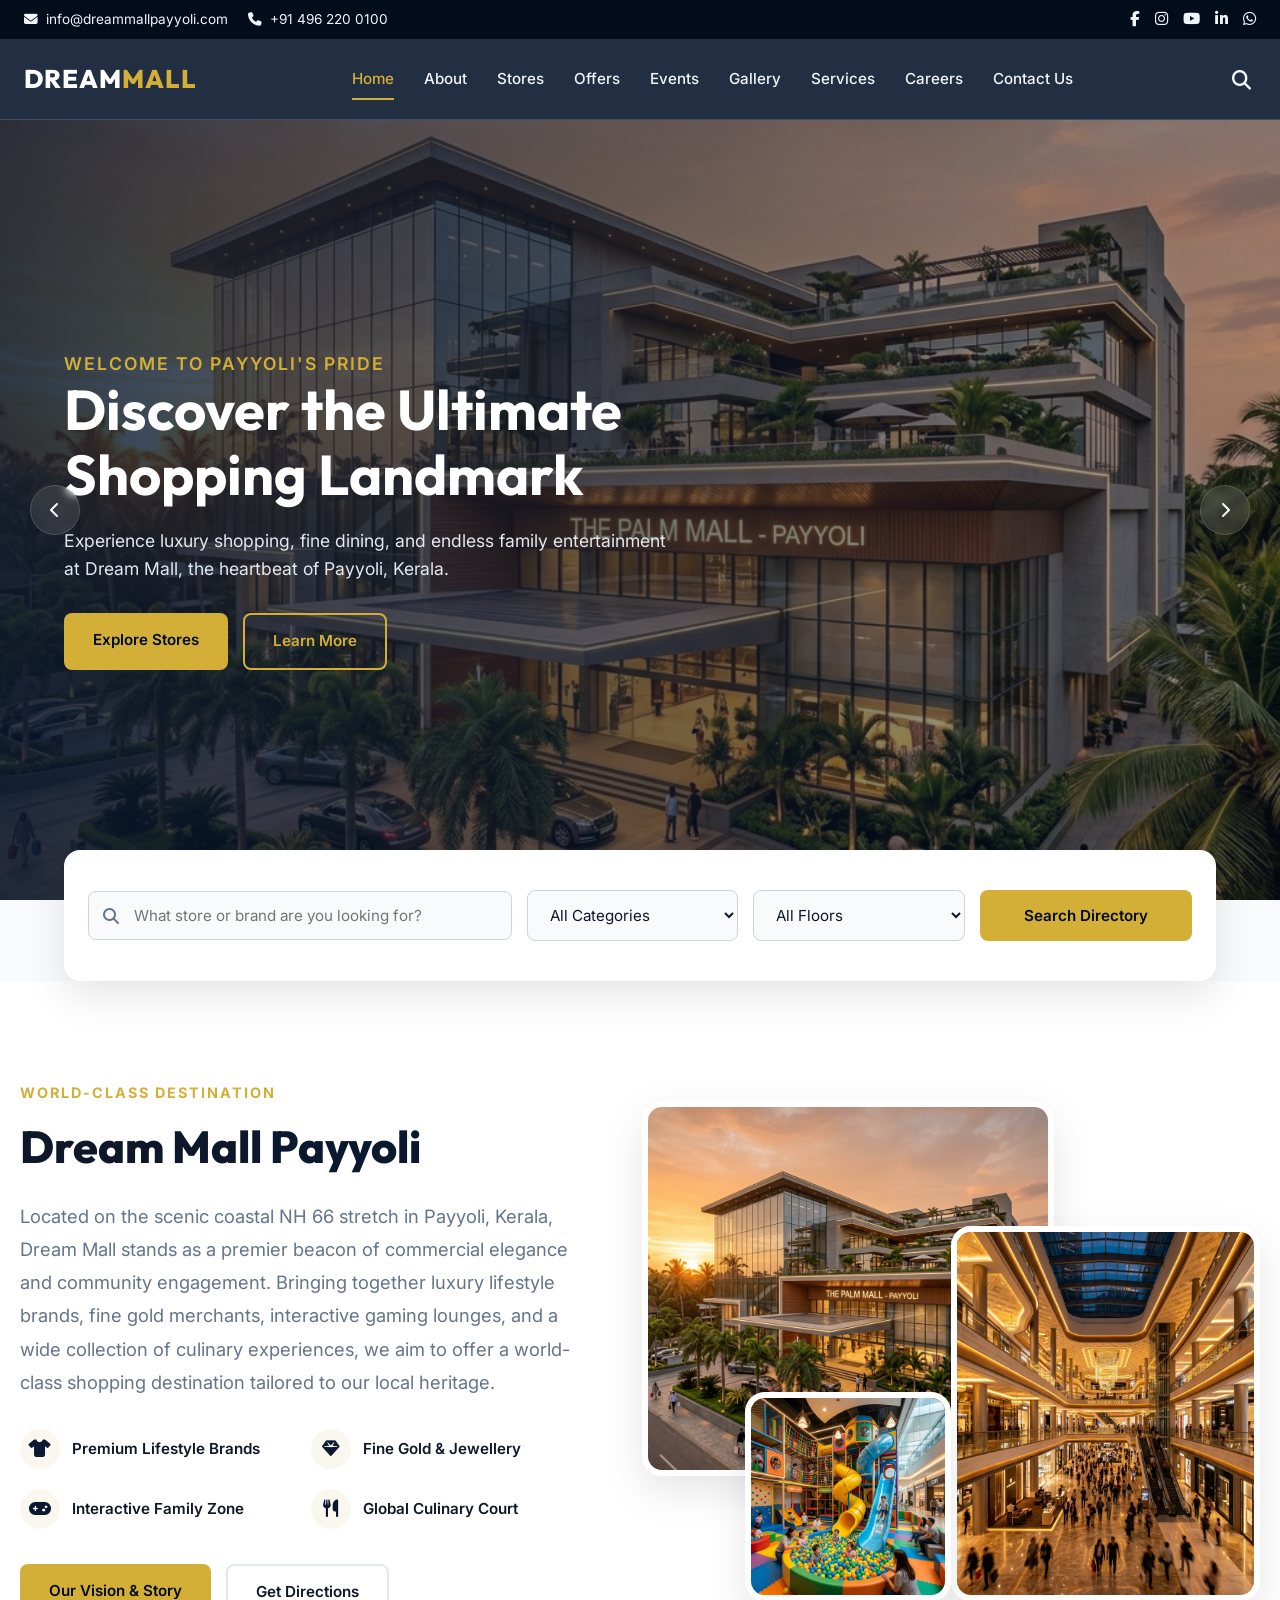
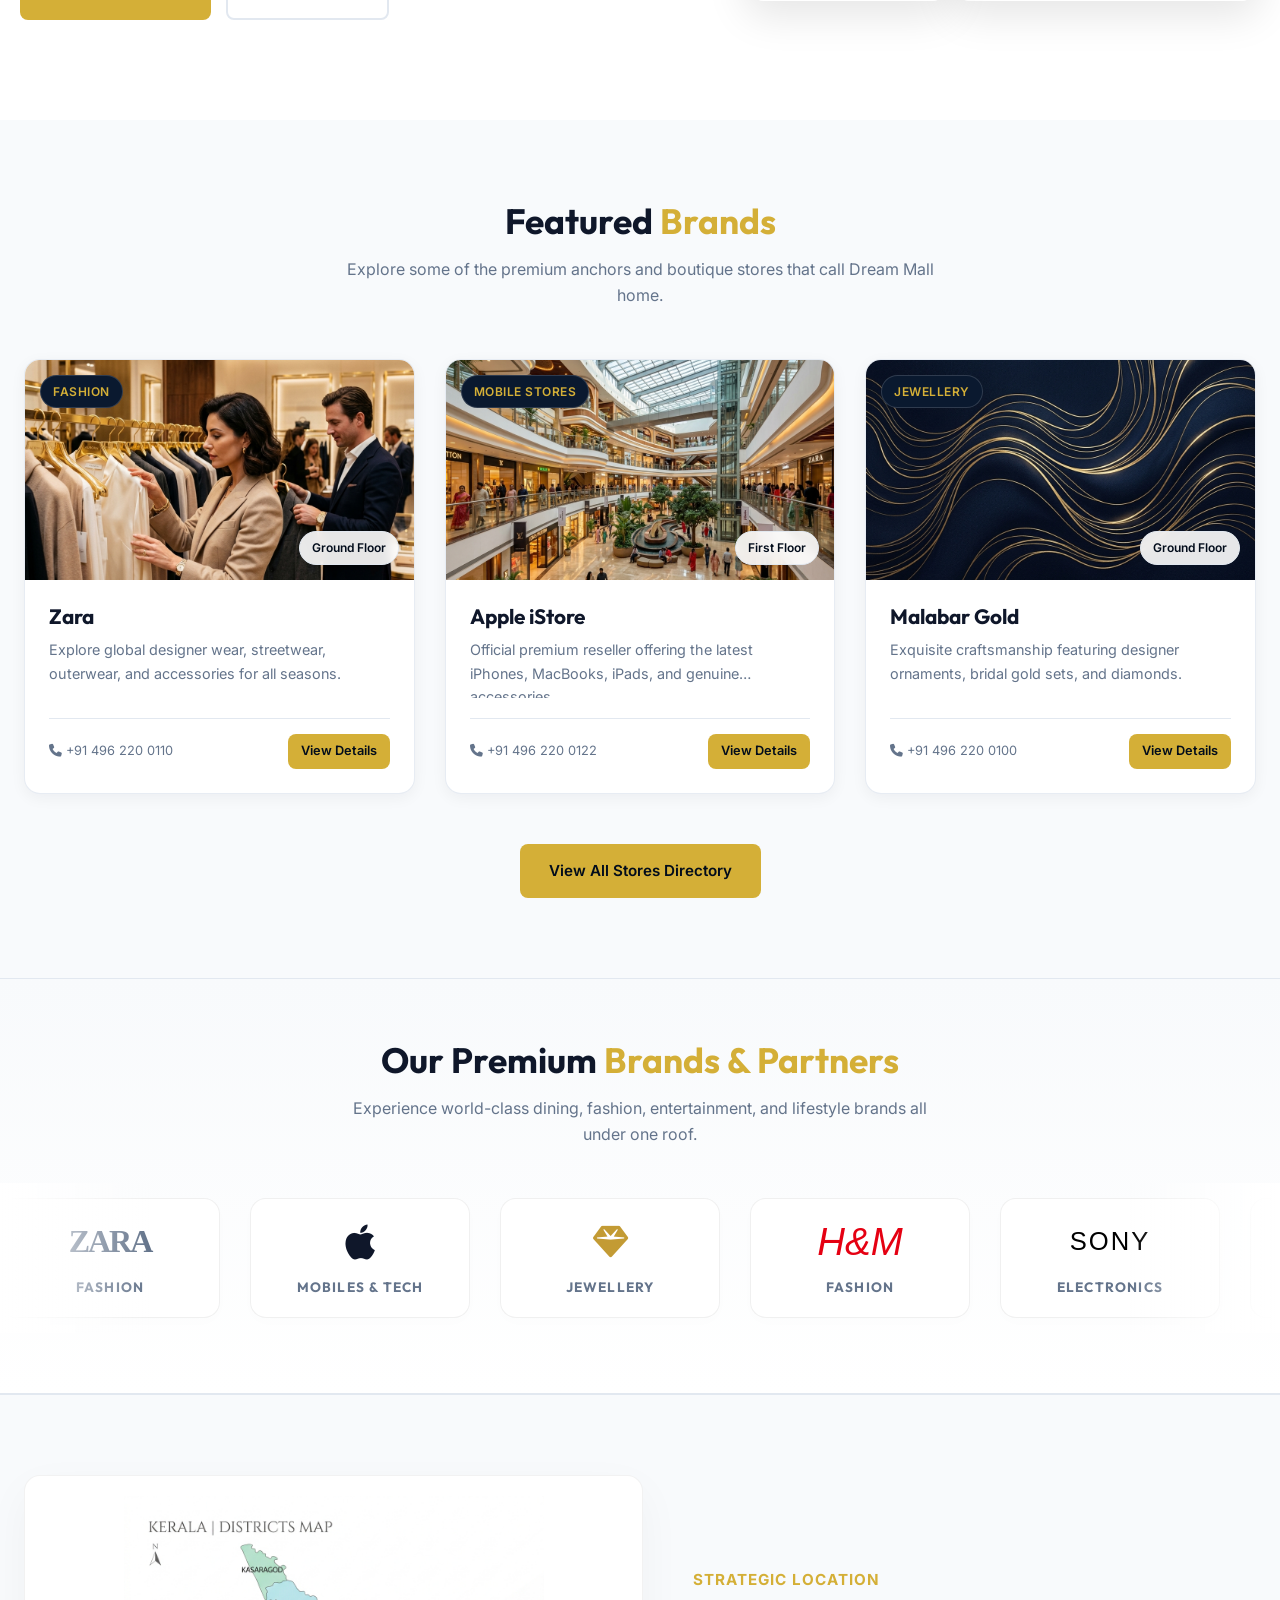
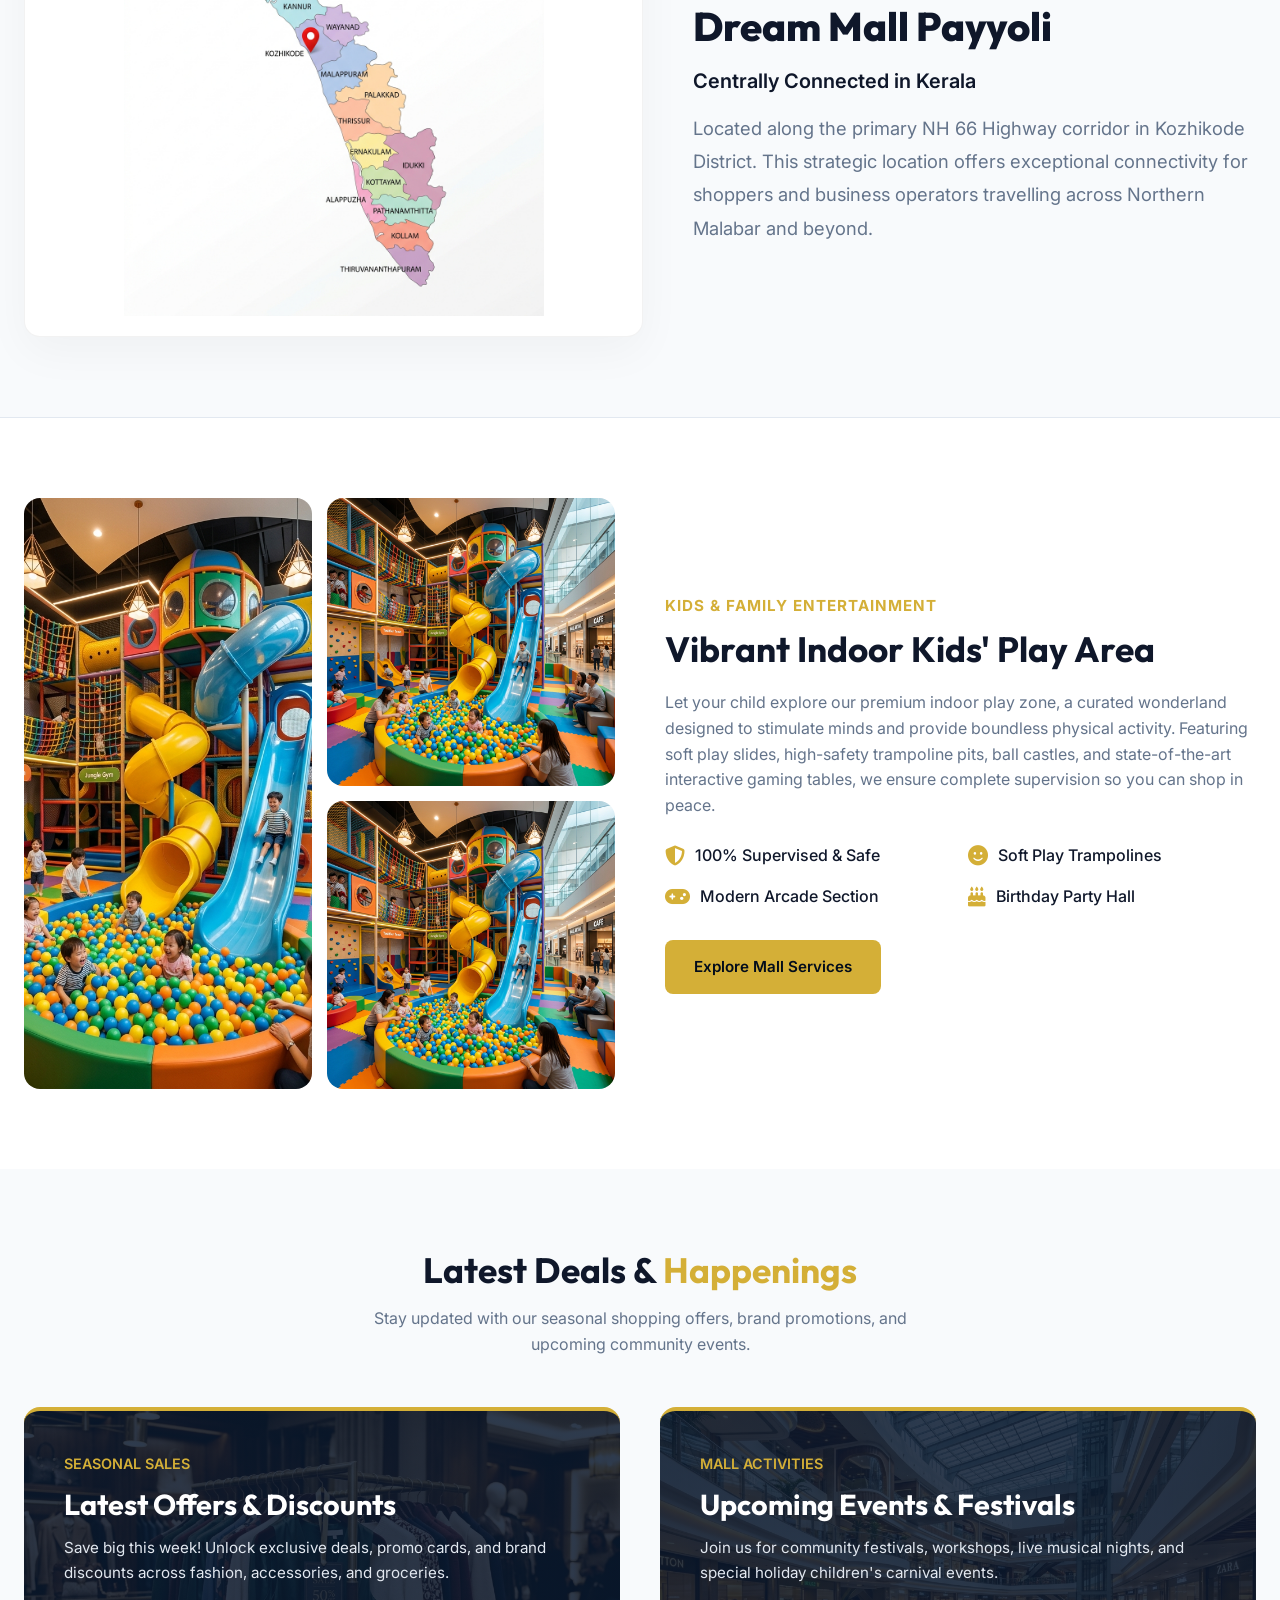
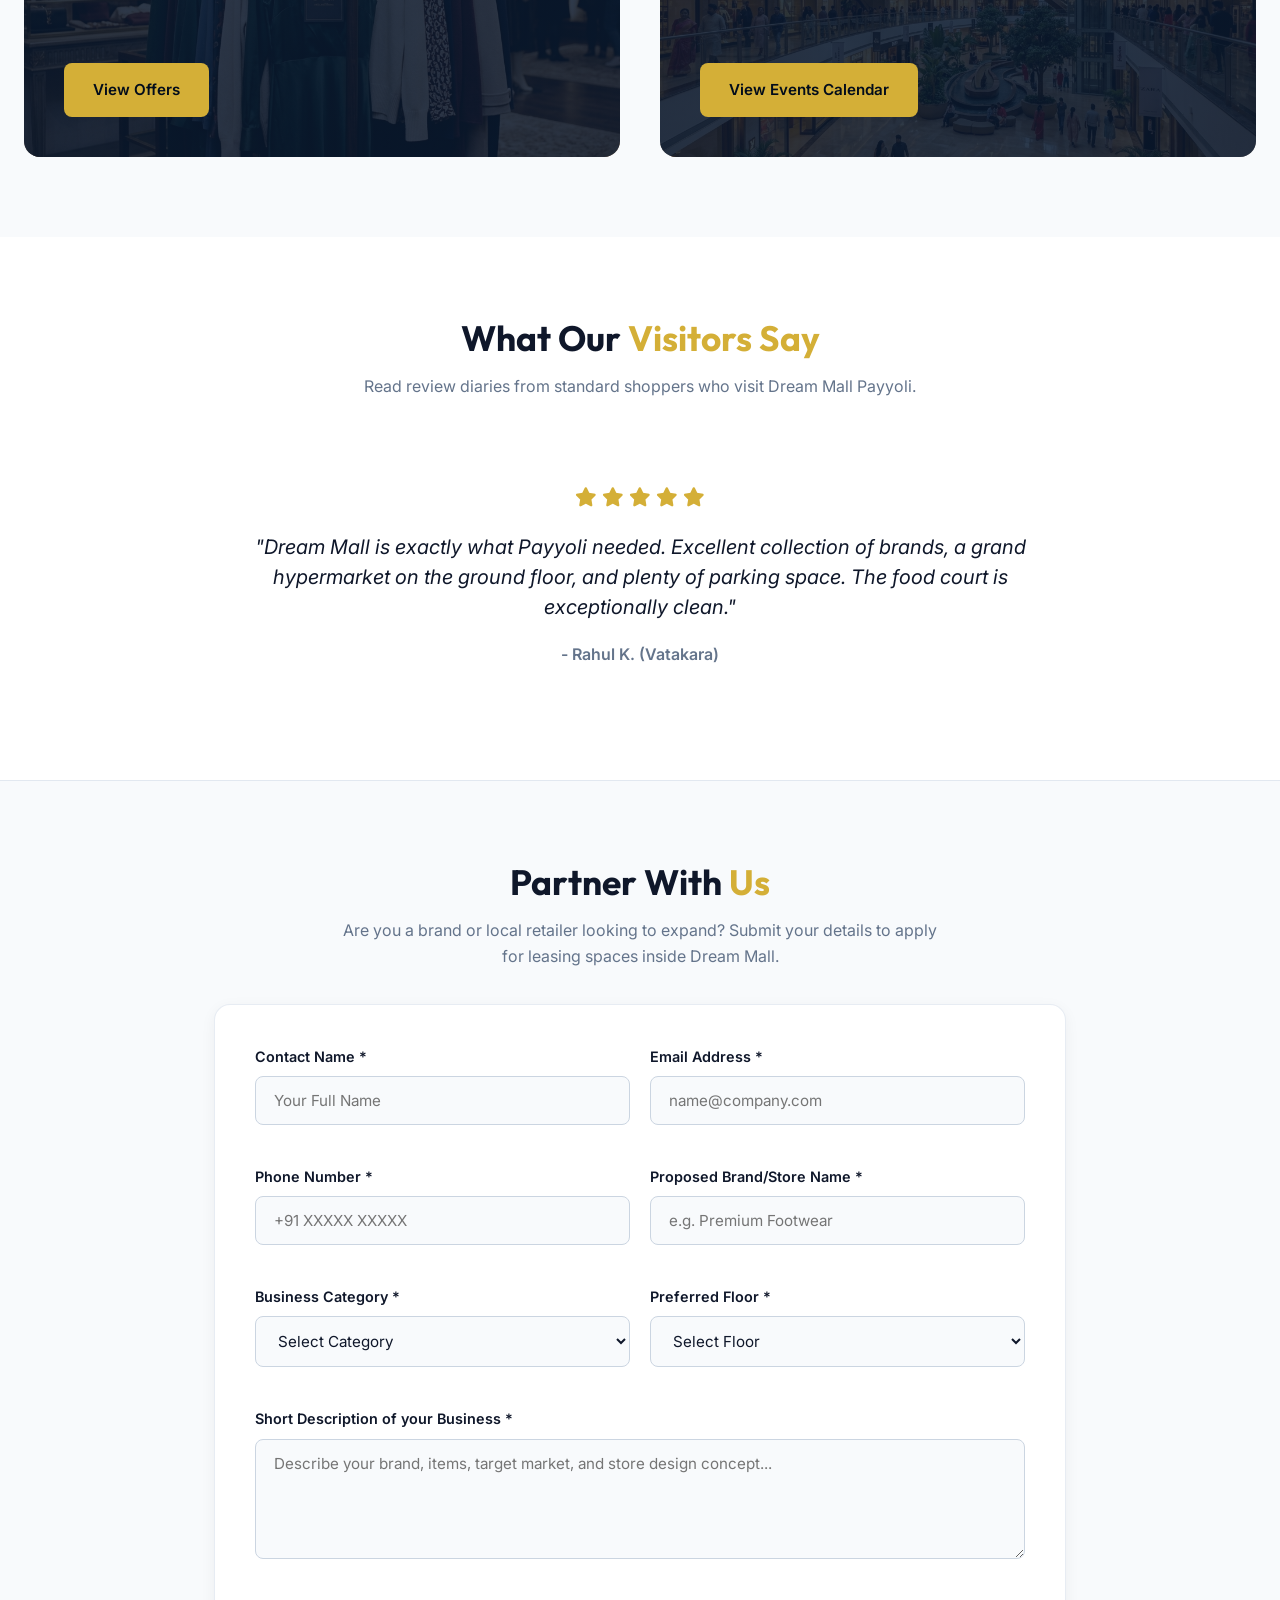
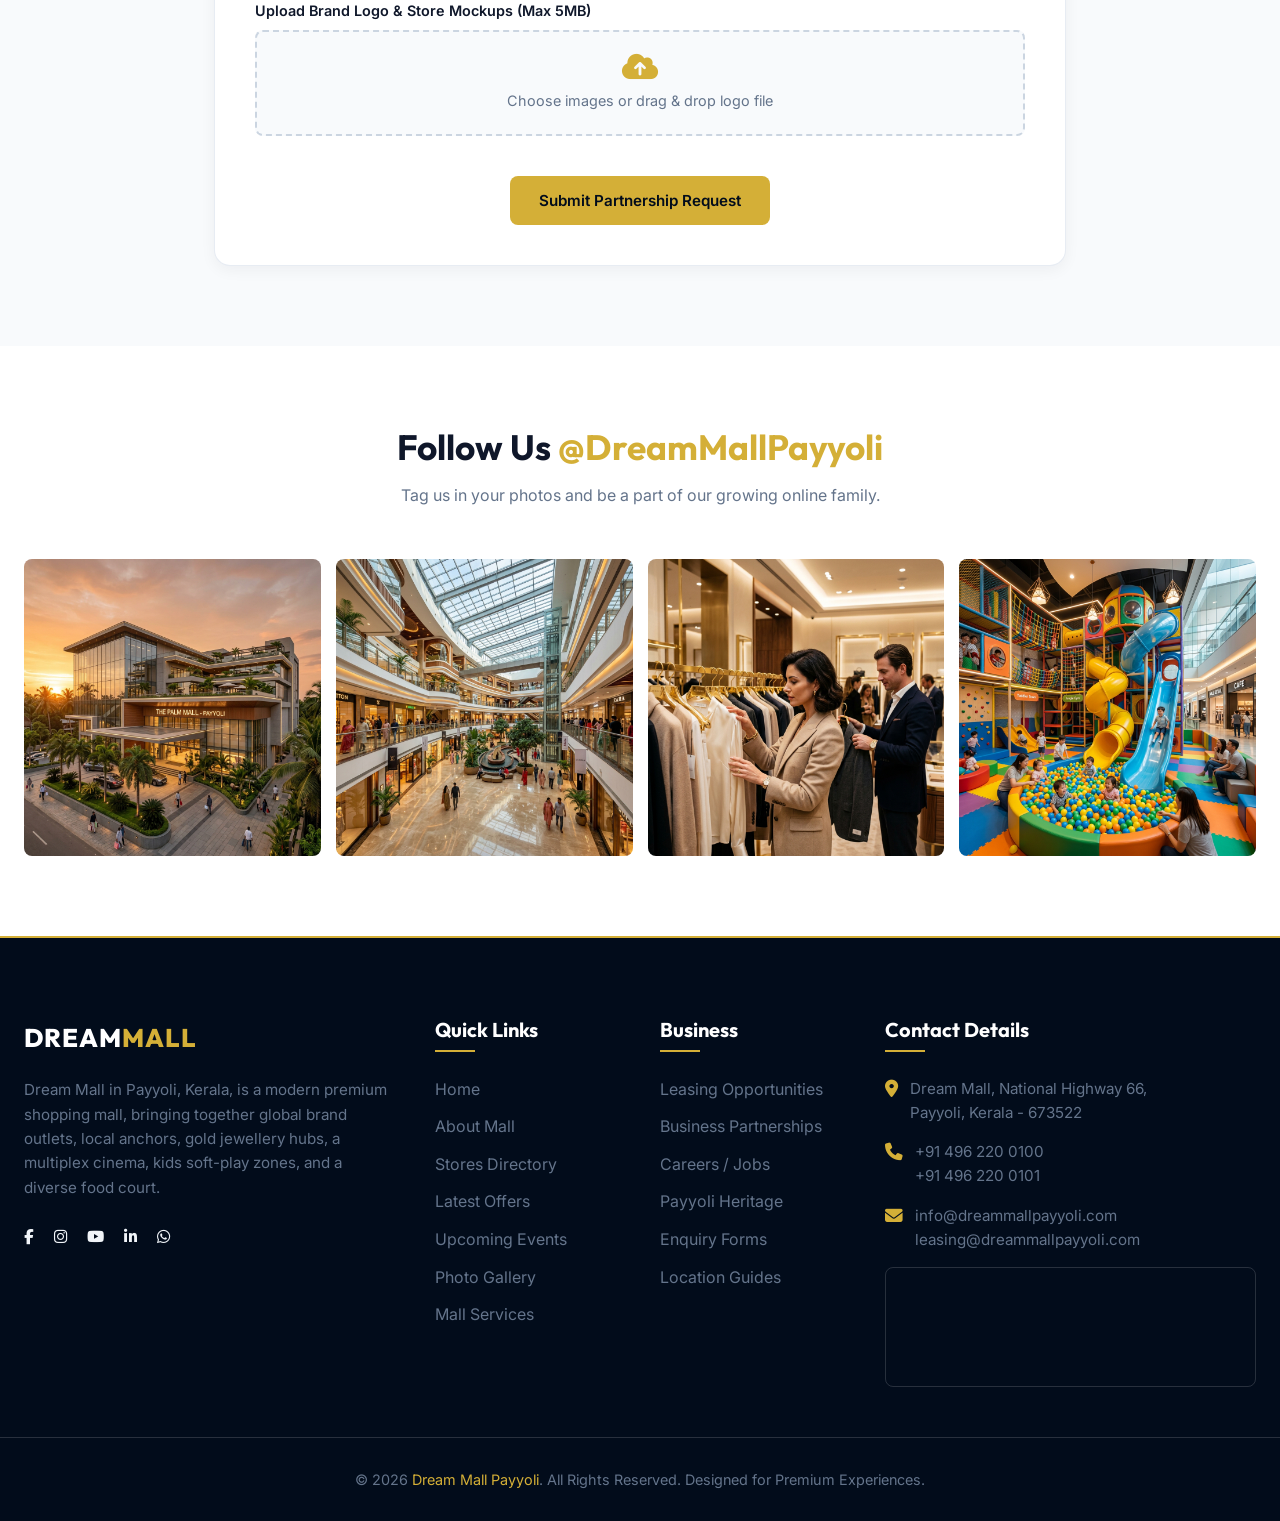
<file: index.html>
<!DOCTYPE html>
<html lang="en">
<head>
    <meta charset="UTF-8">
    <meta name="viewport" content="width=device-width, initial-scale=1.0">
    <title>Dream Mall Payyoli - Premium Shopping Mall in Kerala</title>
    <meta name="description" content="Welcome to Dream Mall in Payyoli, Kerala. Discover premium fashion stores, electronics, jewellery, fine dining, family entertainment, and children's play area.">
    <link rel="stylesheet" href="css/variables.css">
    <link rel="stylesheet" href="css/layout.css">
    <link rel="stylesheet" href="css/components.css">
    <link rel="stylesheet" href="css/pages.css">
    <!-- FontAwesome CDN for premium icons -->
    <link rel="stylesheet" href="https://cdnjs.cloudflare.com/ajax/libs/font-awesome/6.4.0/css/all.min.css">
</head>
<body>

    <!-- Top Contact and Social Bar -->
    <div class="topbar">
        <div class="container topbar-content">
            <div class="topbar-contact">
                <div class="topbar-item">
                    <i class="fa-solid fa-envelope"></i>
                    <a href="mailto:info@dreammallpayyoli.com">info@dreammallpayyoli.com</a>
                </div>
                <div class="topbar-item">
                    <i class="fa-solid fa-phone"></i>
                    <a href="tel:+914962200100">+91 496 220 0100</a>
                </div>
            </div>
            <div class="topbar-social">
                <a href="#" aria-label="Facebook"><i class="fa-brands fa-facebook-f"></i></a>
                <a href="#" aria-label="Instagram"><i class="fa-brands fa-instagram"></i></a>
                <a href="#" aria-label="YouTube"><i class="fa-brands fa-youtube"></i></a>
                <a href="#" aria-label="LinkedIn"><i class="fa-brands fa-linkedin-in"></i></a>
                <a href="#" aria-label="WhatsApp"><i class="fa-brands fa-whatsapp"></i></a>
            </div>
        </div>
    </div>

    <!-- Header Navigation -->
    <header class="header">
        <div class="container navbar">
            <a href="index.html" class="logo" data-router-link>
                <div class="logo-text">DREAM<span>MALL</span></div>
            </a>
            
            <nav class="nav-menu" id="nav-menu">
                <a href="index.html" class="nav-link active" data-router-link>Home</a>
                <a href="about.html" class="nav-link" data-router-link>About</a>
                <a href="stores.html" class="nav-link" data-router-link>Stores</a>
                <a href="offers.html" class="nav-link" data-router-link>Offers</a>
                <a href="events.html" class="nav-link" data-router-link>Events</a>
                <a href="gallery.html" class="nav-link" data-router-link>Gallery</a>
                <a href="services.html" class="nav-link" data-router-link>Services</a>
                <a href="careers.html" class="nav-link" data-router-link>Careers</a>
                <!-- <a href="corporate.html" class="nav-link" data-router-link>Leasing</a> -->
                <a href="contact.html" class="nav-link" data-router-link>Contact Us</a>
            </nav>

            <div class="header-actions">
                <button class="search-trigger" id="search-trigger-btn" aria-label="Open Search"><i class="fa-solid fa-magnifying-glass"></i></button>
                <button class="hamburger" id="hamburger-btn" aria-label="Toggle Menu">
                    <span></span>
                    <span></span>
                    <span></span>
                </button>
            </div>
        </div>
    </header>

    <!-- Shared Main Wrapper for router swaps -->
    <main id="main-content">
        <!-- Hero Crossfade Slider Section -->
        <section class="hero-slider" id="hero-slider-section">
            <!-- Slide 1: Exterior View -->
            <div class="slide active" style="background-image: url('assets/images/hero_1.png');">
                <div class="container">
                    <div class="slide-content">
                        <span class="slide-subtitle">Welcome to Payyoli's Pride</span>
                        <h1 class="slide-title" style="color: #ffffff;">Discover the Ultimate Shopping Landmark</h1>
                        <p class="slide-text">Experience luxury shopping, fine dining, and endless family entertainment at Dream Mall, the heartbeat of Payyoli, Kerala.</p>
                        <div class="slide-actions">
                            <a href="stores.html" class="btn btn-gold" data-router-link>Explore Stores</a>
                            <a href="about.html" class="btn btn-outline" data-router-link>Learn More</a>
                        </div>
                    </div>
                </div>
            </div>
            
            <!-- Slide 2: Interior View -->
            <div class="slide" style="background-image: url('assets/images/hero_2.png');">
                <div class="container">
                    <div class="slide-content">
                        <span class="slide-subtitle">Grand Architectural Wonder</span>
                        <h1 class="slide-title" style="color: #ffffff;">Elegant Interiors & Luxury Ambiance</h1>
                        <p class="slide-text">Walk through three floors of architectural luxury with glass skylights, spacious walkways, and a vibrant community vibe.</p>
                        <div class="slide-actions">
                            <a href="gallery.html" class="btn btn-gold" data-router-link>View Gallery</a>
                            <a href="services.html" class="btn btn-outline" data-router-link>Our Amenities</a>
                        </div>
                    </div>
                </div>
            </div>

            <!-- Slide 3: Shopping Experience -->
            <div class="slide" style="background-image: url('assets/images/hero_3.png');">
                <div class="container">
                    <div class="slide-content">
                        <span class="slide-subtitle">Unmatched Brand Selections</span>
                        <h1 class="slide-title" style="color: #ffffff;">World Class Fashion & Lifestyle Brands</h1>
                        <p class="slide-text">Browse international labels, bespoke designers, jewellery boutiques, and electronics showrooms tailored for your standards.</p>
                        <div class="slide-actions">
                            <a href="stores.html?cat=Fashion" class="btn btn-gold" data-router-link>Shop Fashion</a>
                            <a href="offers.html" class="btn btn-outline" data-router-link>Latest Deals</a>
                        </div>
                    </div>
                </div>
            </div>

            <!-- Slide 4: Kids Zone -->
            <div class="slide" style="background-image: url('assets/images/hero_4.png');">
                <div class="container">
                    <div class="slide-content">
                        <span class="slide-subtitle">Joy for the Little Ones</span>
                        <h1 class="slide-title" style="color: #ffffff;">Interactive Indoor Family Play Zone</h1>
                        <p class="slide-text">Create beautiful family memories in our safe, custom-designed indoor play zone filled with activities, soft play areas, and arcade games.</p>
                        <div class="slide-actions">
                            <a href="services.html" class="btn btn-gold" data-router-link>Explore Play Area</a>
                            <a href="events.html" class="btn btn-outline" data-router-link>Upcoming Activities</a>
                        </div>
                    </div>
                </div>
            </div>

            <!-- Slide 5: Fine Dining -->
            <div class="slide" style="background-image: url('assets/images/hero_5.png');">
                <div class="container">
                    <div class="slide-content">
                        <span class="slide-subtitle">Culinary Gastronomic Delights</span>
                        <h1 class="slide-title" style="color: #ffffff;">Vibrant Food Court & Specialty Cafes</h1>
                        <p class="slide-text">Relish local Keralite delicacies, quick snacks, or international gourmet meals in our grand hygiene-first dining space.</p>
                        <div class="slide-actions">
                            <a href="stores.html?cat=Food Court" class="btn btn-gold" data-router-link>View Restaurants</a>
                            <a href="contact.html" class="btn btn-outline" data-router-link>Contact Directory</a>
                        </div>
                    </div>
                </div>
            </div>

            <!-- Controls -->
            <button class="slider-arrow slider-arrow-prev" aria-label="Previous Slide"><i class="fa-solid fa-chevron-left"></i></button>
            <button class="slider-arrow slider-arrow-next" aria-label="Next Slide"><i class="fa-solid fa-chevron-right"></i></button>
            <div class="slider-dots"></div>
        </section>

        <!-- Quick Search Bar Section -->
        <section class="quick-search-section bg-white" style="padding: 40px 0; margin-top:-50px; position:relative; z-index:100; border-radius: var(--radius-lg); box-shadow: 0 15px 40px rgba(0,0,0,0.1); width: 90%; max-width: var(--max-width); margin-left: auto; margin-right: auto;">
            <div class="container">
                <form id="quick-search-form">
                    <div class="form-group" style="margin-bottom:0;">
                        <label for="quick-search-input" class="sr-only">Search Stores</label>
                        <div style="position:relative;">
                            <input type="text" id="quick-search-input" class="form-input" placeholder="What store or brand are you looking for?" style="padding-left:45px; width:100%;">
                            <i class="fa-solid fa-magnifying-glass" style="position:absolute; left:15px; top:50%; transform:translateY(-50%); color:var(--color-text-muted);"></i>
                        </div>
                    </div>
                    <div class="form-group" style="margin-bottom:0;">
                        <label for="quick-search-cat" class="sr-only">Category</label>
                        <select id="quick-search-cat" class="form-select">
                            <option value="">All Categories</option>
                            <option value="Fashion">Fashion</option>
                            <option value="Electronics">Electronics</option>
                            <option value="Jewellery">Jewellery</option>
                            <option value="Grocery">Grocery</option>
                            <option value="Food Court">Food Court</option>
                        </select>
                    </div>
                    <div class="form-group" style="margin-bottom:0;">
                        <label for="quick-search-floor" class="sr-only">Floor</label>
                        <select id="quick-search-floor" class="form-select">
                            <option value="">All Floors</option>
                            <option value="Ground">Ground Floor</option>
                            <option value="First">First Floor</option>
                            <option value="Second">Second Floor</option>
                            <option value="Third">Third Floor</option>
                        </select>
                    </div>
                    <button type="submit" class="btn btn-gold" style="height: 100%;">Search Directory</button>
                </form>
            </div>
        </section>

        <!-- Introduction Section -->
        <section class="section-padding bg-white" style="position: relative; overflow: hidden; padding: 100px 0;">
            <style>
                .intro-container {
                    display: grid;
                    grid-template-columns: 1fr 1.1fr;
                    gap: 60px;
                    align-items: center;
                    max-width: var(--max-width);
                    margin: 0 auto;
                    padding: 0 20px;
                }
                @media (max-width: 991px) {
                    .intro-container {
                        grid-template-columns: 1fr;
                        gap: 50px;
                    }
                }
                .intro-text-wrapper {
                    display: flex;
                    flex-direction: column;
                }
                .intro-tag-line {
                    color: var(--color-accent-gold, #c39b34);
                    font-weight: 700;
                    font-size: 0.9rem;
                    text-transform: uppercase;
                    letter-spacing: 2px;
                    margin-bottom: 15px;
                    display: inline-block;
                }
                .intro-heading {
                    font-size: 2.8rem;
                    font-weight: 800;
                    line-height: 1.25;
                    color: var(--color-text-dark, #1c1c1c);
                    margin-bottom: 25px;
                }
                .intro-heading span {
                    color: var(--color-primary, #c39b34);
                    position: relative;
                }
                .intro-desc {
                    font-size: 1.15rem;
                    line-height: 1.8;
                    color: var(--color-text-muted, #666);
                    margin-bottom: 30px;
                }
                .intro-highlights {
                    display: grid;
                    grid-template-columns: 1fr 1fr;
                    gap: 20px;
                    margin-bottom: 35px;
                }
                @media (max-width: 480px) {
                    .intro-highlights {
                        grid-template-columns: 1fr;
                    }
                }
                .intro-highlight-item {
                    display: flex;
                    align-items: center;
                    gap: 12px;
                }
                .intro-highlight-item i {
                    width: 40px;
                    height: 40px;
                    border-radius: 50%;
                    background: rgba(195, 155, 52, 0.08);
                    color: var(--color-primary, #c39b34);
                    display: flex;
                    align-items: center;
                    justify-content: center;
                    font-size: 1.1rem;
                    flex-shrink: 0;
                }
                .intro-highlight-text {
                    font-size: 0.95rem;
                    font-weight: 600;
                    color: var(--color-text-dark, #1c1c1c);
                }
                .intro-collage {
                    display: grid;
                    grid-template-columns: repeat(12, 1fr);
                    grid-template-rows: repeat(12, 1fr);
                    height: 500px;
                    position: relative;
                    width: 100%;
                }
                @media (max-width: 575px) {
                    .intro-collage {
                        height: 380px;
                    }
                }
                .intro-collage-item {
                    border-radius: 20px;
                    overflow: hidden;
                    box-shadow: 0 15px 40px rgba(0,0,0,0.1);
                    border: 6px solid #ffffff;
                    transition: all 0.5s cubic-bezier(0.165, 0.84, 0.44, 1);
                    position: relative;
                }
                .intro-collage-item img {
                    width: 100%;
                    height: 100%;
                    object-fit: cover;
                    display: block;
                    transition: transform 0.7s ease;
                }
                .intro-collage-item:hover {
                    transform: translateY(-10px) scale(1.03);
                    z-index: 10;
                    box-shadow: 0 25px 50px rgba(195, 155, 52, 0.18);
                    border-color: rgba(195, 155, 52, 0.1);
                }
                .intro-collage-item:hover img {
                    transform: scale(1.08);
                }
                /* Collage positioning */
                .collage-main {
                    grid-column: 1 / 9;
                    grid-row: 1 / 10;
                    z-index: 1;
                }
                .collage-sub1 {
                    grid-column: 7 / 13;
                    grid-row: 4 / 13;
                    z-index: 2;
                }
                .collage-sub2 {
                    grid-column: 3 / 7;
                    grid-row: 8 / 13;
                    z-index: 3;
                }

                /* Quick Search & Offers/Events Grid Responsiveness */
                #quick-search-form {
                    display: grid;
                    grid-template-columns: 2fr 1fr 1fr 1fr;
                    gap: 15px;
                    align-items: center;
                }
                .offers-events-grid {
                    display: grid;
                    grid-template-columns: 1fr 1fr;
                    gap: 40px;
                }

                @media (max-width: 991px) {
                    #quick-search-form {
                        grid-template-columns: 1fr 1fr;
                    }
                    .offers-events-grid {
                        gap: 20px;
                    }
                }

                @media (max-width: 768px) {
                    .quick-search-section {
                        padding: 30px 0 !important;
                        margin-top: -30px !important;
                    }
                    #quick-search-form {
                        grid-template-columns: 1fr;
                        gap: 12px;
                    }
                    #quick-search-form button[type="submit"] {
                        height: auto !important;
                        padding: 14px 28px;
                    }
                    .offers-events-grid {
                        grid-template-columns: 1fr;
                        gap: 30px;
                    }
                    .offers-events-grid > div {
                        padding: 30px !important;
                        height: auto !important;
                        min-height: 280px;
                    }
                }
                
                @media (max-width: 480px) {
                    .quick-search-section {
                        padding: 20px 0 !important;
                        margin-top: -20px !important;
                    }
                    .offers-events-grid > div {
                        padding: 20px !important;
                        min-height: 250px;
                    }
                    .offers-events-grid > div h3 {
                        font-size: 1.5rem !important;
                    }
                }
            </style>
            
            <div class="intro-container reveal">
                <div class="intro-text-wrapper">
                    <span class="intro-tag-line">World-Class Destination</span>
                    <h2 class="intro-heading">Dream Mall <span>Payyoli</span></h2>
                    <p class="intro-desc">Located on the scenic coastal NH 66 stretch in Payyoli, Kerala, Dream Mall stands as a premier beacon of commercial elegance and community engagement. Bringing together luxury lifestyle brands, fine gold merchants, interactive gaming lounges, and a wide collection of culinary experiences, we aim to offer a world-class shopping destination tailored to our local heritage.</p>
                    
                    <div class="intro-highlights">
                        <div class="intro-highlight-item">
                            <i class="fa-solid fa-shirt"></i>
                            <span class="intro-highlight-text">Premium Lifestyle Brands</span>
                        </div>
                        <div class="intro-highlight-item">
                            <i class="fa-solid fa-gem"></i>
                            <span class="intro-highlight-text">Fine Gold & Jewellery</span>
                        </div>
                        <div class="intro-highlight-item">
                            <i class="fa-solid fa-gamepad"></i>
                            <span class="intro-highlight-text">Interactive Family Zone</span>
                        </div>
                        <div class="intro-highlight-item">
                            <i class="fa-solid fa-utensils"></i>
                            <span class="intro-highlight-text">Global Culinary Court</span>
                        </div>
                    </div>

                    <div style="display:flex; gap:15px;">
                        <a href="about.html" class="btn btn-gold" data-router-link>Our Vision & Story</a>
                        <a href="location.html" class="btn btn-silver" data-router-link>Get Directions</a>
                    </div>
                </div>

                <div class="intro-collage">
                    <!-- Main Big Image (Mall Exterior) -->
                    <div class="intro-collage-item collage-main">
                        <img src="assets/images/about_building.webp" alt="Dream Mall Exterior Frontage" loading="lazy">
                    </div>
                    <!-- Overlapping Image 1 (Premium Mall Interior) -->
                    <div class="intro-collage-item collage-sub1">
                        <img src="assets/images/about_banner.webp" alt="Premium Mall Interior" loading="lazy">
                    </div>
                    <!-- Overlapping Image 2 (Kids Play / Entertainment) -->
                    <div class="intro-collage-item collage-sub2">
                        <img src="assets/images/play_1.webp" alt="Entertainment Play Area" loading="lazy">
                    </div>
                </div>
            </div>
        </section>

        <!-- Featured Stores Section -->
        <section class="section-padding" style="background-color: var(--color-bg-light);">
            <div class="container">
                <div class="section-header reveal">
                    <h2>Featured <span>Brands</span></h2>
                    <p>Explore some of the premium anchors and boutique stores that call Dream Mall home.</p>
                </div>
                <div class="stores-grid-home">
                    <!-- Store 1: Zara -->
                    <article class="store-card card reveal">
                        <div class="card-img">
                            <img src="assets/images/store_zara.webp" alt="Zara Store Cover" loading="lazy">
                            <span class="card-tag">Fashion</span>
                            <span class="card-floor">Ground Floor</span>
                        </div>
                        <div class="card-body">
                            <h3 class="card-title">Zara</h3>
                            <p class="card-text">Explore global designer wear, streetwear, outerwear, and accessories for all seasons.</p>
                            <div class="card-footer">
                                <span class="store-contact"><i class="fa-solid fa-phone"></i> +91 496 220 0110</span>
                                <a href="store-details.html?id=zara" class="btn btn-gold btn-sm" data-router-link>View Details</a>
                            </div>
                        </div>
                    </article>

                    <!-- Store 2: Apple iStore -->
                    <article class="store-card card reveal">
                        <div class="card-img">
                            <img src="assets/images/store_apple.webp" alt="Apple iStore Cover" loading="lazy">
                            <span class="card-tag">Mobile Stores</span>
                            <span class="card-floor">First Floor</span>
                        </div>
                        <div class="card-body">
                            <h3 class="card-title">Apple iStore</h3>
                            <p class="card-text">Official premium reseller offering the latest iPhones, MacBooks, iPads, and genuine accessories.</p>
                            <div class="card-footer">
                                <span class="store-contact"><i class="fa-solid fa-phone"></i> +91 496 220 0122</span>
                                <a href="store-details.html?id=apple" class="btn btn-gold btn-sm" data-router-link>View Details</a>
                            </div>
                        </div>
                    </article>

                    <!-- Store 3: Malabar Gold -->
                    <article class="store-card card reveal">
                        <div class="card-img">
                            <img src="assets/images/store_jewellery.webp" alt="Malabar Gold Cover" loading="lazy">
                            <span class="card-tag">Jewellery</span>
                            <span class="card-floor">Ground Floor</span>
                        </div>
                        <div class="card-body">
                            <h3 class="card-title">Malabar Gold</h3>
                            <p class="card-text">Exquisite craftsmanship featuring designer ornaments, bridal gold sets, and diamonds.</p>
                            <div class="card-footer">
                                <span class="store-contact"><i class="fa-solid fa-phone"></i> +91 496 220 0100</span>
                                <a href="store-details.html?id=malabar" class="btn btn-gold btn-sm" data-router-link>View Details</a>
                            </div>
                        </div>
                    </article>
                </div>
                <div style="text-align:center; margin-top:50px;" class="reveal">
                    <a href="stores.html" class="btn btn-gold" data-router-link>View All Stores Directory</a>
                </div>
            </div>
        </section>

        <!-- Brand Partners / Logos Section -->
        <section class="section-padding brand-partners-section" style="background: linear-gradient(180deg, var(--color-bg-light) 0%, #ffffff 100%); border-top: 1px solid var(--color-accent-silver); border-bottom: 1px solid var(--color-accent-silver); padding: 60px 0; overflow: hidden; position: relative;">
            <style>
                .brands-title {
                    text-align: center;
                    margin-bottom: 35px;
                }
                .brands-marquee-container {
                    position: relative;
                    width: 100%;
                    overflow: hidden;
                    padding: 15px 0;
                }
                /* Fade edges for premium look */
                .brands-marquee-container::before,
                .brands-marquee-container::after {
                    content: '';
                    position: absolute;
                    top: 0;
                    width: 150px;
                    height: 100%;
                    z-index: 5;
                    pointer-events: none;
                }
                .brands-marquee-container::before {
                    left: 0;
                    background: linear-gradient(90deg, #ffffff 0%, transparent 100%);
                }
                .brands-marquee-container::after {
                    right: 0;
                    background: linear-gradient(-90deg, #ffffff 0%, transparent 100%);
                }
                .brands-marquee-track {
                    display: flex;
                    gap: 30px;
                    width: max-content;
                    animation: marqueeScroll 35s linear infinite;
                }
                .brands-marquee-track:hover {
                    animation-play-state: paused;
                }
                .brand-logo-card {
                    flex-shrink: 0;
                    width: 220px;
                    height: 120px;
                    background: rgba(255, 255, 255, 0.85);
                    backdrop-filter: blur(8px);
                    border: 1px solid rgba(0, 0, 0, 0.06);
                    border-radius: 16px;
                    display: flex;
                    flex-direction: column;
                    align-items: center;
                    justify-content: center;
                    transition: all 0.4s cubic-bezier(0.165, 0.84, 0.44, 1);
                    cursor: pointer;
                    box-shadow: 0 4px 15px rgba(0,0,0,0.01);
                }
                .brand-logo-card:hover {
                    transform: translateY(-6px) scale(1.02);
                    border-color: var(--color-primary);
                    box-shadow: 0 12px 25px rgba(195, 155, 52, 0.12);
                    background: #ffffff;
                }
                .brand-logo-card svg, .brand-logo-card i {
                    font-size: 2.2rem;
                    color: var(--color-text-dark, #1c1c1c);
                    transition: transform 0.3s ease;
                }
                .brand-logo-card:hover svg, .brand-logo-card:hover i {
                    transform: scale(1.08);
                }
                .brand-logo-text {
                    font-family: 'Montserrat', 'Outfit', sans-serif;
                    font-size: 0.85rem;
                    font-weight: 700;
                    letter-spacing: 1.2px;
                    text-transform: uppercase;
                    margin-top: 10px;
                    color: var(--color-text-muted, #777);
                    transition: color 0.3s ease;
                }
                .brand-logo-card:hover .brand-logo-text {
                    color: var(--color-primary, #c39b34);
                }
                .logo-icon-wrap {
                    display: flex;
                    align-items: center;
                    justify-content: center;
                    height: 50px;
                }
                @keyframes marqueeScroll {
                    0% {
                        transform: translateX(0);
                    }
                    100% {
                        transform: translateX(calc(-250px * 15));
                    }
                }
            </style>
            <div class="container">
                <div class="section-header brands-title">
                    <h2>Our Premium <span>Brands & Partners</span></h2>
                    <p>Experience world-class dining, fashion, entertainment, and lifestyle brands all under one roof.</p>
                </div>
            </div>
            
            <div class="brands-marquee-container">
                <div class="brands-marquee-track">
                    <!-- ORIGINAL 15 CARDS -->
                    <!-- Brand 1: Zara -->
                    <div class="brand-logo-card" onclick="window.location.href='store-details.html?id=zara'">
                        <div class="logo-icon-wrap">
                            <span style="font-family: 'Times New Roman', serif; font-size: 2rem; font-weight: bold; letter-spacing: -2px;">ZARA</span>
                        </div>
                        <div class="brand-logo-text">Fashion</div>
                    </div>

                    <!-- Brand 2: Apple -->
                    <div class="brand-logo-card" onclick="window.location.href='store-details.html?id=apple'">
                        <div class="logo-icon-wrap">
                            <i class="fa-brands fa-apple" style="font-size: 2.5rem;"></i>
                        </div>
                        <div class="brand-logo-text">Mobiles & Tech</div>
                    </div>

                    <!-- Brand 3: Malabar Gold -->
                    <div class="brand-logo-card" onclick="window.location.href='store-details.html?id=malabar'">
                        <div class="logo-icon-wrap">
                            <i class="fa-solid fa-gem" style="color: #c39b34;"></i>
                        </div>
                        <div class="brand-logo-text">Jewellery</div>
                    </div>

                    <!-- Brand 4: H&M -->
                    <div class="brand-logo-card" onclick="window.location.href='stores.html?category=Fashion'">
                        <div class="logo-icon-wrap">
                            <span style="font-family: 'Impact', sans-serif; font-size: 2.4rem; color: #e50012; font-style: italic;">H&M</span>
                        </div>
                        <div class="brand-logo-text">Fashion</div>
                    </div>

                    <!-- Brand 5: Sony -->
                    <div class="brand-logo-card" onclick="window.location.href='stores.html?category=Electronics'">
                        <div class="logo-icon-wrap">
                            <span style="font-family: 'Arial Black', sans-serif; font-size: 1.6rem; letter-spacing: 2px; color: #000;">SONY</span>
                        </div>
                        <div class="brand-logo-text">Electronics</div>
                    </div>

                    <!-- Brand 6: KFC -->
                    <div class="brand-logo-card" onclick="window.location.href='stores.html?category=Food%20Court'">
                        <div class="logo-icon-wrap">
                            <span style="font-family: 'Franklin Gothic Bold', sans-serif; font-size: 2.2rem; color: #c41230; font-weight: 900; letter-spacing: -1px;">KFC</span>
                        </div>
                        <div class="brand-logo-text">Food Court</div>
                    </div>

                    <!-- Brand 7: Lulu Hypermarket -->
                    <div class="brand-logo-card" onclick="window.location.href='stores.html?category=Grocery'">
                        <div class="logo-icon-wrap">
                            <span style="font-family: 'Montserrat', sans-serif; font-size: 1.8rem; font-weight: 800; color: #008f4c;">Lulu</span>
                        </div>
                        <div class="brand-logo-text">Hypermarket</div>
                    </div>

                    <!-- Brand 8: Toy Palace -->
                    <div class="brand-logo-card" onclick="window.location.href='stores.html?category=Kids'">
                        <div class="logo-icon-wrap">
                            <i class="fa-solid fa-gamepad" style="color: #ff4081;"></i>
                        </div>
                        <div class="brand-logo-text">Kids & Toys</div>
                    </div>

                    <!-- Brand 9: Bata -->
                    <div class="brand-logo-card" onclick="window.location.href='stores.html?category=Footwear'">
                        <div class="logo-icon-wrap">
                            <span style="font-family: 'Futura', 'Trebuchet MS', sans-serif; font-size: 2rem; font-weight: bold; color: #d32f2f; font-style: italic;">Bata</span>
                        </div>
                        <div class="brand-logo-text">Footwear</div>
                    </div>

                    <!-- Brand 10: Lakme Salon -->
                    <div class="brand-logo-card" onclick="window.location.href='stores.html?category=Beauty'">
                        <div class="logo-icon-wrap">
                            <span style="font-family: 'Didot', serif; font-size: 1.5rem; letter-spacing: 2px; text-transform: uppercase;">LAKMÉ</span>
                        </div>
                        <div class="brand-logo-text">Beauty & Salon</div>
                    </div>

                    <!-- Brand 11: Starbucks -->
                    <div class="brand-logo-card" onclick="window.location.href='stores.html?category=Food%20Court'">
                        <div class="logo-icon-wrap">
                            <i class="fa-solid fa-mug-hot" style="color: #00704a; font-size: 2.2rem;"></i>
                        </div>
                        <div class="brand-logo-text">Cafe & Dining</div>
                    </div>

                    <!-- Brand 12: PVR Cinemas -->
                    <div class="brand-logo-card" onclick="window.location.href='services.html'">
                        <div class="logo-icon-wrap">
                            <span style="font-family: 'Montserrat', sans-serif; font-size: 1.8rem; font-weight: 900; color: #c39b34; letter-spacing: 2px;">PVR</span>
                        </div>
                        <div class="brand-logo-text">Multiplex</div>
                    </div>

                    <!-- Brand 13: Nike -->
                    <div class="brand-logo-card" onclick="window.location.href='stores.html?category=Fashion'">
                        <div class="logo-icon-wrap">
                            <svg viewBox="0 0 24 24" width="48" height="48" fill="currentColor" style="color: #000;">
                                <path d="M21 6.5c-3.1 1.7-6.9 4.3-9.5 7.1-2.1 2.2-3.8 4.6-4.6 6.1-.2.4-.6.6-1 .3-.3-.2-.4-.6-.2-.9.9-1.9 2.9-4.8 5.4-7.5 2.8-3 6.9-5.9 10.3-7.5.5-.2 1 0 .9.5-.1.5-.6 1.1-1.3 1.9z"/>
                            </svg>
                        </div>
                        <div class="brand-logo-text">Sportswear</div>
                    </div>

                    <!-- Brand 14: Adidas -->
                    <div class="brand-logo-card" onclick="window.location.href='stores.html?category=Fashion'">
                        <div class="logo-icon-wrap">
                            <svg viewBox="0 0 24 24" width="40" height="40" fill="currentColor" style="color: #000;">
                                <path d="M1 20h3.5l4-11h-3.5L1 20zm5.5 0h3.5l6-16.5h-3.5L6.5 20zm5.5 0h3.5l8-22H17.5l-5.5 22z" />
                            </svg>
                        </div>
                        <div class="brand-logo-text">Sportswear</div>
                    </div>

                    <!-- Brand 15: Rolex -->
                    <div class="brand-logo-card" onclick="window.location.href='stores.html?category=Jewellery'">
                        <div class="logo-icon-wrap" style="flex-direction: column; gap: 4px;">
                            <i class="fa-solid fa-crown" style="color: #006039; font-size: 1.5rem;"></i>
                            <span style="font-family: 'Times New Roman', serif; font-size: 0.95rem; font-weight: bold; letter-spacing: 1px; color: #006039;">ROLEX</span>
                        </div>
                        <div class="brand-logo-text">Luxury Watches</div>
                    </div>

                    <!-- DUPLICATE 15 CARDS FOR SEAMLESS INFINITE LOOP -->
                    <!-- Brand 1 (Dup) -->
                    <div class="brand-logo-card" onclick="window.location.href='store-details.html?id=zara'">
                        <div class="logo-icon-wrap">
                            <span style="font-family: 'Times New Roman', serif; font-size: 2rem; font-weight: bold; letter-spacing: -2px;">ZARA</span>
                        </div>
                        <div class="brand-logo-text">Fashion</div>
                    </div>

                    <!-- Brand 2 (Dup) -->
                    <div class="brand-logo-card" onclick="window.location.href='store-details.html?id=apple'">
                        <div class="logo-icon-wrap">
                            <i class="fa-brands fa-apple" style="font-size: 2.5rem;"></i>
                        </div>
                        <div class="brand-logo-text">Mobiles & Tech</div>
                    </div>

                    <!-- Brand 3 (Dup) -->
                    <div class="brand-logo-card" onclick="window.location.href='store-details.html?id=malabar'">
                        <div class="logo-icon-wrap">
                            <i class="fa-solid fa-gem" style="color: #c39b34;"></i>
                        </div>
                        <div class="brand-logo-text">Jewellery</div>
                    </div>

                    <!-- Brand 4 (Dup) -->
                    <div class="brand-logo-card" onclick="window.location.href='stores.html?category=Fashion'">
                        <div class="logo-icon-wrap">
                            <span style="font-family: 'Impact', sans-serif; font-size: 2.4rem; color: #e50012; font-style: italic;">H&M</span>
                        </div>
                        <div class="brand-logo-text">Fashion</div>
                    </div>

                    <!-- Brand 5 (Dup) -->
                    <div class="brand-logo-card" onclick="window.location.href='stores.html?category=Electronics'">
                        <div class="logo-icon-wrap">
                            <span style="font-family: 'Arial Black', sans-serif; font-size: 1.6rem; letter-spacing: 2px; color: #000;">SONY</span>
                        </div>
                        <div class="brand-logo-text">Electronics</div>
                    </div>

                    <!-- Brand 6 (Dup) -->
                    <div class="brand-logo-card" onclick="window.location.href='stores.html?category=Food%20Court'">
                        <div class="logo-icon-wrap">
                            <span style="font-family: 'Franklin Gothic Bold', sans-serif; font-size: 2.2rem; color: #c41230; font-weight: 900; letter-spacing: -1px;">KFC</span>
                        </div>
                        <div class="brand-logo-text">Food Court</div>
                    </div>

                    <!-- Brand 7 (Dup) -->
                    <div class="brand-logo-card" onclick="window.location.href='stores.html?category=Grocery'">
                        <div class="logo-icon-wrap">
                            <span style="font-family: 'Montserrat', sans-serif; font-size: 1.8rem; font-weight: 800; color: #008f4c;">Lulu</span>
                        </div>
                        <div class="brand-logo-text">Hypermarket</div>
                    </div>

                    <!-- Brand 8 (Dup) -->
                    <div class="brand-logo-card" onclick="window.location.href='stores.html?category=Kids'">
                        <div class="logo-icon-wrap">
                            <i class="fa-solid fa-gamepad" style="color: #ff4081;"></i>
                        </div>
                        <div class="brand-logo-text">Kids & Toys</div>
                    </div>

                    <!-- Brand 9 (Dup) -->
                    <div class="brand-logo-card" onclick="window.location.href='stores.html?category=Footwear'">
                        <div class="logo-icon-wrap">
                            <span style="font-family: 'Futura', 'Trebuchet MS', sans-serif; font-size: 2rem; font-weight: bold; color: #d32f2f; font-style: italic;">Bata</span>
                        </div>
                        <div class="brand-logo-text">Footwear</div>
                    </div>

                    <!-- Brand 10 (Dup) -->
                    <div class="brand-logo-card" onclick="window.location.href='stores.html?category=Beauty'">
                        <div class="logo-icon-wrap">
                            <span style="font-family: 'Didot', serif; font-size: 1.5rem; letter-spacing: 2px; text-transform: uppercase;">LAKMÉ</span>
                        </div>
                        <div class="brand-logo-text">Beauty & Salon</div>
                    </div>

                    <!-- Brand 11 (Dup) -->
                    <div class="brand-logo-card" onclick="window.location.href='stores.html?category=Food%20Court'">
                        <div class="logo-icon-wrap">
                            <i class="fa-solid fa-mug-hot" style="color: #00704a; font-size: 2.2rem;"></i>
                        </div>
                        <div class="brand-logo-text">Cafe & Dining</div>
                    </div>

                    <!-- Brand 12 (Dup) -->
                    <div class="brand-logo-card" onclick="window.location.href='services.html'">
                        <div class="logo-icon-wrap">
                            <span style="font-family: 'Montserrat', sans-serif; font-size: 1.8rem; font-weight: 900; color: #c39b34; letter-spacing: 2px;">PVR</span>
                        </div>
                        <div class="brand-logo-text">Multiplex</div>
                    </div>

                    <!-- Brand 13 (Dup) -->
                    <div class="brand-logo-card" onclick="window.location.href='stores.html?category=Fashion'">
                        <div class="logo-icon-wrap">
                            <svg viewBox="0 0 24 24" width="48" height="48" fill="currentColor" style="color: #000;">
                                <path d="M21 6.5c-3.1 1.7-6.9 4.3-9.5 7.1-2.1 2.2-3.8 4.6-4.6 6.1-.2.4-.6.6-1 .3-.3-.2-.4-.6-.2-.9.9-1.9 2.9-4.8 5.4-7.5 2.8-3 6.9-5.9 10.3-7.5.5-.2 1 0 .9.5-.1.5-.6 1.1-1.3 1.9z"/>
                            </svg>
                        </div>
                        <div class="brand-logo-text">Sportswear</div>
                    </div>

                    <!-- Brand 14 (Dup) -->
                    <div class="brand-logo-card" onclick="window.location.href='stores.html?category=Fashion'">
                        <div class="logo-icon-wrap">
                            <svg viewBox="0 0 24 24" width="40" height="40" fill="currentColor" style="color: #000;">
                                <path d="M1 20h3.5l4-11h-3.5L1 20zm5.5 0h3.5l6-16.5h-3.5L6.5 20zm5.5 0h3.5l8-22H17.5l-5.5 22z" />
                            </svg>
                        </div>
                        <div class="brand-logo-text">Sportswear</div>
                    </div>

                    <!-- Brand 15 (Dup) -->
                    <div class="brand-logo-card" onclick="window.location.href='stores.html?category=Jewellery'">
                        <div class="logo-icon-wrap" style="flex-direction: column; gap: 4px;">
                            <i class="fa-solid fa-crown" style="color: #006039; font-size: 1.5rem;"></i>
                            <span style="font-family: 'Times New Roman', serif; font-size: 0.95rem; font-weight: bold; letter-spacing: 1px; color: #006039;">ROLEX</span>
                        </div>
                        <div class="brand-logo-text">Luxury Watches</div>
                    </div>
                </div>
            </div>
        </section>

        <!-- Kerala Districts Map Section -->
        <section class="section-padding" style="background-color: var(--color-bg-light); border-top: 1px solid var(--color-accent-silver); border-bottom: 1px solid var(--color-accent-silver);">
            <style>
                .map-grid {
                    display: grid;
                    grid-template-columns: 1.1fr 1fr;
                    gap: 50px;
                    align-items: center;
                }
                .map-visual-container {
                    background: #ffffff;
                    padding: 20px;
                    border-radius: var(--radius-lg);
                    box-shadow: 0 15px 45px rgba(0,0,0,0.04);
                    display: flex;
                    justify-content: center;
                    align-items: center;
                    position: relative;
                    border: 1px solid rgba(0, 0, 0, 0.05);
                    overflow: hidden;
                }
                .kerala-map-image {
                    width: 100%;
                    max-width: 420px;
                    height: auto;
                    display: block;
                }
                .map-marker {
                    position: absolute;
                    top: 28.5%;
                    left: 32%;
                    transform: translate(-50%, -50%);
                    z-index: 10;
                }
                .pulse-ring-html {
                    position: absolute;
                    width: 10px;
                    height: 10px;
                    border: 2px solid #d9351f;
                    border-radius: 50%;
                    left: 50%;
                    top: 50%;
                    transform: translate(-50%, -50%) scale(1);
                    animation: mapPulse 2s infinite ease-out;
                    pointer-events: none;
                    box-sizing: border-box;
                }
                .pulse-point-html {
                    position: absolute;
                    width: 10px;
                    height: 10px;
                    background: #d9351f;
                    border: 2px solid #ffffff;
                    border-radius: 50%;
                    left: 50%;
                    top: 50%;
                    transform: translate(-50%, -50%);
                    box-shadow: 0 0 8px rgba(217, 53, 31, 0.6);
                }
                .marker-label-html {
                    position: absolute;
                    left: 15px;
                    top: 50%;
                    transform: translateY(-50%);
                    background: #141416;
                    border: 1px solid #d4af37;
                    padding: 6px 12px;
                    border-radius: 4px;
                    white-space: nowrap;
                    box-shadow: 0 4px 15px rgba(0,0,0,0.15);
                    pointer-events: none;
                }
                .marker-label-text {
                    font-family: 'DM Sans', sans-serif;
                    font-size: 10px;
                    font-weight: 700;
                    color: #ffffff;
                    letter-spacing: 0.5px;
                }
                @keyframes mapPulse {
                    0% {
                        transform: translate(-50%, -50%) scale(1);
                        opacity: 1;
                    }
                    100% {
                        transform: translate(-50%, -50%) scale(4);
                        opacity: 0;
                    }
                }
                @media (max-width: 900px) {
                    .map-grid {
                        grid-template-columns: 1fr;
                        gap: 40px;
                    }
                    .map-visual-container {
                        padding: 20px;
                    }
                }
            </style>
            <div class="container">
                <div class="map-grid reveal">
                    <div class="map-visual-container">
                        <img src="assets/images/kerala_map_realistic.png" alt="Kerala Map" class="kerala-map-image">
                    </div>
                    <div class="map-details">
                        <span style="color:var(--color-accent-gold); font-weight:700; font-size:0.95rem; text-transform:uppercase; letter-spacing:1px;">Strategic Location</span>
                        <h2 style="font-size:2.5rem; margin:10px 0 15px; font-weight: 800; line-height: 1.2;">Dream Mall <span>Payyoli</span></h2>
                        <p style="font-size:1.25rem; font-weight: 600; color: var(--color-text-dark); margin-bottom: 15px;">Centrally Connected in Kerala</p>
                        <p style="font-size:1.15rem; line-height:1.8; color:var(--color-text-muted); margin:0;">Located along the primary NH 66 Highway corridor in Kozhikode District. This strategic location offers exceptional connectivity for shoppers and business operators travelling across Northern Malabar and beyond.</p>
                    </div>
                </div>
            </div>
        </section>

        <!-- Play Area Highlights Section -->
        <section class="section-padding bg-white">
            <div class="container play-area-grid reveal">
                <div class="play-area-images">
                    <div class="play-img-large">
                        <img src="assets/images/play_1.webp" alt="Indoor Play Zone Slide Area" loading="lazy">
                    </div>
                    <div class="play-img-small">
                        <img src="assets/images/play_2.webp" alt="Kids Fun Toys" loading="lazy">
                    </div>
                    <div class="play-img-small">
                        <img src="assets/images/play_3.webp" alt="Family Games Zone" loading="lazy">
                    </div>
                </div>
                <div class="play-area-details">
                    <span style="color:var(--color-accent-gold); font-weight:700; font-size:0.95rem; text-transform:uppercase; letter-spacing:1px;">Kids & Family Entertainment</span>
                    <h2 style="font-size:2.2rem; margin:10px 0 20px;">Vibrant Indoor Kids' Play Area</h2>
                    <p>Let your child explore our premium indoor play zone, a curated wonderland designed to stimulate minds and provide boundless physical activity. Featuring soft play slides, high-safety trampoline pits, ball castles, and state-of-the-art interactive gaming tables, we ensure complete supervision so you can shop in peace.</p>
                    <div class="play-features">
                        <div class="play-feature-item"><i class="fa-solid fa-shield-halved"></i> 100% Supervised & Safe</div>
                        <div class="play-feature-item"><i class="fa-solid fa-face-smile"></i> Soft Play Trampolines</div>
                        <div class="play-feature-item"><i class="fa-solid fa-gamepad"></i> Modern Arcade Section</div>
                        <div class="play-feature-item"><i class="fa-solid fa-cake-candles"></i> Birthday Party Hall</div>
                    </div>
                    <a href="services.html" class="btn btn-gold" style="margin-top:30px;" data-router-link>Explore Mall Services</a>
                </div>
            </div>
        </section>

        <!-- Offers & Events Banner Grid -->
        <section class="section-padding" style="background-color: var(--color-bg-light);">
            <div class="container">
                <div class="section-header reveal" style="text-align: center; margin-bottom: 50px;">
                    <h2>Latest Deals & <span>Happenings</span></h2>
                    <p>Stay updated with our seasonal shopping offers, brand promotions, and upcoming community events.</p>
                </div>
                <div class="offers-events-grid">
                    <!-- Offers Highlights -->
                    <div class="reveal" style="background-color:var(--color-primary-light); color:#fff; border-radius:var(--radius-lg); padding:40px; border-top: 4px solid var(--color-accent-gold); display:flex; flex-direction:column; justify-content:space-between; height: 350px; background-image: linear-gradient(rgba(10,25,47,0.85), rgba(10,25,47,0.85)), url('assets/images/offer_1.webp'); background-size:cover; background-position:center;">
                        <div>
                            <span style="color:var(--color-accent-gold); font-weight:600; font-size:0.9rem; text-transform:uppercase;">Seasonal Sales</span>
                            <h3 style="color:#fff; font-size:1.8rem; margin:10px 0 15px;">Latest Offers & Discounts</h3>
                            <p style="color:var(--color-accent-silver); font-size:0.95rem;">Save big this week! Unlock exclusive deals, promo cards, and brand discounts across fashion, accessories, and groceries.</p>
                        </div>
                        <a href="offers.html" class="btn btn-gold" style="align-self:flex-start;" data-router-link>View Offers</a>
                    </div>

                    <!-- Events Highlights -->
                    <div class="reveal" style="background-color:var(--color-primary-light); color:#fff; border-radius:var(--radius-lg); padding:40px; border-top: 4px solid var(--color-accent-gold); display:flex; flex-direction:column; justify-content:space-between; height: 350px; background-image: linear-gradient(rgba(10,25,47,0.85), rgba(10,25,47,0.85)), url('assets/images/event_1.webp'); background-size:cover; background-position:center;">
                        <div>
                            <span style="color:var(--color-accent-gold); font-weight:600; font-size:0.9rem; text-transform:uppercase;">Mall Activities</span>
                            <h3 style="color:#fff; font-size:1.8rem; margin:10px 0 15px;">Upcoming Events & Festivals</h3>
                            <p style="color:var(--color-accent-silver); font-size:0.95rem;">Join us for community festivals, workshops, live musical nights, and special holiday children's carnival events.</p>
                        </div>
                        <a href="events.html" class="btn btn-gold" style="align-self:flex-start;" data-router-link>View Events Calendar</a>
                    </div>
                </div>
            </div>
        </section>

        <!-- Testimonials Section -->
        <section class="section-padding bg-white" style="border-bottom:1px solid var(--color-accent-silver);">
            <div class="container">
                <div class="section-header reveal">
                    <h2>What Our <span>Visitors Say</span></h2>
                    <p>Read review diaries from standard shoppers who visit Dream Mall Payyoli.</p>
                </div>
                <div class="testimonial-slider reveal">
                    <div class="testimonial-slide active">
                        <div class="testimonial-stars">
                            <i class="fa-solid fa-star"></i>
                            <i class="fa-solid fa-star"></i>
                            <i class="fa-solid fa-star"></i>
                            <i class="fa-solid fa-star"></i>
                            <i class="fa-solid fa-star"></i>
                        </div>
                        <p class="testimonial-quote">"Dream Mall is exactly what Payyoli needed. Excellent collection of brands, a grand hypermarket on the ground floor, and plenty of parking space. The food court is exceptionally clean."</p>
                        <span class="testimonial-author">- Rahul K. (Vatakara)</span>
                    </div>
                    <div class="testimonial-slide">
                        <div class="testimonial-stars">
                            <i class="fa-solid fa-star"></i>
                            <i class="fa-solid fa-star"></i>
                            <i class="fa-solid fa-star"></i>
                            <i class="fa-solid fa-star"></i>
                            <i class="fa-solid fa-star-half-stroke"></i>
                        </div>
                        <p class="testimonial-quote">"My kids absolutely love the indoor play area! It's safe, and the caretakers are friendly. The mobile showrooms on the first floor are great with competitive pricing."</p>
                        <span class="testimonial-author">- Shabnam M. (Payyoli)</span>
                    </div>
                    <div class="testimonial-slide">
                        <div class="testimonial-stars">
                            <i class="fa-solid fa-star"></i>
                            <i class="fa-solid fa-star"></i>
                            <i class="fa-solid fa-star"></i>
                            <i class="fa-solid fa-star"></i>
                            <i class="fa-solid fa-star"></i>
                        </div>
                        <p class="testimonial-quote">"Leasing a retail slot at Dream Mall was the best expansion choice for our jewellery store. The footfall is consistent, especially on weekends and festival times."</p>
                        <span class="testimonial-author">- Vinod G. (Kozhikode)</span>
                    </div>
                </div>
            </div>
        </section>

        <!-- Store Owner Onboarding Form (Add Your Store) -->
        <section class="section-padding" style="background-color: var(--color-bg-light);">
            <div class="container reveal" style="max-width: 900px;">
                <div class="section-header" style="margin-bottom: 35px;">
                    <h2>Partner With <span>Us</span></h2>
                    <p>Are you a brand or local retailer looking to expand? Submit your details to apply for leasing spaces inside Dream Mall.</p>
                </div>
                <div class="card" style="padding: 40px; background-color:#fff;">
                    <form id="add-store-form">
                        <div class="form-grid">
                            <div class="form-group">
                                <label for="store-owner-name" class="form-label">Contact Name *</label>
                                <input type="text" id="store-owner-name" class="form-input" required placeholder="Your Full Name">
                            </div>
                            <div class="form-group">
                                <label for="store-owner-email" class="form-label">Email Address *</label>
                                <input type="email" id="store-owner-email" class="form-input" required placeholder="name@company.com">
                            </div>
                            <div class="form-group">
                                <label for="store-owner-phone" class="form-label">Phone Number *</label>
                                <input type="tel" id="store-owner-phone" class="form-input" required placeholder="+91 XXXXX XXXXX">
                            </div>
                            <div class="form-group">
                                <label for="store-name-req" class="form-label">Proposed Brand/Store Name *</label>
                                <input type="text" id="store-name-req" class="form-input" required placeholder="e.g. Premium Footwear">
                            </div>
                            <div class="form-group">
                                <label for="store-cat-req" class="form-label">Business Category *</label>
                                <select id="store-cat-req" class="form-select" required>
                                    <option value="">Select Category</option>
                                    <option value="Fashion">Fashion & Apparel</option>
                                    <option value="Footwear">Footwear</option>
                                    <option value="Electronics">Electronics & Appliances</option>
                                    <option value="Jewellery">Jewellery & Watches</option>
                                    <option value="Food Court">Food & Restaurant</option>
                                    <option value="Beauty">Beauty & Wellness</option>
                                    <option value="Other">Other Retail</option>
                                </select>
                            </div>
                            <div class="form-group">
                                <label for="store-floor-req" class="form-label">Preferred Floor *</label>
                                <select id="store-floor-req" class="form-select" required>
                                    <option value="">Select Floor</option>
                                    <option value="Ground">Ground Floor (Premium Anchors)</option>
                                    <option value="First">First Floor (Lifestyle & Mobiles)</option>
                                    <option value="Second">Second Floor (Food Court & Kids)</option>
                                    <option value="Third">Third Floor (Cinema & Corporate)</option>
                                </select>
                            </div>
                            <div class="form-group form-group-full">
                                <label for="store-desc-req" class="form-label">Short Description of your Business *</label>
                                <textarea id="store-desc-req" class="form-textarea" required placeholder="Describe your brand, items, target market, and store design concept..."></textarea>
                            </div>
                            <div class="form-group form-group-full">
                                <span class="form-label">Upload Brand Logo & Store Mockups (Max 5MB)</span>
                                <div class="file-upload-wrapper">
                                    <input type="file" id="store-logo-file" class="file-upload-input" accept="image/*">
                                    <span class="file-upload-text" id="file-upload-label"><i class="fa-solid fa-cloud-arrow-up"></i> Choose images or drag & drop logo file</span>
                                </div>
                            </div>
                        </div>
                        <div style="text-align:center; margin-top:20px;">
                            <button type="submit" class="btn btn-gold">Submit Partnership Request</button>
                        </div>
                    </form>
                </div>
            </div>
        </section>

        <!-- Social Media Feed Mockup -->
        <section class="section-padding bg-white">
            <div class="container">
                <div class="section-header reveal">
                    <h2>Follow Us <span>@DreamMallPayyoli</span></h2>
                    <p>Tag us in your photos and be a part of our growing online family.</p>
                </div>
                <div class="social-feed-grid reveal">
                    <div class="social-feed-item">
                        <img src="assets/images/gallery_1.webp" alt="Social Post 1" loading="lazy">
                        <div class="social-feed-overlay"><i class="fa-brands fa-instagram"></i></div>
                    </div>
                    <div class="social-feed-item">
                        <img src="assets/images/gallery_2.webp" alt="Social Post 2" loading="lazy">
                        <div class="social-feed-overlay"><i class="fa-brands fa-instagram"></i></div>
                    </div>
                    <div class="social-feed-item">
                        <img src="assets/images/gallery_3.webp" alt="Social Post 3" loading="lazy">
                        <div class="social-feed-overlay"><i class="fa-brands fa-instagram"></i></div>
                    </div>
                    <div class="social-feed-item">
                        <img src="assets/images/gallery_4.webp" alt="Social Post 4" loading="lazy">
                        <div class="social-feed-overlay"><i class="fa-brands fa-instagram"></i></div>
                    </div>
                </div>
            </div>
        </section>
    </main>

    <!-- Footer Section -->
    <footer class="footer">
        <div class="container footer-grid">
            <div class="footer-col footer-about">
                <div class="logo-text" style="margin-bottom: 20px;">DREAM<span>MALL</span></div>
                <p>Dream Mall in Payyoli, Kerala, is a modern premium shopping mall, bringing together global brand outlets, local anchors, gold jewellery hubs, a multiplex cinema, kids soft-play zones, and a diverse food court.</p>
                <div class="topbar-social" style="justify-content: flex-start; gap: 20px;">
                    <a href="#" aria-label="Facebook"><i class="fa-brands fa-facebook-f"></i></a>
                    <a href="#" aria-label="Instagram"><i class="fa-brands fa-instagram"></i></a>
                    <a href="#" aria-label="YouTube"><i class="fa-brands fa-youtube"></i></a>
                    <a href="#" aria-label="LinkedIn"><i class="fa-brands fa-linkedin-in"></i></a>
                    <a href="#" aria-label="WhatsApp"><i class="fa-brands fa-whatsapp"></i></a>
                </div>
            </div>
            
            <div class="footer-col">
                <h4>Quick Links</h4>
                <ul class="footer-links">
                    <li><a href="index.html" data-router-link>Home</a></li>
                    <li><a href="about.html" data-router-link>About Mall</a></li>
                    <li><a href="stores.html" data-router-link>Stores Directory</a></li>
                    <li><a href="offers.html" data-router-link>Latest Offers</a></li>
                    <li><a href="events.html" data-router-link>Upcoming Events</a></li>
                    <li><a href="gallery.html" data-router-link>Photo Gallery</a></li>
                    <li><a href="services.html" data-router-link>Mall Services</a></li>
                </ul>
            </div>

            <div class="footer-col">
                <h4>Business</h4>
                <ul class="footer-links">
                    <li><a href="corporate.html" data-router-link>Leasing Opportunities</a></li>
                    <li><a href="corporate.html" data-router-link>Business Partnerships</a></li>
                    <li><a href="careers.html" data-router-link>Careers / Jobs</a></li>
                    <li><a href="about.html#payyoli-history" data-router-link>Payyoli Heritage</a></li>
                    <li><a href="contact.html" data-router-link>Enquiry Forms</a></li>
                    <li><a href="location.html" data-router-link>Location Guides</a></li>
                </ul>
            </div>

            <div class="footer-col">
                <h4>Contact Details</h4>
                <ul class="footer-contact">
                    <li>
                        <i class="fa-solid fa-location-dot"></i>
                        <span>Dream Mall, National Highway 66,<br>Payyoli, Kerala - 673522</span>
                    </li>
                    <li>
                        <i class="fa-solid fa-phone"></i>
                        <span>+91 496 220 0100<br>+91 496 220 0101</span>
                    </li>
                    <li>
                        <i class="fa-solid fa-envelope"></i>
                        <span>info@dreammallpayyoli.com<br>leasing@dreammallpayyoli.com</span>
                    </li>
                </ul>
                <div class="footer-map-container">
                    <iframe src="https://www.google.com/maps/embed?pb=!1m18!1m12!1m3!1d3910.3703901968875!2d75.6425982!3d11.5252876!2m3!1f0!2f0!3f0!3m2!1i1024!2i768!4f13.1!3m3!1m2!1s0x3ba68fac87c10b4f%3A0xad0e77d01869e578!2sPayyoli%2C%20Kerala!5e0!3m2!1sen!2sin!4v1717800000000!5m2!1sen!2sin" allowfullscreen="" loading="lazy"></iframe>
                </div>
            </div>
        </div>
        


        <div class="footer-bottom">
            <p>&copy; 2026 <span>Dream Mall Payyoli</span>. All Rights Reserved. Designed for Premium Experiences.</p>
        </div>
    </footer>

    <!-- Global Search Modal Overlay -->
    <div class="search-modal" id="global-search-modal">
        <div class="search-modal-container">
            <button class="search-modal-close" aria-label="Close Search"><i class="fa-solid fa-xmark"></i></button>
            <div class="search-input-wrapper">
                <input type="text" class="search-modal-input" placeholder="Type store name or category..." id="search-input-field">
                <button class="search-modal-btn" aria-label="Search"><i class="fa-solid fa-magnifying-glass"></i></button>
            </div>
            <div class="search-results-preview" id="search-results-preview-container"></div>
        </div>
    </div>

    <!-- Scripts -->
    <script src="js/main.js"></script>
    <script src="js/page-logic.js"></script>
</body>
</html>
</file>
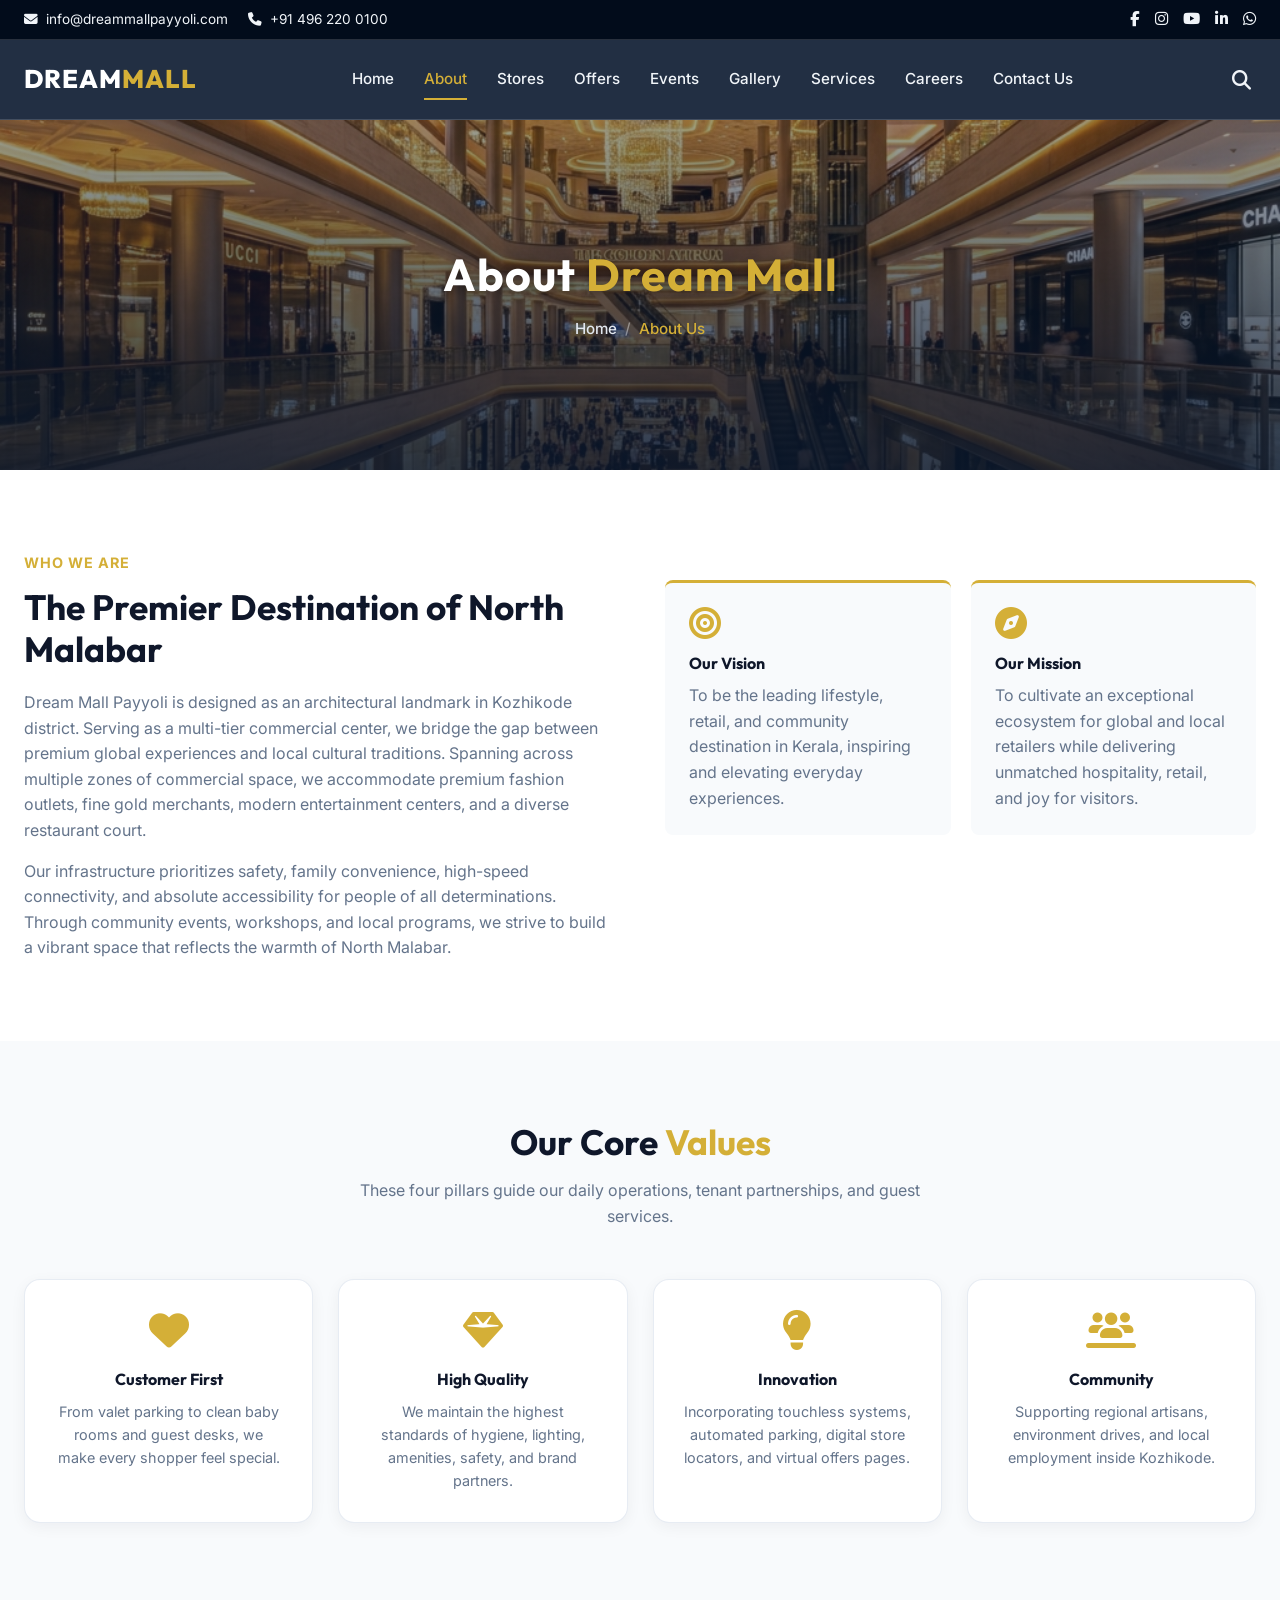
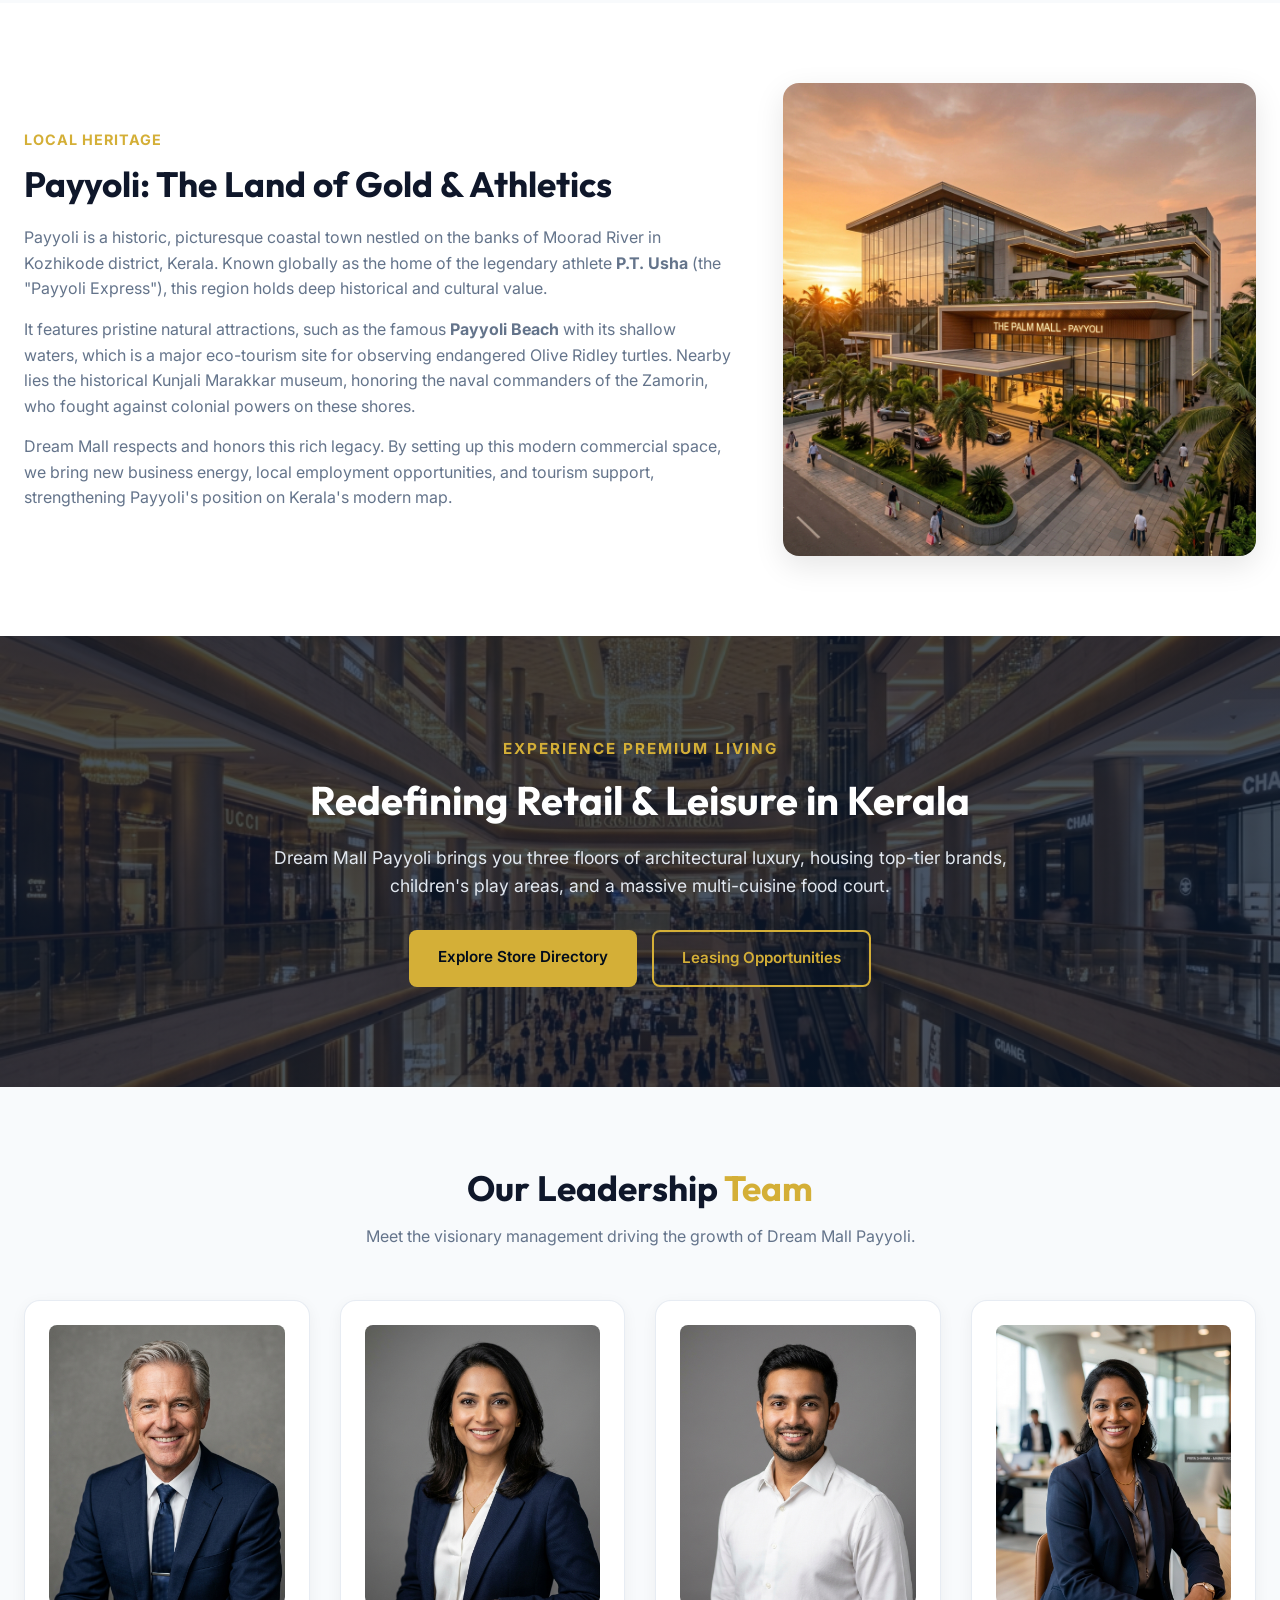
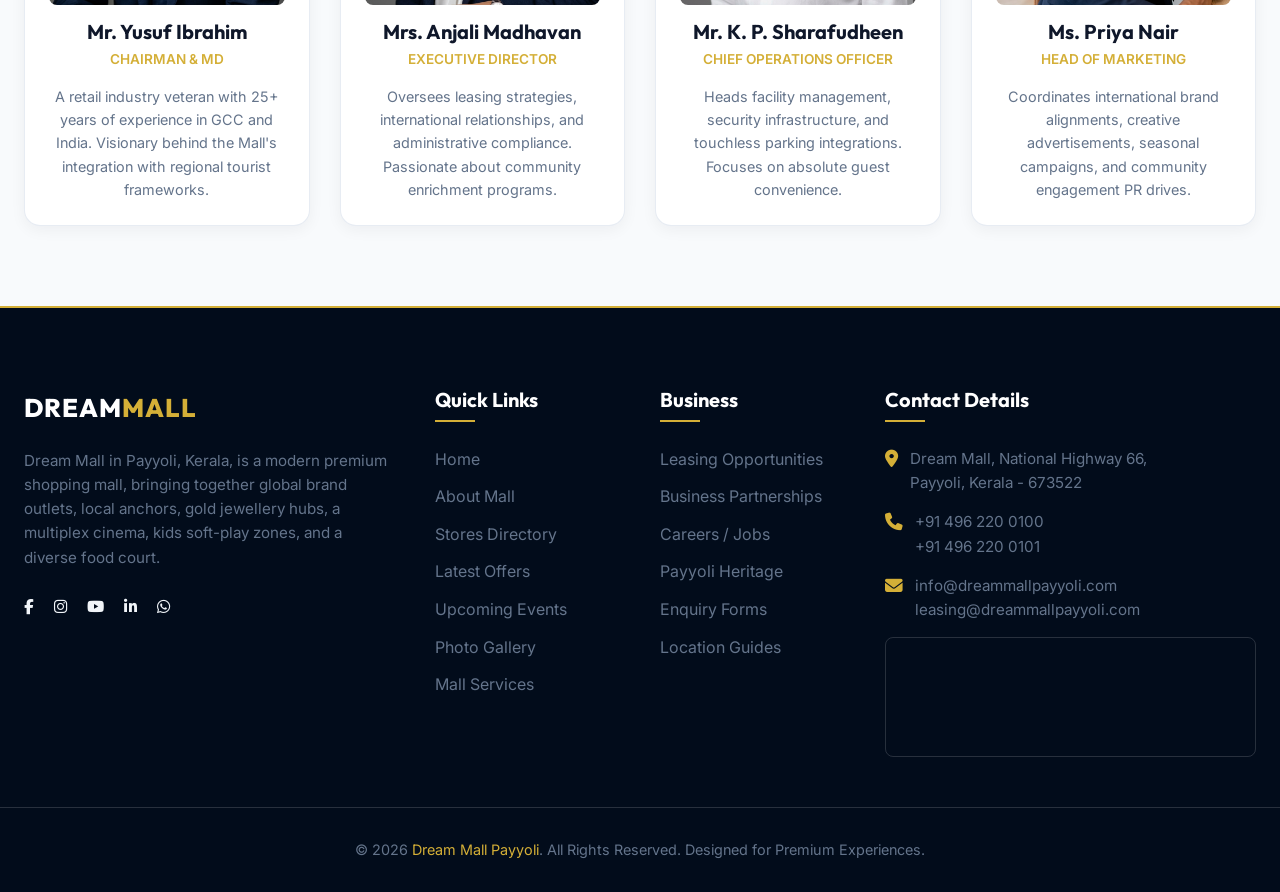
<file: about.html>
<!DOCTYPE html>
<html lang="en">

<head>
    <meta charset="UTF-8">
    <meta name="viewport" content="width=device-width, initial-scale=1.0">
    <title>About Dream Mall - Payyoli, Kerala</title>
    <meta name="description"
        content="Read about the vision, mission, and background of Dream Mall in Payyoli, Kerala. Learn about Payyoli's local history and our corporate leadership.">
    <link rel="stylesheet" href="css/variables.css">
    <link rel="stylesheet" href="css/layout.css">
    <link rel="stylesheet" href="css/components.css">
    <link rel="stylesheet" href="css/pages.css">
    <link rel="stylesheet" href="https://cdnjs.cloudflare.com/ajax/libs/font-awesome/6.4.0/css/all.min.css">
</head>

<body>

    <!-- Top Contact and Social Bar -->
    <div class="topbar">
        <div class="container topbar-content">
            <div class="topbar-contact">
                <div class="topbar-item">
                    <i class="fa-solid fa-envelope"></i>
                    <a href="mailto:info@dreammallpayyoli.com">info@dreammallpayyoli.com</a>
                </div>
                <div class="topbar-item">
                    <i class="fa-solid fa-phone"></i>
                    <a href="tel:+914962200100">+91 496 220 0100</a>
                </div>
            </div>
            <div class="topbar-social">
                <a href="#" aria-label="Facebook"><i class="fa-brands fa-facebook-f"></i></a>
                <a href="#" aria-label="Instagram"><i class="fa-brands fa-instagram"></i></a>
                <a href="#" aria-label="YouTube"><i class="fa-brands fa-youtube"></i></a>
                <a href="#" aria-label="LinkedIn"><i class="fa-brands fa-linkedin-in"></i></a>
                <a href="#" aria-label="WhatsApp"><i class="fa-brands fa-whatsapp"></i></a>
            </div>
        </div>
    </div>

    <!-- Header Navigation -->
    <header class="header">
        <div class="container navbar">
            <a href="index.html" class="logo" data-router-link>
                <div class="logo-text">DREAM<span>MALL</span></div>
            </a>

            <nav class="nav-menu" id="nav-menu">
                <a href="index.html" class="nav-link" data-router-link>Home</a>
                <a href="about.html" class="nav-link active" data-router-link>About</a>
                <a href="stores.html" class="nav-link" data-router-link>Stores</a>
                <a href="offers.html" class="nav-link" data-router-link>Offers</a>
                <a href="events.html" class="nav-link" data-router-link>Events</a>
                <a href="gallery.html" class="nav-link" data-router-link>Gallery</a>
                <a href="services.html" class="nav-link" data-router-link>Services</a>
                <a href="careers.html" class="nav-link" data-router-link>Careers</a>
                <!-- <a href="corporate.html" class="nav-link" data-router-link>Leasing</a> -->
                <a href="contact.html" class="nav-link" data-router-link>Contact Us</a>
            </nav>

            <div class="header-actions">
                <button class="search-trigger" id="search-trigger-btn" aria-label="Open Search"><i
                        class="fa-solid fa-magnifying-glass"></i></button>
                <button class="hamburger" id="hamburger-btn" aria-label="Toggle Menu">
                    <span></span>
                    <span></span>
                    <span></span>
                </button>
            </div>
        </div>
    </header>

    <!-- Shared Main Wrapper for router swaps -->
    <main id="main-content">
        <!-- Global Banner Section -->
        <section class="page-banner" style="background-image: url('assets/images/about_banner.webp');">
            <div class="banner-content">
                <h1 class="banner-title">About <span>Dream Mall</span></h1>
                <div class="breadcrumbs">
                    <a href="index.html" data-router-link>Home</a>
                    <span class="breadcrumbs-separator">/</span>
                    <span class="breadcrumbs-current">About Us</span>
                </div>
            </div>
        </section>

        <!-- Overview & Values Section -->
        <section class="section-padding bg-white">
            <div class="container about-grid reveal">
                <div>
                    <span
                        style="color:var(--color-accent-gold); font-weight:700; text-transform:uppercase; font-size:0.9rem; letter-spacing:1px;">Who
                        We Are</span>
                    <h2 style="font-size:2.2rem; margin:10px 0 20px;">The Premier Destination of North Malabar</h2>
                    <p style="margin-bottom:15px;">Dream Mall Payyoli is designed as an architectural landmark in
                        Kozhikode district. Serving as a multi-tier commercial center, we bridge the gap between premium
                        global experiences and local cultural traditions. Spanning across multiple zones of commercial
                        space, we accommodate premium fashion outlets, fine gold merchants, modern entertainment
                        centers, and a diverse restaurant court.</p>
                    <p>Our infrastructure prioritizes safety, family convenience, high-speed connectivity, and absolute
                        accessibility for people of all determinations. Through community events, workshops, and local
                        programs, we strive to build a vibrant space that reflects the warmth of North Malabar.</p>
                </div>
                <div class="about-features">
                    <div class="about-feat-card">
                        <i class="fa-solid fa-bullseye"></i>
                        <h4>Our Vision</h4>
                        <p>To be the leading lifestyle, retail, and community destination in Kerala, inspiring and
                            elevating everyday experiences.</p>
                    </div>
                    <div class="about-feat-card">
                        <i class="fa-solid fa-compass"></i>
                        <h4>Our Mission</h4>
                        <p>To cultivate an exceptional ecosystem for global and local retailers while delivering
                            unmatched hospitality, retail, and joy for visitors.</p>
                    </div>
                </div>
            </div>
        </section>

        <!-- Core Values Section -->
        <section class="section-padding" style="background-color: var(--color-bg-light);">
            <style>
                .core-values-grid {
                    display: grid;
                    grid-template-columns: repeat(4, 1fr);
                    gap: 25px;
                }
                @media (max-width: 991px) {
                    .core-values-grid {
                        grid-template-columns: 1fr 1fr;
                        gap: 20px;
                    }
                }
                @media (max-width: 575px) {
                    .core-values-grid {
                        grid-template-columns: 1fr;
                        gap: 15px;
                    }
                    .core-values-grid .card {
                        padding: 20px !important;
                    }
                }
            </style>
            <div class="container">
                <div class="section-header reveal">
                    <h2>Our Core <span>Values</span></h2>
                    <p>These four pillars guide our daily operations, tenant partnerships, and guest services.</p>
                </div>
                <div class="core-values-grid reveal">
                    <div class="card" style="padding: 30px; text-align:center; background-color:#fff;">
                        <i class="fa-solid fa-heart"
                            style="font-size: 2.5rem; color: var(--color-accent-gold); margin-bottom: 20px; display:block;"></i>
                        <h4 style="margin-bottom:10px;">Customer First</h4>
                        <p style="font-size:0.9rem;">From valet parking to clean baby rooms and guest desks, we make
                            every shopper feel special.</p>
                    </div>
                    <div class="card" style="padding: 30px; text-align:center; background-color:#fff;">
                        <i class="fa-solid fa-gem"
                            style="font-size: 2.5rem; color: var(--color-accent-gold); margin-bottom: 20px; display:block;"></i>
                        <h4 style="margin-bottom:10px;">High Quality</h4>
                        <p style="font-size:0.9rem;">We maintain the highest standards of hygiene, lighting, amenities,
                            safety, and brand partners.</p>
                    </div>
                    <div class="card" style="padding: 30px; text-align:center; background-color:#fff;">
                        <i class="fa-solid fa-lightbulb"
                            style="font-size: 2.5rem; color: var(--color-accent-gold); margin-bottom: 20px; display:block;"></i>
                        <h4 style="margin-bottom:10px;">Innovation</h4>
                        <p style="font-size:0.9rem;">Incorporating touchless systems, automated parking, digital store
                            locators, and virtual offers pages.</p>
                    </div>
                    <div class="card" style="padding: 30px; text-align:center; background-color:#fff;">
                        <i class="fa-solid fa-users-line"
                            style="font-size: 2.5rem; color: var(--color-accent-gold); margin-bottom: 20px; display:block;"></i>
                        <h4 style="margin-bottom:10px;">Community</h4>
                        <p style="font-size:0.9rem;">Supporting regional artisans, environment drives, and local
                            employment inside Kozhikode.</p>
                    </div>
                </div>
            </div>
        </section>

        <!-- Background of Payyoli Section -->
        <section class="section-padding bg-white" id="payyoli-history">
            <div class="container payyoli-grid reveal">
                <div>
                    <span
                        style="color:var(--color-accent-gold); font-weight:700; text-transform:uppercase; font-size:0.9rem; letter-spacing:1px;">Local
                        Heritage</span>
                    <h2 style="font-size:2.2rem; margin:10px 0 20px;">Payyoli: The Land of Gold & Athletics</h2>
                    <p style="margin-bottom:15px;">Payyoli is a historic, picturesque coastal town nestled on the banks
                        of Moorad River in Kozhikode district, Kerala. Known globally as the home of the legendary
                        athlete <strong>P.T. Usha</strong> (the "Payyoli Express"), this region holds deep historical
                        and cultural value.</p>
                    <p style="margin-bottom:15px;">It features pristine natural attractions, such as the famous
                        <strong>Payyoli Beach</strong> with its shallow waters, which is a major eco-tourism site for
                        observing endangered Olive Ridley turtles. Nearby lies the historical Kunjali Marakkar museum,
                        honoring the naval commanders of the Zamorin, who fought against colonial powers on these
                        shores.</p>
                    <p>Dream Mall respects and honors this rich legacy. By setting up this modern commercial space, we
                        bring new business energy, local employment opportunities, and tourism support, strengthening
                        Payyoli's position on Kerala's modern map.</p>
                </div>
                <div class="payyoli-images">
                    <img src="assets/images/payyoli_city.webp" alt="Payyoli Scenic Coastline" loading="lazy">
                </div>
            </div>
        </section>

        <!-- Promotional CTA Banner Section -->
        <section class="reveal"
            style="background-image: linear-gradient(rgba(10, 25, 47, 0.75), rgba(10, 25, 47, 0.75)), url('assets/images/about_banner.webp'); background-size: cover; background-position: center; background-repeat: no-repeat; padding: 100px 0; text-align: center; color: #fff;">
            <div class="container" style="max-width: 800px;">
                <span
                    style="color: var(--color-accent-gold); font-weight: 700; text-transform: uppercase; font-size: 0.95rem; letter-spacing: 2px;">Experience
                    Premium Living</span>
                <h2 style="color: #fff; font-size: 2.5rem; margin: 15px 0 20px;">Redefining Retail & Leisure in Kerala
                </h2>
                <p style="color: var(--color-accent-silver); font-size: 1.1rem; margin-bottom: 30px;">Dream Mall Payyoli
                    brings you three floors of architectural luxury, housing top-tier brands, children's play areas, and
                    a massive multi-cuisine food court.</p>
                <div style="display:flex; justify-content:center; gap:15px; flex-wrap:wrap;">
                    <a href="stores.html" class="btn btn-gold" data-router-link>Explore Store Directory</a>
                    <a href="corporate.html" class="btn btn-outline" data-router-link>Leasing Opportunities</a>
                </div>
            </div>
        </section>

        <!-- Leadership Section -->
        <section class="section-padding" style="background-color: var(--color-bg-light);">
            <div class="container">
                <div class="section-header reveal">
                    <h2>Our Leadership <span>Team</span></h2>
                    <p>Meet the visionary management driving the growth of Dream Mall Payyoli.</p>
                </div>
                <div class="leadership-grid reveal">
                    <!-- Leader 1 -->
                    <div class="leadership-card card" style="padding:24px; background-color:#fff;">
                        <div class="leadership-img">
                            <img src="assets/images/leader_1.webp" alt="Mr. Yusuf Ibrahim Profile" loading="lazy">
                        </div>
                        <h3 style="font-size:1.25rem; margin-bottom:5px;">Mr. Yusuf Ibrahim</h3>
                        <span
                            style="color:var(--color-accent-gold); font-weight:600; font-size:0.85rem; text-transform:uppercase; display:block; margin-bottom:15px;">Chairman
                            & MD</span>
                        <p style="font-size:0.9rem; color:var(--color-text-muted);">A retail industry veteran with 25+
                            years of experience in GCC and India. Visionary behind the Mall's integration with regional
                            tourist frameworks.</p>
                    </div>

                    <!-- Leader 2 -->
                    <div class="leadership-card card" style="padding:24px; background-color:#fff;">
                        <div class="leadership-img">
                            <img src="assets/images/leader_2.webp" alt="Mrs. Anjali Madhavan Profile" loading="lazy">
                        </div>
                        <h3 style="font-size:1.25rem; margin-bottom:5px;">Mrs. Anjali Madhavan</h3>
                        <span
                            style="color:var(--color-accent-gold); font-weight:600; font-size:0.85rem; text-transform:uppercase; display:block; margin-bottom:15px;">Executive
                            Director</span>
                        <p style="font-size:0.9rem; color:var(--color-text-muted);">Oversees leasing strategies,
                            international relationships, and administrative compliance. Passionate about community
                            enrichment programs.</p>
                    </div>

                    <!-- Leader 3 -->
                    <div class="leadership-card card" style="padding:24px; background-color:#fff;">
                        <div class="leadership-img">
                            <img src="assets/images/leader_3.webp" alt="Mr. K. P. Sharafudheen Profile" loading="lazy">
                        </div>
                        <h3 style="font-size:1.25rem; margin-bottom:5px;">Mr. K. P. Sharafudheen</h3>
                        <span
                            style="color:var(--color-accent-gold); font-weight:600; font-size:0.85rem; text-transform:uppercase; display:block; margin-bottom:15px;">Chief
                            Operations Officer</span>
                        <p style="font-size:0.9rem; color:var(--color-text-muted);">Heads facility management, security
                            infrastructure, and touchless parking integrations. Focuses on absolute guest convenience.
                        </p>
                    </div>

                    <!-- Leader 4 -->
                    <div class="leadership-card card" style="padding:24px; background-color:#fff;">
                        <div class="leadership-img">
                            <img src="assets/images/leader_4.webp" alt="Ms. Priya Nair Profile" loading="lazy">
                        </div>
                        <h3 style="font-size:1.25rem; margin-bottom:5px;">Ms. Priya Nair</h3>
                        <span
                            style="color:var(--color-accent-gold); font-weight:600; font-size:0.85rem; text-transform:uppercase; display:block; margin-bottom:15px;">Head
                            of Marketing</span>
                        <p style="font-size:0.9rem; color:var(--color-text-muted);">Coordinates international brand
                            alignments, creative advertisements, seasonal campaigns, and community engagement PR drives.
                        </p>
                    </div>
                </div>
            </div>
        </section>
    </main>

    <!-- Footer Section -->
    <footer class="footer">
        <div class="container footer-grid">
            <div class="footer-col footer-about">
                <div class="logo-text" style="margin-bottom: 20px;">DREAM<span>MALL</span></div>
                <p>Dream Mall in Payyoli, Kerala, is a modern premium shopping mall, bringing together global brand
                    outlets, local anchors, gold jewellery hubs, a multiplex cinema, kids soft-play zones, and a diverse
                    food court.</p>
                <div class="topbar-social" style="justify-content: flex-start; gap: 20px;">
                    <a href="#" aria-label="Facebook"><i class="fa-brands fa-facebook-f"></i></a>
                    <a href="#" aria-label="Instagram"><i class="fa-brands fa-instagram"></i></a>
                    <a href="#" aria-label="YouTube"><i class="fa-brands fa-youtube"></i></a>
                    <a href="#" aria-label="LinkedIn"><i class="fa-brands fa-linkedin-in"></i></a>
                    <a href="#" aria-label="WhatsApp"><i class="fa-brands fa-whatsapp"></i></a>
                </div>
            </div>

            <div class="footer-col">
                <h4>Quick Links</h4>
                <ul class="footer-links">
                    <li><a href="index.html" data-router-link>Home</a></li>
                    <li><a href="about.html" data-router-link>About Mall</a></li>
                    <li><a href="stores.html" data-router-link>Stores Directory</a></li>
                    <li><a href="offers.html" data-router-link>Latest Offers</a></li>
                    <li><a href="events.html" data-router-link>Upcoming Events</a></li>
                    <li><a href="gallery.html" data-router-link>Photo Gallery</a></li>
                    <li><a href="services.html" data-router-link>Mall Services</a></li>
                </ul>
            </div>

            <div class="footer-col">
                <h4>Business</h4>
                <ul class="footer-links">
                    <li><a href="corporate.html" data-router-link>Leasing Opportunities</a></li>
                    <li><a href="corporate.html" data-router-link>Business Partnerships</a></li>
                    <li><a href="careers.html" data-router-link>Careers / Jobs</a></li>
                    <li><a href="about.html#payyoli-history" data-router-link>Payyoli Heritage</a></li>
                    <li><a href="contact.html" data-router-link>Enquiry Forms</a></li>
                    <li><a href="location.html" data-router-link>Location Guides</a></li>
                </ul>
            </div>

            <div class="footer-col">
                <h4>Contact Details</h4>
                <ul class="footer-contact">
                    <li>
                        <i class="fa-solid fa-location-dot"></i>
                        <span>Dream Mall, National Highway 66,<br>Payyoli, Kerala - 673522</span>
                    </li>
                    <li>
                        <i class="fa-solid fa-phone"></i>
                        <span>+91 496 220 0100<br>+91 496 220 0101</span>
                    </li>
                    <li>
                        <i class="fa-solid fa-envelope"></i>
                        <span>info@dreammallpayyoli.com<br>leasing@dreammallpayyoli.com</span>
                    </li>
                </ul>
                <div class="footer-map-container">
                    <iframe
                        src="https://www.google.com/maps/embed?pb=!1m18!1m12!1m3!1d3910.3703901968875!2d75.6425982!3d11.5252876!2m3!1f0!2f0!3f0!3m2!1i1024!2i768!4f13.1!3m3!1m2!1s0x3ba68fac87c10b4f%3A0xad0e77d01869e578!2sPayyoli%2C%20Kerala!5e0!3m2!1sen!2sin!4v1717800000000!5m2!1sen!2sin"
                        allowfullscreen="" loading="lazy"></iframe>
                </div>
            </div>
        </div>



        <div class="footer-bottom">
            <p>&copy; 2026 <span>Dream Mall Payyoli</span>. All Rights Reserved. Designed for Premium Experiences.</p>
        </div>
    </footer>

    <!-- Global Search Modal Overlay -->
    <div class="search-modal" id="global-search-modal">
        <div class="search-modal-container">
            <button class="search-modal-close" aria-label="Close Search"><i class="fa-solid fa-xmark"></i></button>
            <div class="search-input-wrapper">
                <input type="text" class="search-modal-input" placeholder="Type store name or category..."
                    id="search-input-field">
                <button class="search-modal-btn" aria-label="Search"><i
                        class="fa-solid fa-magnifying-glass"></i></button>
            </div>
            <div class="search-results-preview" id="search-results-preview-container"></div>
        </div>
    </div>

    <!-- Scripts -->
    <script src="js/main.js"></script>
    <script src="js/page-logic.js"></script>
</body>

</html>
</file>
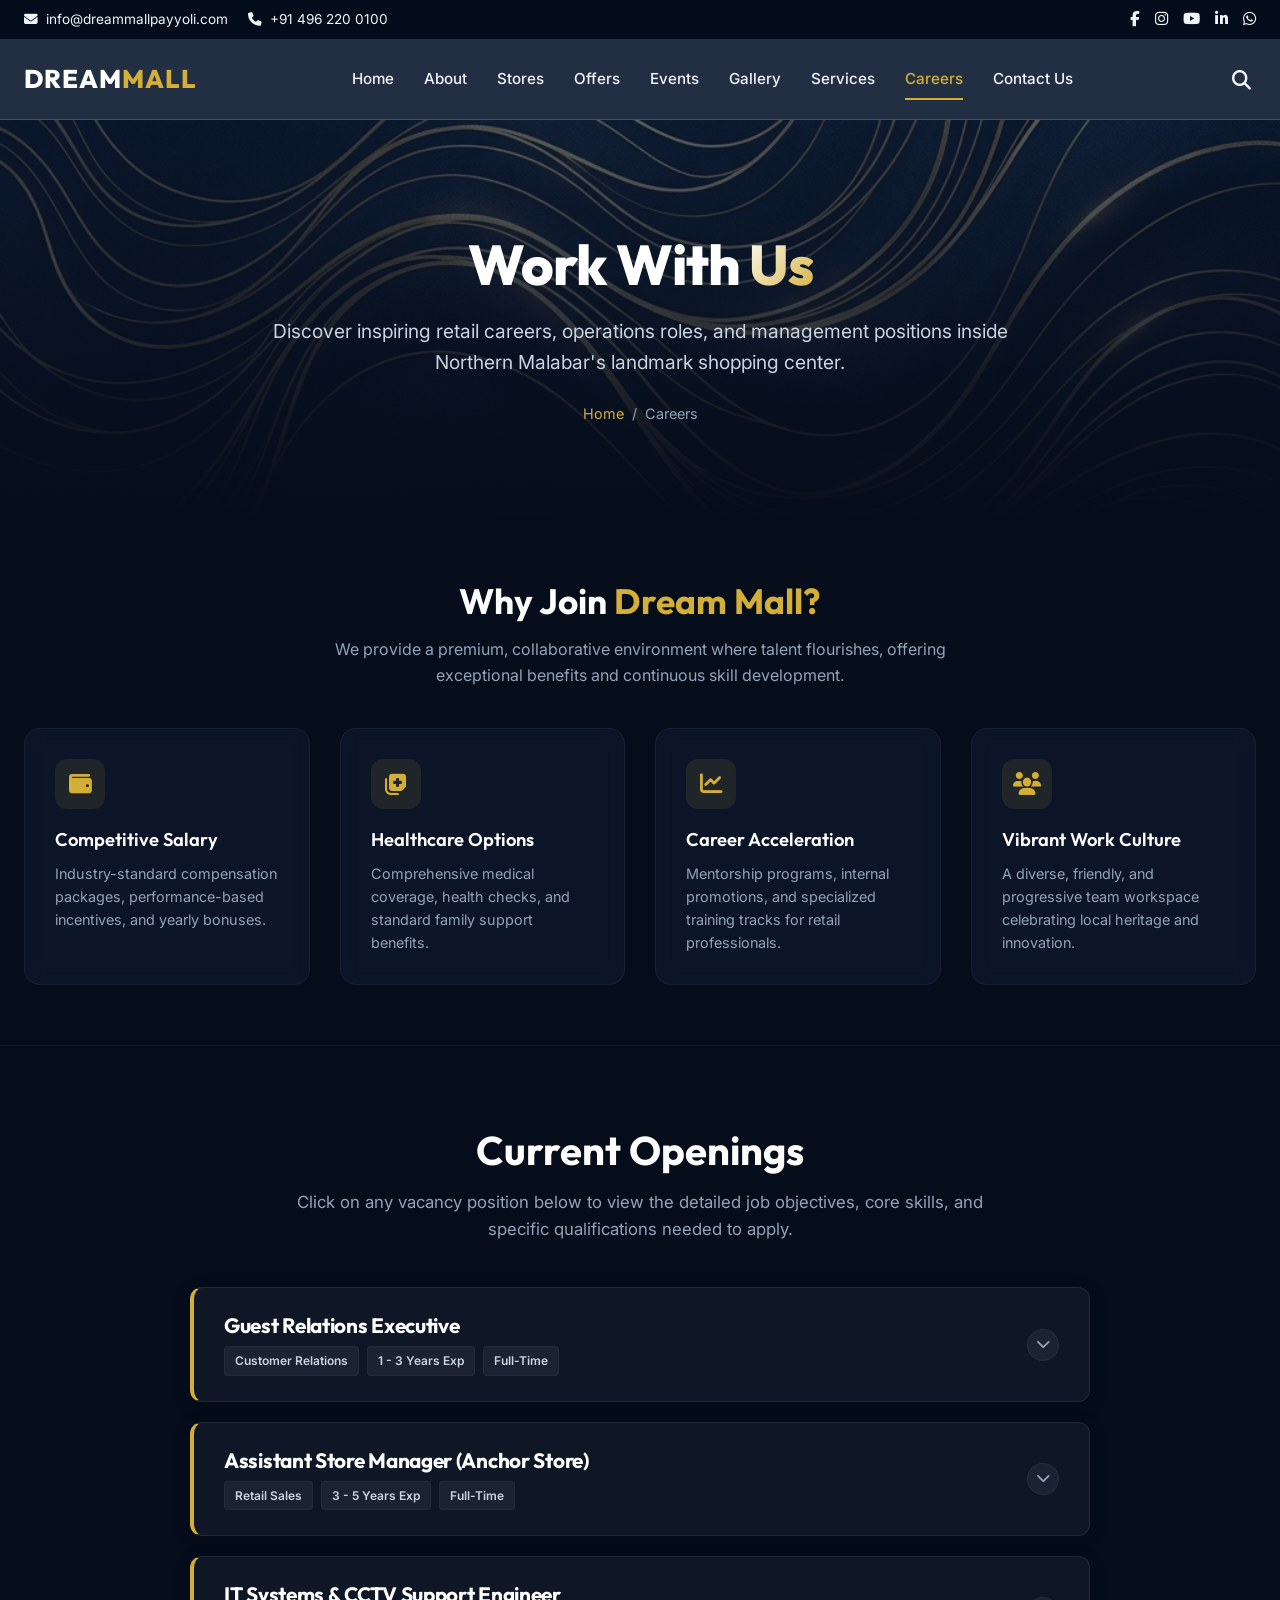
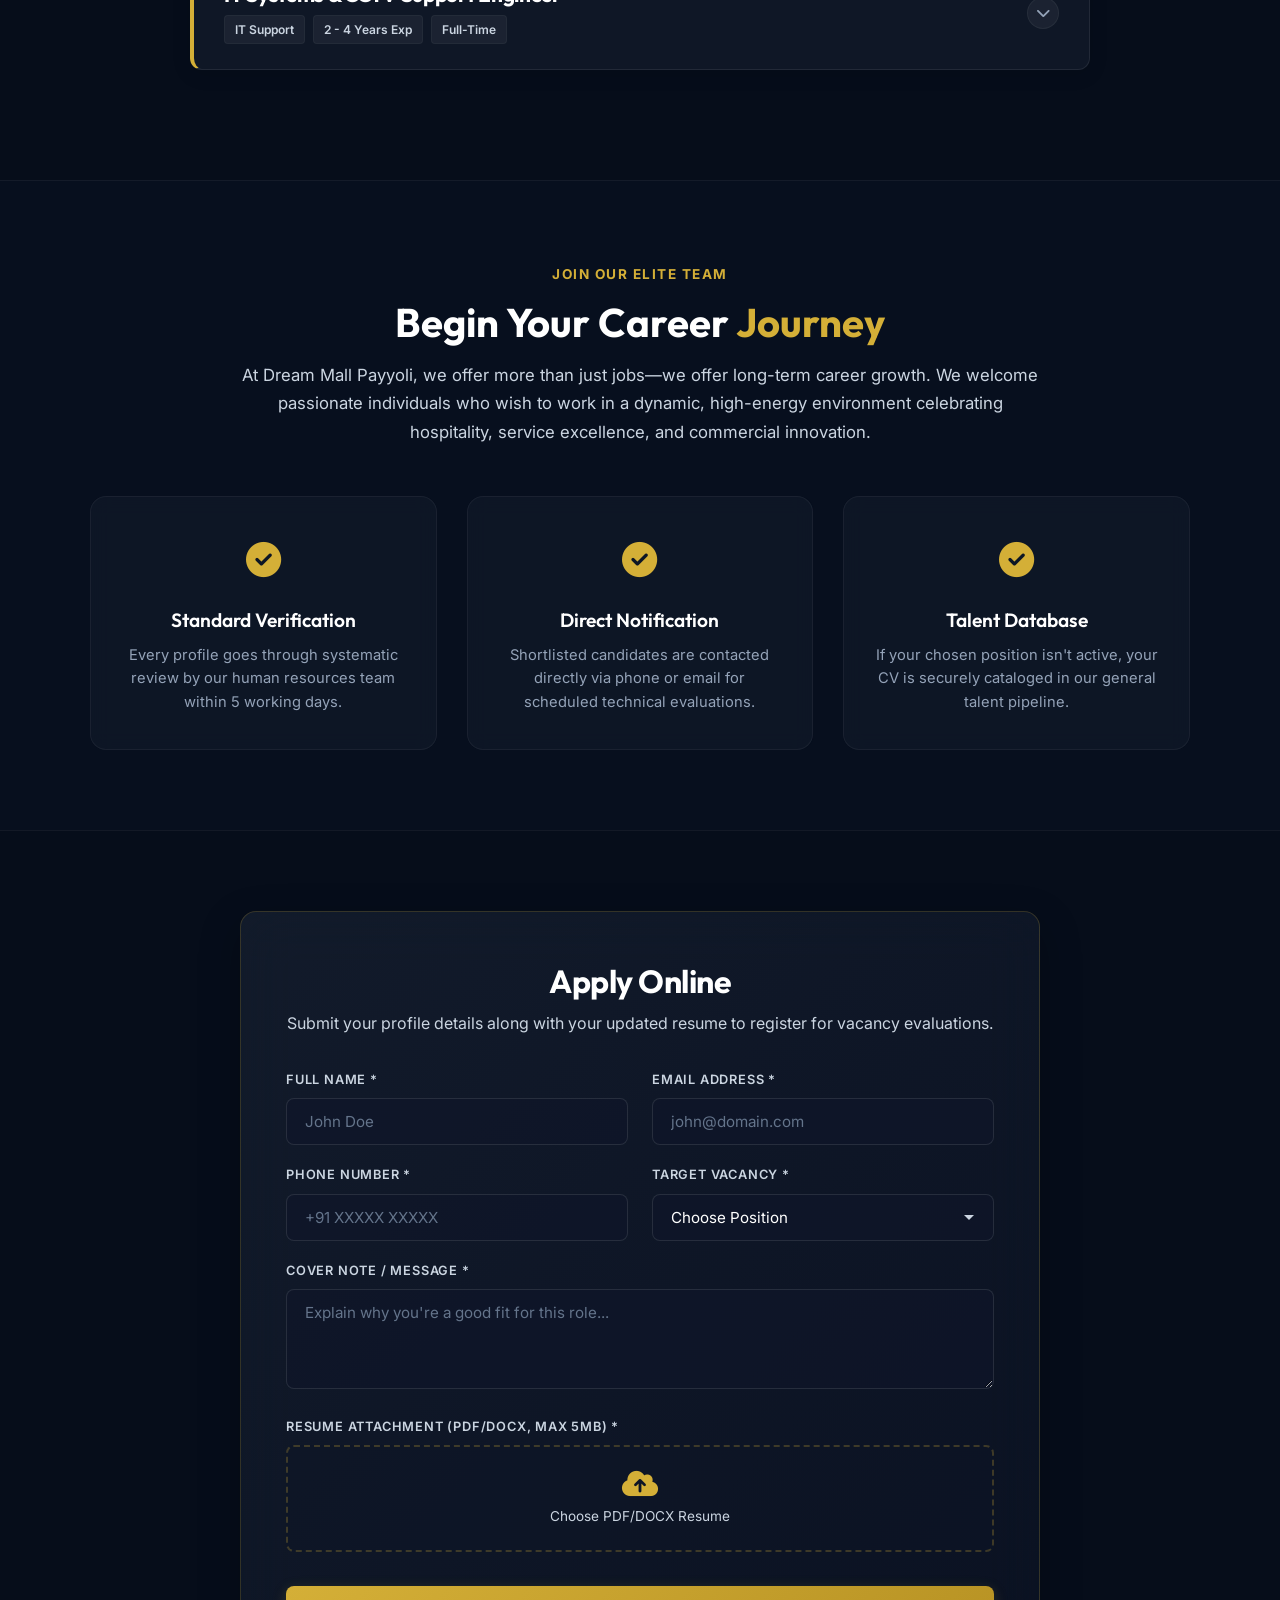
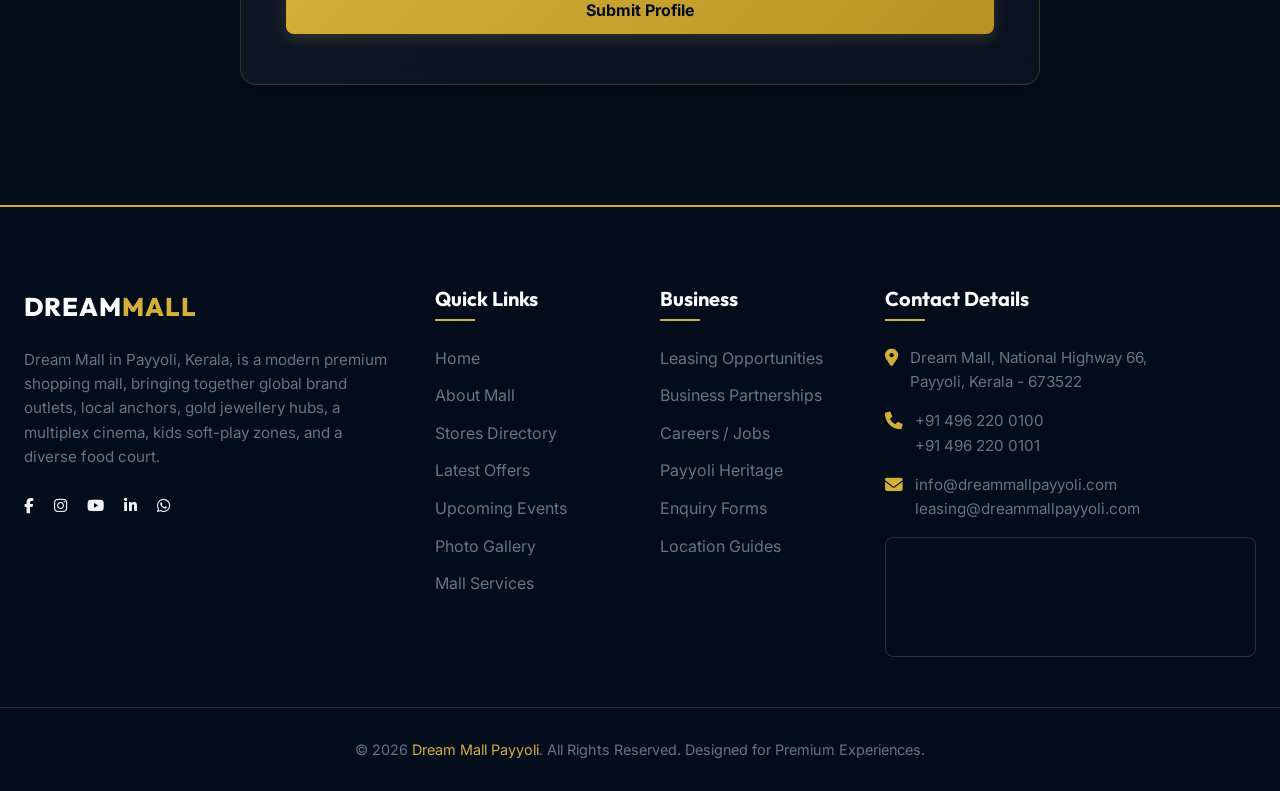
<file: careers.html>
<!DOCTYPE html>
<html lang="en">

<head>
    <meta charset="UTF-8">
    <meta name="viewport" content="width=device-width, initial-scale=1.0">
    <title>Careers - Dream Mall Payyoli</title>
    <meta name="description"
        content="Explore job vacancies, corporate positions, and retail careers at Dream Mall Payyoli, Kerala. Apply online using our careers form.">
    <link rel="stylesheet" href="css/variables.css">
    <link rel="stylesheet" href="css/layout.css">
    <link rel="stylesheet" href="css/components.css">
    <link rel="stylesheet" href="css/pages.css">
    <link rel="stylesheet" href="https://cdnjs.cloudflare.com/ajax/libs/font-awesome/6.4.0/css/all.min.css">
</head>

<body>

    <!-- Top Contact and Social Bar -->
    <div class="topbar">
        <div class="container topbar-content">
            <div class="topbar-contact">
                <div class="topbar-item">
                    <i class="fa-solid fa-envelope"></i>
                    <a href="mailto:info@dreammallpayyoli.com">info@dreammallpayyoli.com</a>
                </div>
                <div class="topbar-item">
                    <i class="fa-solid fa-phone"></i>
                    <a href="tel:+914962200100">+91 496 220 0100</a>
                </div>
            </div>
            <div class="topbar-social">
                <a href="#" aria-label="Facebook"><i class="fa-brands fa-facebook-f"></i></a>
                <a href="#" aria-label="Instagram"><i class="fa-brands fa-instagram"></i></a>
                <a href="#" aria-label="YouTube"><i class="fa-brands fa-youtube"></i></a>
                <a href="#" aria-label="LinkedIn"><i class="fa-brands fa-linkedin-in"></i></a>
                <a href="#" aria-label="WhatsApp"><i class="fa-brands fa-whatsapp"></i></a>
            </div>
        </div>
    </div>

    <!-- Header Navigation -->
    <header class="header">
        <div class="container navbar">
            <a href="index.html" class="logo" data-router-link>
                <div class="logo-text">DREAM<span>MALL</span></div>
            </a>

            <nav class="nav-menu" id="nav-menu">
                <a href="index.html" class="nav-link" data-router-link>Home</a>
                <a href="about.html" class="nav-link" data-router-link>About</a>
                <a href="stores.html" class="nav-link" data-router-link>Stores</a>
                <a href="offers.html" class="nav-link" data-router-link>Offers</a>
                <a href="events.html" class="nav-link" data-router-link>Events</a>
                <a href="gallery.html" class="nav-link" data-router-link>Gallery</a>
                <a href="services.html" class="nav-link" data-router-link>Services</a>
                <a href="careers.html" class="nav-link active" data-router-link>Careers</a>
                <!-- <a href="corporate.html" class="nav-link" data-router-link>Leasing</a> -->
                <a href="contact.html" class="nav-link" data-router-link>Contact Us</a>
            </nav>

            <div class="header-actions">
                <button class="search-trigger" id="search-trigger-btn" aria-label="Open Search"><i
                        class="fa-solid fa-magnifying-glass"></i></button>
                <button class="hamburger" id="hamburger-btn" aria-label="Toggle Menu">
                    <span></span>
                    <span></span>
                    <span></span>
                </button>
            </div>
        </div>
    </header>

    <!-- Shared Main Wrapper for router swaps -->
    <main id="main-content">
            <div id="careers-premium-wrap">
                <style>
                    /* Scoped Careers Styles */
                    #careers-premium-wrap {
                        background: #060d1a;
                        color: #e2e8f0;
                        padding-bottom: 20px;
                    }

                    .careers-hero {
                        position: relative;
                        padding: 100px 0 80px;
                        background-size: cover;
                        background-position: center;
                        background-repeat: no-repeat;
                        display: flex;
                        align-items: center;
                        justify-content: center;
                        text-align: center;
                        min-height: 400px;
                        overflow: hidden;
                    }

                    .careers-hero::before {
                        content: '';
                        position: absolute;
                        top: 0;
                        left: 0;
                        right: 0;
                        bottom: 0;
                        background: linear-gradient(180deg, rgba(10, 25, 47, 0.65) 0%, rgba(6, 13, 26, 1) 100%);
                        z-index: 1;
                    }

                    .careers-hero-content {
                        position: relative;
                        z-index: 2;
                        max-width: 800px;
                        margin: 0 auto;
                        padding: 0 20px;
                    }

                    .careers-hero-title {
                        font-family: var(--font-headings);
                        font-size: 3.5rem;
                        font-weight: 800;
                        color: #ffffff;
                        line-height: 1.1;
                        margin-bottom: 20px;
                        letter-spacing: -1px;
                    }

                    .careers-hero-title span {
                        background: linear-gradient(135deg, #ffffff 0%, var(--color-accent-gold) 100%);
                        -webkit-background-clip: text;
                        -webkit-text-fill-color: transparent;
                    }

                    .careers-hero-desc {
                        font-size: 1.2rem;
                        color: #cbd5e1;
                        margin-bottom: 25px;
                        line-height: 1.6;
                    }

                    .careers-hero-breadcrumbs {
                        display: flex;
                        justify-content: center;
                        align-items: center;
                        gap: 8px;
                        font-size: 0.9rem;
                        color: #94a3b8;
                    }

                    .careers-hero-breadcrumbs a {
                        color: var(--color-accent-gold);
                        transition: var(--transition-fast);
                    }

                    .careers-hero-breadcrumbs a:hover {
                        color: #ffffff;
                    }

                    /* Perks Section */
                    .perks-section {
                        padding: 60px 0;
                        border-bottom: 1px solid rgba(255, 255, 255, 0.05);
                    }

                    .perks-header {
                        text-align: center;
                        max-width: 700px;
                        margin: 0 auto 40px;
                    }

                    .perks-header h2 {
                        font-size: 2.2rem;
                        color: #ffffff;
                        margin-bottom: 15px;
                    }

                    .perks-header h2 span {
                        color: var(--color-accent-gold);
                    }

                    .perks-header p {
                        color: #94a3b8;
                        font-size: 1rem;
                    }

                    .perks-grid {
                        display: grid;
                        grid-template-columns: repeat(auto-fit, minmax(240px, 1fr));
                        gap: 30px;
                    }

                    .perk-card {
                        background: rgba(23, 42, 69, 0.3);
                        border: 1px solid rgba(255, 255, 255, 0.05);
                        border-radius: var(--radius-lg);
                        padding: 30px;
                        transition: all 0.3s cubic-bezier(0.4, 0, 0.2, 1);
                        backdrop-filter: blur(10px);
                    }

                    .perk-card:hover {
                        transform: translateY(-5px);
                        border-color: var(--color-accent-gold);
                        box-shadow: 0 10px 30px rgba(212, 175, 55, 0.08);
                        background: rgba(23, 42, 69, 0.5);
                    }

                    .perk-icon-wrap {
                        width: 50px;
                        height: 50px;
                        border-radius: 12px;
                        background: rgba(212, 175, 55, 0.1);
                        display: flex;
                        align-items: center;
                        justify-content: center;
                        margin-bottom: 20px;
                        color: var(--color-accent-gold);
                        font-size: 1.4rem;
                        transition: var(--transition-fast);
                    }

                    .perk-card:hover .perk-icon-wrap {
                        background: var(--color-accent-gold);
                        color: var(--color-primary-dark);
                    }

                    .perk-title {
                        font-size: 1.15rem;
                        color: #ffffff;
                        margin-bottom: 10px;
                        font-weight: 600;
                    }

                    .perk-desc {
                        font-size: 0.9rem;
                        color: #94a3b8;
                        line-height: 1.6;
                    }

                    /* Careers Layout Section */
                    .careers-content-section {
                        padding: 80px 0 50px;
                    }

                    .vacancies-section {
                        margin-bottom: 60px;
                    }

                    .vacancies-header-title {
                        font-size: 2.5rem;
                        color: #ffffff;
                        margin-bottom: 15px;
                        text-align: center;
                    }

                    .vacancies-header-desc {
                        color: #94a3b8;
                        margin-bottom: 45px;
                        font-size: 1.05rem;
                        text-align: center;
                        max-width: 700px;
                        margin-left: auto;
                        margin-right: auto;
                    }

                    /* Vacancies Accordions - Alternative Design */
                    .vacancies-list {
                        display: grid;
                        gap: 20px;
                        max-width: 900px;
                        margin: 0 auto;
                    }

                    .vacancy-item {
                        background: rgba(30, 41, 59, 0.4);
                        border: 1px solid rgba(255, 255, 255, 0.08);
                        border-left: 4px solid var(--color-accent-gold);
                        border-radius: 12px;
                        overflow: hidden;
                        transition: all 0.4s cubic-bezier(0.165, 0.84, 0.44, 1);
                        box-shadow: 0 4px 20px rgba(0, 0, 0, 0.1);
                    }

                    .vacancy-item:hover {
                        border-left-width: 6px;
                        transform: translateX(5px);
                        border-color: var(--color-accent-gold) var(--color-accent-gold) var(--color-accent-gold) var(--color-accent-gold);
                        background: rgba(30, 41, 59, 0.6);
                        box-shadow: 0 8px 30px rgba(212, 175, 55, 0.08);
                    }

                    .vacancy-item.open {
                        border-left-width: 6px;
                        border-color: var(--color-accent-gold);
                        background: rgba(15, 23, 42, 0.6);
                        box-shadow: 0 12px 40px rgba(212, 175, 55, 0.12);
                    }

                    .vacancy-header {
                        padding: 25px 30px;
                        display: flex;
                        justify-content: space-between;
                        align-items: center;
                        cursor: pointer;
                        user-select: none;
                        transition: var(--transition-fast);
                    }

                    .vacancy-header:hover {
                        background-color: rgba(255, 255, 255, 0.02) !important;
                    }

                    .vacancy-title-group h3 {
                        font-size: 1.3rem;
                        color: #ffffff;
                        margin-bottom: 8px;
                        font-weight: 700;
                        letter-spacing: -0.3px;
                    }

                    .vacancy-meta {
                        display: flex;
                        flex-wrap: wrap;
                        gap: 8px;
                    }

                    .vacancy-meta-badge {
                        font-size: 0.75rem;
                        font-weight: 600;
                        color: #cbd5e1;
                        background: rgba(255, 255, 255, 0.05);
                        padding: 4px 10px;
                        border-radius: var(--radius-sm);
                        border: 1px solid rgba(255, 255, 255, 0.04);
                    }

                    .vacancy-item.open .vacancy-meta-badge {
                        background: rgba(212, 175, 55, 0.1);
                        color: var(--color-accent-gold);
                        border-color: rgba(212, 175, 55, 0.2);
                    }

                    .vacancy-trigger-icon {
                        width: 32px;
                        height: 32px;
                        border-radius: 50%;
                        background: rgba(255, 255, 255, 0.05);
                        display: flex;
                        align-items: center;
                        justify-content: center;
                        font-size: 0.9rem;
                        color: #94a3b8;
                        transition: all 0.3s ease;
                        border: 1px solid rgba(255, 255, 255, 0.05);
                    }

                    .vacancy-item.open .vacancy-trigger-icon {
                        transform: rotate(180deg);
                        background: var(--color-accent-gold);
                        color: var(--color-primary-dark);
                        border-color: var(--color-accent-gold);
                        box-shadow: 0 0 10px rgba(212, 175, 55, 0.3);
                    }

                    .vacancy-details {
                        max-height: 0;
                        overflow: hidden;
                        transition: max-height 0.4s cubic-bezier(0.165, 0.84, 0.44, 1);
                    }

                    .vacancy-item.open .vacancy-details {
                        max-height: 600px;
                        border-top: 1px solid rgba(255, 255, 255, 0.06);
                    }

                    .vacancy-desc {
                        padding: 30px;
                        color: #cbd5e1;
                    }

                    .vacancy-desc h4 {
                        font-size: 1.05rem;
                        color: #ffffff;
                        margin-bottom: 12px;
                        margin-top: 20px;
                        font-weight: 600;
                        letter-spacing: 0.3px;
                    }

                    .vacancy-desc h4:first-of-type {
                        margin-top: 0;
                    }

                    .vacancy-desc p {
                        font-size: 0.95rem;
                        line-height: 1.6;
                        color: #cbd5e1;
                    }

                    .vacancy-desc ul {
                        list-style: none;
                        padding: 0;
                    }

                    .vacancy-desc li {
                        font-size: 0.95rem;
                        color: #cbd5e1;
                        margin-bottom: 8px;
                        position: relative;
                        padding-left: 20px;
                        line-height: 1.5;
                    }

                    .vacancy-desc li::before {
                        content: "\f00c";
                        font-family: "Font Awesome 6 Free";
                        font-weight: 900;
                        color: var(--color-accent-gold);
                        position: absolute;
                        left: 0;
                        font-size: 0.8rem;
                        top: 4px;
                    }

                    /* Careers Application Form - Alternative Design */
                    .apply-info-section {
                        padding: 80px 0;
                        border-top: 1px solid rgba(255, 255, 255, 0.05);
                        background: rgba(10, 25, 47, 0.2);
                    }

                    .apply-info-header {
                        text-align: center;
                        max-width: 800px;
                        margin: 0 auto 50px;
                    }

                    .apply-info-header h2 {
                        font-size: 2.5rem;
                        color: #ffffff;
                        margin-bottom: 15px;
                    }

                    .apply-info-header h2 span {
                        color: var(--color-accent-gold);
                    }

                    .apply-info-header p {
                        color: #cbd5e1;
                        font-size: 1.05rem;
                        line-height: 1.7;
                    }

                    .apply-checklist-grid {
                        display: grid;
                        grid-template-columns: repeat(3, 1fr);
                        gap: 30px;
                        max-width: 1100px;
                        margin: 0 auto;
                    }

                    .apply-checklist-card {
                        background: rgba(30, 41, 59, 0.3);
                        border: 1px solid rgba(255, 255, 255, 0.05);
                        border-radius: var(--radius-lg);
                        padding: 35px 30px;
                        text-align: center;
                        transition: all 0.3s ease;
                        backdrop-filter: blur(10px);
                    }

                    .apply-checklist-card:hover {
                        transform: translateY(-5px);
                        border-color: var(--color-accent-gold);
                        background: rgba(30, 41, 59, 0.5);
                        box-shadow: 0 10px 30px rgba(212, 175, 55, 0.06);
                    }

                    .checklist-card-icon {
                        font-size: 2.2rem;
                        color: var(--color-accent-gold);
                        margin-bottom: 20px;
                    }

                    .checklist-card-title {
                        font-size: 1.2rem;
                        color: #ffffff;
                        margin-bottom: 12px;
                        font-weight: 600;
                    }

                    .checklist-card-desc {
                        font-size: 0.92rem;
                        color: #94a3b8;
                        line-height: 1.6;
                    }

                    /* Apply Form Section */
                    .apply-form-section {
                        padding: 80px 0 100px;
                        border-top: 1px solid rgba(255, 255, 255, 0.05);
                        background: #060d1a;
                    }

                    .careers-form-container {
                        max-width: 800px;
                        margin: 0 auto;
                    }

                    .careers-form-wrapper {
                        background: linear-gradient(135deg, rgba(30, 41, 59, 0.5) 0%, rgba(15, 23, 42, 0.5) 100%);
                        border: 1px solid rgba(212, 175, 55, 0.2);
                        border-radius: 16px;
                        padding: 50px 45px;
                        box-shadow: 0 15px 40px rgba(0, 0, 0, 0.25);
                        backdrop-filter: blur(25px);
                    }

                    .careers-form-wrapper h3 {
                        font-size: 2rem;
                        color: #ffffff;
                        margin-bottom: 10px;
                        font-weight: 700;
                        letter-spacing: -0.5px;
                        text-align: center;
                    }

                    .careers-form-wrapper p {
                        font-size: 1rem;
                        color: #cbd5e1;
                        margin-bottom: 35px;
                        line-height: 1.5;
                        text-align: center;
                    }

                    .careers-form-grid {
                        display: grid;
                        grid-template-columns: 1fr 1fr;
                        gap: 20px 24px;
                        margin-bottom: 24px;
                    }

                    .careers-form-grid-full {
                        grid-column: span 2;
                    }

                    .careers-form-group {
                        margin-bottom: 0;
                    }

                    .careers-form-label {
                        display: block;
                        font-size: 0.8rem;
                        font-weight: 600;
                        color: #cbd5e1;
                        margin-bottom: 8px;
                        text-transform: uppercase;
                        letter-spacing: 0.8px;
                    }

                    .careers-form-input {
                        width: 100%;
                        background: rgba(15, 23, 42, 0.6);
                        border: 1px solid rgba(255, 255, 255, 0.1);
                        border-radius: 8px;
                        padding: 13px 18px;
                        color: #ffffff;
                        font-size: 0.95rem;
                        transition: all 0.3s ease;
                    }

                    .careers-form-input:focus {
                        border-color: var(--color-accent-gold);
                        background: rgba(15, 23, 42, 0.8);
                        box-shadow: 0 0 12px rgba(212, 175, 55, 0.25);
                    }

                    .careers-form-input::placeholder {
                        color: #64748b;
                    }

                    .file-upload-wrapper-premium {
                        position: relative;
                        border: 2px dashed rgba(212, 175, 55, 0.25);
                        border-radius: 8px;
                        padding: 22px 15px;
                        text-align: center;
                        background: rgba(15, 23, 42, 0.4);
                        cursor: pointer;
                        transition: all 0.3s ease;
                    }

                    .file-upload-wrapper-premium:hover {
                        border-color: var(--color-accent-gold);
                        background: rgba(212, 175, 55, 0.05);
                    }

                    .file-upload-input-premium {
                        position: absolute;
                        top: 0;
                        left: 0;
                        width: 100%;
                        height: 100%;
                        opacity: 0;
                        cursor: pointer;
                    }

                    .file-upload-text-premium {
                        font-size: 0.85rem;
                        color: #cbd5e1;
                        pointer-events: none;
                        display: block;
                    }

                    .file-upload-text-premium i {
                        font-size: 1.8rem;
                        color: var(--color-accent-gold);
                        margin-bottom: 8px;
                        display: block;
                        transition: transform 0.3s ease;
                    }

                    .file-upload-wrapper-premium:hover .file-upload-text-premium i {
                        transform: translateY(-3px);
                    }

                    .careers-submit-btn {
                        width: 100%;
                        background: linear-gradient(135deg, var(--color-accent-gold) 0%, #b89324 100%);
                        color: var(--color-primary-dark);
                        font-size: 1rem;
                        font-weight: 700;
                        padding: 14px 20px;
                        border-radius: 8px;
                        cursor: pointer;
                        transition: all 0.3s cubic-bezier(0.165, 0.84, 0.44, 1);
                        box-shadow: 0 4px 15px rgba(212, 175, 55, 0.2);
                        margin-top: 10px;
                    }

                    .careers-submit-btn:hover {
                        transform: translateY(-2px);
                        box-shadow: 0 8px 25px rgba(212, 175, 55, 0.35);
                        background: linear-gradient(135deg, #ffffff 0%, var(--color-accent-gold) 100%);
                    }

                    .careers-submit-btn:active {
                        transform: translateY(0);
                    }

                    @media (max-width: 900px) {
                        .apply-checklist-grid {
                            grid-template-columns: 1fr;
                            gap: 20px;
                        }

                        .careers-form-grid {
                            grid-template-columns: 1fr;
                            gap: 20px;
                        }

                        .careers-form-grid-full {
                            grid-column: span 1;
                        }

                        .careers-form-wrapper {
                            padding: 35px 25px;
                        }

                        .careers-hero-title {
                            font-size: 2.6rem;
                        }
                    }
                </style>

                <!-- Careers Hero Section -->
                <section class="careers-hero" style="background-image: url('assets/images/careers_bg.webp');">
                    <div class="careers-hero-content">
                        <h1 class="careers-hero-title">Work With <span>Us</span></h1>
                        <p class="careers-hero-desc">Discover inspiring retail careers, operations roles, and management
                            positions inside Northern Malabar's landmark shopping center.</p>
                        <div class="careers-hero-breadcrumbs">
                            <a href="index.html" data-router-link>Home</a>
                            <span>/</span>
                            <span>Careers</span>
                        </div>
                    </div>
                </section>

                <!-- Perks Section -->
                <section class="perks-section">
                    <div class="container">
                        <div class="perks-header">
                            <h2>Why Join <span>Dream Mall?</span></h2>
                            <p>We provide a premium, collaborative environment where talent flourishes, offering
                                exceptional benefits and continuous skill development.</p>
                        </div>
                        <div class="perks-grid">
                            <div class="perk-card">
                                <div class="perk-icon-wrap"><i class="fa-solid fa-wallet"></i></div>
                                <h3 class="perk-title">Competitive Salary</h3>
                                <p class="perk-desc">Industry-standard compensation packages, performance-based
                                    incentives, and yearly bonuses.</p>
                            </div>
                            <div class="perk-card">
                                <div class="perk-icon-wrap"><i class="fa-solid fa-notes-medical"></i></div>
                                <h3 class="perk-title">Healthcare Options</h3>
                                <p class="perk-desc">Comprehensive medical coverage, health checks, and standard family
                                    support benefits.</p>
                            </div>
                            <div class="perk-card">
                                <div class="perk-icon-wrap"><i class="fa-solid fa-chart-line"></i></div>
                                <h3 class="perk-title">Career Acceleration</h3>
                                <p class="perk-desc">Mentorship programs, internal promotions, and specialized training
                                    tracks for retail professionals.</p>
                            </div>
                            <div class="perk-card">
                                <div class="perk-icon-wrap"><i class="fa-solid fa-users"></i></div>
                                <h3 class="perk-title">Vibrant Work Culture</h3>
                                <p class="perk-desc">A diverse, friendly, and progressive team workspace celebrating
                                    local heritage and innovation.</p>
                            </div>
                        </div>
                    </div>
                </section>

                <!-- Content Section (Openings) -->
                <section class="careers-content-section">
                    <div class="container">
                        <div class="vacancies-section">
                            <h2 class="vacancies-header-title">Current Openings</h2>
                            <p class="vacancies-header-desc">Click on any vacancy position below to view the detailed
                                job objectives, core skills, and specific qualifications needed to apply.</p>

                            <div class="vacancies-list">
                                <!-- Vacancy 1 -->
                                <div class="vacancy-item">
                                    <div class="vacancy-header">
                                        <div class="vacancy-title-group">
                                            <h3>Guest Relations Executive</h3>
                                            <div class="vacancy-meta">
                                                <span class="vacancy-meta-badge">Customer Relations</span>
                                                <span class="vacancy-meta-badge">1 - 3 Years Exp</span>
                                                <span class="vacancy-meta-badge">Full-Time</span>
                                            </div>
                                        </div>
                                        <i class="fa-solid fa-chevron-down vacancy-trigger-icon"></i>
                                    </div>
                                    <div class="vacancy-details">
                                        <div class="vacancy-desc">
                                            <h4>Job Objective:</h4>
                                            <p>Act as the primary customer experience ambassador at our central help
                                                desks, welcoming guests, managing enquiries, and resolving local
                                                complaints.</p>
                                            <h4>Requirements:</h4>
                                            <ul>
                                                <li>Excellent communication skills in Malayalam and English
                                                    (Hindi/Arabic is a plus).</li>
                                                <li>Friendly customer-first attitude with presentable aesthetics.</li>
                                                <li>Proficient with basic spreadsheet management and call transfers.
                                                </li>
                                            </ul>
                                        </div>
                                    </div>
                                </div>

                                <!-- Vacancy 2 -->
                                <div class="vacancy-item">
                                    <div class="vacancy-header">
                                        <div class="vacancy-title-group">
                                            <h3>Assistant Store Manager (Anchor Store)</h3>
                                            <div class="vacancy-meta">
                                                <span class="vacancy-meta-badge">Retail Sales</span>
                                                <span class="vacancy-meta-badge">3 - 5 Years Exp</span>
                                                <span class="vacancy-meta-badge">Full-Time</span>
                                            </div>
                                        </div>
                                        <i class="fa-solid fa-chevron-down vacancy-trigger-icon"></i>
                                    </div>
                                    <div class="vacancy-details">
                                        <div class="vacancy-desc">
                                            <h4>Job Objective:</h4>
                                            <p>Assist in daily retail store operations, manage staff duties, track
                                                inventory sales levels, and coordinate customer support teams to
                                                maximize retail benchmarks.</p>
                                            <h4>Requirements:</h4>
                                            <ul>
                                                <li>Prior experience managing retail sales teams or apparel outlets.
                                                </li>
                                                <li>Strong leadership, training, and schedule coordination capabilities.
                                                </li>
                                                <li>Graduate degree in Business Administration, Marketing, or relevant
                                                    field.</li>
                                            </ul>
                                        </div>
                                    </div>
                                </div>

                                <!-- Vacancy 3 -->
                                <div class="vacancy-item">
                                    <div class="vacancy-header">
                                        <div class="vacancy-title-group">
                                            <h3>IT Systems & CCTV Support Engineer</h3>
                                            <div class="vacancy-meta">
                                                <span class="vacancy-meta-badge">IT Support</span>
                                                <span class="vacancy-meta-badge">2 - 4 Years Exp</span>
                                                <span class="vacancy-meta-badge">Full-Time</span>
                                            </div>
                                        </div>
                                        <i class="fa-solid fa-chevron-down vacancy-trigger-icon"></i>
                                    </div>
                                    <div class="vacancy-details">
                                        <div class="vacancy-desc">
                                            <h4>Job Objective:</h4>
                                            <p>Maintain the mall's high-speed WiFi connections, digital interactive
                                                store locators, ticketing systems, and central CCTV server
                                                configurations.</p>
                                            <h4>Requirements:</h4>
                                            <ul>
                                                <li>Bachelor's degree or Diploma in Computer Science/IT or Electronic
                                                    Engineering.</li>
                                                <li>Hands-on experience with surveillance networks and local area
                                                    configurations.</li>
                                                <li>Rapid problem-solving for network downtime.</li>
                                            </ul>
                                        </div>
                                    </div>
                                </div>
                            </div>
                        </div>
                    </div>
                </section>

                <!-- Begin Your Career Journey Section -->
                <section class="apply-info-section">
                    <div class="container">
                        <div class="apply-info-header">
                            <span class="apply-tag"
                                style="color:var(--color-accent-gold); font-weight:700; text-transform:uppercase; font-size:0.85rem; letter-spacing:1.5px; margin-bottom:12px; display:inline-block;">Join
                                Our Elite Team</span>
                            <h2>Begin Your Career <span>Journey</span></h2>
                            <p>At Dream Mall Payyoli, we offer more than just jobs—we offer long-term career growth. We
                                welcome passionate individuals who wish to work in a dynamic, high-energy environment
                                celebrating hospitality, service excellence, and commercial innovation.</p>
                        </div>

                        <div class="apply-checklist-grid">
                            <div class="apply-checklist-card">
                                <div class="checklist-card-icon"><i class="fa-solid fa-circle-check"></i></div>
                                <h3 class="checklist-card-title">Standard Verification</h3>
                                <p class="checklist-card-desc">Every profile goes through systematic review by our human
                                    resources team within 5 working days.</p>
                            </div>
                            <div class="apply-checklist-card">
                                <div class="checklist-card-icon"><i class="fa-solid fa-circle-check"></i></div>
                                <h3 class="checklist-card-title">Direct Notification</h3>
                                <p class="checklist-card-desc">Shortlisted candidates are contacted directly via phone
                                    or email for scheduled technical evaluations.</p>
                            </div>
                            <div class="apply-checklist-card">
                                <div class="checklist-card-icon"><i class="fa-solid fa-circle-check"></i></div>
                                <h3 class="checklist-card-title">Talent Database</h3>
                                <p class="checklist-card-desc">If your chosen position isn't active, your CV is securely
                                    cataloged in our general talent pipeline.</p>
                            </div>
                        </div>
                    </div>
                </section>

                <!-- Apply Online Section -->
                <section class="apply-form-section">
                    <div class="container">
                        <div class="careers-form-container">
                            <aside class="careers-form-wrapper">
                                <h3>Apply Online</h3>
                                <p>Submit your profile details along with your updated resume to register for vacancy
                                    evaluations.</p>

                                <form id="career-apply-form">
                                    <div class="careers-form-grid">
                                        <div class="careers-form-group">
                                            <label for="apply-name" class="careers-form-label">Full Name *</label>
                                            <input type="text" id="apply-name" class="careers-form-input" required
                                                placeholder="John Doe">
                                        </div>
                                        <div class="careers-form-group">
                                            <label for="apply-email" class="careers-form-label">Email Address *</label>
                                            <input type="email" id="apply-email" class="careers-form-input" required
                                                placeholder="john@domain.com">
                                        </div>
                                        <div class="careers-form-group">
                                            <label for="apply-phone" class="careers-form-label">Phone Number *</label>
                                            <input type="tel" id="apply-phone" class="careers-form-input" required
                                                placeholder="+91 XXXXX XXXXX">
                                        </div>
                                        <div class="careers-form-group">
                                            <label for="apply-role" class="careers-form-label">Target Vacancy *</label>
                                            <select id="apply-role" class="careers-form-input"
                                                style="appearance: none; background-image: url('data:image/svg+xml;utf8,<svg fill=%22%23cbd5e1%22 height=%2224%22 viewBox=%220 0 24 24%22 width=%2224%22 xmlns=%22http://www.w3.org/2000/svg%22><path d=%22M7 10l5 5 5-5z%22/></svg>'); background-repeat: no-repeat; background-position: right 12px center;"
                                                required>
                                                <option value="" style="background-color: var(--color-primary-light);">
                                                    Choose Position</option>
                                                <option value="guest"
                                                    style="background-color: var(--color-primary-light);">Guest
                                                    Relations Executive</option>
                                                <option value="manager"
                                                    style="background-color: var(--color-primary-light);">Assistant
                                                    Store Manager</option>
                                                <option value="it"
                                                    style="background-color: var(--color-primary-light);">IT Support
                                                    Engineer</option>
                                                <option value="general"
                                                    style="background-color: var(--color-primary-light);">Other /
                                                    General Operations</option>
                                            </select>
                                        </div>
                                        <div class="careers-form-group careers-form-grid-full">
                                            <label for="apply-message" class="careers-form-label">Cover Note / Message
                                                *</label>
                                            <textarea id="apply-message" class="careers-form-input"
                                                style="min-height: 100px; resize: vertical;" required
                                                placeholder="Explain why you're a good fit for this role..."></textarea>
                                        </div>
                                        <div class="careers-form-group careers-form-grid-full">
                                            <span class="careers-form-label">Resume Attachment (PDF/DOCX, Max 5MB)
                                                *</span>
                                            <div class="file-upload-wrapper-premium">
                                                <input type="file" id="career-resume" class="file-upload-input-premium"
                                                    accept=".pdf,.doc,.docx" required>
                                                <span class="file-upload-text-premium" id="file-upload-label">
                                                    <i class="fa-solid fa-cloud-arrow-up"></i> Choose PDF/DOCX Resume
                                                </span>
                                            </div>
                                        </div>
                                    </div>
                                    <button type="submit" class="careers-submit-btn">Submit Profile</button>
                                </form>
                            </aside>
                        </div>
                    </div>
                </section>
            </div>
        </main>

        <!-- Footer Section -->
        <footer class="footer">
            <div class="container footer-grid">
                <div class="footer-col footer-about">
                    <div class="logo-text" style="margin-bottom: 20px;">DREAM<span>MALL</span></div>
                    <p>Dream Mall in Payyoli, Kerala, is a modern premium shopping mall, bringing together global brand
                        outlets, local anchors, gold jewellery hubs, a multiplex cinema, kids soft-play zones, and a
                        diverse food court.</p>
                    <div class="topbar-social" style="justify-content: flex-start; gap: 20px;">
                        <a href="#" aria-label="Facebook"><i class="fa-brands fa-facebook-f"></i></a>
                        <a href="#" aria-label="Instagram"><i class="fa-brands fa-instagram"></i></a>
                        <a href="#" aria-label="YouTube"><i class="fa-brands fa-youtube"></i></a>
                        <a href="#" aria-label="LinkedIn"><i class="fa-brands fa-linkedin-in"></i></a>
                        <a href="#" aria-label="WhatsApp"><i class="fa-brands fa-whatsapp"></i></a>
                    </div>
                </div>

                <div class="footer-col">
                    <h4>Quick Links</h4>
                    <ul class="footer-links">
                        <li><a href="index.html" data-router-link>Home</a></li>
                        <li><a href="about.html" data-router-link>About Mall</a></li>
                        <li><a href="stores.html" data-router-link>Stores Directory</a></li>
                        <li><a href="offers.html" data-router-link>Latest Offers</a></li>
                        <li><a href="events.html" data-router-link>Upcoming Events</a></li>
                        <li><a href="gallery.html" data-router-link>Photo Gallery</a></li>
                        <li><a href="services.html" data-router-link>Mall Services</a></li>
                    </ul>
                </div>

                <div class="footer-col">
                    <h4>Business</h4>
                    <ul class="footer-links">
                        <li><a href="corporate.html" data-router-link>Leasing Opportunities</a></li>
                        <li><a href="corporate.html" data-router-link>Business Partnerships</a></li>
                        <li><a href="careers.html" data-router-link>Careers / Jobs</a></li>
                        <li><a href="about.html#payyoli-history" data-router-link>Payyoli Heritage</a></li>
                        <li><a href="contact.html" data-router-link>Enquiry Forms</a></li>
                        <li><a href="location.html" data-router-link>Location Guides</a></li>
                    </ul>
                </div>

                <div class="footer-col">
                    <h4>Contact Details</h4>
                    <ul class="footer-contact">
                        <li>
                            <i class="fa-solid fa-location-dot"></i>
                            <span>Dream Mall, National Highway 66,<br>Payyoli, Kerala - 673522</span>
                        </li>
                        <li>
                            <i class="fa-solid fa-phone"></i>
                            <span>+91 496 220 0100<br>+91 496 220 0101</span>
                        </li>
                        <li>
                            <i class="fa-solid fa-envelope"></i>
                            <span>info@dreammallpayyoli.com<br>leasing@dreammallpayyoli.com</span>
                        </li>
                    </ul>
                    <div class="footer-map-container">
                        <iframe
                            src="https://www.google.com/maps/embed?pb=!1m18!1m12!1m3!1d3910.3703901968875!2d75.6425982!3d11.5252876!2m3!1f0!2f0!3f0!3m2!1i1024!2i768!4f13.1!3m3!1m2!1s0x3ba68fac87c10b4f%3A0xad0e77d01869e578!2sPayyoli%2C%20Kerala!5e0!3m2!1sen!2sin!4v1717800000000!5m2!1sen!2sin"
                            allowfullscreen="" loading="lazy"></iframe>
                    </div>
                </div>
            </div>



            <div class="footer-bottom">
                <p>&copy; 2026 <span>Dream Mall Payyoli</span>. All Rights Reserved. Designed for Premium Experiences.
                </p>
            </div>
        </footer>

        <!-- Global Search Modal Overlay -->
        <div class="search-modal" id="global-search-modal">
            <div class="search-modal-container">
                <button class="search-modal-close" aria-label="Close Search"><i class="fa-solid fa-xmark"></i></button>
                <div class="search-input-wrapper">
                    <input type="text" class="search-modal-input" placeholder="Type store name or category..."
                        id="search-input-field">
                    <button class="search-modal-btn" aria-label="Search"><i
                            class="fa-solid fa-magnifying-glass"></i></button>
                </div>
                <div class="search-results-preview" id="search-results-preview-container"></div>
            </div>
        </div>

        <!-- Scripts -->
        <script src="js/main.js"></script>
        <script src="js/page-logic.js"></script>
</body>

</html>
</file>
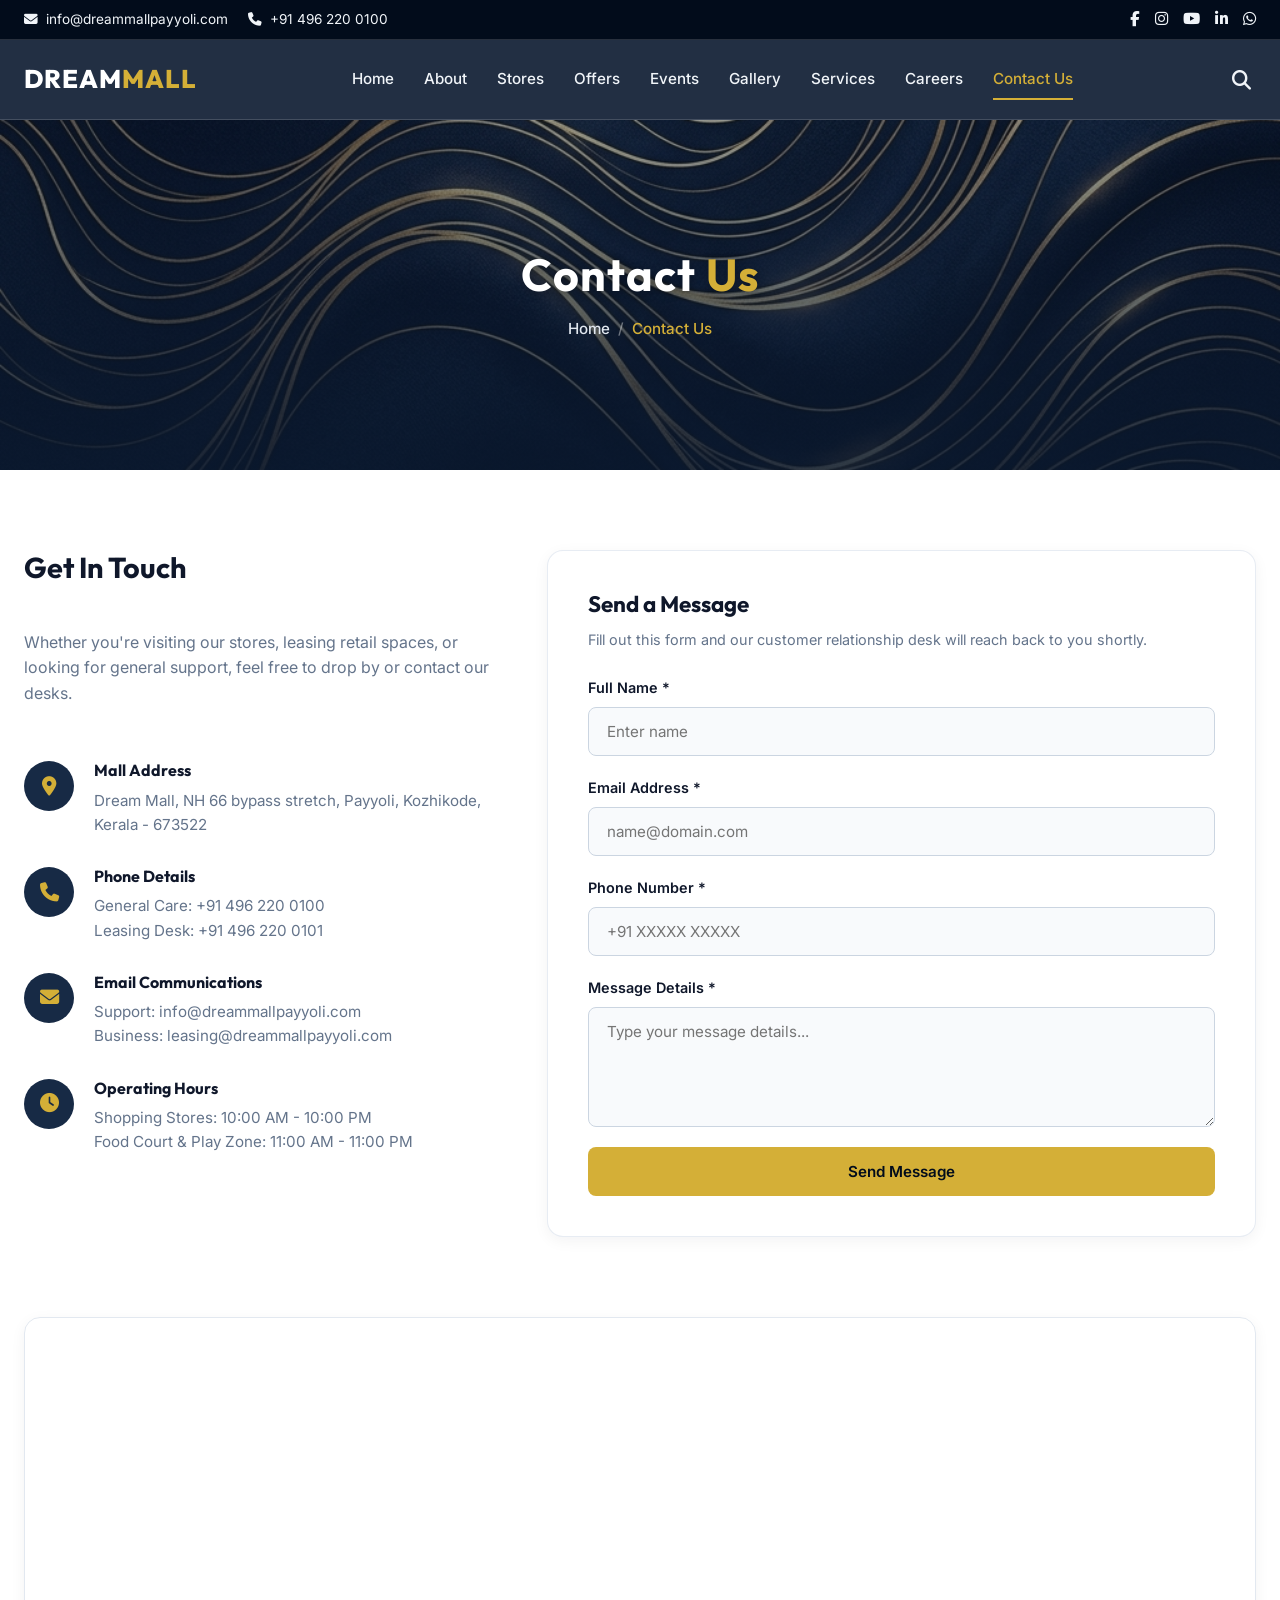
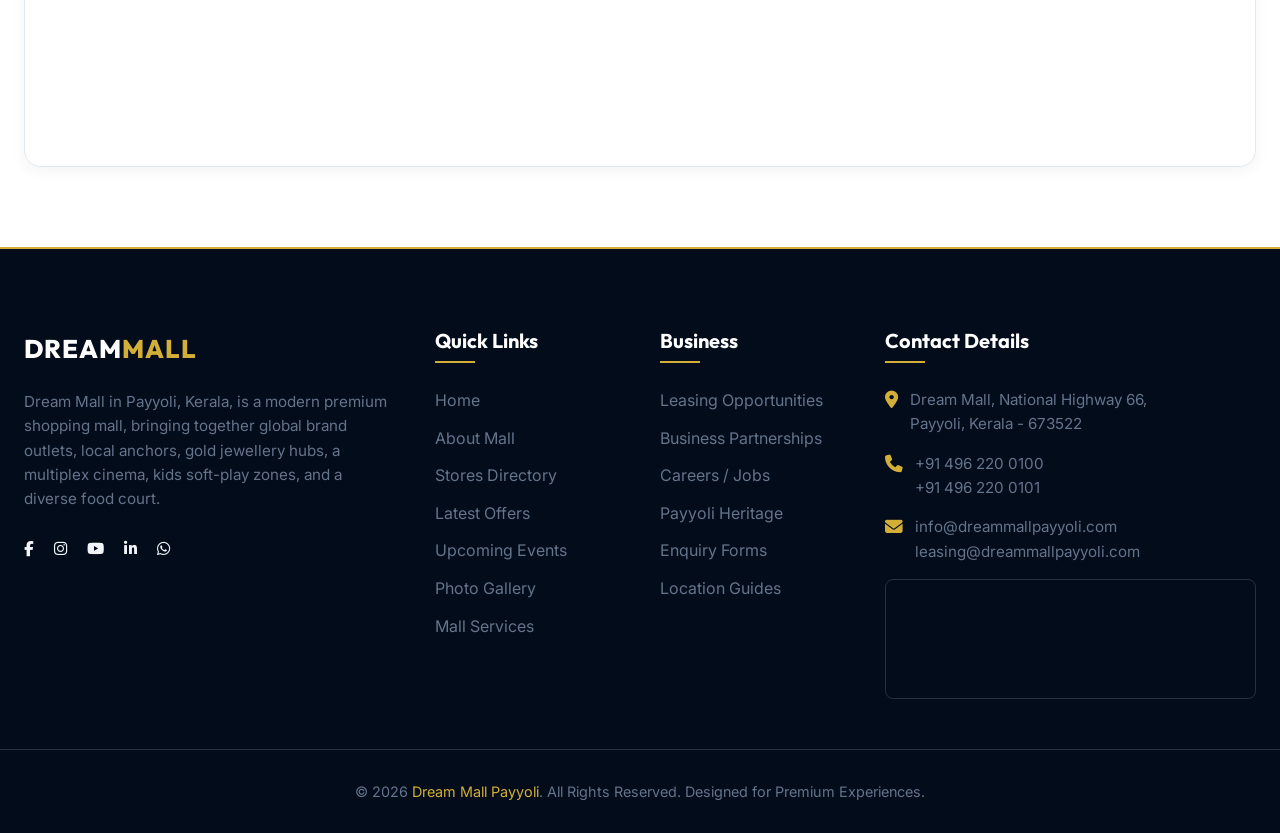
<file: contact.html>
<!DOCTYPE html>
<html lang="en">

<head>
    <meta charset="UTF-8">
    <meta name="viewport" content="width=device-width, initial-scale=1.0">
    <title>Contact Us - Dream Mall Payyoli</title>
    <meta name="description"
        content="Contact details, phone numbers, Google maps, opening hours, and message forms for Dream Mall in Payyoli, Kerala.">
    <link rel="stylesheet" href="css/variables.css">
    <link rel="stylesheet" href="css/layout.css">
    <link rel="stylesheet" href="css/components.css">
    <link rel="stylesheet" href="css/pages.css">
    <link rel="stylesheet" href="https://cdnjs.cloudflare.com/ajax/libs/font-awesome/6.4.0/css/all.min.css">
</head>

<body>

    <!-- Top Contact and Social Bar -->
    <div class="topbar">
        <div class="container topbar-content">
            <div class="topbar-contact">
                <div class="topbar-item">
                    <i class="fa-solid fa-envelope"></i>
                    <a href="mailto:info@dreammallpayyoli.com">info@dreammallpayyoli.com</a>
                </div>
                <div class="topbar-item">
                    <i class="fa-solid fa-phone"></i>
                    <a href="tel:+914962200100">+91 496 220 0100</a>
                </div>
            </div>
            <div class="topbar-social">
                <a href="#" aria-label="Facebook"><i class="fa-brands fa-facebook-f"></i></a>
                <a href="#" aria-label="Instagram"><i class="fa-brands fa-instagram"></i></a>
                <a href="#" aria-label="YouTube"><i class="fa-brands fa-youtube"></i></a>
                <a href="#" aria-label="LinkedIn"><i class="fa-brands fa-linkedin-in"></i></a>
                <a href="#" aria-label="WhatsApp"><i class="fa-brands fa-whatsapp"></i></a>
            </div>
        </div>
    </div>

    <!-- Header Navigation -->
    <header class="header">
        <div class="container navbar">
            <a href="index.html" class="logo" data-router-link>
                <div class="logo-text">DREAM<span>MALL</span></div>
            </a>

            <nav class="nav-menu" id="nav-menu">
                <a href="index.html" class="nav-link" data-router-link>Home</a>
                <a href="about.html" class="nav-link" data-router-link>About</a>
                <a href="stores.html" class="nav-link" data-router-link>Stores</a>
                <a href="offers.html" class="nav-link" data-router-link>Offers</a>
                <a href="events.html" class="nav-link" data-router-link>Events</a>
                <a href="gallery.html" class="nav-link" data-router-link>Gallery</a>
                <a href="services.html" class="nav-link" data-router-link>Services</a>
                <a href="careers.html" class="nav-link" data-router-link>Careers</a>
                <!-- <a href="corporate.html" class="nav-link" data-router-link>Leasing</a> -->
                <a href="contact.html" class="nav-link active" data-router-link>Contact Us</a>
            </nav>

            <div class="header-actions">
                <button class="search-trigger" id="search-trigger-btn" aria-label="Open Search"><i
                        class="fa-solid fa-magnifying-glass"></i></button>
                <button class="hamburger" id="hamburger-btn" aria-label="Toggle Menu">
                    <span></span>
                    <span></span>
                    <span></span>
                </button>
            </div>
        </div>
    </header>

    <!-- Shared Main Wrapper for router swaps -->
    <main id="main-content">
        <!-- Global Banner Section -->
        <section class="page-banner" style="background-image: url('assets/images/banner_master.png');">
            <div class="banner-content">
                <h1 class="banner-title">Contact <span>Us</span></h1>
                <div class="breadcrumbs">
                    <a href="index.html" data-router-link>Home</a>
                    <span class="breadcrumbs-separator">/</span>
                    <span class="breadcrumbs-current">Contact Us</span>
                </div>
            </div>
        </section>

        <section class="section-padding bg-white">
            <div class="container contact-layout reveal">

                <!-- Contact Details Panel -->
                <div class="contact-info-list">
                    <h2 style="font-size:1.8rem; margin-bottom:15px;">Get In Touch</h2>
                    <p style="color:var(--color-text-muted); margin-bottom:25px;">Whether you're visiting our stores,
                        leasing retail spaces, or looking for general support, feel free to drop by or contact our
                        desks.</p>

                    <div class="contact-info-block">
                        <div class="contact-info-icon"><i class="fa-solid fa-location-dot"></i></div>
                        <div class="contact-info-text">
                            <h4>Mall Address</h4>
                            <p style="font-size:0.95rem;">Dream Mall, NH 66 bypass stretch, Payyoli, Kozhikode, Kerala -
                                673522</p>
                        </div>
                    </div>

                    <div class="contact-info-block">
                        <div class="contact-info-icon"><i class="fa-solid fa-phone"></i></div>
                        <div class="contact-info-text">
                            <h4>Phone Details</h4>
                            <p style="font-size:0.95rem;">General Care: +91 496 220 0100<br>Leasing Desk: +91 496 220
                                0101</p>
                        </div>
                    </div>

                    <div class="contact-info-block">
                        <div class="contact-info-icon"><i class="fa-solid fa-envelope"></i></div>
                        <div class="contact-info-text">
                            <h4>Email Communications</h4>
                            <p style="font-size:0.95rem;">Support: info@dreammallpayyoli.com<br>Business:
                                leasing@dreammallpayyoli.com</p>
                        </div>
                    </div>

                    <div class="contact-info-block">
                        <div class="contact-info-icon"><i class="fa-solid fa-clock"></i></div>
                        <div class="contact-info-text">
                            <h4>Operating Hours</h4>
                            <p style="font-size:0.95rem;">Shopping Stores: 10:00 AM - 10:00 PM<br>Food Court & Play
                                Zone: 11:00 AM - 11:00 PM</p>
                        </div>
                    </div>
                </div>

                <!-- Contact Form Panel -->
                <div class="card" style="padding: 40px;">
                    <h3 style="font-size:1.4rem; margin-bottom:10px;">Send a Message</h3>
                    <p style="font-size:0.9rem; color:var(--color-text-muted); margin-bottom:25px;">Fill out this form
                        and our customer relationship desk will reach back to you shortly.</p>

                    <form id="contact-form">
                        <div class="form-group">
                            <label for="contact-name" class="form-label">Full Name *</label>
                            <input type="text" id="contact-name" class="form-input" required placeholder="Enter name">
                        </div>
                        <div class="form-group">
                            <label for="contact-email" class="form-label">Email Address *</label>
                            <input type="email" id="contact-email" class="form-input" required
                                placeholder="name@domain.com">
                        </div>
                        <div class="form-group">
                            <label for="contact-phone" class="form-label">Phone Number *</label>
                            <input type="tel" id="contact-phone" class="form-input" required
                                placeholder="+91 XXXXX XXXXX">
                        </div>
                        <div class="form-group">
                            <label for="contact-msg" class="form-label">Message Details *</label>
                            <textarea id="contact-msg" class="form-textarea" required
                                placeholder="Type your message details..."></textarea>
                        </div>
                        <button type="submit" class="btn btn-gold btn-block" style="margin-top:10px;">Send
                            Message</button>
                    </form>
                </div>

            </div>
        </section>

        <!-- Google Maps Iframe Area -->
        <section class="section-padding bg-white" style="padding-top:0;">
            <div class="container reveal">
                <div class="contact-map-iframe" id="contact-map-wrapper">
                    <!-- Google Map loaded dynamically by page-logic.js -->
                </div>
            </div>
        </section>
    </main>

    <!-- Footer Section -->
    <footer class="footer">
        <div class="container footer-grid">
            <div class="footer-col footer-about">
                <div class="logo-text" style="margin-bottom: 20px;">DREAM<span>MALL</span></div>
                <p>Dream Mall in Payyoli, Kerala, is a modern premium shopping mall, bringing together global brand
                    outlets, local anchors, gold jewellery hubs, a multiplex cinema, kids soft-play zones, and a diverse
                    food court.</p>
                <div class="topbar-social" style="justify-content: flex-start; gap: 20px;">
                    <a href="#" aria-label="Facebook"><i class="fa-brands fa-facebook-f"></i></a>
                    <a href="#" aria-label="Instagram"><i class="fa-brands fa-instagram"></i></a>
                    <a href="#" aria-label="YouTube"><i class="fa-brands fa-youtube"></i></a>
                    <a href="#" aria-label="LinkedIn"><i class="fa-brands fa-linkedin-in"></i></a>
                    <a href="#" aria-label="WhatsApp"><i class="fa-brands fa-whatsapp"></i></a>
                </div>
            </div>

            <div class="footer-col">
                <h4>Quick Links</h4>
                <ul class="footer-links">
                    <li><a href="index.html" data-router-link>Home</a></li>
                    <li><a href="about.html" data-router-link>About Mall</a></li>
                    <li><a href="stores.html" data-router-link>Stores Directory</a></li>
                    <li><a href="offers.html" data-router-link>Latest Offers</a></li>
                    <li><a href="events.html" data-router-link>Upcoming Events</a></li>
                    <li><a href="gallery.html" data-router-link>Photo Gallery</a></li>
                    <li><a href="services.html" data-router-link>Mall Services</a></li>
                </ul>
            </div>

            <div class="footer-col">
                <h4>Business</h4>
                <ul class="footer-links">
                    <li><a href="corporate.html" data-router-link>Leasing Opportunities</a></li>
                    <li><a href="corporate.html" data-router-link>Business Partnerships</a></li>
                    <li><a href="careers.html" data-router-link>Careers / Jobs</a></li>
                    <li><a href="about.html#payyoli-history" data-router-link>Payyoli Heritage</a></li>
                    <li><a href="contact.html" data-router-link>Enquiry Forms</a></li>
                    <li><a href="location.html" data-router-link>Location Guides</a></li>
                </ul>
            </div>

            <div class="footer-col">
                <h4>Contact Details</h4>
                <ul class="footer-contact">
                    <li>
                        <i class="fa-solid fa-location-dot"></i>
                        <span>Dream Mall, National Highway 66,<br>Payyoli, Kerala - 673522</span>
                    </li>
                    <li>
                        <i class="fa-solid fa-phone"></i>
                        <span>+91 496 220 0100<br>+91 496 220 0101</span>
                    </li>
                    <li>
                        <i class="fa-solid fa-envelope"></i>
                        <span>info@dreammallpayyoli.com<br>leasing@dreammallpayyoli.com</span>
                    </li>
                </ul>
                <div class="footer-map-container">
                    <iframe
                        src="https://www.google.com/maps/embed?pb=!1m18!1m12!1m3!1d3910.3703901968875!2d75.6425982!3d11.5252876!2m3!1f0!2f0!3f0!3m2!1i1024!2i768!4f13.1!3m3!1m2!1s0x3ba68fac87c10b4f%3A0xad0e77d01869e578!2sPayyoli%2C%20Kerala!5e0!3m2!1sen!2sin!4v1717800000000!5m2!1sen!2sin"
                        allowfullscreen="" loading="lazy"></iframe>
                </div>
            </div>
        </div>



        <div class="footer-bottom">
            <p>&copy; 2026 <span>Dream Mall Payyoli</span>. All Rights Reserved. Designed for Premium Experiences.</p>
        </div>
    </footer>

    <!-- Global Search Modal Overlay -->
    <div class="search-modal" id="global-search-modal">
        <div class="search-modal-container">
            <button class="search-modal-close" aria-label="Close Search"><i class="fa-solid fa-xmark"></i></button>
            <div class="search-input-wrapper">
                <input type="text" class="search-modal-input" placeholder="Type store name or category..."
                    id="search-input-field">
                <button class="search-modal-btn" aria-label="Search"><i
                        class="fa-solid fa-magnifying-glass"></i></button>
            </div>
            <div class="search-results-preview" id="search-results-preview-container"></div>
        </div>
    </div>

    <!-- Scripts -->
    <script src="js/main.js"></script>
    <script src="js/page-logic.js"></script>
</body>

</html>
</file>
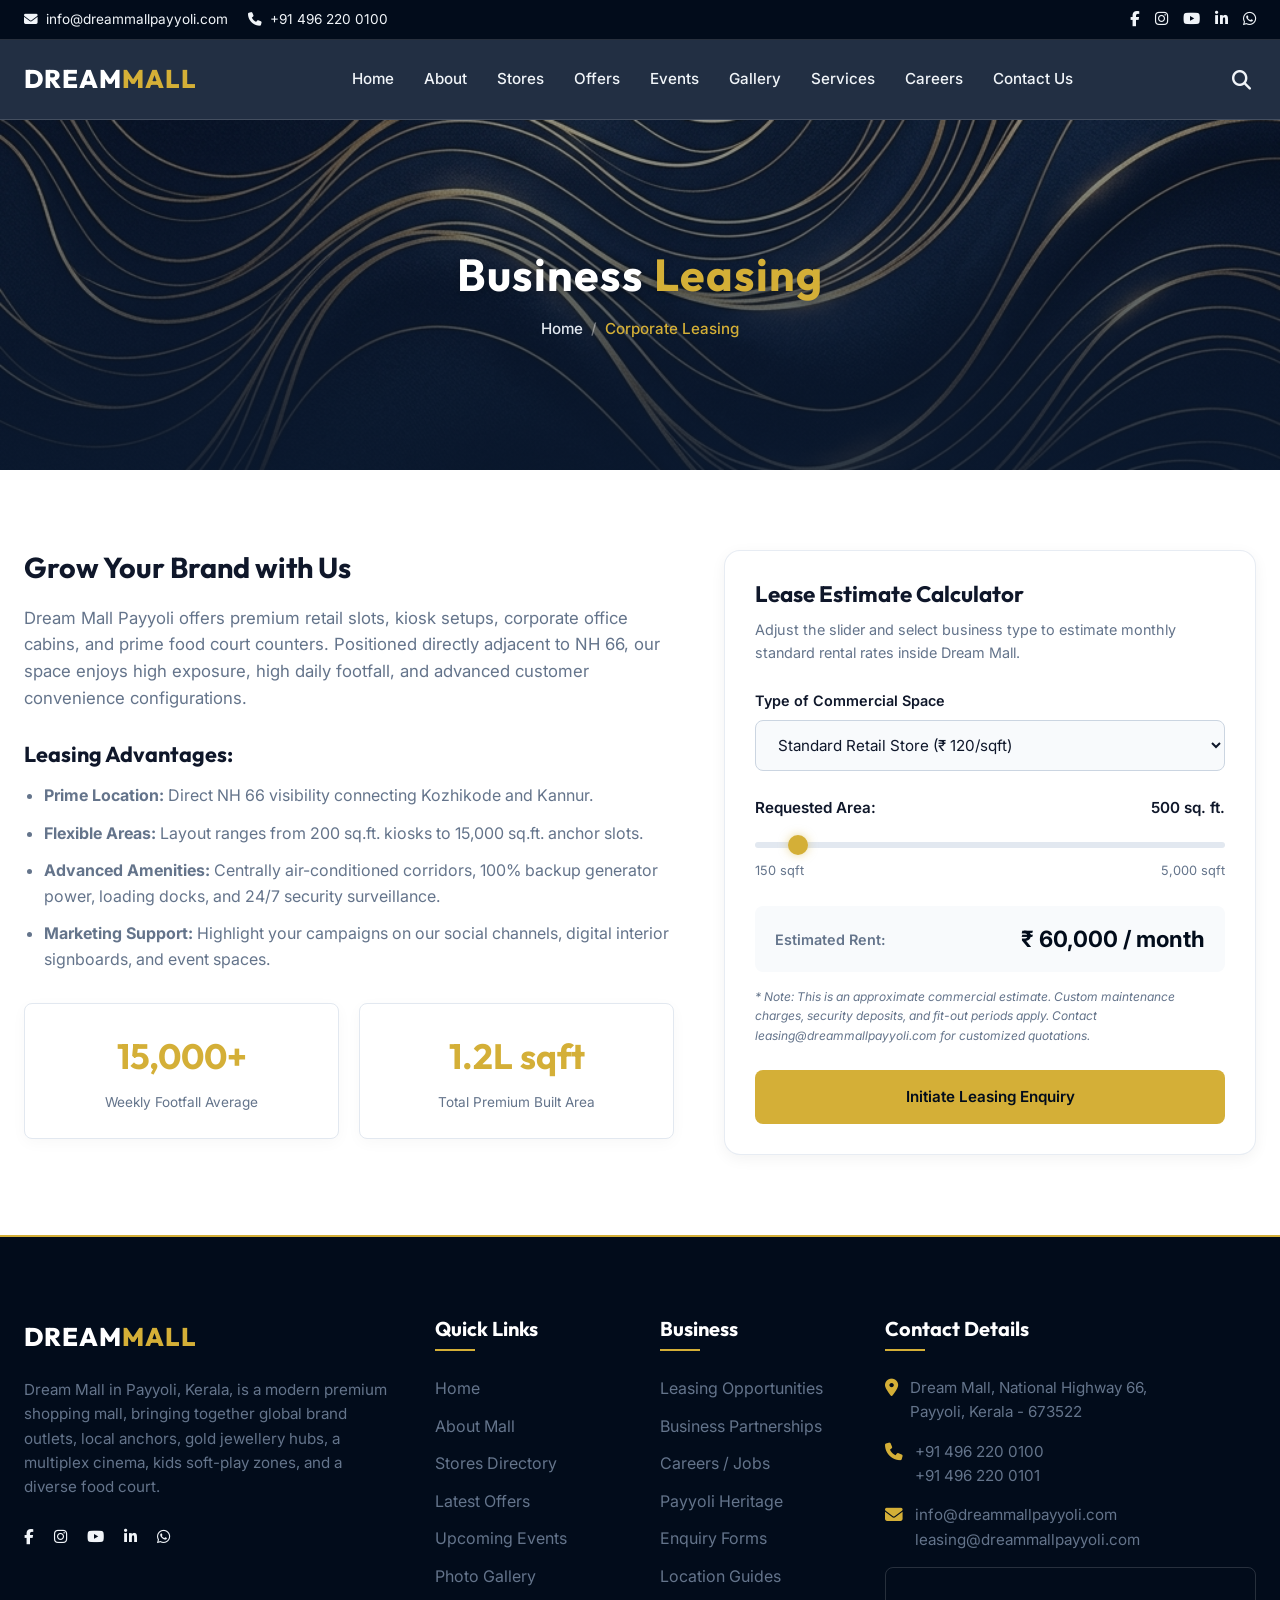
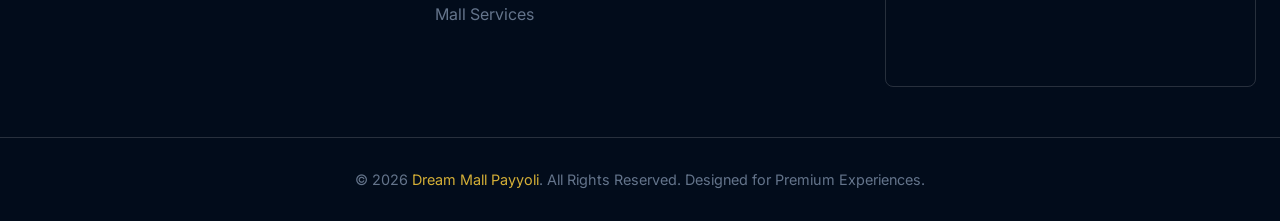
<file: corporate.html>
<!DOCTYPE html>
<html lang="en">

<head>
    <meta charset="UTF-8">
    <meta name="viewport" content="width=device-width, initial-scale=1.0">
    <title>Leasing & Corporate Partnerships - Dream Mall Payyoli</title>
    <meta name="description"
        content="Retail spaces leasing details, corporate partnership opportunities, and rental estimator calculator at Dream Mall Payyoli, Kerala.">
    <link rel="stylesheet" href="css/variables.css">
    <link rel="stylesheet" href="css/layout.css">
    <link rel="stylesheet" href="css/components.css">
    <link rel="stylesheet" href="css/pages.css">
    <link rel="stylesheet" href="https://cdnjs.cloudflare.com/ajax/libs/font-awesome/6.4.0/css/all.min.css">
</head>

<body>

    <!-- Top Contact and Social Bar -->
    <div class="topbar">
        <div class="container topbar-content">
            <div class="topbar-contact">
                <div class="topbar-item">
                    <i class="fa-solid fa-envelope"></i>
                    <a href="mailto:info@dreammallpayyoli.com">info@dreammallpayyoli.com</a>
                </div>
                <div class="topbar-item">
                    <i class="fa-solid fa-phone"></i>
                    <a href="tel:+914962200100">+91 496 220 0100</a>
                </div>
            </div>
            <div class="topbar-social">
                <a href="#" aria-label="Facebook"><i class="fa-brands fa-facebook-f"></i></a>
                <a href="#" aria-label="Instagram"><i class="fa-brands fa-instagram"></i></a>
                <a href="#" aria-label="YouTube"><i class="fa-brands fa-youtube"></i></a>
                <a href="#" aria-label="LinkedIn"><i class="fa-brands fa-linkedin-in"></i></a>
                <a href="#" aria-label="WhatsApp"><i class="fa-brands fa-whatsapp"></i></a>
            </div>
        </div>
    </div>

    <!-- Header Navigation -->
    <header class="header">
        <div class="container navbar">
            <a href="index.html" class="logo" data-router-link>
                <div class="logo-text">DREAM<span>MALL</span></div>
            </a>

            <nav class="nav-menu" id="nav-menu">
                <a href="index.html" class="nav-link" data-router-link>Home</a>
                <a href="about.html" class="nav-link" data-router-link>About</a>
                <a href="stores.html" class="nav-link" data-router-link>Stores</a>
                <a href="offers.html" class="nav-link" data-router-link>Offers</a>
                <a href="events.html" class="nav-link" data-router-link>Events</a>
                <a href="gallery.html" class="nav-link" data-router-link>Gallery</a>
                <a href="services.html" class="nav-link" data-router-link>Services</a>
                <a href="careers.html" class="nav-link" data-router-link>Careers</a>
                <!-- <a href="corporate.html" class="nav-link active" data-router-link>Leasing</a> -->
                <a href="contact.html" class="nav-link" data-router-link>Contact Us</a>
            </nav>

            <div class="header-actions">
                <button class="search-trigger" id="search-trigger-btn" aria-label="Open Search"><i
                        class="fa-solid fa-magnifying-glass"></i></button>
                <button class="hamburger" id="hamburger-btn" aria-label="Toggle Menu">
                    <span></span>
                    <span></span>
                    <span></span>
                </button>
            </div>
        </div>
    </header>

    <!-- Shared Main Wrapper for router swaps -->
    <main id="main-content">
        <!-- Global Banner Section -->
        <section class="page-banner" style="background-image: url('assets/images/banner_master.png');">
            <div class="banner-content">
                <h1 class="banner-title">Business <span>Leasing</span></h1>
                <div class="breadcrumbs">
                    <a href="index.html" data-router-link>Home</a>
                    <span class="breadcrumbs-separator">/</span>
                    <span class="breadcrumbs-current">Corporate Leasing</span>
                </div>
            </div>
        </section>

        <section class="section-padding bg-white">
            <div class="container corporate-grid reveal">

                <!-- Leasing Details (Left Panel) -->
                <div>
                    <h2 style="font-size: 1.8rem; margin-bottom: 20px;">Grow Your Brand with Us</h2>
                    <p style="margin-bottom: 20px; font-size:1.05rem;">Dream Mall Payyoli offers premium retail slots,
                        kiosk setups, corporate office cabins, and prime food court counters. Positioned directly
                        adjacent to NH 66, our space enjoys high exposure, high daily footfall, and advanced customer
                        convenience configurations.</p>

                    <h3 style="font-size: 1.35rem; margin: 30px 0 15px;">Leasing Advantages:</h3>
                    <ul
                        style="list-style:disc; padding-left:20px; display:flex; flex-direction:column; gap:12px; margin-bottom:30px;">
                        <li><strong>Prime Location:</strong> Direct NH 66 visibility connecting Kozhikode and Kannur.
                        </li>
                        <li><strong>Flexible Areas:</strong> Layout ranges from 200 sq.ft. kiosks to 15,000 sq.ft.
                            anchor slots.</li>
                        <li><strong>Advanced Amenities:</strong> Centrally air-conditioned corridors, 100% backup
                            generator power, loading docks, and 24/7 security surveillance.</li>
                        <li><strong>Marketing Support:</strong> Highlight your campaigns on our social channels, digital
                            interior signboards, and event spaces.</li>
                    </ul>

                    <div class="leasing-metrics">
                        <div class="metric-card">
                            <span>15,000+</span>
                            <p style="font-size:0.85rem; color:var(--color-text-muted);">Weekly Footfall Average</p>
                        </div>
                        <div class="metric-card">
                            <span>1.2L sqft</span>
                            <p style="font-size:0.85rem; color:var(--color-text-muted);">Total Premium Built Area</p>
                        </div>
                    </div>
                </div>

                <!-- Interactive Cost Estimator Slider (Right Panel) -->
                <aside class="calc-card">
                    <h3 style="font-size: 1.4rem; margin-bottom: 10px;">Lease Estimate Calculator</h3>
                    <p style="font-size: 0.9rem; color: var(--color-text-muted); margin-bottom: 25px;">Adjust the slider
                        and select business type to estimate monthly standard rental rates inside Dream Mall.</p>

                    <div class="form-group">
                        <label for="calc-space-type" class="form-label">Type of Commercial Space</label>
                        <select id="calc-space-type" class="form-select">
                            <option value="retail">Standard Retail Store (₹ 120/sqft)</option>
                            <option value="food">Food Court Counter (₹ 160/sqft)</option>
                            <option value="kiosk">Atrium Kiosk Setup (₹ 200/sqft)</option>
                            <option value="office">Corporate Office Cabin (₹ 90/sqft)</option>
                        </select>
                    </div>

                    <div class="calc-range-wrapper">
                        <div
                            style="display:flex; justify-content:space-between; font-weight:600; font-size:0.95rem; margin-bottom:10px; color:var(--color-text-dark);">
                            <span>Requested Area:</span>
                            <span><span id="calc-space-val">500</span> sq. ft.</span>
                        </div>
                        <input type="range" id="calc-space-sqft" class="calc-range" min="150" max="5000" step="50"
                            value="500">
                        <div
                            style="display:flex; justify-content:space-between; font-size:0.8rem; color:var(--color-text-muted); margin-top:5px;">
                            <span>150 sqft</span>
                            <span>5,000 sqft</span>
                        </div>
                    </div>

                    <div class="calc-output">
                        <span style="font-weight:600; font-size:0.9rem; color:var(--color-text-muted);">Estimated
                            Rent:</span>
                        <div class="calc-val" id="calc-rent-val">₹ 60,000 / month</div>
                    </div>

                    <p style="font-size:0.75rem; color:var(--color-text-muted); margin-top:15px; font-style:italic;">*
                        Note: This is an approximate commercial estimate. Custom maintenance charges, security deposits,
                        and fit-out periods apply. Contact leasing@dreammallpayyoli.com for customized quotations.</p>

                    <a href="contact.html?subject=Leasing" class="btn btn-gold btn-block" style="margin-top:25px;"
                        data-router-link>Initiate Leasing Enquiry</a>
                </aside>

            </div>
        </section>
    </main>

    <!-- Footer Section -->
    <footer class="footer">
        <div class="container footer-grid">
            <div class="footer-col footer-about">
                <div class="logo-text" style="margin-bottom: 20px;">DREAM<span>MALL</span></div>
                <p>Dream Mall in Payyoli, Kerala, is a modern premium shopping mall, bringing together global brand
                    outlets, local anchors, gold jewellery hubs, a multiplex cinema, kids soft-play zones, and a diverse
                    food court.</p>
                <div class="topbar-social" style="justify-content: flex-start; gap: 20px;">
                    <a href="#" aria-label="Facebook"><i class="fa-brands fa-facebook-f"></i></a>
                    <a href="#" aria-label="Instagram"><i class="fa-brands fa-instagram"></i></a>
                    <a href="#" aria-label="YouTube"><i class="fa-brands fa-youtube"></i></a>
                    <a href="#" aria-label="LinkedIn"><i class="fa-brands fa-linkedin-in"></i></a>
                    <a href="#" aria-label="WhatsApp"><i class="fa-brands fa-whatsapp"></i></a>
                </div>
            </div>

            <div class="footer-col">
                <h4>Quick Links</h4>
                <ul class="footer-links">
                    <li><a href="index.html" data-router-link>Home</a></li>
                    <li><a href="about.html" data-router-link>About Mall</a></li>
                    <li><a href="stores.html" data-router-link>Stores Directory</a></li>
                    <li><a href="offers.html" data-router-link>Latest Offers</a></li>
                    <li><a href="events.html" data-router-link>Upcoming Events</a></li>
                    <li><a href="gallery.html" data-router-link>Photo Gallery</a></li>
                    <li><a href="services.html" data-router-link>Mall Services</a></li>
                </ul>
            </div>

            <div class="footer-col">
                <h4>Business</h4>
                <ul class="footer-links">
                    <li><a href="corporate.html" data-router-link>Leasing Opportunities</a></li>
                    <li><a href="corporate.html" data-router-link>Business Partnerships</a></li>
                    <li><a href="careers.html" data-router-link>Careers / Jobs</a></li>
                    <li><a href="about.html#payyoli-history" data-router-link>Payyoli Heritage</a></li>
                    <li><a href="contact.html" data-router-link>Enquiry Forms</a></li>
                    <li><a href="location.html" data-router-link>Location Guides</a></li>
                </ul>
            </div>

            <div class="footer-col">
                <h4>Contact Details</h4>
                <ul class="footer-contact">
                    <li>
                        <i class="fa-solid fa-location-dot"></i>
                        <span>Dream Mall, National Highway 66,<br>Payyoli, Kerala - 673522</span>
                    </li>
                    <li>
                        <i class="fa-solid fa-phone"></i>
                        <span>+91 496 220 0100<br>+91 496 220 0101</span>
                    </li>
                    <li>
                        <i class="fa-solid fa-envelope"></i>
                        <span>info@dreammallpayyoli.com<br>leasing@dreammallpayyoli.com</span>
                    </li>
                </ul>
                <div class="footer-map-container">
                    <iframe
                        src="https://www.google.com/maps/embed?pb=!1m18!1m12!1m3!1d3910.3703901968875!2d75.6425982!3d11.5252876!2m3!1f0!2f0!3f0!3m2!1i1024!2i768!4f13.1!3m3!1m2!1s0x3ba68fac87c10b4f%3A0xad0e77d01869e578!2sPayyoli%2C%20Kerala!5e0!3m2!1sen!2sin!4v1717800000000!5m2!1sen!2sin"
                        allowfullscreen="" loading="lazy"></iframe>
                </div>
            </div>
        </div>



        <div class="footer-bottom">
            <p>&copy; 2026 <span>Dream Mall Payyoli</span>. All Rights Reserved. Designed for Premium Experiences.</p>
        </div>
    </footer>

    <!-- Global Search Modal Overlay -->
    <div class="search-modal" id="global-search-modal">
        <div class="search-modal-container">
            <button class="search-modal-close" aria-label="Close Search"><i class="fa-solid fa-xmark"></i></button>
            <div class="search-input-wrapper">
                <input type="text" class="search-modal-input" placeholder="Type store name or category..."
                    id="search-input-field">
                <button class="search-modal-btn" aria-label="Search"><i
                        class="fa-solid fa-magnifying-glass"></i></button>
            </div>
            <div class="search-results-preview" id="search-results-preview-container"></div>
        </div>
    </div>

    <!-- Scripts -->
    <script src="js/main.js"></script>
    <script src="js/page-logic.js"></script>
</body>

</html>
</file>
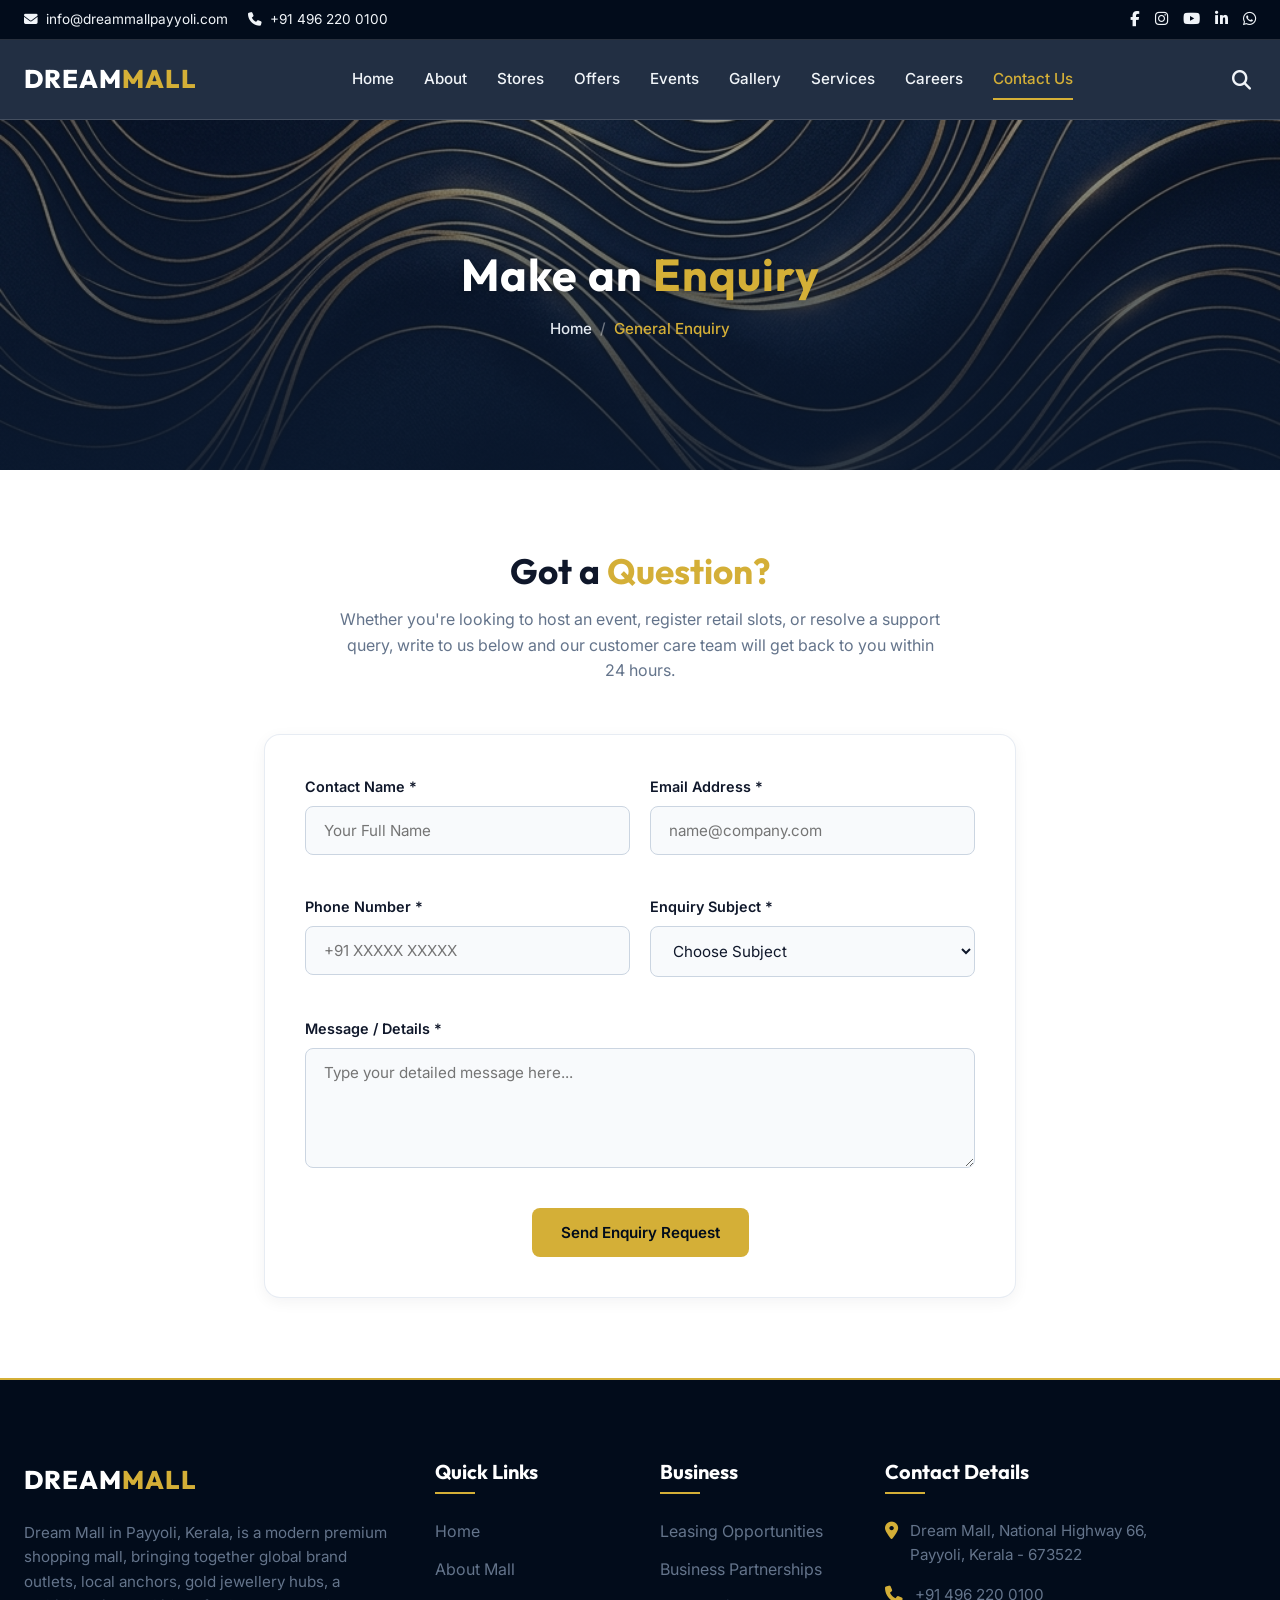
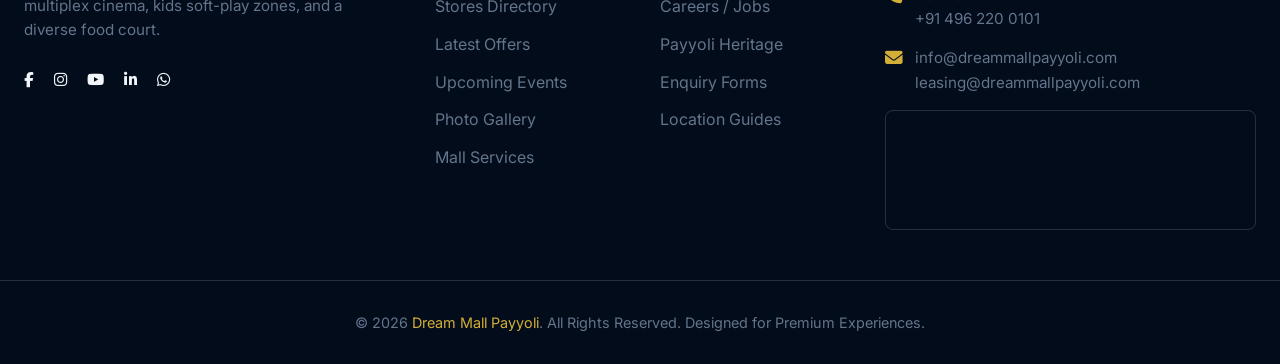
<file: enquiry.html>
<!DOCTYPE html>
<html lang="en">

<head>
    <meta charset="UTF-8">
    <meta name="viewport" content="width=device-width, initial-scale=1.0">
    <title>General Enquiry - Dream Mall Payyoli</title>
    <meta name="description"
        content="Submit a general business or customer enquiry to Dream Mall Payyoli, Kerala, using our validated online contact form.">
    <link rel="stylesheet" href="css/variables.css">
    <link rel="stylesheet" href="css/layout.css">
    <link rel="stylesheet" href="css/components.css">
    <link rel="stylesheet" href="css/pages.css">
    <link rel="stylesheet" href="https://cdnjs.cloudflare.com/ajax/libs/font-awesome/6.4.0/css/all.min.css">
</head>

<body>

    <!-- Top Contact and Social Bar -->
    <div class="topbar">
        <div class="container topbar-content">
            <div class="topbar-contact">
                <div class="topbar-item">
                    <i class="fa-solid fa-envelope"></i>
                    <a href="mailto:info@dreammallpayyoli.com">info@dreammallpayyoli.com</a>
                </div>
                <div class="topbar-item">
                    <i class="fa-solid fa-phone"></i>
                    <a href="tel:+914962200100">+91 496 220 0100</a>
                </div>
            </div>
            <div class="topbar-social">
                <a href="#" aria-label="Facebook"><i class="fa-brands fa-facebook-f"></i></a>
                <a href="#" aria-label="Instagram"><i class="fa-brands fa-instagram"></i></a>
                <a href="#" aria-label="YouTube"><i class="fa-brands fa-youtube"></i></a>
                <a href="#" aria-label="LinkedIn"><i class="fa-brands fa-linkedin-in"></i></a>
                <a href="#" aria-label="WhatsApp"><i class="fa-brands fa-whatsapp"></i></a>
            </div>
        </div>
    </div>

    <!-- Header Navigation -->
    <header class="header">
        <div class="container navbar">
            <a href="index.html" class="logo" data-router-link>
                <div class="logo-text">DREAM<span>MALL</span></div>
            </a>

            <nav class="nav-menu" id="nav-menu">
                <a href="index.html" class="nav-link" data-router-link>Home</a>
                <a href="about.html" class="nav-link" data-router-link>About</a>
                <a href="stores.html" class="nav-link" data-router-link>Stores</a>
                <a href="offers.html" class="nav-link" data-router-link>Offers</a>
                <a href="events.html" class="nav-link" data-router-link>Events</a>
                <a href="gallery.html" class="nav-link" data-router-link>Gallery</a>
                <a href="services.html" class="nav-link" data-router-link>Services</a>
                <a href="careers.html" class="nav-link" data-router-link>Careers</a>
                <!-- <a href="corporate.html" class="nav-link" data-router-link>Leasing</a> -->
                <a href="contact.html" class="nav-link active" data-router-link>Contact Us</a>
            </nav>

            <div class="header-actions">
                <button class="search-trigger" id="search-trigger-btn" aria-label="Open Search"><i
                        class="fa-solid fa-magnifying-glass"></i></button>
                <button class="hamburger" id="hamburger-btn" aria-label="Toggle Menu">
                    <span></span>
                    <span></span>
                    <span></span>
                </button>
            </div>
        </div>
    </header>

    <!-- Shared Main Wrapper for router swaps -->
    <main id="main-content">
        <!-- Global Banner Section -->
        <section class="page-banner" style="background-image: url('assets/images/banner_master.png');">
            <div class="banner-content">
                <h1 class="banner-title">Make an <span>Enquiry</span></h1>
                <div class="breadcrumbs">
                    <a href="index.html" data-router-link>Home</a>
                    <span class="breadcrumbs-separator">/</span>
                    <span class="breadcrumbs-current">General Enquiry</span>
                </div>
            </div>
        </section>

        <section class="section-padding bg-white">
            <div class="container reveal" style="max-width: 800px;">
                <div class="section-header">
                    <h2>Got a <span>Question?</span></h2>
                    <p>Whether you're looking to host an event, register retail slots, or resolve a support query, write
                        to us below and our customer care team will get back to you within 24 hours.</p>
                </div>

                <div class="card" style="padding: 40px;">
                    <form id="enquiry-form">
                        <div class="form-grid">
                            <div class="form-group">
                                <label for="enq-name" class="form-label">Contact Name *</label>
                                <input type="text" id="enq-name" class="form-input" required
                                    placeholder="Your Full Name">
                            </div>
                            <div class="form-group">
                                <label for="enq-email" class="form-label">Email Address *</label>
                                <input type="email" id="enq-email" class="form-input" required
                                    placeholder="name@company.com">
                            </div>
                            <div class="form-group">
                                <label for="enq-phone" class="form-label">Phone Number *</label>
                                <input type="tel" id="enq-phone" class="form-input" required
                                    placeholder="+91 XXXXX XXXXX">
                            </div>
                            <div class="form-group">
                                <label for="enq-subject" class="form-label">Enquiry Subject *</label>
                                <select id="enq-subject" class="form-select" required>
                                    <option value="">Choose Subject</option>
                                    <option value="retail">Retail Space Leasing</option>
                                    <option value="kiosk">Atrium Kiosk Setup</option>
                                    <option value="event">Hosting Mall Events</option>
                                    <option value="advertise">Advertising / Media Space</option>
                                    <option value="feedback">General Support / Feedback</option>
                                </select>
                            </div>
                            <div class="form-group form-group-full">
                                <label for="enq-message" class="form-label">Message / Details *</label>
                                <textarea id="enq-message" class="form-textarea" required
                                    placeholder="Type your detailed message here..."></textarea>
                            </div>
                        </div>
                        <div style="text-align:center; margin-top:20px;">
                            <button type="submit" class="btn btn-gold">Send Enquiry Request</button>
                        </div>
                    </form>
                </div>

            </div>
        </section>
    </main>

    <!-- Footer Section -->
    <footer class="footer">
        <div class="container footer-grid">
            <div class="footer-col footer-about">
                <div class="logo-text" style="margin-bottom: 20px;">DREAM<span>MALL</span></div>
                <p>Dream Mall in Payyoli, Kerala, is a modern premium shopping mall, bringing together global brand
                    outlets, local anchors, gold jewellery hubs, a multiplex cinema, kids soft-play zones, and a diverse
                    food court.</p>
                <div class="topbar-social" style="justify-content: flex-start; gap: 20px;">
                    <a href="#" aria-label="Facebook"><i class="fa-brands fa-facebook-f"></i></a>
                    <a href="#" aria-label="Instagram"><i class="fa-brands fa-instagram"></i></a>
                    <a href="#" aria-label="YouTube"><i class="fa-brands fa-youtube"></i></a>
                    <a href="#" aria-label="LinkedIn"><i class="fa-brands fa-linkedin-in"></i></a>
                    <a href="#" aria-label="WhatsApp"><i class="fa-brands fa-whatsapp"></i></a>
                </div>
            </div>

            <div class="footer-col">
                <h4>Quick Links</h4>
                <ul class="footer-links">
                    <li><a href="index.html" data-router-link>Home</a></li>
                    <li><a href="about.html" data-router-link>About Mall</a></li>
                    <li><a href="stores.html" data-router-link>Stores Directory</a></li>
                    <li><a href="offers.html" data-router-link>Latest Offers</a></li>
                    <li><a href="events.html" data-router-link>Upcoming Events</a></li>
                    <li><a href="gallery.html" data-router-link>Photo Gallery</a></li>
                    <li><a href="services.html" data-router-link>Mall Services</a></li>
                </ul>
            </div>

            <div class="footer-col">
                <h4>Business</h4>
                <ul class="footer-links">
                    <li><a href="corporate.html" data-router-link>Leasing Opportunities</a></li>
                    <li><a href="corporate.html" data-router-link>Business Partnerships</a></li>
                    <li><a href="careers.html" data-router-link>Careers / Jobs</a></li>
                    <li><a href="about.html#payyoli-history" data-router-link>Payyoli Heritage</a></li>
                    <li><a href="contact.html" data-router-link>Enquiry Forms</a></li>
                    <li><a href="location.html" data-router-link>Location Guides</a></li>
                </ul>
            </div>

            <div class="footer-col">
                <h4>Contact Details</h4>
                <ul class="footer-contact">
                    <li>
                        <i class="fa-solid fa-location-dot"></i>
                        <span>Dream Mall, National Highway 66,<br>Payyoli, Kerala - 673522</span>
                    </li>
                    <li>
                        <i class="fa-solid fa-phone"></i>
                        <span>+91 496 220 0100<br>+91 496 220 0101</span>
                    </li>
                    <li>
                        <i class="fa-solid fa-envelope"></i>
                        <span>info@dreammallpayyoli.com<br>leasing@dreammallpayyoli.com</span>
                    </li>
                </ul>
                <div class="footer-map-container">
                    <iframe
                        src="https://www.google.com/maps/embed?pb=!1m18!1m12!1m3!1d3910.3703901968875!2d75.6425982!3d11.5252876!2m3!1f0!2f0!3f0!3m2!1i1024!2i768!4f13.1!3m3!1m2!1s0x3ba68fac87c10b4f%3A0xad0e77d01869e578!2sPayyoli%2C%20Kerala!5e0!3m2!1sen!2sin!4v1717800000000!5m2!1sen!2sin"
                        allowfullscreen="" loading="lazy"></iframe>
                </div>
            </div>
        </div>



        <div class="footer-bottom">
            <p>&copy; 2026 <span>Dream Mall Payyoli</span>. All Rights Reserved. Designed for Premium Experiences.</p>
        </div>
    </footer>

    <!-- Global Search Modal Overlay -->
    <div class="search-modal" id="global-search-modal">
        <div class="search-modal-container">
            <button class="search-modal-close" aria-label="Close Search"><i class="fa-solid fa-xmark"></i></button>
            <div class="search-input-wrapper">
                <input type="text" class="search-modal-input" placeholder="Type store name or category..."
                    id="search-input-field">
                <button class="search-modal-btn" aria-label="Search"><i
                        class="fa-solid fa-magnifying-glass"></i></button>
            </div>
            <div class="search-results-preview" id="search-results-preview-container"></div>
        </div>
    </div>

    <!-- Scripts -->
    <script src="js/main.js"></script>
    <script src="js/page-logic.js"></script>
</body>

</html>
</file>
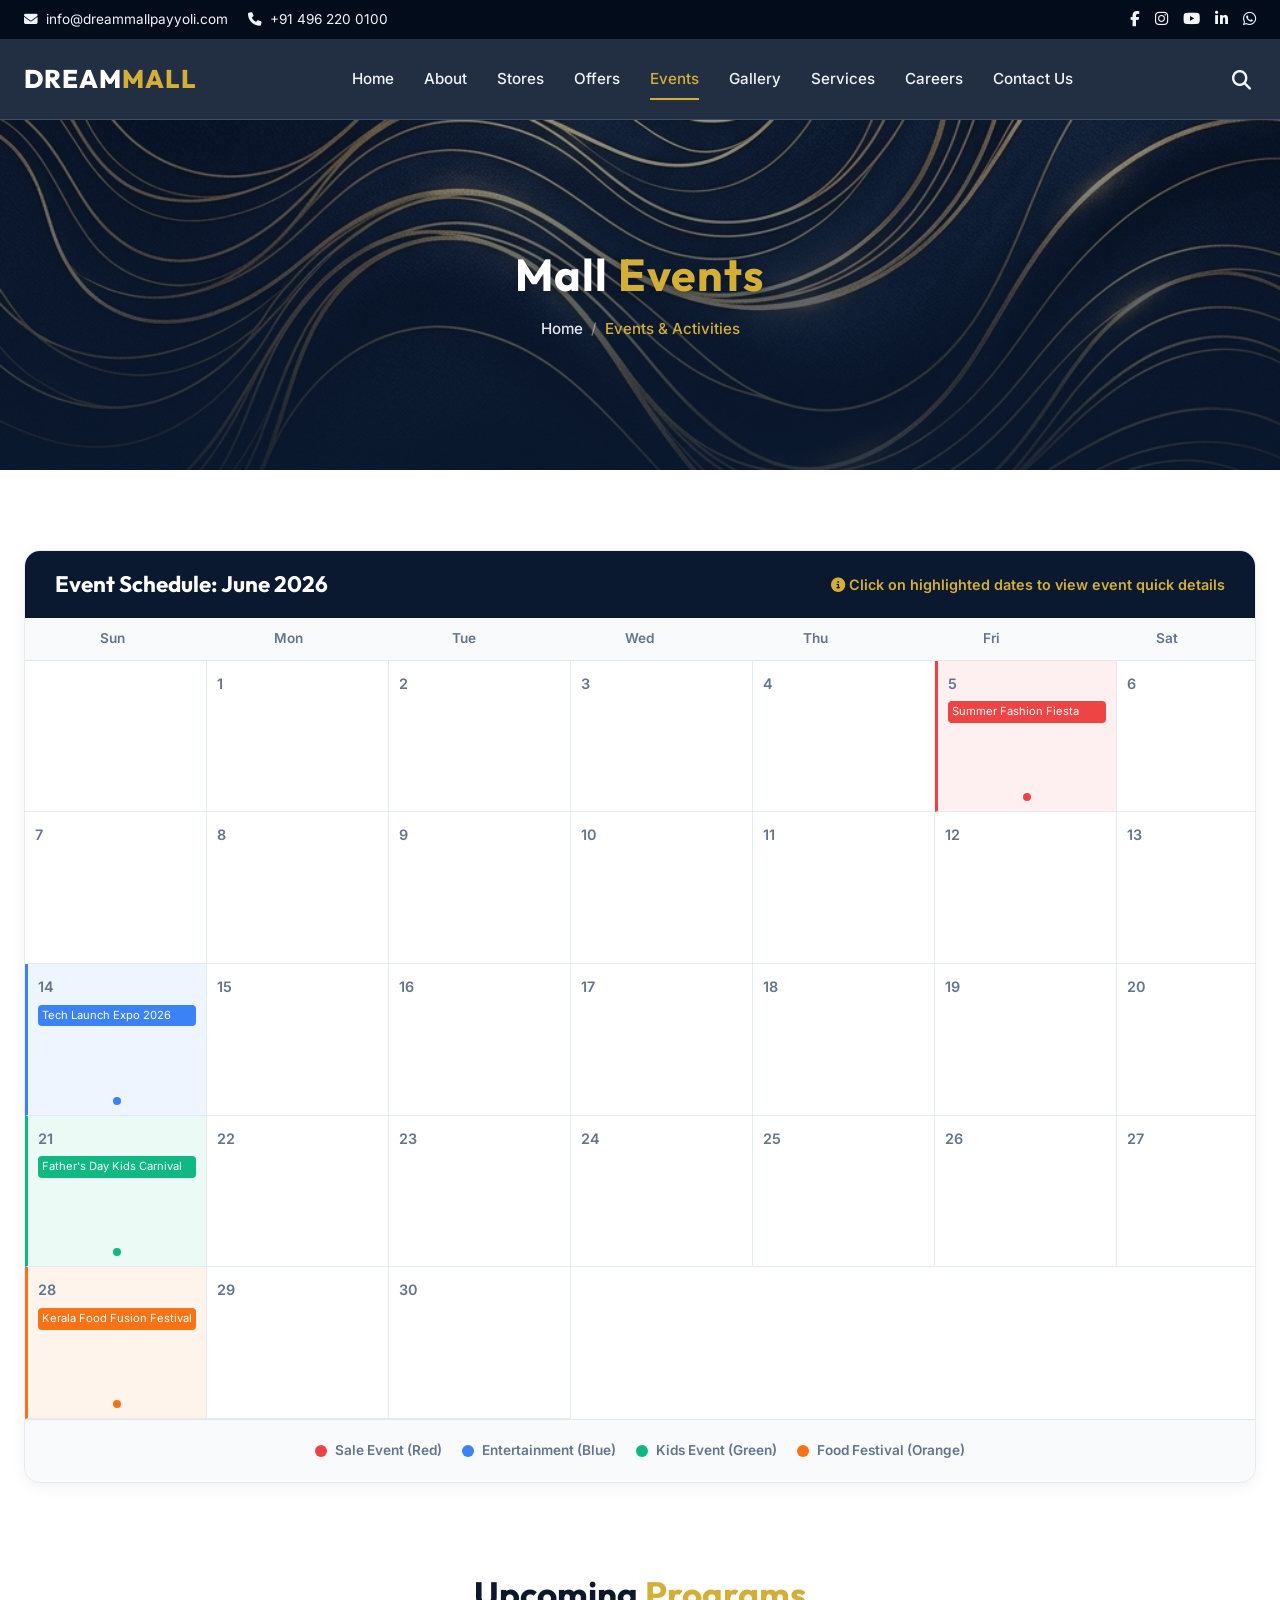
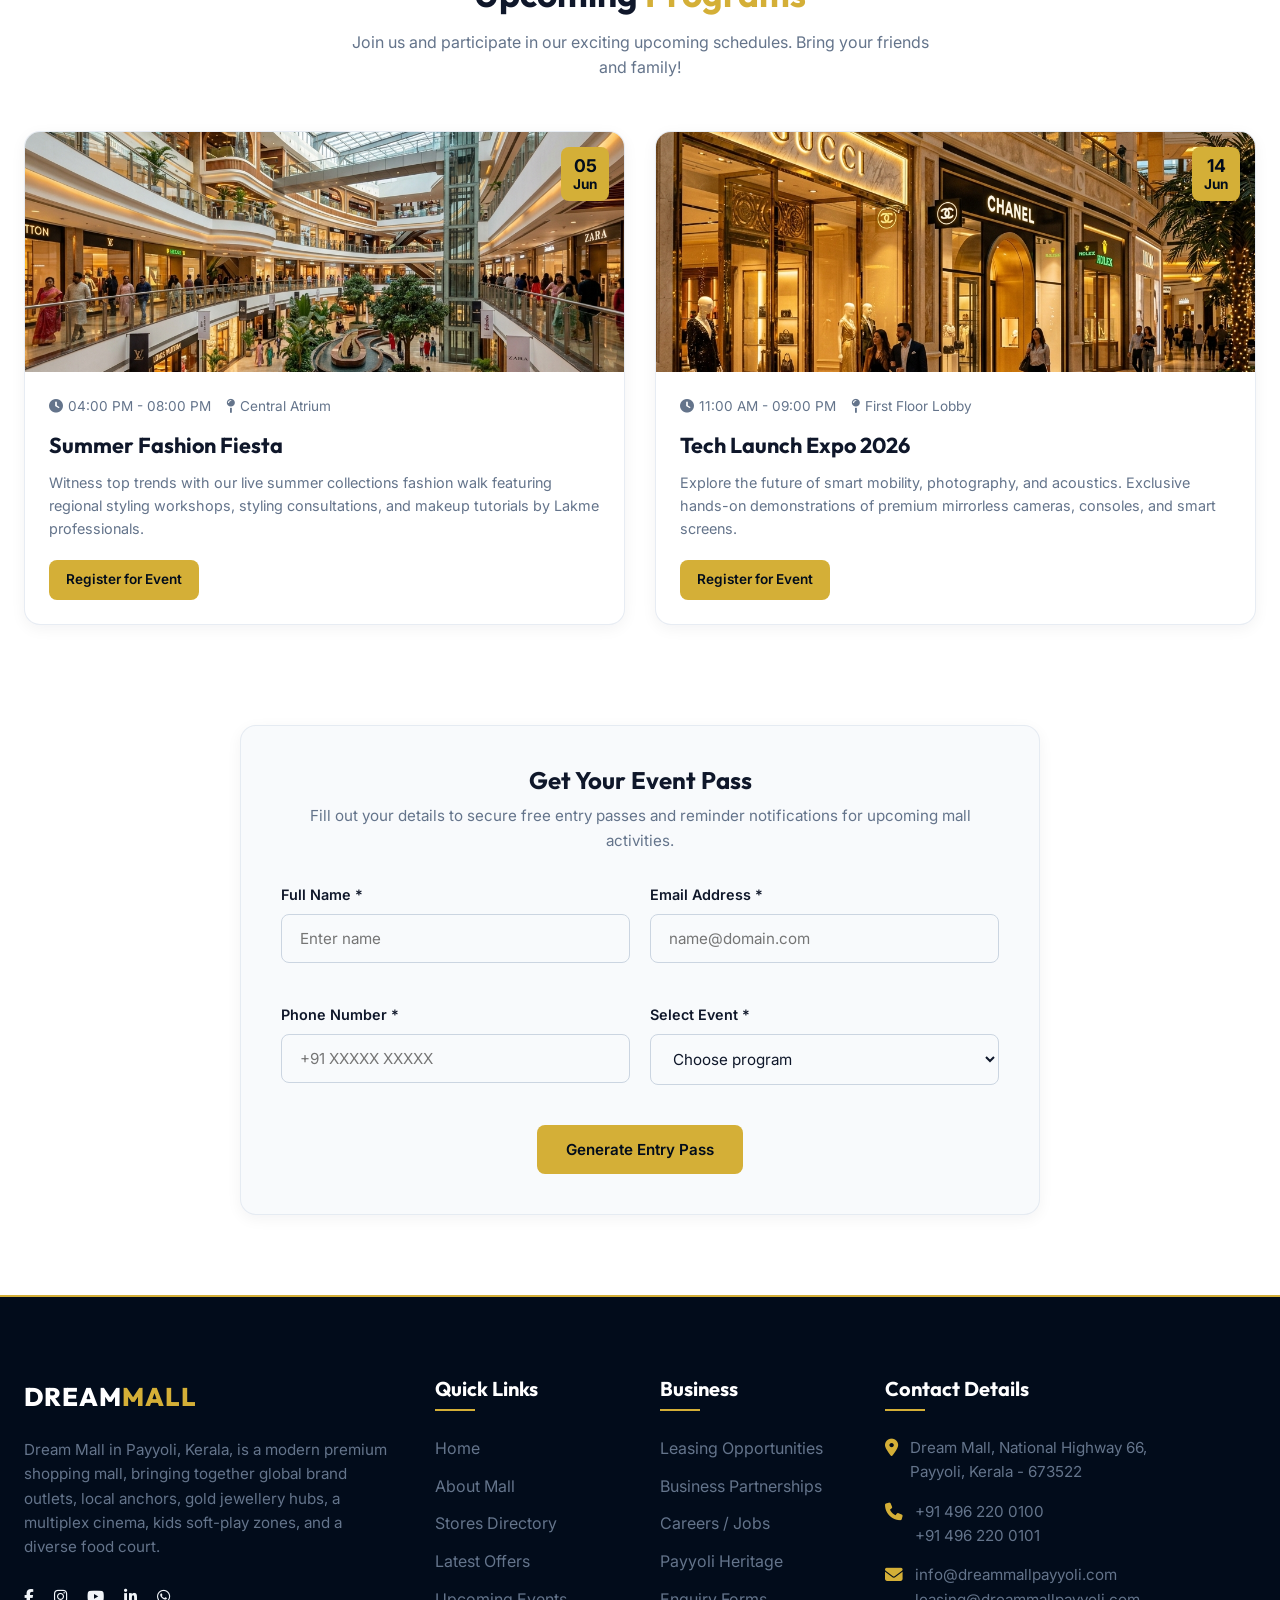
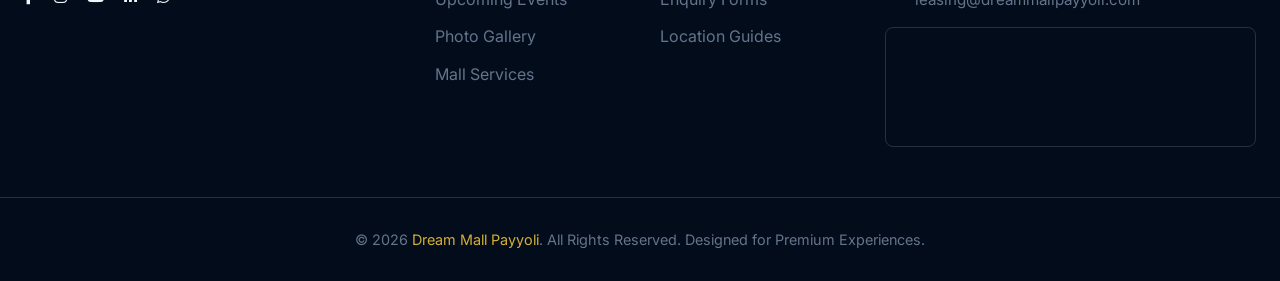
<file: events.html>
<!DOCTYPE html>
<html lang="en">
<head>
    <meta charset="UTF-8">
    <meta name="viewport" content="width=device-width, initial-scale=1.0">
    <title>Events & Festivals - Dream Mall Payyoli</title>
    <meta name="description" content="Check out the upcoming events calendar, children's programs, product launches, and festival celebrations at Dream Mall Payyoli, Kerala.">
    <link rel="stylesheet" href="css/variables.css">
    <link rel="stylesheet" href="css/layout.css">
    <link rel="stylesheet" href="css/components.css">
    <link rel="stylesheet" href="css/pages.css">
    <link rel="stylesheet" href="https://cdnjs.cloudflare.com/ajax/libs/font-awesome/6.4.0/css/all.min.css">
</head>
<body>

    <!-- Top Contact and Social Bar -->
    <div class="topbar">
        <div class="container topbar-content">
            <div class="topbar-contact">
                <div class="topbar-item">
                    <i class="fa-solid fa-envelope"></i>
                    <a href="mailto:info@dreammallpayyoli.com">info@dreammallpayyoli.com</a>
                </div>
                <div class="topbar-item">
                    <i class="fa-solid fa-phone"></i>
                    <a href="tel:+914962200100">+91 496 220 0100</a>
                </div>
            </div>
            <div class="topbar-social">
                <a href="#" aria-label="Facebook"><i class="fa-brands fa-facebook-f"></i></a>
                <a href="#" aria-label="Instagram"><i class="fa-brands fa-instagram"></i></a>
                <a href="#" aria-label="YouTube"><i class="fa-brands fa-youtube"></i></a>
                <a href="#" aria-label="LinkedIn"><i class="fa-brands fa-linkedin-in"></i></a>
                <a href="#" aria-label="WhatsApp"><i class="fa-brands fa-whatsapp"></i></a>
            </div>
        </div>
    </div>

    <!-- Header Navigation -->
    <header class="header">
        <div class="container navbar">
            <a href="index.html" class="logo" data-router-link>
                <div class="logo-text">DREAM<span>MALL</span></div>
            </a>
            
            <nav class="nav-menu" id="nav-menu">
                <a href="index.html" class="nav-link" data-router-link>Home</a>
                <a href="about.html" class="nav-link" data-router-link>About</a>
                <a href="stores.html" class="nav-link" data-router-link>Stores</a>
                <a href="offers.html" class="nav-link" data-router-link>Offers</a>
                <a href="events.html" class="nav-link active" data-router-link>Events</a>
                <a href="gallery.html" class="nav-link" data-router-link>Gallery</a>
                <a href="services.html" class="nav-link" data-router-link>Services</a>
                <a href="careers.html" class="nav-link" data-router-link>Careers</a>
                <!-- <a href="corporate.html" class="nav-link" data-router-link>Leasing</a> -->
                <a href="contact.html" class="nav-link" data-router-link>Contact Us</a>
            </nav>

            <div class="header-actions">
                <button class="search-trigger" id="search-trigger-btn" aria-label="Open Search"><i class="fa-solid fa-magnifying-glass"></i></button>
                <button class="hamburger" id="hamburger-btn" aria-label="Toggle Menu">
                    <span></span>
                    <span></span>
                    <span></span>
                </button>
            </div>
        </div>
    </header>

    <!-- Shared Main Wrapper for router swaps -->
    <main id="main-content">
        <style>
            /* Responsive Events Page Styles */
            .events-details-grid {
                display: grid;
                grid-template-columns: 1fr 1fr;
                gap: 30px;
            }
            @media (max-width: 991px) {
                .events-details-grid {
                    gap: 20px;
                }
            }
            @media (max-width: 768px) {
                .events-details-grid {
                    grid-template-columns: 1fr;
                    gap: 30px;
                }
            }
            @media (max-width: 600px) {
                .calendar-header {
                    flex-direction: column;
                    align-items: flex-start;
                    gap: 8px;
                    padding: 15px 20px;
                }
                .calendar-days {
                    font-size: 0.75rem;
                }
                .calendar-day {
                    padding: 5px;
                    aspect-ratio: 1.1;
                }
                .calendar-day-event {
                    display: none;
                }
                .calendar-event-dot {
                    bottom: 6px;
                    width: 6px;
                    height: 6px;
                }
                .calendar-legend {
                    padding: 15px !important;
                    gap: 10px 15px !important;
                    font-size: 0.75rem !important;
                }
            }
            @media (max-width: 480px) {
                .calendar-header h3 {
                    font-size: 1.2rem;
                }
                .calendar-header div {
                    font-size: 0.8rem !important;
                }
                .calendar-day {
                    padding: 3px;
                }
                .calendar-day-num {
                    font-size: 0.8rem;
                }
            }
        </style>
        <!-- Global Banner Section -->
        <section class="page-banner" style="background-image: url('assets/images/banner_master.png');">
            <div class="banner-content">
                <h1 class="banner-title">Mall <span>Events</span></h1>
                <div class="breadcrumbs">
                    <a href="index.html" data-router-link>Home</a>
                    <span class="breadcrumbs-separator">/</span>
                    <span class="breadcrumbs-current">Events & Activities</span>
                </div>
            </div>
        </section>

        <!-- Calendar & Listings Section -->
        <section class="section-padding bg-white">
            <div class="container events-page-grid reveal">
                
                <!-- Interactive Calendar Widget -->
                <div class="calendar-widget">
                    <div class="calendar-header">
                        <h3>Event Schedule: June 2026</h3>
                        <div style="font-size:0.9rem; color:var(--color-accent-gold); font-weight:600;"><i class="fa-solid fa-circle-info"></i> Click on highlighted dates to view event quick details</div>
                    </div>
                    <div class="calendar-days">
                        <div>Sun</div>
                        <div>Mon</div>
                        <div>Tue</div>
                        <div>Wed</div>
                        <div>Thu</div>
                        <div>Fri</div>
                        <div>Sat</div>
                    </div>
                    <div class="calendar-grid">
                        <!-- Populated by page-logic.js -->
                    </div>
                    <!-- Calendar Legend -->
                    <div class="calendar-legend" style="display:flex; justify-content:center; gap:20px; flex-wrap:wrap; padding: 20px; background-color:var(--color-bg-light); border-top: 1px solid var(--color-accent-silver); font-size:0.85rem; font-weight:600;">
                        <span style="display:flex; align-items:center; gap:8px;"><span style="display:inline-block; width:12px; height:12px; border-radius:50%; background-color:#ef4444;"></span> Sale Event (Red)</span>
                        <span style="display:flex; align-items:center; gap:8px;"><span style="display:inline-block; width:12px; height:12px; border-radius:50%; background-color:#3b82f6;"></span> Entertainment (Blue)</span>
                        <span style="display:flex; align-items:center; gap:8px;"><span style="display:inline-block; width:12px; height:12px; border-radius:50%; background-color:#10b981;"></span> Kids Event (Green)</span>
                        <span style="display:flex; align-items:center; gap:8px;"><span style="display:inline-block; width:12px; height:12px; border-radius:50%; background-color:#f97316;"></span> Food Festival (Orange)</span>
                    </div>
                </div>

                <!-- Event Details Grid -->
                <div style="margin-top: 50px;">
                    <div class="section-header">
                        <h2>Upcoming <span>Programs</span></h2>
                        <p>Join us and participate in our exciting upcoming schedules. Bring your friends and family!</p>
                    </div>

                    <div class="events-details-grid">
                        <!-- Program 1 -->
                        <article class="event-card card">
                            <div class="card-img">
                                <img src="assets/images/event_1.webp" alt="Summer Fashion Fiesta Show" loading="lazy">
                                <div class="event-date">
                                    <span>05</span>Jun
                                </div>
                            </div>
                            <div class="card-body">
                                <div class="event-meta">
                                    <span><i class="fa-solid fa-clock"></i> 04:00 PM - 08:00 PM</span>
                                    <span><i class="fa-solid fa-map-pin"></i> Central Atrium</span>
                                </div>
                                <h3 class="card-title">Summer Fashion Fiesta</h3>
                                <p class="card-text">Witness top trends with our live summer collections fashion walk featuring regional styling workshops, styling consultations, and makeup tutorials by Lakme professionals.</p>
                                <a href="#register-anchor" class="btn btn-gold btn-sm" style="align-self:flex-start;">Register for Event</a>
                            </div>
                        </article>

                        <!-- Program 2 -->
                        <article class="event-card card">
                            <div class="card-img">
                                <img src="assets/images/event_2.webp" alt="Tech Launch Expo Show" loading="lazy">
                                <div class="event-date">
                                    <span>14</span>Jun
                                </div>
                            </div>
                            <div class="card-body">
                                <div class="event-meta">
                                    <span><i class="fa-solid fa-clock"></i> 11:00 AM - 09:00 PM</span>
                                    <span><i class="fa-solid fa-map-pin"></i> First Floor Lobby</span>
                                </div>
                                <h3 class="card-title">Tech Launch Expo 2026</h3>
                                <p class="card-text">Explore the future of smart mobility, photography, and acoustics. Exclusive hands-on demonstrations of premium mirrorless cameras, consoles, and smart screens.</p>
                                <a href="#register-anchor" class="btn btn-gold btn-sm" style="align-self:flex-start;">Register for Event</a>
                            </div>
                        </article>
                    </div>
                </div>

                <!-- Registration On-page Form -->
                <div class="card" id="register-anchor" style="max-width: 800px; margin: 60px auto 0; padding: 40px; background-color:var(--color-bg-light);">
                    <h3 style="font-size:1.5rem; text-align:center; margin-bottom:10px;">Get Your Event Pass</h3>
                    <p style="text-align:center; color:var(--color-text-muted); margin-bottom:30px; font-size:0.95rem;">Fill out your details to secure free entry passes and reminder notifications for upcoming mall activities.</p>
                    
                    <form id="event-register-form">
                        <div class="form-grid">
                            <div class="form-group">
                                <label for="reg-name" class="form-label">Full Name *</label>
                                <input type="text" id="reg-name" class="form-input" required placeholder="Enter name">
                            </div>
                            <div class="form-group">
                                <label for="reg-email" class="form-label">Email Address *</label>
                                <input type="email" id="reg-email" class="form-input" required placeholder="name@domain.com">
                            </div>
                            <div class="form-group">
                                <label for="reg-phone" class="form-label">Phone Number *</label>
                                <input type="tel" id="reg-phone" class="form-input" required placeholder="+91 XXXXX XXXXX">
                            </div>
                            <div class="form-group">
                                <label for="reg-event" class="form-label">Select Event *</label>
                                <select id="reg-event" class="form-select" required>
                                    <option value="">Choose program</option>
                                    <option value="fashion">Summer Fashion Fiesta (June 5)</option>
                                    <option value="tech">Tech Launch Expo (June 14)</option>
                                    <option value="carnival">Kids Carnival (June 21)</option>
                                    <option value="food">Food Fusion Festival (June 28)</option>
                                </select>
                            </div>
                        </div>
                        <div style="text-align:center; margin-top:20px;">
                            <button type="submit" class="btn btn-gold">Generate Entry Pass</button>
                        </div>
                    </form>
                </div>

            </div>
        </section>
    </main>

    <!-- Footer Section -->
    <footer class="footer">
        <div class="container footer-grid">
            <div class="footer-col footer-about">
                <div class="logo-text" style="margin-bottom: 20px;">DREAM<span>MALL</span></div>
                <p>Dream Mall in Payyoli, Kerala, is a modern premium shopping mall, bringing together global brand outlets, local anchors, gold jewellery hubs, a multiplex cinema, kids soft-play zones, and a diverse food court.</p>
                <div class="topbar-social" style="justify-content: flex-start; gap: 20px;">
                    <a href="#" aria-label="Facebook"><i class="fa-brands fa-facebook-f"></i></a>
                    <a href="#" aria-label="Instagram"><i class="fa-brands fa-instagram"></i></a>
                    <a href="#" aria-label="YouTube"><i class="fa-brands fa-youtube"></i></a>
                    <a href="#" aria-label="LinkedIn"><i class="fa-brands fa-linkedin-in"></i></a>
                    <a href="#" aria-label="WhatsApp"><i class="fa-brands fa-whatsapp"></i></a>
                </div>
            </div>
            
            <div class="footer-col">
                <h4>Quick Links</h4>
                <ul class="footer-links">
                    <li><a href="index.html" data-router-link>Home</a></li>
                    <li><a href="about.html" data-router-link>About Mall</a></li>
                    <li><a href="stores.html" data-router-link>Stores Directory</a></li>
                    <li><a href="offers.html" data-router-link>Latest Offers</a></li>
                    <li><a href="events.html" data-router-link>Upcoming Events</a></li>
                    <li><a href="gallery.html" data-router-link>Photo Gallery</a></li>
                    <li><a href="services.html" data-router-link>Mall Services</a></li>
                </ul>
            </div>

            <div class="footer-col">
                <h4>Business</h4>
                <ul class="footer-links">
                    <li><a href="corporate.html" data-router-link>Leasing Opportunities</a></li>
                    <li><a href="corporate.html" data-router-link>Business Partnerships</a></li>
                    <li><a href="careers.html" data-router-link>Careers / Jobs</a></li>
                    <li><a href="about.html#payyoli-history" data-router-link>Payyoli Heritage</a></li>
                    <li><a href="contact.html" data-router-link>Enquiry Forms</a></li>
                    <li><a href="location.html" data-router-link>Location Guides</a></li>
                </ul>
            </div>

            <div class="footer-col">
                <h4>Contact Details</h4>
                <ul class="footer-contact">
                    <li>
                        <i class="fa-solid fa-location-dot"></i>
                        <span>Dream Mall, National Highway 66,<br>Payyoli, Kerala - 673522</span>
                    </li>
                    <li>
                        <i class="fa-solid fa-phone"></i>
                        <span>+91 496 220 0100<br>+91 496 220 0101</span>
                    </li>
                    <li>
                        <i class="fa-solid fa-envelope"></i>
                        <span>info@dreammallpayyoli.com<br>leasing@dreammallpayyoli.com</span>
                    </li>
                </ul>
                <div class="footer-map-container">
                    <iframe src="https://www.google.com/maps/embed?pb=!1m18!1m12!1m3!1d3910.3703901968875!2d75.6425982!3d11.5252876!2m3!1f0!2f0!3f0!3m2!1i1024!2i768!4f13.1!3m3!1m2!1s0x3ba68fac87c10b4f%3A0xad0e77d01869e578!2sPayyoli%2C%20Kerala!5e0!3m2!1sen!2sin!4v1717800000000!5m2!1sen!2sin" allowfullscreen="" loading="lazy"></iframe>
                </div>
            </div>
        </div>
        


        <div class="footer-bottom">
            <p>&copy; 2026 <span>Dream Mall Payyoli</span>. All Rights Reserved. Designed for Premium Experiences.</p>
        </div>
    </footer>

    <!-- Global Search Modal Overlay -->
    <div class="search-modal" id="global-search-modal">
        <div class="search-modal-container">
            <button class="search-modal-close" aria-label="Close Search"><i class="fa-solid fa-xmark"></i></button>
            <div class="search-input-wrapper">
                <input type="text" class="search-modal-input" placeholder="Type store name or category..." id="search-input-field">
                <button class="search-modal-btn" aria-label="Search"><i class="fa-solid fa-magnifying-glass"></i></button>
            </div>
            <div class="search-results-preview" id="search-results-preview-container"></div>
        </div>
    </div>

    <!-- Scripts -->
    <script src="js/main.js"></script>
    <script src="js/page-logic.js"></script>
</body>
</html>
</file>
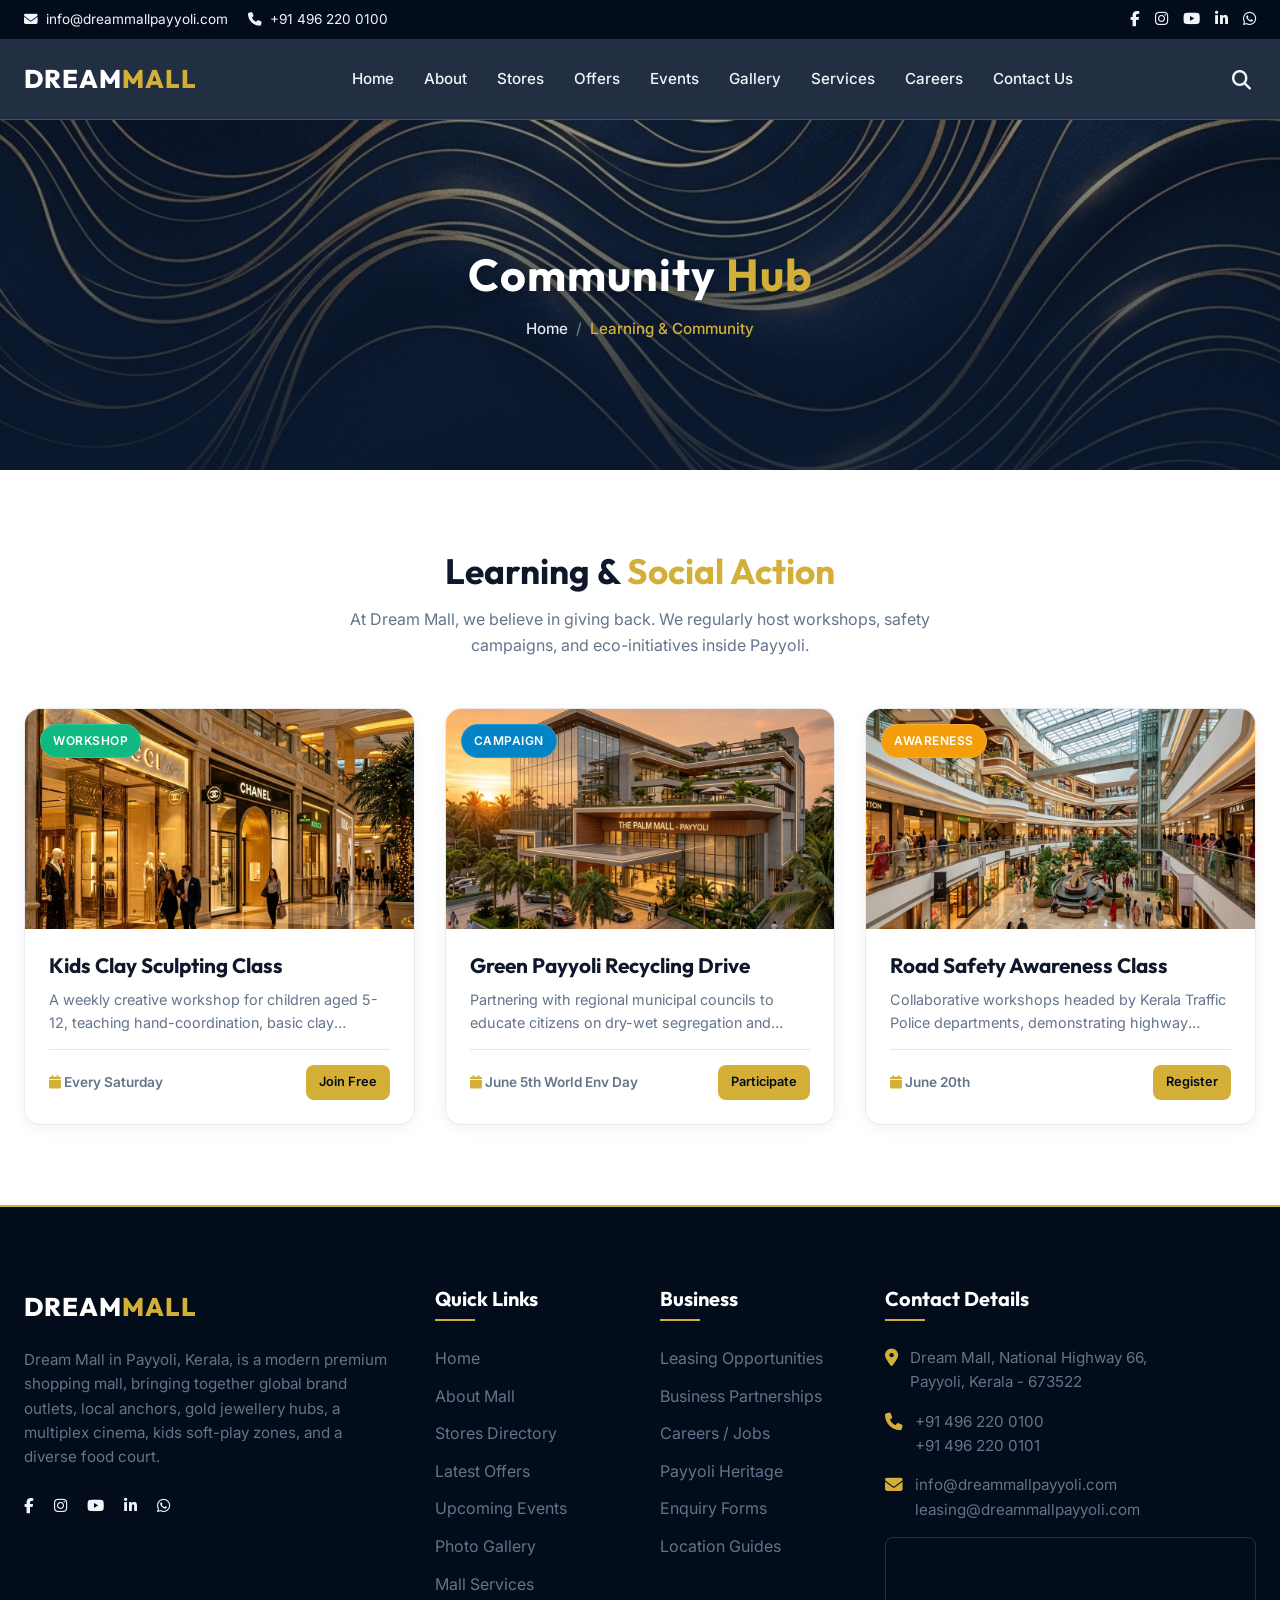
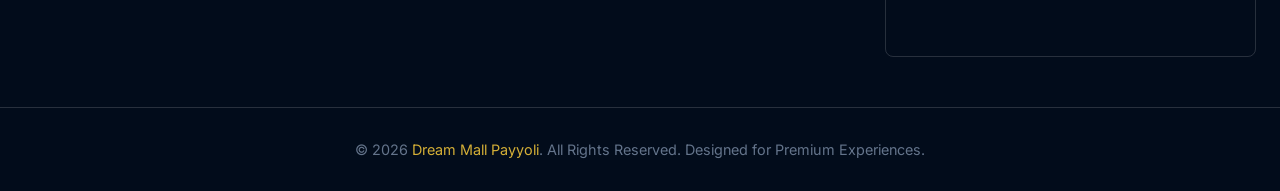
<file: learning.html>
<!DOCTYPE html>
<html lang="en">
<head>
    <meta charset="UTF-8">
    <meta name="viewport" content="width=device-width, initial-scale=1.0">
    <title>Learning & Community - Dream Mall Payyoli</title>
    <meta name="description" content="Discover regional workshops, children's educational programs, awareness campaigns, and community drives hosted by Dream Mall Payyoli, Kerala.">
    <link rel="stylesheet" href="css/variables.css">
    <link rel="stylesheet" href="css/layout.css">
    <link rel="stylesheet" href="css/components.css">
    <link rel="stylesheet" href="css/pages.css">
    <link rel="stylesheet" href="https://cdnjs.cloudflare.com/ajax/libs/font-awesome/6.4.0/css/all.min.css">
</head>
<body>

    <!-- Top Contact and Social Bar -->
    <div class="topbar">
        <div class="container topbar-content">
            <div class="topbar-contact">
                <div class="topbar-item">
                    <i class="fa-solid fa-envelope"></i>
                    <a href="mailto:info@dreammallpayyoli.com">info@dreammallpayyoli.com</a>
                </div>
                <div class="topbar-item">
                    <i class="fa-solid fa-phone"></i>
                    <a href="tel:+914962200100">+91 496 220 0100</a>
                </div>
            </div>
            <div class="topbar-social">
                <a href="#" aria-label="Facebook"><i class="fa-brands fa-facebook-f"></i></a>
                <a href="#" aria-label="Instagram"><i class="fa-brands fa-instagram"></i></a>
                <a href="#" aria-label="YouTube"><i class="fa-brands fa-youtube"></i></a>
                <a href="#" aria-label="LinkedIn"><i class="fa-brands fa-linkedin-in"></i></a>
                <a href="#" aria-label="WhatsApp"><i class="fa-brands fa-whatsapp"></i></a>
            </div>
        </div>
    </div>

    <!-- Header Navigation -->
    <header class="header">
        <div class="container navbar">
            <a href="index.html" class="logo" data-router-link>
                <div class="logo-text">DREAM<span>MALL</span></div>
            </a>
            
            <nav class="nav-menu" id="nav-menu">
                <a href="index.html" class="nav-link" data-router-link>Home</a>
                <a href="about.html" class="nav-link" data-router-link>About</a>
                <a href="stores.html" class="nav-link" data-router-link>Stores</a>
                <a href="offers.html" class="nav-link" data-router-link>Offers</a>
                <a href="events.html" class="nav-link" data-router-link>Events</a>
                <a href="gallery.html" class="nav-link" data-router-link>Gallery</a>
                <a href="services.html" class="nav-link" data-router-link>Services</a>
                <a href="careers.html" class="nav-link" data-router-link>Careers</a>
                <!-- <a href="corporate.html" class="nav-link" data-router-link>Leasing</a> -->
                <a href="contact.html" class="nav-link" data-router-link>Contact Us</a>
            </nav>

            <div class="header-actions">
                <button class="search-trigger" id="search-trigger-btn" aria-label="Open Search"><i class="fa-solid fa-magnifying-glass"></i></button>
                <button class="hamburger" id="hamburger-btn" aria-label="Toggle Menu">
                    <span></span>
                    <span></span>
                    <span></span>
                </button>
            </div>
        </div>
    </header>

    <!-- Shared Main Wrapper for router swaps -->
    <main id="main-content">
        <!-- Global Banner Section -->
        <section class="page-banner" style="background-image: url('assets/images/banner_master.png');">
            <div class="banner-content">
                <h1 class="banner-title">Community <span>Hub</span></h1>
                <div class="breadcrumbs">
                    <a href="index.html" data-router-link>Home</a>
                    <span class="breadcrumbs-separator">/</span>
                    <span class="breadcrumbs-current">Learning & Community</span>
                </div>
            </div>
        </section>

        <section class="section-padding bg-white">
            <div class="container reveal">
                <div class="section-header">
                    <h2>Learning & <span>Social Action</span></h2>
                    <p>At Dream Mall, we believe in giving back. We regularly host workshops, safety campaigns, and eco-initiatives inside Payyoli.</p>
                </div>
                
                <div class="learning-programs-grid">
                    <!-- Program 1 -->
                    <article class="store-card card">
                        <div class="card-img">
                            <img src="assets/images/gallery_15.webp" alt="Kids sculpting class" loading="lazy">
                            <span class="card-tag" style="background-color:#10b981; color:#fff;">Workshop</span>
                        </div>
                        <div class="card-body">
                            <h3 class="card-title">Kids Clay Sculpting Class</h3>
                            <p class="card-text" style="height:auto; margin-bottom:15px;">A weekly creative workshop for children aged 5-12, teaching hand-coordination, basic clay modeling, and color logic.</p>
                            <div class="card-footer" style="padding-top:15px; border-top:1px solid var(--color-accent-silver); display:flex; justify-content:space-between; align-items:center;">
                                <span style="font-size:0.85rem; font-weight:600;"><i class="fa-solid fa-calendar" style="color:var(--color-accent-gold);"></i> Every Saturday</span>
                                <a href="events.html#register-anchor" class="btn btn-gold btn-sm" data-router-link>Join Free</a>
                            </div>
                        </div>
                    </article>

                    <!-- Program 2 -->
                    <article class="store-card card">
                        <div class="card-img">
                            <img src="assets/images/gallery_1.webp" alt="Green recycling campaign" loading="lazy">
                            <span class="card-tag" style="background-color:#0284c7; color:#fff;">Campaign</span>
                        </div>
                        <div class="card-body">
                            <h3 class="card-title">Green Payyoli Recycling Drive</h3>
                            <p class="card-text" style="height:auto; margin-bottom:15px;">Partnering with regional municipal councils to educate citizens on dry-wet segregation and reducing single-use plastics.</p>
                            <div class="card-footer" style="padding-top:15px; border-top:1px solid var(--color-accent-silver); display:flex; justify-content:space-between; align-items:center;">
                                <span style="font-size:0.85rem; font-weight:600;"><i class="fa-solid fa-calendar" style="color:var(--color-accent-gold);"></i> June 5th World Env Day</span>
                                <a href="contact.html" class="btn btn-gold btn-sm" data-router-link>Participate</a>
                            </div>
                        </div>
                    </article>

                    <!-- Program 3 -->
                    <article class="store-card card">
                        <div class="card-img">
                            <img src="assets/images/gallery_2.webp" alt="Traffic safety program" loading="lazy">
                            <span class="card-tag" style="background-color:#f59e0b; color:#fff;">Awareness</span>
                        </div>
                        <div class="card-body">
                            <h3 class="card-title">Road Safety Awareness Class</h3>
                            <p class="card-text" style="height:auto; margin-bottom:15px;">Collaborative workshops headed by Kerala Traffic Police departments, demonstrating highway signs, helmet values, and safe driving protocols.</p>
                            <div class="card-footer" style="padding-top:15px; border-top:1px solid var(--color-accent-silver); display:flex; justify-content:space-between; align-items:center;">
                                <span style="font-size:0.85rem; font-weight:600;"><i class="fa-solid fa-calendar" style="color:var(--color-accent-gold);"></i> June 20th</span>
                                <a href="contact.html" class="btn btn-gold btn-sm" data-router-link>Register</a>
                            </div>
                        </div>
                    </article>
                </div>

            </div>
        </section>
    </main>

    <!-- Footer Section -->
    <footer class="footer">
        <div class="container footer-grid">
            <div class="footer-col footer-about">
                <div class="logo-text" style="margin-bottom: 20px;">DREAM<span>MALL</span></div>
                <p>Dream Mall in Payyoli, Kerala, is a modern premium shopping mall, bringing together global brand outlets, local anchors, gold jewellery hubs, a multiplex cinema, kids soft-play zones, and a diverse food court.</p>
                <div class="topbar-social" style="justify-content: flex-start; gap: 20px;">
                    <a href="#" aria-label="Facebook"><i class="fa-brands fa-facebook-f"></i></a>
                    <a href="#" aria-label="Instagram"><i class="fa-brands fa-instagram"></i></a>
                    <a href="#" aria-label="YouTube"><i class="fa-brands fa-youtube"></i></a>
                    <a href="#" aria-label="LinkedIn"><i class="fa-brands fa-linkedin-in"></i></a>
                    <a href="#" aria-label="WhatsApp"><i class="fa-brands fa-whatsapp"></i></a>
                </div>
            </div>
            
            <div class="footer-col">
                <h4>Quick Links</h4>
                <ul class="footer-links">
                    <li><a href="index.html" data-router-link>Home</a></li>
                    <li><a href="about.html" data-router-link>About Mall</a></li>
                    <li><a href="stores.html" data-router-link>Stores Directory</a></li>
                    <li><a href="offers.html" data-router-link>Latest Offers</a></li>
                    <li><a href="events.html" data-router-link>Upcoming Events</a></li>
                    <li><a href="gallery.html" data-router-link>Photo Gallery</a></li>
                    <li><a href="services.html" data-router-link>Mall Services</a></li>
                </ul>
            </div>

            <div class="footer-col">
                <h4>Business</h4>
                <ul class="footer-links">
                    <li><a href="corporate.html" data-router-link>Leasing Opportunities</a></li>
                    <li><a href="corporate.html" data-router-link>Business Partnerships</a></li>
                    <li><a href="careers.html" data-router-link>Careers / Jobs</a></li>
                    <li><a href="about.html#payyoli-history" data-router-link>Payyoli Heritage</a></li>
                    <li><a href="contact.html" data-router-link>Enquiry Forms</a></li>
                    <li><a href="location.html" data-router-link>Location Guides</a></li>
                </ul>
            </div>

            <div class="footer-col">
                <h4>Contact Details</h4>
                <ul class="footer-contact">
                    <li>
                        <i class="fa-solid fa-location-dot"></i>
                        <span>Dream Mall, National Highway 66,<br>Payyoli, Kerala - 673522</span>
                    </li>
                    <li>
                        <i class="fa-solid fa-phone"></i>
                        <span>+91 496 220 0100<br>+91 496 220 0101</span>
                    </li>
                    <li>
                        <i class="fa-solid fa-envelope"></i>
                        <span>info@dreammallpayyoli.com<br>leasing@dreammallpayyoli.com</span>
                    </li>
                </ul>
                <div class="footer-map-container">
                    <iframe src="https://www.google.com/maps/embed?pb=!1m18!1m12!1m3!1d3910.3703901968875!2d75.6425982!3d11.5252876!2m3!1f0!2f0!3f0!3m2!1i1024!2i768!4f13.1!3m3!1m2!1s0x3ba68fac87c10b4f%3A0xad0e77d01869e578!2sPayyoli%2C%20Kerala!5e0!3m2!1sen!2sin!4v1717800000000!5m2!1sen!2sin" allowfullscreen="" loading="lazy"></iframe>
                </div>
            </div>
        </div>
        


        <div class="footer-bottom">
            <p>&copy; 2026 <span>Dream Mall Payyoli</span>. All Rights Reserved. Designed for Premium Experiences.</p>
        </div>
    </footer>

    <!-- Global Search Modal Overlay -->
    <div class="search-modal" id="global-search-modal">
        <div class="search-modal-container">
            <button class="search-modal-close" aria-label="Close Search"><i class="fa-solid fa-xmark"></i></button>
            <div class="search-input-wrapper">
                <input type="text" class="search-modal-input" placeholder="Type store name or category..." id="search-input-field">
                <button class="search-modal-btn" aria-label="Search"><i class="fa-solid fa-magnifying-glass"></i></button>
            </div>
            <div class="search-results-preview" id="search-results-preview-container"></div>
        </div>
    </div>

    <!-- Scripts -->
    <script src="js/main.js"></script>
    <script src="js/page-logic.js"></script>
</body>
</html>
</file>
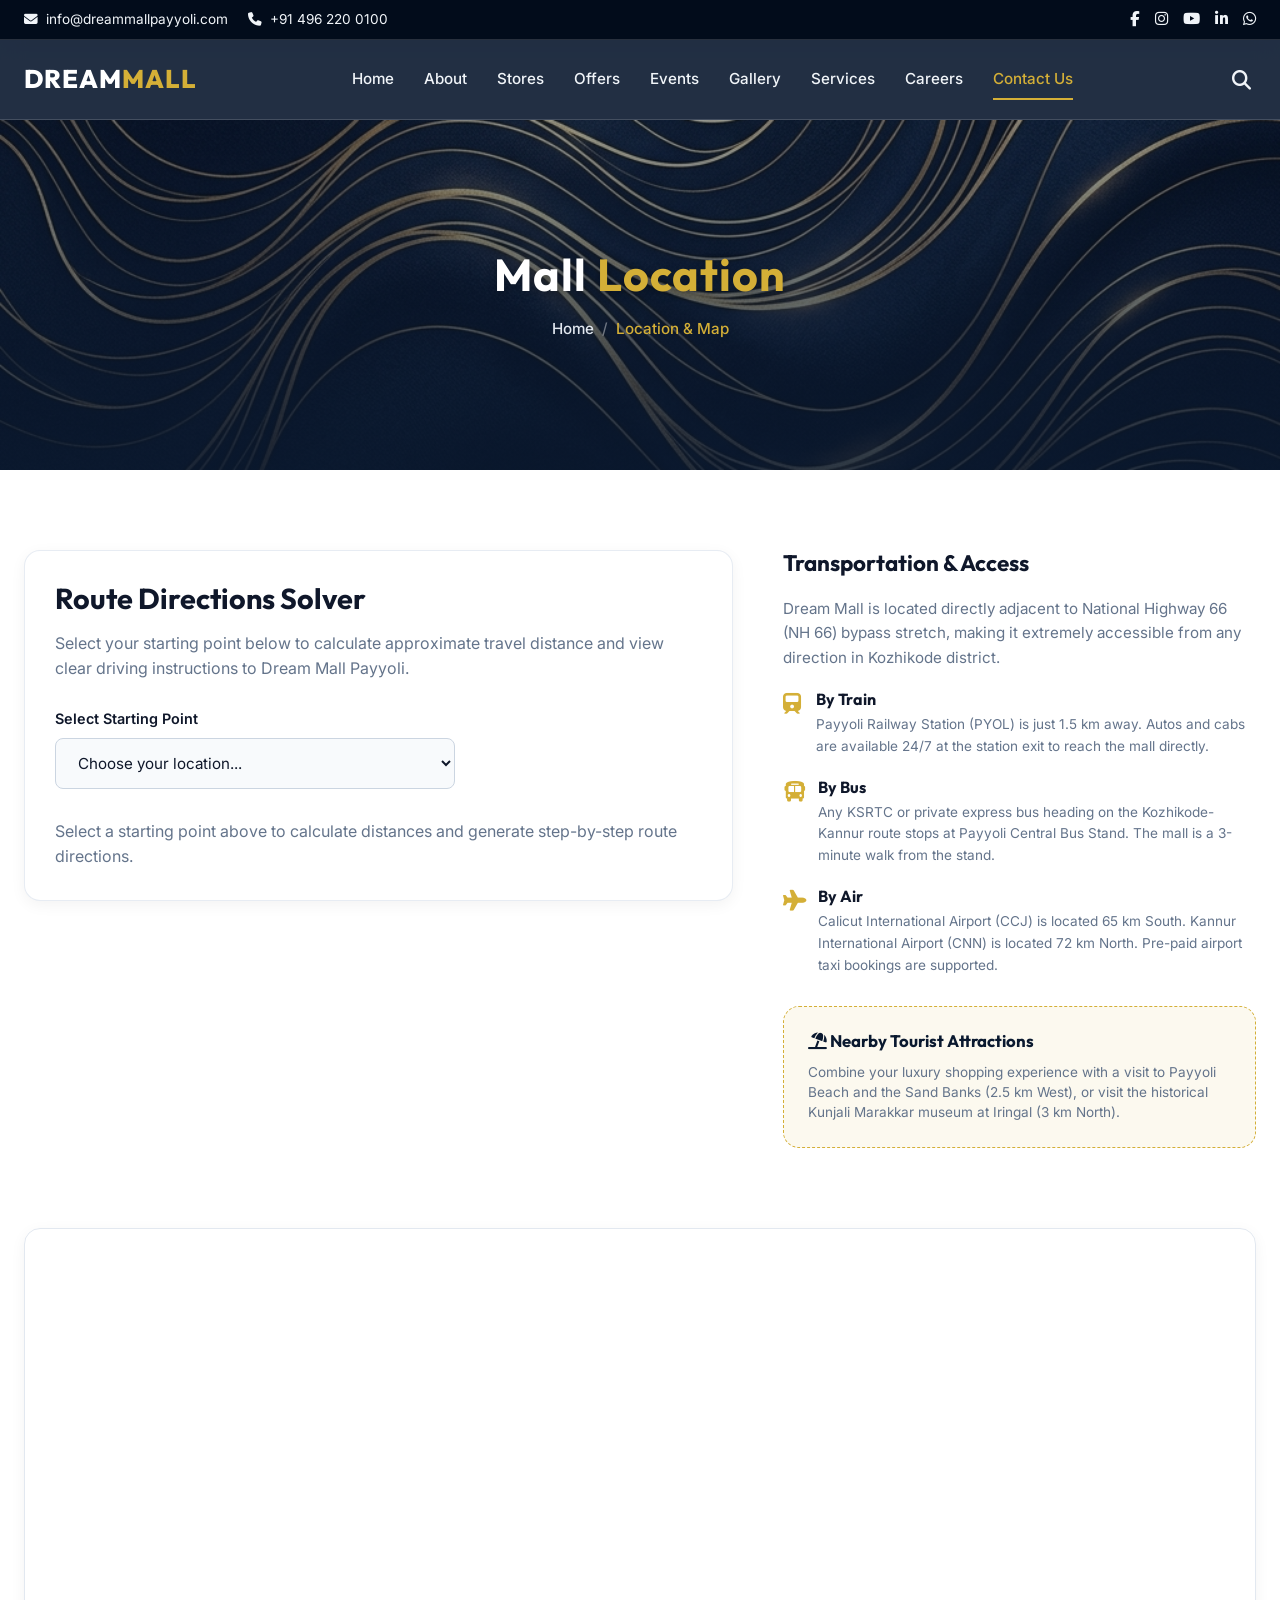
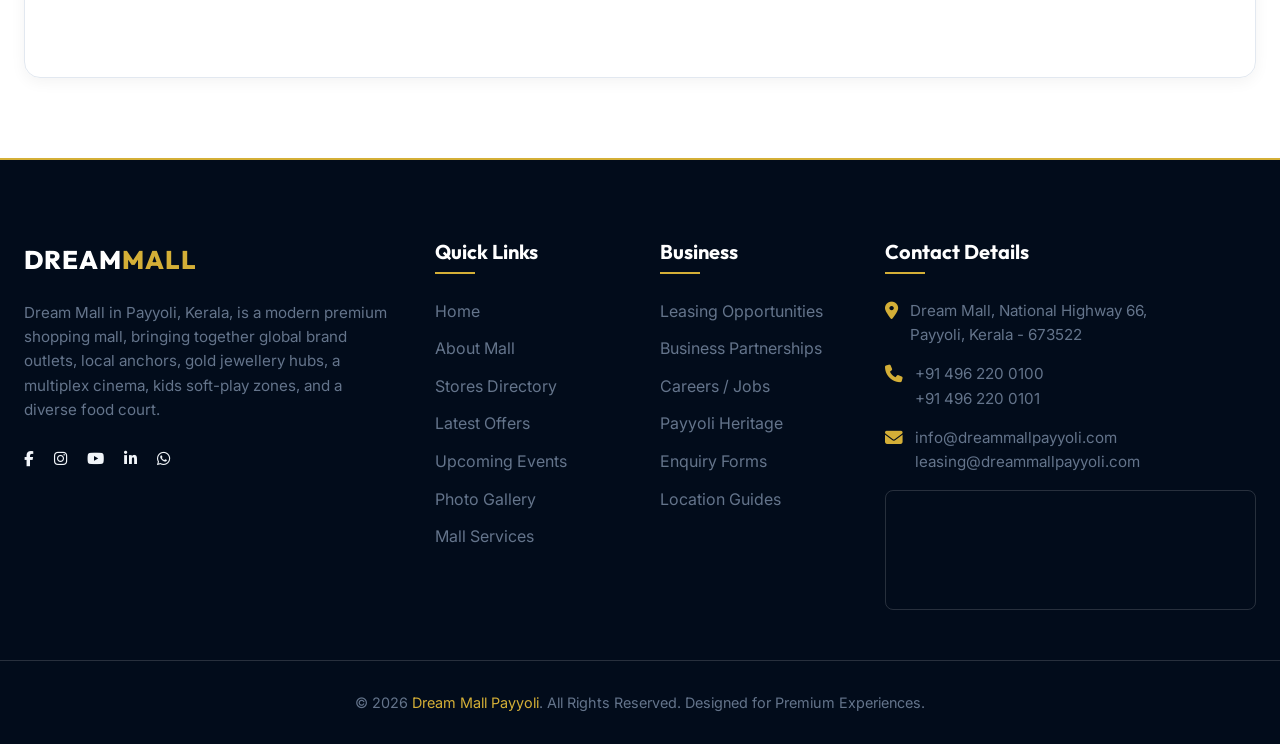
<file: location.html>
<!DOCTYPE html>
<html lang="en">
<head>
    <meta charset="UTF-8">
    <meta name="viewport" content="width=device-width, initial-scale=1.0">
    <title>Mall Location & Directions - Dream Mall Payyoli</title>
    <meta name="description" content="Find the easiest route to Dream Mall in Payyoli, Kerala. Get step-by-step directions from Kozhikode, Kannur, railway stations, and nearby landmarks.">
    <link rel="stylesheet" href="css/variables.css">
    <link rel="stylesheet" href="css/layout.css">
    <link rel="stylesheet" href="css/components.css">
    <link rel="stylesheet" href="css/pages.css">
    <link rel="stylesheet" href="https://cdnjs.cloudflare.com/ajax/libs/font-awesome/6.4.0/css/all.min.css">
</head>
<body>

    <!-- Top Contact and Social Bar -->
    <div class="topbar">
        <div class="container topbar-content">
            <div class="topbar-contact">
                <div class="topbar-item">
                    <i class="fa-solid fa-envelope"></i>
                    <a href="mailto:info@dreammallpayyoli.com">info@dreammallpayyoli.com</a>
                </div>
                <div class="topbar-item">
                    <i class="fa-solid fa-phone"></i>
                    <a href="tel:+914962200100">+91 496 220 0100</a>
                </div>
            </div>
            <div class="topbar-social">
                <a href="#" aria-label="Facebook"><i class="fa-brands fa-facebook-f"></i></a>
                <a href="#" aria-label="Instagram"><i class="fa-brands fa-instagram"></i></a>
                <a href="#" aria-label="YouTube"><i class="fa-brands fa-youtube"></i></a>
                <a href="#" aria-label="LinkedIn"><i class="fa-brands fa-linkedin-in"></i></a>
                <a href="#" aria-label="WhatsApp"><i class="fa-brands fa-whatsapp"></i></a>
            </div>
        </div>
    </div>

    <!-- Header Navigation -->
    <header class="header">
        <div class="container navbar">
            <a href="index.html" class="logo" data-router-link>
                <div class="logo-text">DREAM<span>MALL</span></div>
            </a>
            
            <nav class="nav-menu" id="nav-menu">
                <a href="index.html" class="nav-link" data-router-link>Home</a>
                <a href="about.html" class="nav-link" data-router-link>About</a>
                <a href="stores.html" class="nav-link" data-router-link>Stores</a>
                <a href="offers.html" class="nav-link" data-router-link>Offers</a>
                <a href="events.html" class="nav-link" data-router-link>Events</a>
                <a href="gallery.html" class="nav-link" data-router-link>Gallery</a>
                <a href="services.html" class="nav-link" data-router-link>Services</a>
                <a href="careers.html" class="nav-link" data-router-link>Careers</a>
                <!-- <a href="corporate.html" class="nav-link" data-router-link>Leasing</a> -->
                <a href="contact.html" class="nav-link active" data-router-link>Contact Us</a>
            </nav>

            <div class="header-actions">
                <button class="search-trigger" id="search-trigger-btn" aria-label="Open Search"><i class="fa-solid fa-magnifying-glass"></i></button>
                <button class="hamburger" id="hamburger-btn" aria-label="Toggle Menu">
                    <span></span>
                    <span></span>
                    <span></span>
                </button>
            </div>
        </div>
    </header>

    <!-- Shared Main Wrapper for router swaps -->
    <main id="main-content">
        <!-- Global Banner Section -->
        <section class="page-banner" style="background-image: url('assets/images/banner_master.png');">
            <div class="banner-content">
                <h1 class="banner-title">Mall <span>Location</span></h1>
                <div class="breadcrumbs">
                    <a href="index.html" data-router-link>Home</a>
                    <span class="breadcrumbs-separator">/</span>
                    <span class="breadcrumbs-current">Location & Map</span>
                </div>
            </div>
        </section>

        <!-- Location & Interactive Route planner -->
        <section class="section-padding bg-white">
            <div class="container location-guide-grid reveal">
                
                <!-- Directions Solver Module (Left Panel) -->
                <div class="route-planner">
                    <h2 style="font-size:1.8rem; margin-bottom:15px;">Route Directions Solver</h2>
                    <p style="color:var(--color-text-muted); margin-bottom:25px;">Select your starting point below to calculate approximate travel distance and view clear driving instructions to Dream Mall Payyoli.</p>
                    
                    <div class="form-group" style="max-width:400px; margin-bottom:30px;">
                        <label for="location-start-point" class="form-label">Select Starting Point</label>
                        <select id="location-start-point" class="form-select">
                            <option value="">Choose your location...</option>
                            <option value="clt">Kozhikode (Calicut) City Center</option>
                            <option value="can">Kannur Town Center</option>
                            <option value="vat">Vatakara (Badagara) Railway Area</option>
                        </select>
                    </div>

                    <!-- Step directions populated by page-logic.js -->
                    <div id="directions-solver-output">
                        <p style="color:var(--color-text-muted);">Select a starting point above to calculate distances and generate step-by-step route directions.</p>
                    </div>
                </div>

                <!-- Transit Information (Right Panel) -->
                <div>
                    <h3 style="font-size:1.4rem; margin-bottom:20px;">Transportation & Access</h3>
                    <p style="margin-bottom:20px; font-size:0.95rem;">Dream Mall is located directly adjacent to National Highway 66 (NH 66) bypass stretch, making it extremely accessible from any direction in Kozhikode district.</p>
                    
                    <div style="display:flex; flex-direction:column; gap:20px;">
                        <div style="display:flex; gap:15px; align-items:flex-start;">
                            <i class="fa-solid fa-train" style="font-size:1.3rem; color:var(--color-accent-gold); margin-top:3px; width:20px;"></i>
                            <div>
                                <h4 style="font-size:1rem; margin-bottom:5px;">By Train</h4>
                                <p style="font-size:0.85rem; color:var(--color-text-muted);">Payyoli Railway Station (PYOL) is just 1.5 km away. Autos and cabs are available 24/7 at the station exit to reach the mall directly.</p>
                            </div>
                        </div>

                        <div style="display:flex; gap:15px; align-items:flex-start;">
                            <i class="fa-solid fa-bus" style="font-size:1.3rem; color:var(--color-accent-gold); margin-top:3px; width:20px;"></i>
                            <div>
                                <h4 style="font-size:1rem; margin-bottom:5px;">By Bus</h4>
                                <p style="font-size:0.85rem; color:var(--color-text-muted);">Any KSRTC or private express bus heading on the Kozhikode-Kannur route stops at Payyoli Central Bus Stand. The mall is a 3-minute walk from the stand.</p>
                            </div>
                        </div>

                        <div style="display:flex; gap:15px; align-items:flex-start;">
                            <i class="fa-solid fa-plane" style="font-size:1.3rem; color:var(--color-accent-gold); margin-top:3px; width:20px;"></i>
                            <div>
                                <h4 style="font-size:1rem; margin-bottom:5px;">By Air</h4>
                                <p style="font-size:0.85rem; color:var(--color-text-muted);">Calicut International Airport (CCJ) is located 65 km South. Kannur International Airport (CNN) is located 72 km North. Pre-paid airport taxi bookings are supported.</p>
                            </div>
                        </div>
                    </div>

                    <div style="background-color:rgba(212,175,55,0.08); border-radius:var(--radius-lg); padding:24px; margin-top:30px; border:1px dashed var(--color-accent-gold);">
                        <h4 style="font-size:1.05rem; margin-bottom:10px; color:var(--color-primary);"><i class="fa-solid fa-umbrella-beach"></i> Nearby Tourist Attractions</h4>
                        <p style="font-size:0.85rem; color:var(--color-text-muted); line-height:1.5;">Combine your luxury shopping experience with a visit to Payyoli Beach and the Sand Banks (2.5 km West), or visit the historical Kunjali Marakkar museum at Iringal (3 km North).</p>
                    </div>
                </div>

            </div>
        </section>

        <!-- Full Maps Section -->
        <section class="section-padding bg-white" style="padding-top:0;">
            <div class="container reveal">
                <div class="contact-map-iframe">
                    <iframe src="https://www.google.com/maps/embed?pb=!1m18!1m12!1m3!1d3910.3703901968875!2d75.6425982!3d11.5252876!2m3!1f0!2f0!3f0!3m2!1i1024!2i768!4f13.1!3m3!1m2!1s0x3ba68fac87c10b4f%3A0xad0e77d01869e578!2sPayyoli%2C%20Kerala!5e0!3m2!1sen!2sin!4v1717800000000!5m2!1sen!2sin" style="border:0; width:100%; height:450px;" allowfullscreen="" loading="lazy"></iframe>
                </div>
            </div>
        </section>
    </main>

    <!-- Footer Section -->
    <footer class="footer">
        <div class="container footer-grid">
            <div class="footer-col footer-about">
                <div class="logo-text" style="margin-bottom: 20px;">DREAM<span>MALL</span></div>
                <p>Dream Mall in Payyoli, Kerala, is a modern premium shopping mall, bringing together global brand outlets, local anchors, gold jewellery hubs, a multiplex cinema, kids soft-play zones, and a diverse food court.</p>
                <div class="topbar-social" style="justify-content: flex-start; gap: 20px;">
                    <a href="#" aria-label="Facebook"><i class="fa-brands fa-facebook-f"></i></a>
                    <a href="#" aria-label="Instagram"><i class="fa-brands fa-instagram"></i></a>
                    <a href="#" aria-label="YouTube"><i class="fa-brands fa-youtube"></i></a>
                    <a href="#" aria-label="LinkedIn"><i class="fa-brands fa-linkedin-in"></i></a>
                    <a href="#" aria-label="WhatsApp"><i class="fa-brands fa-whatsapp"></i></a>
                </div>
            </div>
            
            <div class="footer-col">
                <h4>Quick Links</h4>
                <ul class="footer-links">
                    <li><a href="index.html" data-router-link>Home</a></li>
                    <li><a href="about.html" data-router-link>About Mall</a></li>
                    <li><a href="stores.html" data-router-link>Stores Directory</a></li>
                    <li><a href="offers.html" data-router-link>Latest Offers</a></li>
                    <li><a href="events.html" data-router-link>Upcoming Events</a></li>
                    <li><a href="gallery.html" data-router-link>Photo Gallery</a></li>
                    <li><a href="services.html" data-router-link>Mall Services</a></li>
                </ul>
            </div>

            <div class="footer-col">
                <h4>Business</h4>
                <ul class="footer-links">
                    <li><a href="corporate.html" data-router-link>Leasing Opportunities</a></li>
                    <li><a href="corporate.html" data-router-link>Business Partnerships</a></li>
                    <li><a href="careers.html" data-router-link>Careers / Jobs</a></li>
                    <li><a href="about.html#payyoli-history" data-router-link>Payyoli Heritage</a></li>
                    <li><a href="contact.html" data-router-link>Enquiry Forms</a></li>
                    <li><a href="location.html" data-router-link>Location Guides</a></li>
                </ul>
            </div>

            <div class="footer-col">
                <h4>Contact Details</h4>
                <ul class="footer-contact">
                    <li>
                        <i class="fa-solid fa-location-dot"></i>
                        <span>Dream Mall, National Highway 66,<br>Payyoli, Kerala - 673522</span>
                    </li>
                    <li>
                        <i class="fa-solid fa-phone"></i>
                        <span>+91 496 220 0100<br>+91 496 220 0101</span>
                    </li>
                    <li>
                        <i class="fa-solid fa-envelope"></i>
                        <span>info@dreammallpayyoli.com<br>leasing@dreammallpayyoli.com</span>
                    </li>
                </ul>
                <div class="footer-map-container">
                    <iframe src="https://www.google.com/maps/embed?pb=!1m18!1m12!1m3!1d3910.3703901968875!2d75.6425982!3d11.5252876!2m3!1f0!2f0!3f0!3m2!1i1024!2i768!4f13.1!3m3!1m2!1s0x3ba68fac87c10b4f%3A0xad0e77d01869e578!2sPayyoli%2C%20Kerala!5e0!3m2!1sen!2sin!4v1717800000000!5m2!1sen!2sin" allowfullscreen="" loading="lazy"></iframe>
                </div>
            </div>
        </div>
        


        <div class="footer-bottom">
            <p>&copy; 2026 <span>Dream Mall Payyoli</span>. All Rights Reserved. Designed for Premium Experiences.</p>
        </div>
    </footer>

    <!-- Global Search Modal Overlay -->
    <div class="search-modal" id="global-search-modal">
        <div class="search-modal-container">
            <button class="search-modal-close" aria-label="Close Search"><i class="fa-solid fa-xmark"></i></button>
            <div class="search-input-wrapper">
                <input type="text" class="search-modal-input" placeholder="Type store name or category..." id="search-input-field">
                <button class="search-modal-btn" aria-label="Search"><i class="fa-solid fa-magnifying-glass"></i></button>
            </div>
            <div class="search-results-preview" id="search-results-preview-container"></div>
        </div>
    </div>

    <!-- Scripts -->
    <script src="js/main.js"></script>
    <script src="js/page-logic.js"></script>
</body>
</html>
</file>
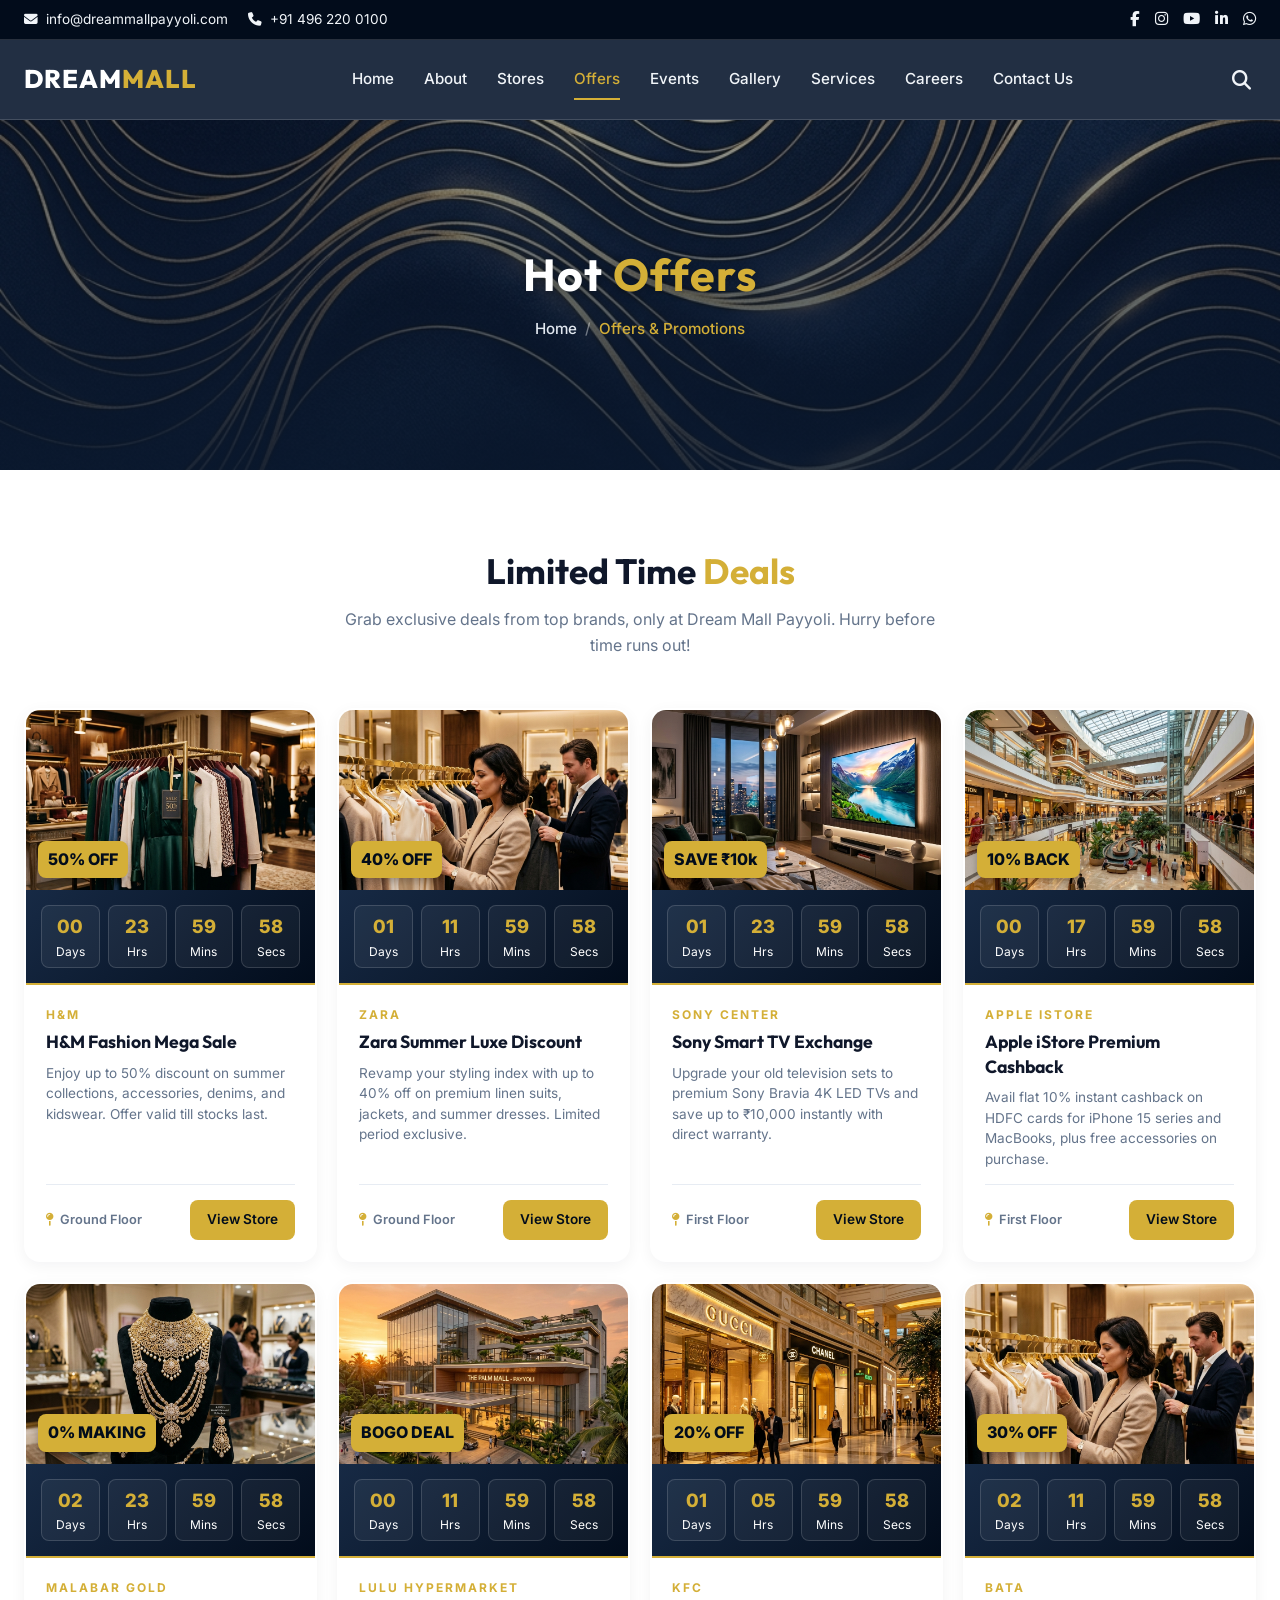
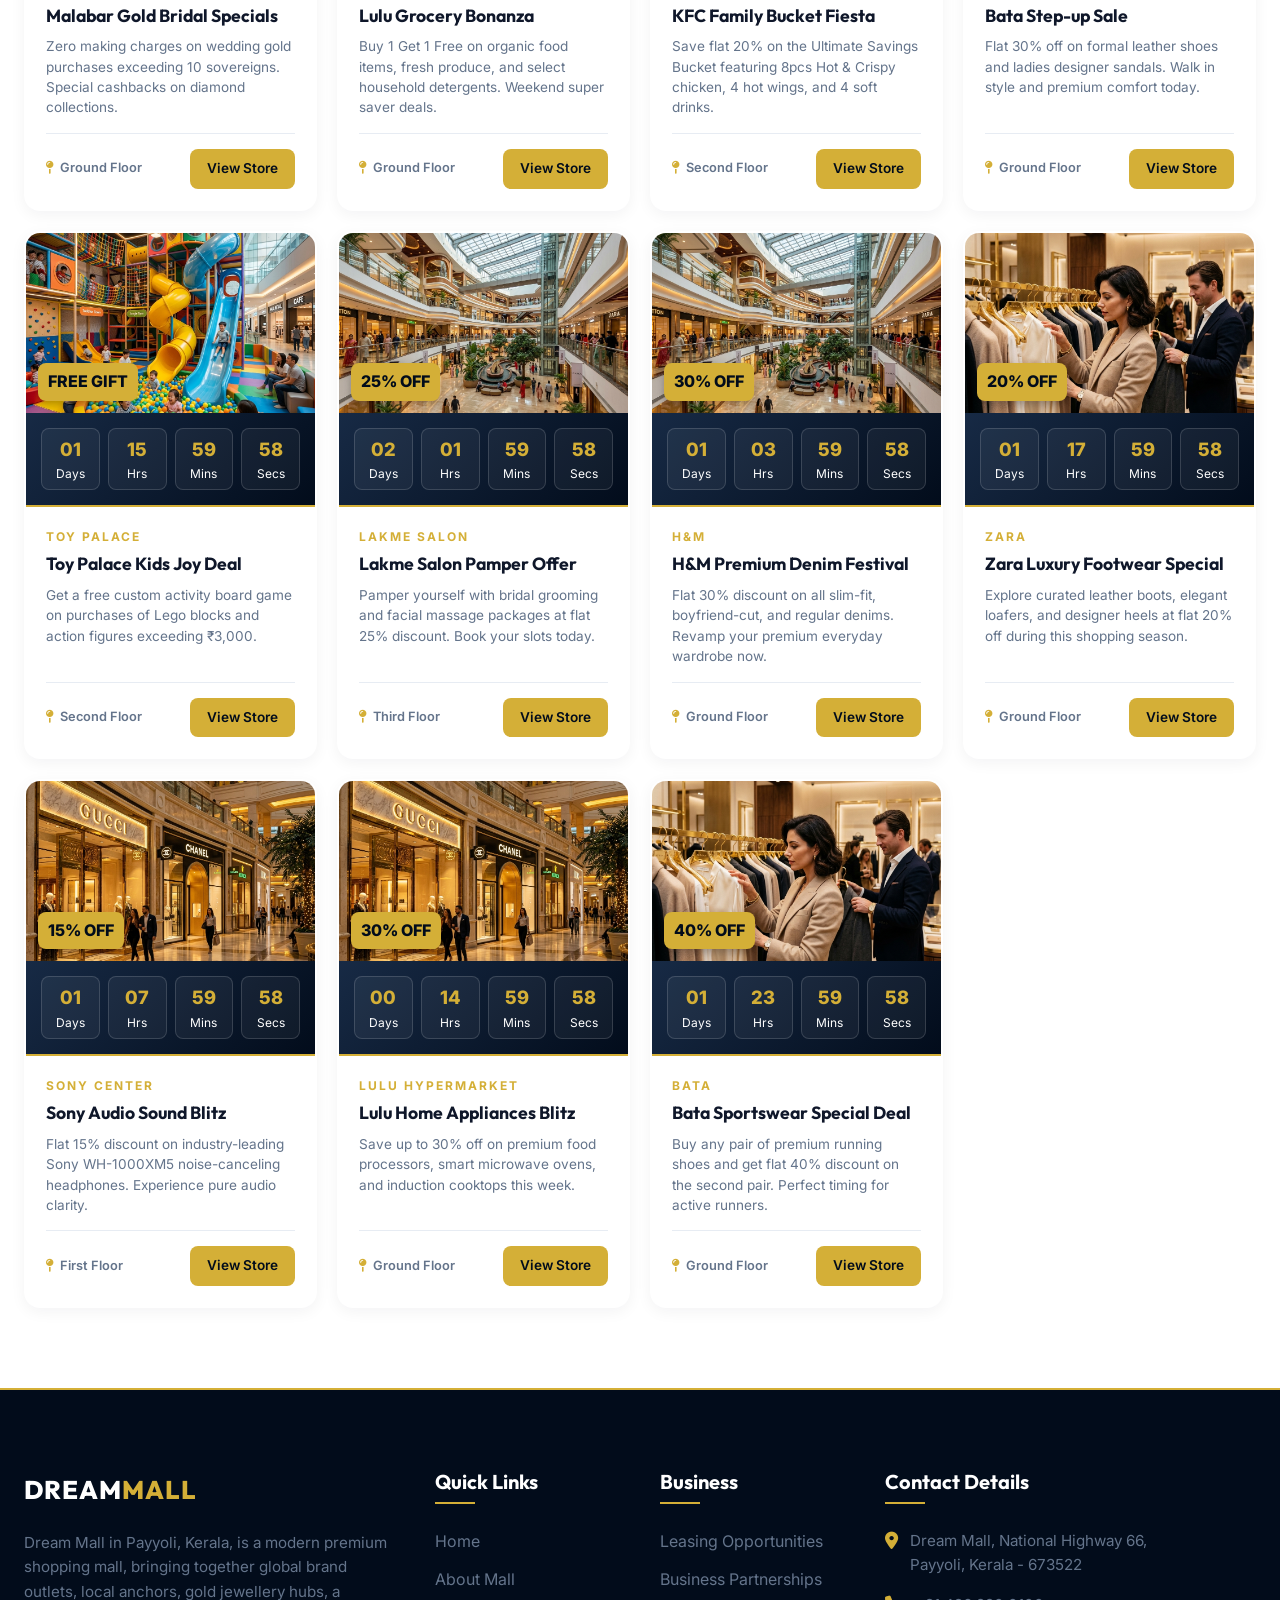
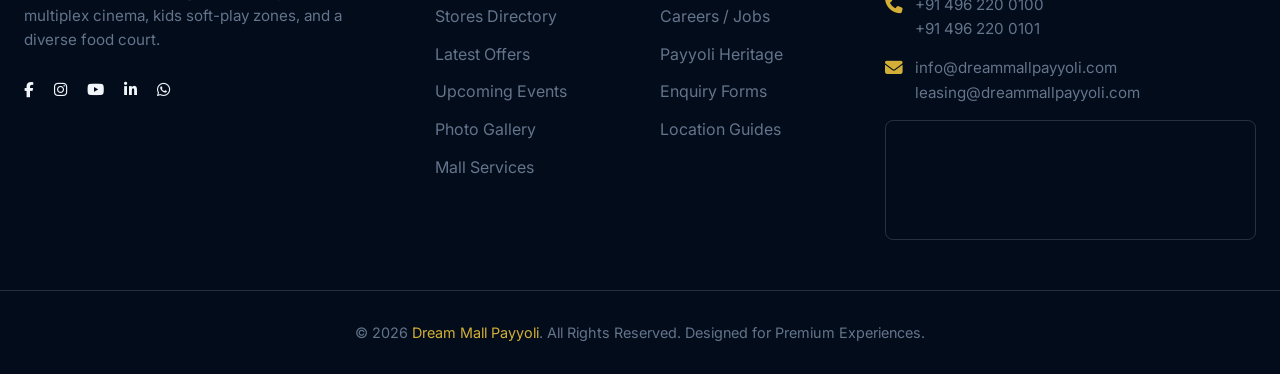
<file: offers.html>
<!DOCTYPE html>
<html lang="en">
<head>
    <meta charset="UTF-8">
    <meta name="viewport" content="width=device-width, initial-scale=1.0">
    <title>Offers & Promotions - Dream Mall Payyoli</title>
    <meta name="description" content="Discover the latest offers, festival discounts, shopping coupons, and dining promos inside Dream Mall Payyoli, Kerala.">
    <link rel="stylesheet" href="css/variables.css">
    <link rel="stylesheet" href="css/layout.css">
    <link rel="stylesheet" href="css/components.css">
    <link rel="stylesheet" href="css/pages.css">
    <link rel="stylesheet" href="https://cdnjs.cloudflare.com/ajax/libs/font-awesome/6.4.0/css/all.min.css">
</head>
<body>

    <!-- Top Contact and Social Bar -->
    <div class="topbar">
        <div class="container topbar-content">
            <div class="topbar-contact">
                <div class="topbar-item">
                    <i class="fa-solid fa-envelope"></i>
                    <a href="mailto:info@dreammallpayyoli.com">info@dreammallpayyoli.com</a>
                </div>
                <div class="topbar-item">
                    <i class="fa-solid fa-phone"></i>
                    <a href="tel:+914962200100">+91 496 220 0100</a>
                </div>
            </div>
            <div class="topbar-social">
                <a href="#" aria-label="Facebook"><i class="fa-brands fa-facebook-f"></i></a>
                <a href="#" aria-label="Instagram"><i class="fa-brands fa-instagram"></i></a>
                <a href="#" aria-label="YouTube"><i class="fa-brands fa-youtube"></i></a>
                <a href="#" aria-label="LinkedIn"><i class="fa-brands fa-linkedin-in"></i></a>
                <a href="#" aria-label="WhatsApp"><i class="fa-brands fa-whatsapp"></i></a>
            </div>
        </div>
    </div>

    <!-- Header Navigation -->
    <header class="header">
        <div class="container navbar">
            <a href="index.html" class="logo" data-router-link>
                <div class="logo-text">DREAM<span>MALL</span></div>
            </a>
            
            <nav class="nav-menu" id="nav-menu">
                <a href="index.html" class="nav-link" data-router-link>Home</a>
                <a href="about.html" class="nav-link" data-router-link>About</a>
                <a href="stores.html" class="nav-link" data-router-link>Stores</a>
                <a href="offers.html" class="nav-link active" data-router-link>Offers</a>
                <a href="events.html" class="nav-link" data-router-link>Events</a>
                <a href="gallery.html" class="nav-link" data-router-link>Gallery</a>
                <a href="services.html" class="nav-link" data-router-link>Services</a>
                <a href="careers.html" class="nav-link" data-router-link>Careers</a>
                <!-- <a href="corporate.html" class="nav-link" data-router-link>Leasing</a> -->
                <a href="contact.html" class="nav-link" data-router-link>Contact Us</a>
            </nav>

            <div class="header-actions">
                <button class="search-trigger" id="search-trigger-btn" aria-label="Open Search"><i class="fa-solid fa-magnifying-glass"></i></button>
                <button class="hamburger" id="hamburger-btn" aria-label="Toggle Menu">
                    <span></span>
                    <span></span>
                    <span></span>
                </button>
            </div>
        </div>
    </header>

    <!-- Shared Main Wrapper for router swaps -->
    <main id="main-content">
        <!-- Global Banner Section -->
        <section class="page-banner" style="background-image: url('assets/images/banner_master.png');">
            <div class="banner-content">
                <h1 class="banner-title">Hot <span>Offers</span></h1>
                <div class="breadcrumbs">
                    <a href="index.html" data-router-link>Home</a>
                    <span class="breadcrumbs-separator">/</span>
                    <span class="breadcrumbs-current">Offers & Promotions</span>
                </div>
            </div>
        </section>

        <section class="section-padding bg-white">
            <div class="container">
                <div class="section-header reveal">
                    <h2>Limited Time <span>Deals</span></h2>
                    <p>Grab exclusive deals from top brands, only at Dream Mall Payyoli. Hurry before time runs out!</p>
                </div>
                
                <div class="offers-grid reveal">
                    <!-- Offer 1 -->
                    <article class="offer-card card">
                        <div class="card-img" style="position:relative;">
                            <img src="assets/images/offer_1.webp" alt="H&M Fashion Sale Cover" loading="lazy">
                            <span class="offer-discount">50% OFF</span>
                        </div>
                        <!-- JS Countdown clock -->
                        <div class="offer-countdown" data-hours-left="24">
                            <div><span class="days-val">00</span>Days</div>
                            <div><span class="hours-val">00</span>Hrs</div>
                            <div><span class="minutes-val">00</span>Mins</div>
                            <div><span class="seconds-val">00</span>Secs</div>
                        </div>
                        <div class="card-body">
                            <span class="offer-brand">H&M</span>
                            <h3 class="card-title">H&M Fashion Mega Sale</h3>
                            <p class="card-text">Enjoy up to 50% discount on summer collections, accessories, denims, and kidswear. Offer valid till stocks last.</p>
                            <div class="card-footer">
                                <span class="offer-floor"><i class="fa-solid fa-map-pin" style="color:var(--color-accent-gold);"></i> Ground Floor</span>
                                <a href="store-details.html?id=hm" class="btn btn-gold btn-sm" data-router-link>View Store</a>
                            </div>
                        </div>
                    </article>

                    <!-- Offer 2 -->
                    <article class="offer-card card">
                        <div class="card-img" style="position:relative;">
                            <img src="assets/images/store_zara.webp" alt="Zara Summer Collection Cover" loading="lazy">
                            <span class="offer-discount">40% OFF</span>
                        </div>
                        <div class="offer-countdown" data-hours-left="36">
                            <div><span class="days-val">00</span>Days</div>
                            <div><span class="hours-val">00</span>Hrs</div>
                            <div><span class="minutes-val">00</span>Mins</div>
                            <div><span class="seconds-val">00</span>Secs</div>
                        </div>
                        <div class="card-body">
                            <span class="offer-brand">Zara</span>
                            <h3 class="card-title">Zara Summer Luxe Discount</h3>
                            <p class="card-text">Revamp your styling index with up to 40% off on premium linen suits, jackets, and summer dresses. Limited period exclusive.</p>
                            <div class="card-footer">
                                <span class="offer-floor"><i class="fa-solid fa-map-pin" style="color:var(--color-accent-gold);"></i> Ground Floor</span>
                                <a href="store-details.html?id=zara" class="btn btn-gold btn-sm" data-router-link>View Store</a>
                            </div>
                        </div>
                    </article>

                    <!-- Offer 3 -->
                    <article class="offer-card card">
                        <div class="card-img" style="position:relative;">
                            <img src="assets/images/offer_2.webp" alt="Sony Smart TV Exchange Cover" loading="lazy">
                            <span class="offer-discount">SAVE ₹10k</span>
                        </div>
                        <div class="offer-countdown" data-hours-left="48">
                            <div><span class="days-val">00</span>Days</div>
                            <div><span class="hours-val">00</span>Hrs</div>
                            <div><span class="minutes-val">00</span>Mins</div>
                            <div><span class="seconds-val">00</span>Secs</div>
                        </div>
                        <div class="card-body">
                            <span class="offer-brand">Sony Center</span>
                            <h3 class="card-title">Sony Smart TV Exchange</h3>
                            <p class="card-text">Upgrade your old television sets to premium Sony Bravia 4K LED TVs and save up to ₹10,000 instantly with direct warranty.</p>
                            <div class="card-footer">
                                <span class="offer-floor"><i class="fa-solid fa-map-pin" style="color:var(--color-accent-gold);"></i> First Floor</span>
                                <a href="store-details.html?id=sony" class="btn btn-gold btn-sm" data-router-link>View Store</a>
                            </div>
                        </div>
                    </article>

                    <!-- Offer 4 -->
                    <article class="offer-card card">
                        <div class="card-img" style="position:relative;">
                            <img src="assets/images/store_apple.webp" alt="Apple iStore Cashback Cover" loading="lazy">
                            <span class="offer-discount">10% BACK</span>
                        </div>
                        <div class="offer-countdown" data-hours-left="18">
                            <div><span class="days-val">00</span>Days</div>
                            <div><span class="hours-val">00</span>Hrs</div>
                            <div><span class="minutes-val">00</span>Mins</div>
                            <div><span class="seconds-val">00</span>Secs</div>
                        </div>
                        <div class="card-body">
                            <span class="offer-brand">Apple iStore</span>
                            <h3 class="card-title">Apple iStore Premium Cashback</h3>
                            <p class="card-text">Avail flat 10% instant cashback on HDFC cards for iPhone 15 series and MacBooks, plus free accessories on purchase.</p>
                            <div class="card-footer">
                                <span class="offer-floor"><i class="fa-solid fa-map-pin" style="color:var(--color-accent-gold);"></i> First Floor</span>
                                <a href="store-details.html?id=apple" class="btn btn-gold btn-sm" data-router-link>View Store</a>
                            </div>
                        </div>
                    </article>

                    <!-- Offer 5 -->
                    <article class="offer-card card">
                        <div class="card-img" style="position:relative;">
                            <img src="assets/images/offer_3.webp" alt="Malabar Gold Wedding Offer Cover" loading="lazy">
                            <span class="offer-discount">0% MAKING</span>
                        </div>
                        <div class="offer-countdown" data-hours-left="72">
                            <div><span class="days-val">00</span>Days</div>
                            <div><span class="hours-val">00</span>Hrs</div>
                            <div><span class="minutes-val">00</span>Mins</div>
                            <div><span class="seconds-val">00</span>Secs</div>
                        </div>
                        <div class="card-body">
                            <span class="offer-brand">Malabar Gold</span>
                            <h3 class="card-title">Malabar Gold Bridal Specials</h3>
                            <p class="card-text">Zero making charges on wedding gold purchases exceeding 10 sovereigns. Special cashbacks on diamond collections.</p>
                            <div class="card-footer">
                                <span class="offer-floor"><i class="fa-solid fa-map-pin" style="color:var(--color-accent-gold);"></i> Ground Floor</span>
                                <a href="store-details.html?id=malabar" class="btn btn-gold btn-sm" data-router-link>View Store</a>
                            </div>
                        </div>
                    </article>

                    <!-- Offer 6 -->
                    <article class="offer-card card">
                        <div class="card-img" style="position:relative;">
                            <img src="assets/images/store_grocery.webp" alt="Lulu Hypermarket Cover" loading="lazy">
                            <span class="offer-discount">BOGO DEAL</span>
                        </div>
                        <div class="offer-countdown" data-hours-left="12">
                            <div><span class="days-val">00</span>Days</div>
                            <div><span class="hours-val">00</span>Hrs</div>
                            <div><span class="minutes-val">00</span>Mins</div>
                            <div><span class="seconds-val">00</span>Secs</div>
                        </div>
                        <div class="card-body">
                            <span class="offer-brand">Lulu Hypermarket</span>
                            <h3 class="card-title">Lulu Grocery Bonanza</h3>
                            <p class="card-text">Buy 1 Get 1 Free on organic food items, fresh produce, and select household detergents. Weekend super saver deals.</p>
                            <div class="card-footer">
                                <span class="offer-floor"><i class="fa-solid fa-map-pin" style="color:var(--color-accent-gold);"></i> Ground Floor</span>
                                <a href="store-details.html?id=lulu" class="btn btn-gold btn-sm" data-router-link>View Store</a>
                            </div>
                        </div>
                    </article>

                    <!-- Offer 7 -->
                    <article class="offer-card card">
                        <div class="card-img" style="position:relative;">
                            <img src="assets/images/store_food.webp" alt="KFC Bucket Cover" loading="lazy">
                            <span class="offer-discount">20% OFF</span>
                        </div>
                        <div class="offer-countdown" data-hours-left="30">
                            <div><span class="days-val">00</span>Days</div>
                            <div><span class="hours-val">00</span>Hrs</div>
                            <div><span class="minutes-val">00</span>Mins</div>
                            <div><span class="seconds-val">00</span>Secs</div>
                        </div>
                        <div class="card-body">
                            <span class="offer-brand">KFC</span>
                            <h3 class="card-title">KFC Family Bucket Fiesta</h3>
                            <p class="card-text">Save flat 20% on the Ultimate Savings Bucket featuring 8pcs Hot & Crispy chicken, 4 hot wings, and 4 soft drinks.</p>
                            <div class="card-footer">
                                <span class="offer-floor"><i class="fa-solid fa-map-pin" style="color:var(--color-accent-gold);"></i> Second Floor</span>
                                <a href="store-details.html?id=kfc" class="btn btn-gold btn-sm" data-router-link>View Store</a>
                            </div>
                        </div>
                    </article>

                    <!-- Offer 8 -->
                    <article class="offer-card card">
                        <div class="card-img" style="position:relative;">
                            <img src="assets/images/store_footwear.webp" alt="Bata Footwear Cover" loading="lazy">
                            <span class="offer-discount">30% OFF</span>
                        </div>
                        <div class="offer-countdown" data-hours-left="60">
                            <div><span class="days-val">00</span>Days</div>
                            <div><span class="hours-val">00</span>Hrs</div>
                            <div><span class="minutes-val">00</span>Mins</div>
                            <div><span class="seconds-val">00</span>Secs</div>
                        </div>
                        <div class="card-body">
                            <span class="offer-brand">Bata</span>
                            <h3 class="card-title">Bata Step-up Sale</h3>
                            <p class="card-text">Flat 30% off on formal leather shoes and ladies designer sandals. Walk in style and premium comfort today.</p>
                            <div class="card-footer">
                                <span class="offer-floor"><i class="fa-solid fa-map-pin" style="color:var(--color-accent-gold);"></i> Ground Floor</span>
                                <a href="store-details.html?id=bata" class="btn btn-gold btn-sm" data-router-link>View Store</a>
                            </div>
                        </div>
                    </article>

                    <!-- Offer 9 -->
                    <article class="offer-card card">
                        <div class="card-img" style="position:relative;">
                            <img src="assets/images/store_kids.webp" alt="Toy Palace Cover" loading="lazy">
                            <span class="offer-discount">FREE GIFT</span>
                        </div>
                        <div class="offer-countdown" data-hours-left="40">
                            <div><span class="days-val">00</span>Days</div>
                            <div><span class="hours-val">00</span>Hrs</div>
                            <div><span class="minutes-val">00</span>Mins</div>
                            <div><span class="seconds-val">00</span>Secs</div>
                        </div>
                        <div class="card-body">
                            <span class="offer-brand">Toy Palace</span>
                            <h3 class="card-title">Toy Palace Kids Joy Deal</h3>
                            <p class="card-text">Get a free custom activity board game on purchases of Lego blocks and action figures exceeding ₹3,000.</p>
                            <div class="card-footer">
                                <span class="offer-floor"><i class="fa-solid fa-map-pin" style="color:var(--color-accent-gold);"></i> Second Floor</span>
                                <a href="store-details.html?id=toy-palace" class="btn btn-gold btn-sm" data-router-link>View Store</a>
                            </div>
                        </div>
                    </article>

                    <!-- Offer 10 -->
                    <article class="offer-card card">
                        <div class="card-img" style="position:relative;">
                            <img src="assets/images/store_beauty.webp" alt="Lakme Salon Cover" loading="lazy">
                            <span class="offer-discount">25% OFF</span>
                        </div>
                        <div class="offer-countdown" data-hours-left="50">
                            <div><span class="days-val">00</span>Days</div>
                            <div><span class="hours-val">00</span>Hrs</div>
                            <div><span class="minutes-val">00</span>Mins</div>
                            <div><span class="seconds-val">00</span>Secs</div>
                        </div>
                        <div class="card-body">
                            <span class="offer-brand">Lakme Salon</span>
                            <h3 class="card-title">Lakme Salon Pamper Offer</h3>
                            <p class="card-text">Pamper yourself with bridal grooming and facial massage packages at flat 25% discount. Book your slots today.</p>
                            <div class="card-footer">
                                <span class="offer-floor"><i class="fa-solid fa-map-pin" style="color:var(--color-accent-gold);"></i> Third Floor</span>
                                <a href="store-details.html?id=lakme" class="btn btn-gold btn-sm" data-router-link>View Store</a>
                            </div>
                        </div>
                    </article>

                    <!-- Offer 11 -->
                    <article class="offer-card card">
                        <div class="card-img" style="position:relative;">
                            <img src="assets/images/gallery_17.webp" alt="H&M Denim Cover" loading="lazy">
                            <span class="offer-discount">30% OFF</span>
                        </div>
                        <div class="offer-countdown" data-hours-left="28">
                            <div><span class="days-val">00</span>Days</div>
                            <div><span class="hours-val">00</span>Hrs</div>
                            <div><span class="minutes-val">00</span>Mins</div>
                            <div><span class="seconds-val">00</span>Secs</div>
                        </div>
                        <div class="card-body">
                            <span class="offer-brand">H&M</span>
                            <h3 class="card-title">H&M Premium Denim Festival</h3>
                            <p class="card-text">Flat 30% discount on all slim-fit, boyfriend-cut, and regular denims. Revamp your premium everyday wardrobe now.</p>
                            <div class="card-footer">
                                <span class="offer-floor"><i class="fa-solid fa-map-pin" style="color:var(--color-accent-gold);"></i> Ground Floor</span>
                                <a href="store-details.html?id=hm" class="btn btn-gold btn-sm" data-router-link>View Store</a>
                            </div>
                        </div>
                    </article>

                    <!-- Offer 12 -->
                    <article class="offer-card card">
                        <div class="card-img" style="position:relative;">
                            <img src="assets/images/gallery_18.webp" alt="Zara Shoes Cover" loading="lazy">
                            <span class="offer-discount">20% OFF</span>
                        </div>
                        <div class="offer-countdown" data-hours-left="42">
                            <div><span class="days-val">00</span>Days</div>
                            <div><span class="hours-val">00</span>Hrs</div>
                            <div><span class="minutes-val">00</span>Mins</div>
                            <div><span class="seconds-val">00</span>Secs</div>
                        </div>
                        <div class="card-body">
                            <span class="offer-brand">Zara</span>
                            <h3 class="card-title">Zara Luxury Footwear Special</h3>
                            <p class="card-text">Explore curated leather boots, elegant loafers, and designer heels at flat 20% off during this shopping season.</p>
                            <div class="card-footer">
                                <span class="offer-floor"><i class="fa-solid fa-map-pin" style="color:var(--color-accent-gold);"></i> Ground Floor</span>
                                <a href="store-details.html?id=zara" class="btn btn-gold btn-sm" data-router-link>View Store</a>
                            </div>
                        </div>
                    </article>

                    <!-- Offer 13 -->
                    <article class="offer-card card">
                        <div class="card-img" style="position:relative;">
                            <img src="assets/images/gallery_5.webp" alt="Sony Headphones Cover" loading="lazy">
                            <span class="offer-discount">15% OFF</span>
                        </div>
                        <div class="offer-countdown" data-hours-left="32">
                            <div><span class="days-val">00</span>Days</div>
                            <div><span class="hours-val">00</span>Hrs</div>
                            <div><span class="minutes-val">00</span>Mins</div>
                            <div><span class="seconds-val">00</span>Secs</div>
                        </div>
                        <div class="card-body">
                            <span class="offer-brand">Sony Center</span>
                            <h3 class="card-title">Sony Audio Sound Blitz</h3>
                            <p class="card-text">Flat 15% discount on industry-leading Sony WH-1000XM5 noise-canceling headphones. Experience pure audio clarity.</p>
                            <div class="card-footer">
                                <span class="offer-floor"><i class="fa-solid fa-map-pin" style="color:var(--color-accent-gold);"></i> First Floor</span>
                                <a href="store-details.html?id=sony" class="btn btn-gold btn-sm" data-router-link>View Store</a>
                            </div>
                        </div>
                    </article>

                    <!-- Offer 14 -->
                    <article class="offer-card card">
                        <div class="card-img" style="position:relative;">
                            <img src="assets/images/gallery_15.webp" alt="Lulu Kitchen Appliances Cover" loading="lazy">
                            <span class="offer-discount">30% OFF</span>
                        </div>
                        <div class="offer-countdown" data-hours-left="15">
                            <div><span class="days-val">00</span>Days</div>
                            <div><span class="hours-val">00</span>Hrs</div>
                            <div><span class="minutes-val">00</span>Mins</div>
                            <div><span class="seconds-val">00</span>Secs</div>
                        </div>
                        <div class="card-body">
                            <span class="offer-brand">Lulu Hypermarket</span>
                            <h3 class="card-title">Lulu Home Appliances Blitz</h3>
                            <p class="card-text">Save up to 30% off on premium food processors, smart microwave ovens, and induction cooktops this week.</p>
                            <div class="card-footer">
                                <span class="offer-floor"><i class="fa-solid fa-map-pin" style="color:var(--color-accent-gold);"></i> Ground Floor</span>
                                <a href="store-details.html?id=lulu" class="btn btn-gold btn-sm" data-router-link>View Store</a>
                            </div>
                        </div>
                    </article>

                    <!-- Offer 15 -->
                    <article class="offer-card card">
                        <div class="card-img" style="position:relative;">
                            <img src="assets/images/gallery_18.webp" alt="Bata Athletic Shoes Cover" loading="lazy">
                            <span class="offer-discount">40% OFF</span>
                        </div>
                        <div class="offer-countdown" data-hours-left="48">
                            <div><span class="days-val">00</span>Days</div>
                            <div><span class="hours-val">00</span>Hrs</div>
                            <div><span class="minutes-val">00</span>Mins</div>
                            <div><span class="seconds-val">00</span>Secs</div>
                        </div>
                        <div class="card-body">
                            <span class="offer-brand">Bata</span>
                            <h3 class="card-title">Bata Sportswear Special Deal</h3>
                            <p class="card-text">Buy any pair of premium running shoes and get flat 40% discount on the second pair. Perfect timing for active runners.</p>
                            <div class="card-footer">
                                <span class="offer-floor"><i class="fa-solid fa-map-pin" style="color:var(--color-accent-gold);"></i> Ground Floor</span>
                                <a href="store-details.html?id=bata" class="btn btn-gold btn-sm" data-router-link>View Store</a>
                            </div>
                        </div>
                    </article>
                </div>

            </div>
        </section>
    </main>

    <!-- Footer Section -->
    <footer class="footer">
        <div class="container footer-grid">
            <div class="footer-col footer-about">
                <div class="logo-text" style="margin-bottom: 20px;">DREAM<span>MALL</span></div>
                <p>Dream Mall in Payyoli, Kerala, is a modern premium shopping mall, bringing together global brand outlets, local anchors, gold jewellery hubs, a multiplex cinema, kids soft-play zones, and a diverse food court.</p>
                <div class="topbar-social" style="justify-content: flex-start; gap: 20px;">
                    <a href="#" aria-label="Facebook"><i class="fa-brands fa-facebook-f"></i></a>
                    <a href="#" aria-label="Instagram"><i class="fa-brands fa-instagram"></i></a>
                    <a href="#" aria-label="YouTube"><i class="fa-brands fa-youtube"></i></a>
                    <a href="#" aria-label="LinkedIn"><i class="fa-brands fa-linkedin-in"></i></a>
                    <a href="#" aria-label="WhatsApp"><i class="fa-brands fa-whatsapp"></i></a>
                </div>
            </div>
            
            <div class="footer-col">
                <h4>Quick Links</h4>
                <ul class="footer-links">
                    <li><a href="index.html" data-router-link>Home</a></li>
                    <li><a href="about.html" data-router-link>About Mall</a></li>
                    <li><a href="stores.html" data-router-link>Stores Directory</a></li>
                    <li><a href="offers.html" data-router-link>Latest Offers</a></li>
                    <li><a href="events.html" data-router-link>Upcoming Events</a></li>
                    <li><a href="gallery.html" data-router-link>Photo Gallery</a></li>
                    <li><a href="services.html" data-router-link>Mall Services</a></li>
                </ul>
            </div>

            <div class="footer-col">
                <h4>Business</h4>
                <ul class="footer-links">
                    <li><a href="corporate.html" data-router-link>Leasing Opportunities</a></li>
                    <li><a href="corporate.html" data-router-link>Business Partnerships</a></li>
                    <li><a href="careers.html" data-router-link>Careers / Jobs</a></li>
                    <li><a href="about.html#payyoli-history" data-router-link>Payyoli Heritage</a></li>
                    <li><a href="contact.html" data-router-link>Enquiry Forms</a></li>
                    <li><a href="location.html" data-router-link>Location Guides</a></li>
                </ul>
            </div>

            <div class="footer-col">
                <h4>Contact Details</h4>
                <ul class="footer-contact">
                    <li>
                        <i class="fa-solid fa-location-dot"></i>
                        <span>Dream Mall, National Highway 66,<br>Payyoli, Kerala - 673522</span>
                    </li>
                    <li>
                        <i class="fa-solid fa-phone"></i>
                        <span>+91 496 220 0100<br>+91 496 220 0101</span>
                    </li>
                    <li>
                        <i class="fa-solid fa-envelope"></i>
                        <span>info@dreammallpayyoli.com<br>leasing@dreammallpayyoli.com</span>
                    </li>
                </ul>
                <div class="footer-map-container">
                    <iframe src="https://www.google.com/maps/embed?pb=!1m18!1m12!1m3!1d3910.3703901968875!2d75.6425982!3d11.5252876!2m3!1f0!2f0!3f0!3m2!1i1024!2i768!4f13.1!3m3!1m2!1s0x3ba68fac87c10b4f%3A0xad0e77d01869e578!2sPayyoli%2C%20Kerala!5e0!3m2!1sen!2sin!4v1717800000000!5m2!1sen!2sin" allowfullscreen="" loading="lazy"></iframe>
                </div>
            </div>
        </div>
        


        <div class="footer-bottom">
            <p>&copy; 2026 <span>Dream Mall Payyoli</span>. All Rights Reserved. Designed for Premium Experiences.</p>
        </div>
    </footer>

    <!-- Global Search Modal Overlay -->
    <div class="search-modal" id="global-search-modal">
        <div class="search-modal-container">
            <button class="search-modal-close" aria-label="Close Search"><i class="fa-solid fa-xmark"></i></button>
            <div class="search-input-wrapper">
                <input type="text" class="search-modal-input" placeholder="Type store name or category..." id="search-input-field">
                <button class="search-modal-btn" aria-label="Search"><i class="fa-solid fa-magnifying-glass"></i></button>
            </div>
            <div class="search-results-preview" id="search-results-preview-container"></div>
        </div>
    </div>

    <!-- Scripts -->
    <script src="js/main.js"></script>
    <script src="js/page-logic.js"></script>
</body>
</html>
</file>
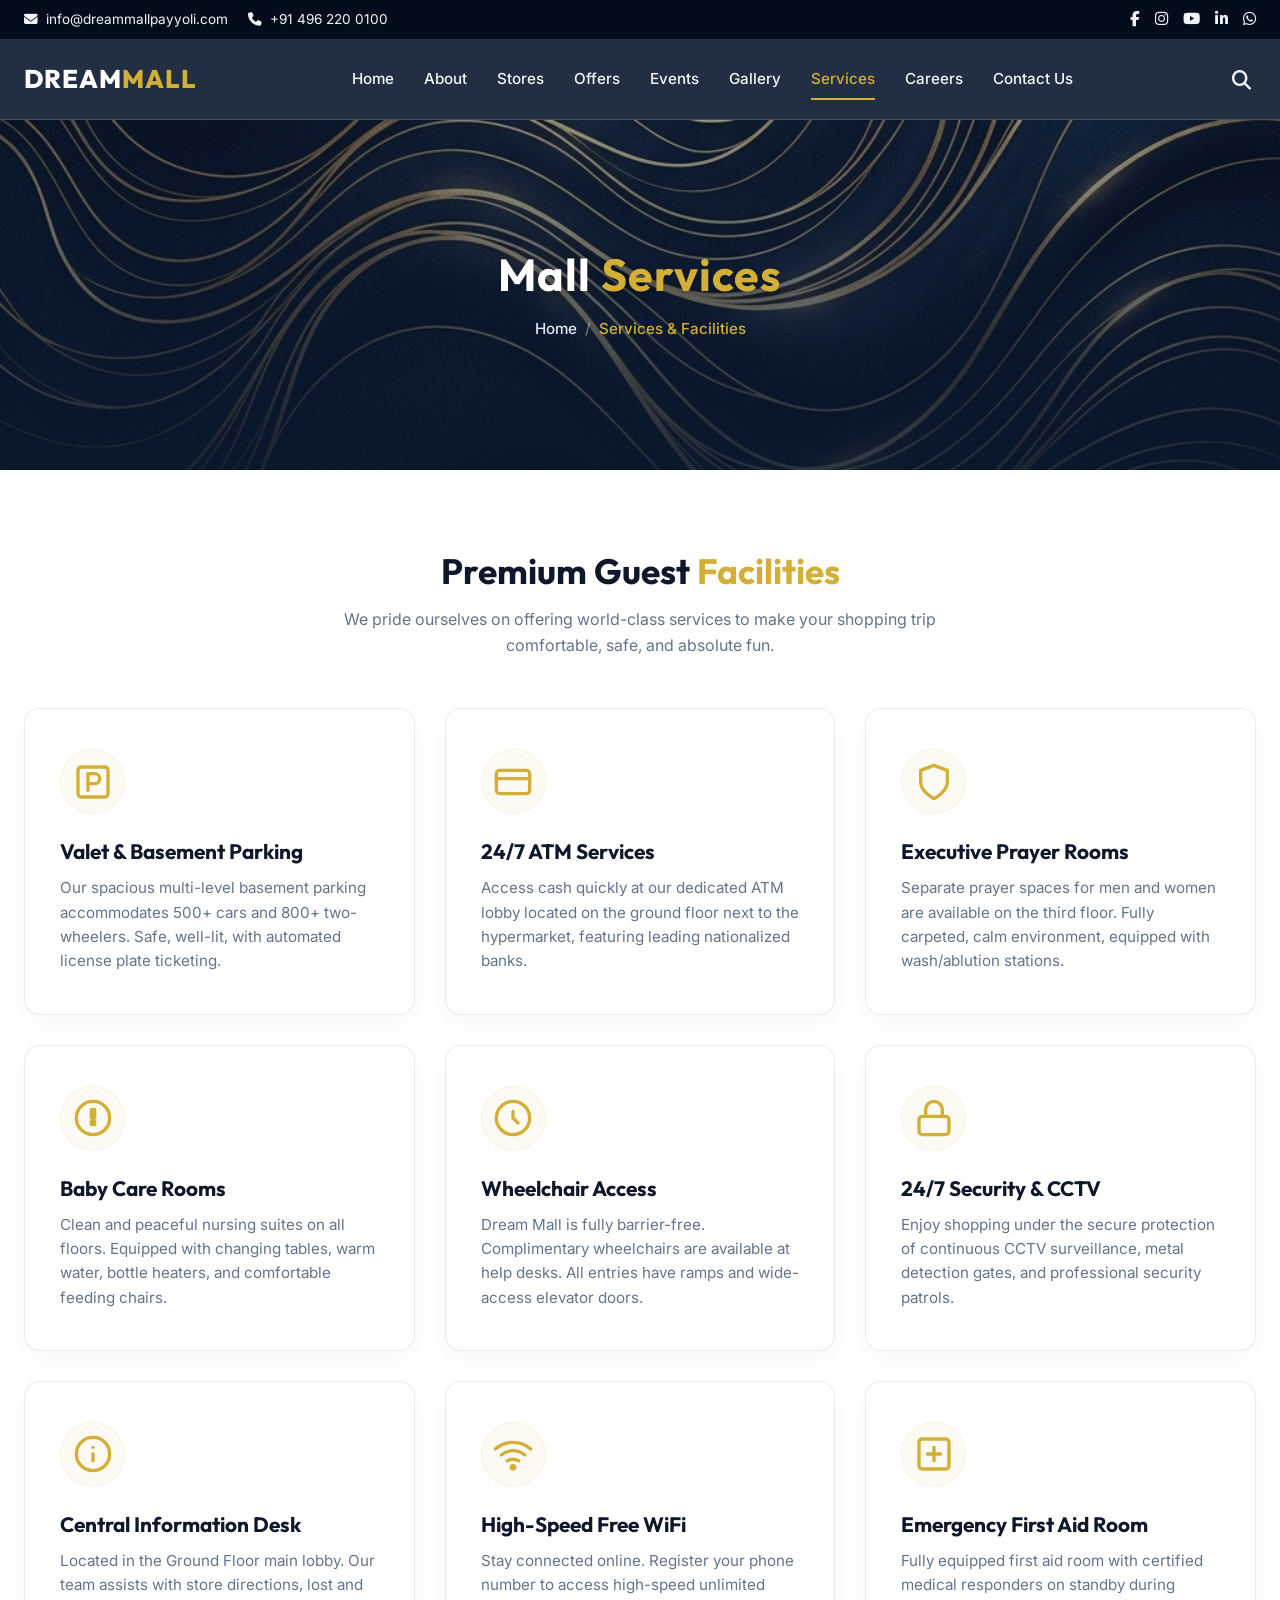
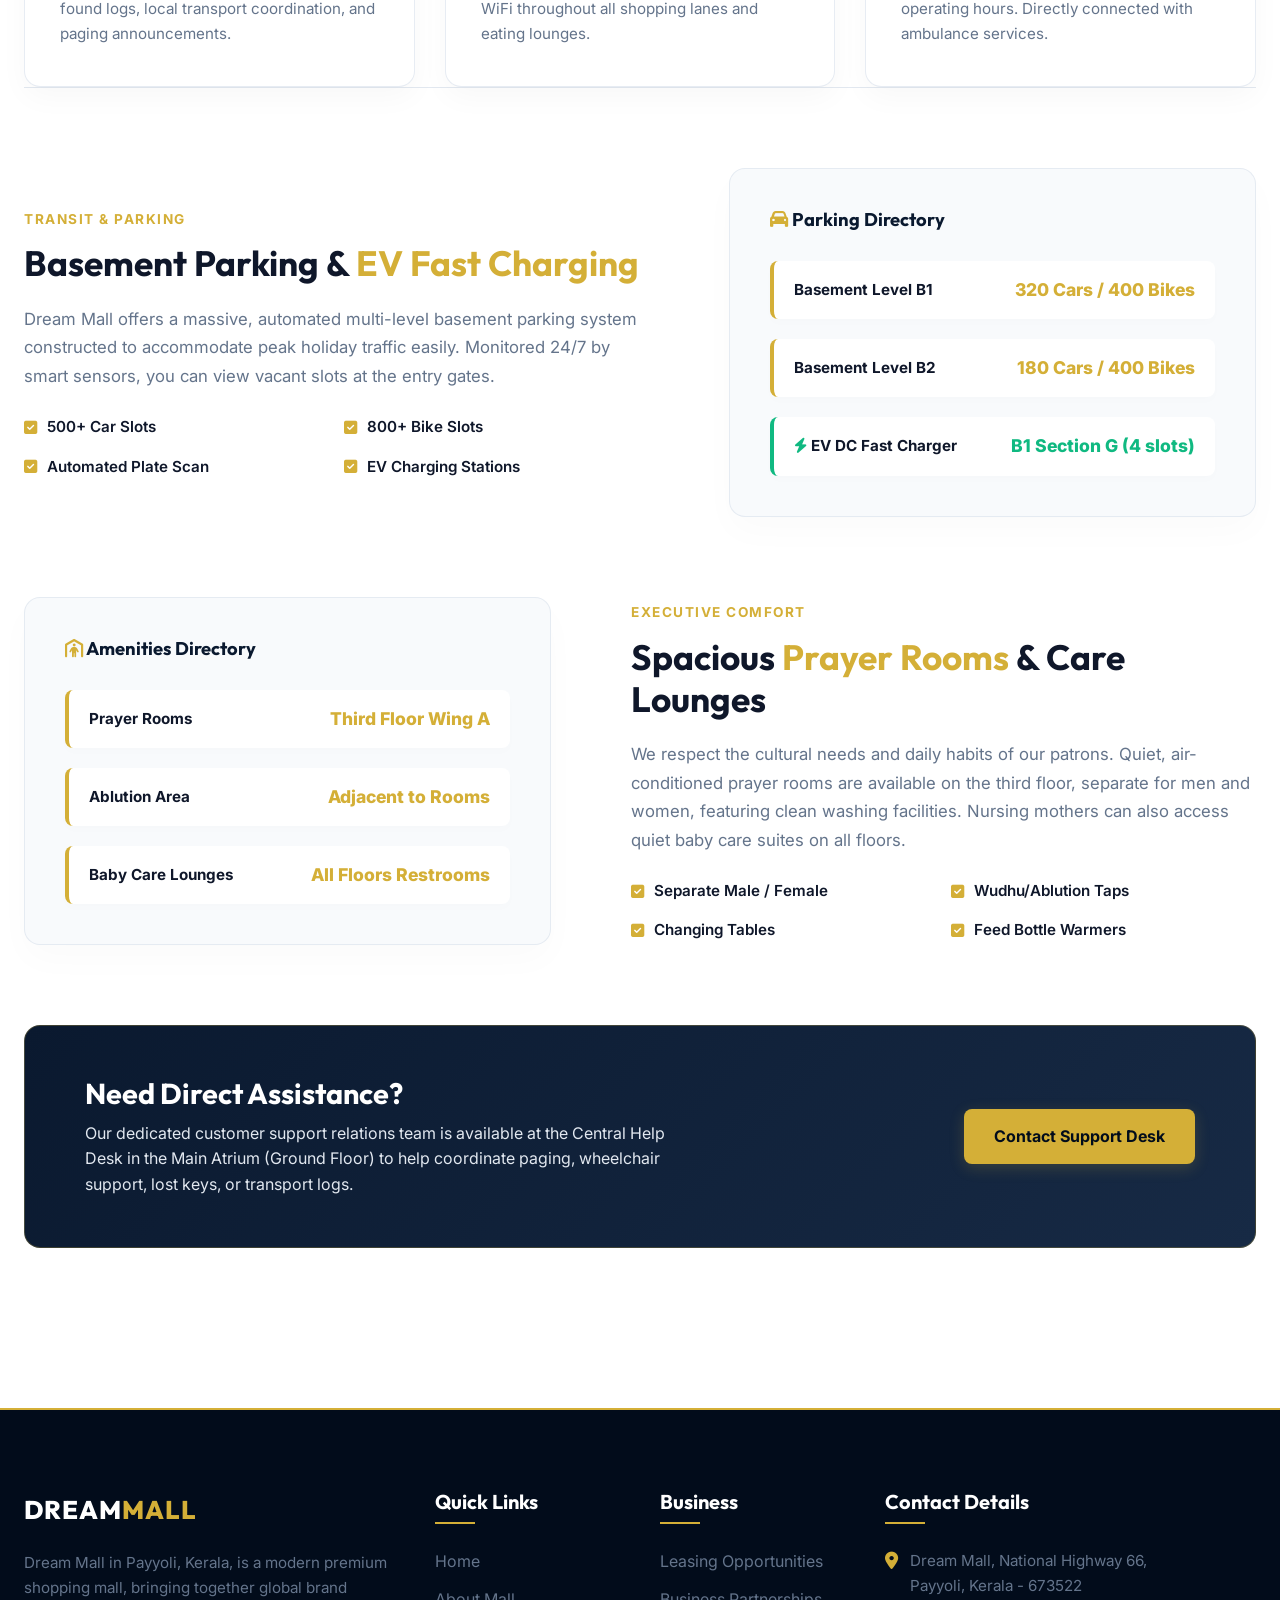
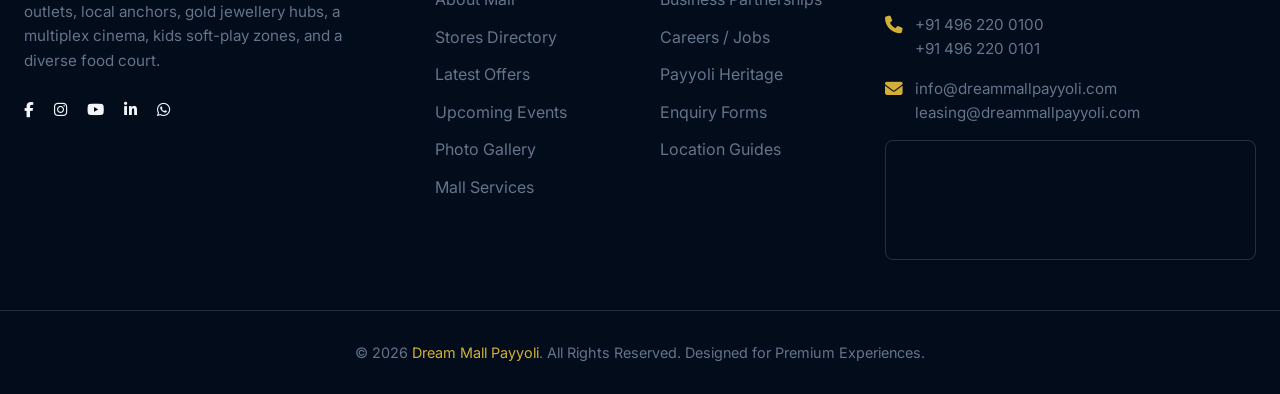
<file: services.html>
<!DOCTYPE html>
<html lang="en">
<head>
    <meta charset="UTF-8">
    <meta name="viewport" content="width=device-width, initial-scale=1.0">
    <title>Mall Services & Amenities - Dream Mall Payyoli</title>
    <meta name="description" content="View parking details, ATM booths, baby care room, wheelchair facilities, free WiFi nodes, and services at Dream Mall Payyoli, Kerala.">
    <link rel="stylesheet" href="css/variables.css">
    <link rel="stylesheet" href="css/layout.css">
    <link rel="stylesheet" href="css/components.css">
    <link rel="stylesheet" href="css/pages.css">
    <link rel="stylesheet" href="https://cdnjs.cloudflare.com/ajax/libs/font-awesome/6.4.0/css/all.min.css">
</head>
<body>

    <!-- Top Contact and Social Bar -->
    <div class="topbar">
        <div class="container topbar-content">
            <div class="topbar-contact">
                <div class="topbar-item">
                    <i class="fa-solid fa-envelope"></i>
                    <a href="mailto:info@dreammallpayyoli.com">info@dreammallpayyoli.com</a>
                </div>
                <div class="topbar-item">
                    <i class="fa-solid fa-phone"></i>
                    <a href="tel:+914962200100">+91 496 220 0100</a>
                </div>
            </div>
            <div class="topbar-social">
                <a href="#" aria-label="Facebook"><i class="fa-brands fa-facebook-f"></i></a>
                <a href="#" aria-label="Instagram"><i class="fa-brands fa-instagram"></i></a>
                <a href="#" aria-label="YouTube"><i class="fa-brands fa-youtube"></i></a>
                <a href="#" aria-label="LinkedIn"><i class="fa-brands fa-linkedin-in"></i></a>
                <a href="#" aria-label="WhatsApp"><i class="fa-brands fa-whatsapp"></i></a>
            </div>
        </div>
    </div>

    <!-- Header Navigation -->
    <header class="header">
        <div class="container navbar">
            <a href="index.html" class="logo" data-router-link>
                <div class="logo-text">DREAM<span>MALL</span></div>
            </a>
            
            <nav class="nav-menu" id="nav-menu">
                <a href="index.html" class="nav-link" data-router-link>Home</a>
                <a href="about.html" class="nav-link" data-router-link>About</a>
                <a href="stores.html" class="nav-link" data-router-link>Stores</a>
                <a href="offers.html" class="nav-link" data-router-link>Offers</a>
                <a href="events.html" class="nav-link" data-router-link>Events</a>
                <a href="gallery.html" class="nav-link" data-router-link>Gallery</a>
                <a href="services.html" class="nav-link active" data-router-link>Services</a>
                <a href="careers.html" class="nav-link" data-router-link>Careers</a>
                <!-- <a href="corporate.html" class="nav-link" data-router-link>Leasing</a> -->
                <a href="contact.html" class="nav-link" data-router-link>Contact Us</a>
            </nav>

            <div class="header-actions">
                <button class="search-trigger" id="search-trigger-btn" aria-label="Open Search"><i class="fa-solid fa-magnifying-glass"></i></button>
                <button class="hamburger" id="hamburger-btn" aria-label="Toggle Menu">
                    <span></span>
                    <span></span>
                    <span></span>
                </button>
            </div>
        </div>
    </header>

    <!-- Shared Main Wrapper for router swaps -->
    <main id="main-content">
        <!-- Global Banner Section -->
        <section class="page-banner" style="background-image: url('assets/images/banner_master.png');">
            <div class="banner-content">
                <h1 class="banner-title">Mall <span>Services</span></h1>
                <div class="breadcrumbs">
                    <a href="index.html" data-router-link>Home</a>
                    <span class="breadcrumbs-separator">/</span>
                    <span class="breadcrumbs-current">Services & Facilities</span>
                </div>
            </div>
        </section>

        <style>
            /* Scoped Services Page Styles */
            .services-hero {
                position: relative;
                padding: 100px 0 80px;
                background-size: cover;
                background-position: center;
                background-repeat: no-repeat;
                display: flex;
                align-items: center;
                justify-content: center;
                text-align: center;
                min-height: 380px;
            }
            .services-hero::before {
                content: '';
                position: absolute;
                top: 0;
                left: 0;
                right: 0;
                bottom: 0;
                background: linear-gradient(180deg, rgba(10, 25, 47, 0.7) 0%, rgba(255, 255, 255, 1) 100%);
                z-index: 1;
            }
            
            /* Service Cards Overhaul */
            .services-grid {
                display: grid;
                grid-template-columns: repeat(auto-fit, minmax(320px, 1fr));
                gap: 30px;
                margin-top: 50px;
            }
            .service-card {
                background: #ffffff;
                border: 1px solid rgba(226, 232, 240, 0.8);
                border-radius: var(--radius-lg);
                padding: 40px 35px;
                transition: all 0.3s cubic-bezier(0.4, 0, 0.2, 1);
                box-shadow: 0 10px 30px rgba(15, 23, 42, 0.03);
                display: flex;
                flex-direction: column;
                align-items: flex-start;
            }
            .service-card:hover {
                transform: translateY(-5px);
                border-color: rgba(212, 175, 55, 0.4);
                box-shadow: 0 15px 35px rgba(212, 175, 55, 0.08);
            }
            .service-icon-wrapper {
                width: 65px;
                height: 65px;
                border-radius: 50%;
                background: rgba(212, 175, 55, 0.06);
                display: flex;
                align-items: center;
                justify-content: center;
                margin-bottom: 25px;
                transition: var(--transition-fast);
                border: 1px solid rgba(212, 175, 55, 0.1);
            }
            .service-card:hover .service-icon-wrapper {
                background: var(--color-accent-gold);
                transform: scale(1.05);
            }
            .service-card:hover .service-icon-wrapper svg {
                stroke: var(--color-primary-dark);
            }
            .service-card h3 {
                font-size: 1.3rem;
                color: var(--color-text-dark);
                margin-bottom: 12px;
                font-weight: 700;
            }
            .service-card p {
                font-size: 0.95rem;
                color: var(--color-text-muted);
                line-height: 1.6;
            }

            /* Outside Content Sections */
            .detailed-services-section {
                padding: 80px 0;
                border-top: 1px solid var(--color-accent-silver);
            }
            .detail-row {
                display: grid;
                grid-template-columns: 1.1fr 0.9fr;
                gap: 60px;
                align-items: center;
                margin-bottom: 80px;
            }
            .detail-row:last-of-type {
                margin-bottom: 0;
            }
            .detail-row.reverse {
                grid-template-columns: 0.9fr 1.1fr;
            }
            .detail-text-col {
                padding-right: 20px;
            }
            .detail-row.reverse .detail-text-col {
                padding-right: 0;
                padding-left: 20px;
                grid-column: 2;
            }
            .detail-row.reverse .detail-visual-col {
                grid-column: 1;
                grid-row: 1;
            }
            .detail-tag {
                color: var(--color-accent-gold);
                font-weight: 700;
                text-transform: uppercase;
                font-size: 0.85rem;
                letter-spacing: 1.5px;
                margin-bottom: 12px;
                display: inline-block;
            }
            .detail-title {
                font-size: 2.2rem;
                color: var(--color-text-dark);
                margin-bottom: 20px;
                line-height: 1.2;
            }
            .detail-title span {
                color: var(--color-accent-gold);
            }
            .detail-desc {
                font-size: 1.05rem;
                color: var(--color-text-muted);
                line-height: 1.7;
                margin-bottom: 25px;
            }
            .detail-features-list {
                display: grid;
                grid-template-columns: 1fr 1fr;
                gap: 15px;
            }
            .detail-feature-item {
                display: flex;
                align-items: center;
                gap: 10px;
                font-size: 0.95rem;
                color: var(--color-text-dark);
                font-weight: 600;
            }
            .detail-feature-item i {
                color: var(--color-accent-gold);
            }
            
            /* Visual panels */
            .detail-visual-card {
                background: var(--color-bg-light);
                border: 1px solid rgba(226, 232, 240, 0.8);
                border-radius: var(--radius-lg);
                padding: 40px;
                box-shadow: 0 15px 35px rgba(0,0,0,0.02);
                display: flex;
                flex-direction: column;
                gap: 20px;
                position: relative;
            }
            .visual-stat-item {
                display: flex;
                justify-content: space-between;
                align-items: center;
                background: #ffffff;
                padding: 15px 20px;
                border-radius: var(--radius-md);
                border-left: 4px solid var(--color-accent-gold);
                box-shadow: 0 4px 10px rgba(0,0,0,0.01);
            }
            .visual-stat-title {
                font-weight: 700;
                color: var(--color-text-dark);
                font-size: 0.95rem;
            }
            .visual-stat-val {
                color: var(--color-accent-gold);
                font-weight: 800;
                font-size: 1.1rem;
            }
            
            /* Support banner */
            .support-banner {
                background: linear-gradient(135deg, var(--color-primary) 0%, var(--color-primary-light) 100%);
                color: #ffffff;
                border-radius: var(--radius-lg);
                padding: 50px 60px;
                margin-top: 60px;
                display: flex;
                justify-content: space-between;
                align-items: center;
                gap: 40px;
                border: 1px solid rgba(212, 175, 55, 0.25);
            }
            .support-banner-text h3 {
                font-size: 1.8rem;
                color: #ffffff;
                margin-bottom: 10px;
            }
            .support-banner-text p {
                color: var(--color-accent-silver);
                font-size: 1rem;
                max-width: 600px;
            }
            .support-cta-btn {
                background: var(--color-accent-gold);
                color: var(--color-primary-dark);
                font-weight: 700;
                padding: 15px 30px;
                border-radius: var(--radius-md);
                white-space: nowrap;
                transition: var(--transition-fast);
                box-shadow: 0 4px 15px rgba(212, 175, 55, 0.2);
            }
            .support-cta-btn:hover {
                transform: translateY(-2px);
                box-shadow: 0 8px 25px rgba(212, 175, 55, 0.35);
                background: #ffffff;
                color: var(--color-primary-dark);
            }
            
            @media (max-width: 900px) {
                .detail-row, .detail-row.reverse {
                    grid-template-columns: 1fr;
                    gap: 40px;
                }
                .detail-row.reverse .detail-text-col {
                    grid-column: 1;
                    padding-left: 0;
                }
                .detail-row.reverse .detail-visual-col {
                    grid-column: 1;
                    grid-row: auto;
                }
                .detail-text-col {
                    padding-right: 0;
                }
                .support-banner {
                    flex-direction: column;
                    padding: 40px;
                    text-align: center;
                }
            }
        </style>

        <section class="section-padding bg-white">
            <div class="container reveal">
                <div class="section-header">
                    <h2>Premium Guest <span>Facilities</span></h2>
                    <p>We pride ourselves on offering world-class services to make your shopping trip comfortable, safe, and absolute fun.</p>
                </div>
                
                <div class="services-grid">
                    <!-- Service 1: Parking -->
                    <div class="service-card">
                        <div class="service-icon-wrapper">
                            <svg viewBox="0 0 24 24" width="40" height="40" fill="none" stroke="#d4af37" stroke-width="2" stroke-linecap="round" stroke-linejoin="round"><rect x="3" y="3" width="18" height="18" rx="2" ry="2"></rect><line x1="9" y1="17" x2="9" y2="7"></line><path d="M9 7h4a3 3 0 0 1 0 6H9"></path></svg>
                        </div>
                        <h3>Valet & Basement Parking</h3>
                        <p>Our spacious multi-level basement parking accommodates 500+ cars and 800+ two-wheelers. Safe, well-lit, with automated license plate ticketing.</p>
                    </div>

                    <!-- Service 2: ATM -->
                    <div class="service-card">
                        <div class="service-icon-wrapper">
                            <svg viewBox="0 0 24 24" width="40" height="40" fill="none" stroke="#d4af37" stroke-width="2" stroke-linecap="round" stroke-linejoin="round"><rect x="2" y="5" width="20" height="14" rx="2" ry="2"></rect><line x1="2" y1="10" x2="22" y2="10"></line></svg>
                        </div>
                        <h3>24/7 ATM Services</h3>
                        <p>Access cash quickly at our dedicated ATM lobby located on the ground floor next to the hypermarket, featuring leading nationalized banks.</p>
                    </div>

                    <!-- Service 3: Prayer Room -->
                    <div class="service-card">
                        <div class="service-icon-wrapper">
                            <svg viewBox="0 0 24 24" width="40" height="40" fill="none" stroke="#d4af37" stroke-width="2" stroke-linecap="round" stroke-linejoin="round"><path d="M12 22s8-4 8-10V5l-8-3-8 3v7c0 6 8 10 8 10z"></path></svg>
                        </div>
                        <h3>Executive Prayer Rooms</h3>
                        <p>Separate prayer spaces for men and women are available on the third floor. Fully carpeted, calm environment, equipped with wash/ablution stations.</p>
                    </div>

                    <!-- Service 4: Baby Care -->
                    <div class="service-card">
                        <div class="service-icon-wrapper">
                            <svg viewBox="0 0 24 24" width="40" height="40" fill="none" stroke="#d4af37" stroke-width="2" stroke-linecap="round" stroke-linejoin="round"><path d="M12 2a10 10 0 0 0-10 10c0 5.523 4.477 10 10 10s10-4.477 10-10A10 10 0 0 0 12 2zm1 14H11v-2h2v2zm0-4H11V7h2v5z"></path></svg>
                        </div>
                        <h3>Baby Care Rooms</h3>
                        <p>Clean and peaceful nursing suites on all floors. Equipped with changing tables, warm water, bottle heaters, and comfortable feeding chairs.</p>
                    </div>

                    <!-- Service 5: Wheelchair Access -->
                    <div class="service-card">
                        <div class="service-icon-wrapper">
                            <svg viewBox="0 0 24 24" width="40" height="40" fill="none" stroke="#d4af37" stroke-width="2" stroke-linecap="round" stroke-linejoin="round"><circle cx="12" cy="12" r="10"></circle><path d="M12 8v4l3 3"></path></svg>
                        </div>
                        <h3>Wheelchair Access</h3>
                        <p>Dream Mall is fully barrier-free. Complimentary wheelchairs are available at help desks. All entries have ramps and wide-access elevator doors.</p>
                    </div>

                    <!-- Service 6: Security -->
                    <div class="service-card">
                        <div class="service-icon-wrapper">
                            <svg viewBox="0 0 24 24" width="40" height="40" fill="none" stroke="#d4af37" stroke-width="2" stroke-linecap="round" stroke-linejoin="round"><rect x="3" y="11" width="18" height="11" rx="2" ry="2"></rect><path d="M7 11V7a5 5 0 0 1 10 0v4"></path></svg>
                        </div>
                        <h3>24/7 Security & CCTV</h3>
                        <p>Enjoy shopping under the secure protection of continuous CCTV surveillance, metal detection gates, and professional security patrols.</p>
                    </div>

                    <!-- Service 7: Info Desk -->
                    <div class="service-card">
                        <div class="service-icon-wrapper">
                            <svg viewBox="0 0 24 24" width="40" height="40" fill="none" stroke="#d4af37" stroke-width="2" stroke-linecap="round" stroke-linejoin="round"><circle cx="12" cy="12" r="10"></circle><line x1="12" y1="16" x2="12" y2="12"></line><line x1="12" y1="8" x2="12.01" y2="8"></line></svg>
                        </div>
                        <h3>Central Information Desk</h3>
                        <p>Located in the Ground Floor main lobby. Our team assists with store directions, lost and found logs, local transport coordination, and paging announcements.</p>
                    </div>

                    <!-- Service 8: Free WiFi -->
                    <div class="service-card">
                        <div class="service-icon-wrapper">
                            <svg viewBox="0 0 24 24" width="40" height="40" fill="none" stroke="#d4af37" stroke-width="2" stroke-linecap="round" stroke-linejoin="round"><path d="M5 12.55a11 11 0 0 1 14.08 0"></path><path d="M1.42 9a16 16 0 0 1 21.16 0"></path><path d="M8.58 16.14a7 7 0 0 1 6.84 0"></path><circle cx="12" cy="20" r="1"></circle></svg>
                        </div>
                        <h3>High-Speed Free WiFi</h3>
                        <p>Stay connected online. Register your phone number to access high-speed unlimited WiFi throughout all shopping lanes and eating lounges.</p>
                    </div>

                    <!-- Service 9: First Aid -->
                    <div class="service-card">
                        <div class="service-icon-wrapper">
                            <svg viewBox="0 0 24 24" width="40" height="40" fill="none" stroke="#d4af37" stroke-width="2" stroke-linecap="round" stroke-linejoin="round"><rect x="3" y="3" width="18" height="18" rx="2" ry="2"></rect><line x1="12" y1="8" x2="12" y2="16"></line><line x1="8" y1="12" x2="16" y2="12"></line></svg>
                        </div>
                        <h3>Emergency First Aid Room</h3>
                        <p>Fully equipped first aid room with certified medical responders on standby during operating hours. Directly connected with ambulance services.</p>
                    </div>
                </div>

                <!-- Detailed Facilities Blocks (Outside Cards) -->
                <div class="detailed-services-section">
                    
                    <!-- Detail Row 1: Parking & EV Charging -->
                    <div class="detail-row">
                        <div class="detail-text-col">
                            <span class="detail-tag">Transit & Parking</span>
                            <h3 class="detail-title">Basement Parking & <span>EV Fast Charging</span></h3>
                            <p class="detail-desc">Dream Mall offers a massive, automated multi-level basement parking system constructed to accommodate peak holiday traffic easily. Monitored 24/7 by smart sensors, you can view vacant slots at the entry gates.</p>
                            <div class="detail-features-list">
                                <div class="detail-feature-item"><i class="fa-solid fa-square-check"></i> 500+ Car Slots</div>
                                <div class="detail-feature-item"><i class="fa-solid fa-square-check"></i> 800+ Bike Slots</div>
                                <div class="detail-feature-item"><i class="fa-solid fa-square-check"></i> Automated Plate Scan</div>
                                <div class="detail-feature-item"><i class="fa-solid fa-square-check"></i> EV Charging Stations</div>
                            </div>
                        </div>
                        <div class="detail-visual-col">
                            <div class="detail-visual-card">
                                <h4 style="font-weight:700; color:var(--color-primary); font-size:1.15rem; margin-bottom:10px;"><i class="fa-solid fa-car" style="color:var(--color-accent-gold);"></i> Parking Directory</h4>
                                <div class="visual-stat-item">
                                    <span class="visual-stat-title">Basement Level B1</span>
                                    <span class="visual-stat-val">320 Cars / 400 Bikes</span>
                                </div>
                                <div class="visual-stat-item">
                                    <span class="visual-stat-title">Basement Level B2</span>
                                    <span class="visual-stat-val">180 Cars / 400 Bikes</span>
                                </div>
                                <div class="visual-stat-item" style="border-left-color: #10b981;">
                                    <span class="visual-stat-title"><i class="fa-solid fa-bolt" style="color:#10b981;"></i> EV DC Fast Charger</span>
                                    <span class="visual-stat-val" style="color:#10b981;">B1 Section G (4 slots)</span>
                                </div>
                            </div>
                        </div>
                    </div>

                    <!-- Detail Row 2: Prayer & Ablution facilities -->
                    <div class="detail-row reverse">
                        <div class="detail-text-col">
                            <span class="detail-tag">Executive Comfort</span>
                            <h3 class="detail-title">Spacious <span>Prayer Rooms</span> & Care Lounges</h3>
                            <p class="detail-desc">We respect the cultural needs and daily habits of our patrons. Quiet, air-conditioned prayer rooms are available on the third floor, separate for men and women, featuring clean washing facilities. Nursing mothers can also access quiet baby care suites on all floors.</p>
                            <div class="detail-features-list">
                                <div class="detail-feature-item"><i class="fa-solid fa-square-check"></i> Separate Male / Female</div>
                                <div class="detail-feature-item"><i class="fa-solid fa-square-check"></i> Wudhu/Ablution Taps</div>
                                <div class="detail-feature-item"><i class="fa-solid fa-square-check"></i> Changing Tables</div>
                                <div class="detail-feature-item"><i class="fa-solid fa-square-check"></i> Feed Bottle Warmers</div>
                            </div>
                        </div>
                        <div class="detail-visual-col">
                            <div class="detail-visual-card">
                                <h4 style="font-weight:700; color:var(--color-primary); font-size:1.15rem; margin-bottom:10px;"><i class="fa-solid fa-person-shelter" style="color:var(--color-accent-gold);"></i> Amenities Directory</h4>
                                <div class="visual-stat-item">
                                    <span class="visual-stat-title">Prayer Rooms</span>
                                    <span class="visual-stat-val">Third Floor Wing A</span>
                                </div>
                                <div class="visual-stat-item">
                                    <span class="visual-stat-title">Ablution Area</span>
                                    <span class="visual-stat-val">Adjacent to Rooms</span>
                                </div>
                                <div class="visual-stat-item">
                                    <span class="visual-stat-title">Baby Care Lounges</span>
                                    <span class="visual-stat-val">All Floors Restrooms</span>
                                </div>
                            </div>
                        </div>
                    </div>
                    
                    <!-- Help Desk banner callout -->
                    <div class="support-banner">
                        <div class="support-banner-text">
                            <h3>Need Direct Assistance?</h3>
                            <p>Our dedicated customer support relations team is available at the Central Help Desk in the Main Atrium (Ground Floor) to help coordinate paging, wheelchair support, lost keys, or transport logs.</p>
                        </div>
                        <a href="contact.html" class="support-cta-btn" data-router-link>Contact Support Desk</a>
                    </div>

                </div>

            </div>
        </section>
    </main>

    <!-- Footer Section -->
    <footer class="footer">
        <div class="container footer-grid">
            <div class="footer-col footer-about">
                <div class="logo-text" style="margin-bottom: 20px;">DREAM<span>MALL</span></div>
                <p>Dream Mall in Payyoli, Kerala, is a modern premium shopping mall, bringing together global brand outlets, local anchors, gold jewellery hubs, a multiplex cinema, kids soft-play zones, and a diverse food court.</p>
                <div class="topbar-social" style="justify-content: flex-start; gap: 20px;">
                    <a href="#" aria-label="Facebook"><i class="fa-brands fa-facebook-f"></i></a>
                    <a href="#" aria-label="Instagram"><i class="fa-brands fa-instagram"></i></a>
                    <a href="#" aria-label="YouTube"><i class="fa-brands fa-youtube"></i></a>
                    <a href="#" aria-label="LinkedIn"><i class="fa-brands fa-linkedin-in"></i></a>
                    <a href="#" aria-label="WhatsApp"><i class="fa-brands fa-whatsapp"></i></a>
                </div>
            </div>
            
            <div class="footer-col">
                <h4>Quick Links</h4>
                <ul class="footer-links">
                    <li><a href="index.html" data-router-link>Home</a></li>
                    <li><a href="about.html" data-router-link>About Mall</a></li>
                    <li><a href="stores.html" data-router-link>Stores Directory</a></li>
                    <li><a href="offers.html" data-router-link>Latest Offers</a></li>
                    <li><a href="events.html" data-router-link>Upcoming Events</a></li>
                    <li><a href="gallery.html" data-router-link>Photo Gallery</a></li>
                    <li><a href="services.html" data-router-link>Mall Services</a></li>
                </ul>
            </div>

            <div class="footer-col">
                <h4>Business</h4>
                <ul class="footer-links">
                    <li><a href="corporate.html" data-router-link>Leasing Opportunities</a></li>
                    <li><a href="corporate.html" data-router-link>Business Partnerships</a></li>
                    <li><a href="careers.html" data-router-link>Careers / Jobs</a></li>
                    <li><a href="about.html#payyoli-history" data-router-link>Payyoli Heritage</a></li>
                    <li><a href="contact.html" data-router-link>Enquiry Forms</a></li>
                    <li><a href="location.html" data-router-link>Location Guides</a></li>
                </ul>
            </div>

            <div class="footer-col">
                <h4>Contact Details</h4>
                <ul class="footer-contact">
                    <li>
                        <i class="fa-solid fa-location-dot"></i>
                        <span>Dream Mall, National Highway 66,<br>Payyoli, Kerala - 673522</span>
                    </li>
                    <li>
                        <i class="fa-solid fa-phone"></i>
                        <span>+91 496 220 0100<br>+91 496 220 0101</span>
                    </li>
                    <li>
                        <i class="fa-solid fa-envelope"></i>
                        <span>info@dreammallpayyoli.com<br>leasing@dreammallpayyoli.com</span>
                    </li>
                </ul>
                <div class="footer-map-container">
                    <iframe src="https://www.google.com/maps/embed?pb=!1m18!1m12!1m3!1d3910.3703901968875!2d75.6425982!3d11.5252876!2m3!1f0!2f0!3f0!3m2!1i1024!2i768!4f13.1!3m3!1m2!1s0x3ba68fac87c10b4f%3A0xad0e77d01869e578!2sPayyoli%2C%20Kerala!5e0!3m2!1sen!2sin!4v1717800000000!5m2!1sen!2sin" allowfullscreen="" loading="lazy"></iframe>
                </div>
            </div>
        </div>
        


        <div class="footer-bottom">
            <p>&copy; 2026 <span>Dream Mall Payyoli</span>. All Rights Reserved. Designed for Premium Experiences.</p>
        </div>
    </footer>

    <!-- Global Search Modal Overlay -->
    <div class="search-modal" id="global-search-modal">
        <div class="search-modal-container">
            <button class="search-modal-close" aria-label="Close Search"><i class="fa-solid fa-xmark"></i></button>
            <div class="search-input-wrapper">
                <input type="text" class="search-modal-input" placeholder="Type store name or category..." id="search-input-field">
                <button class="search-modal-btn" aria-label="Search"><i class="fa-solid fa-magnifying-glass"></i></button>
            </div>
            <div class="search-results-preview" id="search-results-preview-container"></div>
        </div>
    </div>

    <!-- Scripts -->
    <script src="js/main.js"></script>
    <script src="js/page-logic.js"></script>
</body>
</html>
</file>
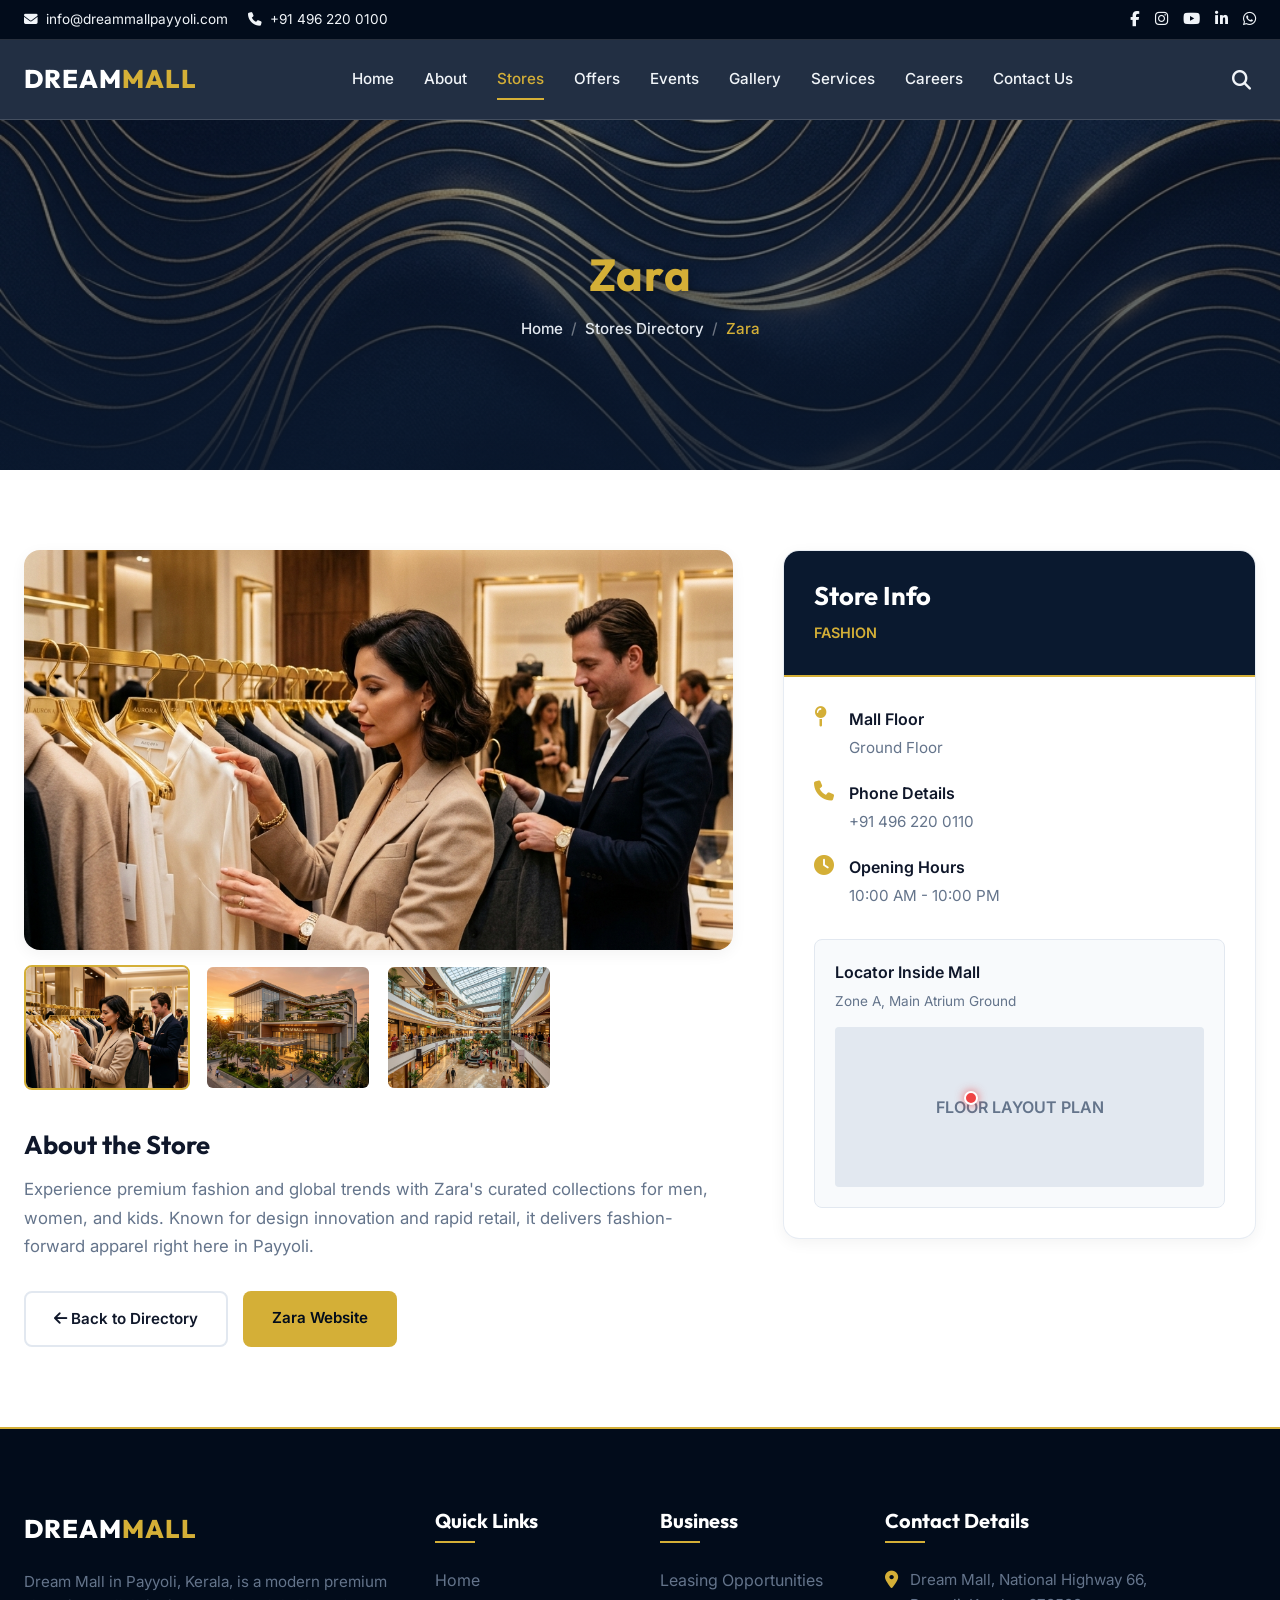
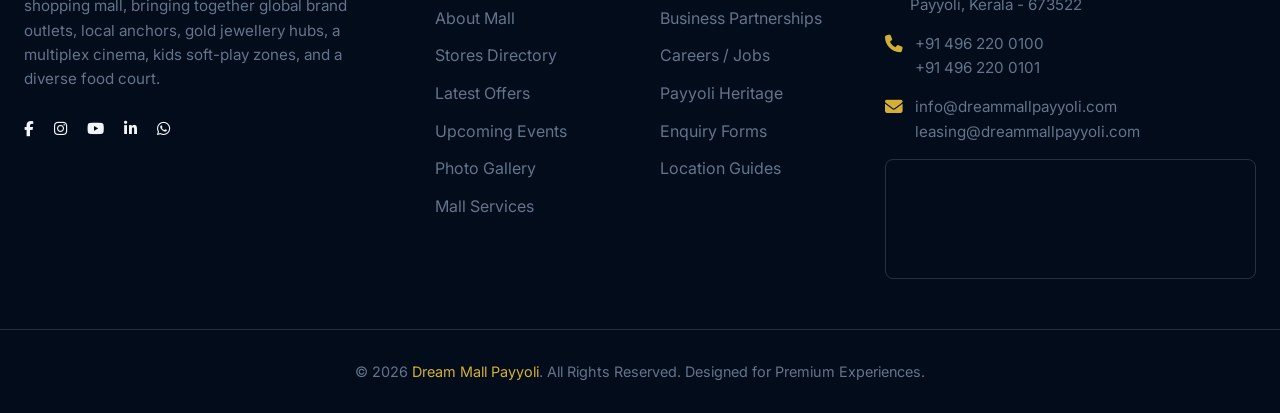
<file: store-details.html>
<!DOCTYPE html>
<html lang="en">
<head>
    <meta charset="UTF-8">
    <meta name="viewport" content="width=device-width, initial-scale=1.0">
    <title>Store Details - Dream Mall Payyoli</title>
    <meta name="description" content="View specific store details, phone numbers, opening hours, gallery, and layout location maps inside Dream Mall Payyoli, Kerala.">
    <link rel="stylesheet" href="css/variables.css">
    <link rel="stylesheet" href="css/layout.css">
    <link rel="stylesheet" href="css/components.css">
    <link rel="stylesheet" href="css/pages.css">
    <link rel="stylesheet" href="https://cdnjs.cloudflare.com/ajax/libs/font-awesome/6.4.0/css/all.min.css">
</head>
<body>

    <!-- Top Contact and Social Bar -->
    <div class="topbar">
        <div class="container topbar-content">
            <div class="topbar-contact">
                <div class="topbar-item">
                    <i class="fa-solid fa-envelope"></i>
                    <a href="mailto:info@dreammallpayyoli.com">info@dreammallpayyoli.com</a>
                </div>
                <div class="topbar-item">
                    <i class="fa-solid fa-phone"></i>
                    <a href="tel:+914962200100">+91 496 220 0100</a>
                </div>
            </div>
            <div class="topbar-social">
                <a href="#" aria-label="Facebook"><i class="fa-brands fa-facebook-f"></i></a>
                <a href="#" aria-label="Instagram"><i class="fa-brands fa-instagram"></i></a>
                <a href="#" aria-label="YouTube"><i class="fa-brands fa-youtube"></i></a>
                <a href="#" aria-label="LinkedIn"><i class="fa-brands fa-linkedin-in"></i></a>
                <a href="#" aria-label="WhatsApp"><i class="fa-brands fa-whatsapp"></i></a>
            </div>
        </div>
    </div>

    <!-- Header Navigation -->
    <header class="header">
        <div class="container navbar">
            <a href="index.html" class="logo" data-router-link>
                <div class="logo-text">DREAM<span>MALL</span></div>
            </a>
            
            <nav class="nav-menu" id="nav-menu">
                <a href="index.html" class="nav-link" data-router-link>Home</a>
                <a href="about.html" class="nav-link" data-router-link>About</a>
                <a href="stores.html" class="nav-link active" data-router-link>Stores</a>
                <a href="offers.html" class="nav-link" data-router-link>Offers</a>
                <a href="events.html" class="nav-link" data-router-link>Events</a>
                <a href="gallery.html" class="nav-link" data-router-link>Gallery</a>
                <a href="services.html" class="nav-link" data-router-link>Services</a>
                <a href="careers.html" class="nav-link" data-router-link>Careers</a>
                <!-- <a href="corporate.html" class="nav-link" data-router-link>Leasing</a> -->
                <a href="contact.html" class="nav-link" data-router-link>Contact Us</a>
            </nav>

            <div class="header-actions">
                <button class="search-trigger" id="search-trigger-btn" aria-label="Open Search"><i class="fa-solid fa-magnifying-glass"></i></button>
                <button class="hamburger" id="hamburger-btn" aria-label="Toggle Menu">
                    <span></span>
                    <span></span>
                    <span></span>
                </button>
            </div>
        </div>
    </header>

    <!-- Shared Main Wrapper for router swaps -->
    <main id="main-content">
        <!-- Global Banner Section -->
        <section class="page-banner" style="background-image: url('assets/images/banner_master.png');">
            <div class="banner-content">
                <h1 class="banner-title"><span id="detail-store-name">Store Details</span></h1>
                <div class="breadcrumbs">
                    <a href="index.html" data-router-link>Home</a>
                    <span class="breadcrumbs-separator">/</span>
                    <a href="stores.html" data-router-link>Stores Directory</a>
                    <span class="breadcrumbs-separator">/</span>
                    <span class="breadcrumbs-current" id="detail-breadcrumb-name">Store details</span>
                </div>
            </div>
        </section>

        <section class="section-padding bg-white">
            <div class="container store-details-grid reveal">
                
                <!-- Gallery Carousel (Left Panel) -->
                <div class="store-gallery-detail">
                    <div class="store-large-img">
                        <img id="detail-large-img" src="assets/images/banner_master.png" alt="Featured Store Photo">
                    </div>
                    <div class="store-thumbnails" id="detail-thumbnails">
                        <!-- Loaded dynamically -->
                    </div>

                    <div style="margin-top: 40px;">
                        <h2 style="margin-bottom:15px; font-size:1.6rem;">About the Store</h2>
                        <p id="detail-store-desc" style="font-size:1.05rem; line-height:1.7;">Loading store details...</p>
                        
                        <div style="margin-top: 30px; display:flex; gap:15px;">
                            <a href="stores.html" class="btn btn-silver" data-router-link><i class="fa-solid fa-arrow-left"></i> Back to Directory</a>
                            <a href="#" id="detail-store-website" target="_blank" rel="noopener" class="btn btn-gold" style="display:none;">Visit Website</a>
                        </div>
                    </div>
                </div>

                <!-- Info Sidebar (Right Panel) -->
                <aside class="store-info-sidebar">
                    <div class="store-sidebar-header">
                        <h3 class="store-title" id="detail-store-title-sidebar">Store Info</h3>
                        <span class="store-cat" id="detail-store-cat">Category</span>
                    </div>
                    <div class="store-sidebar-body">
                        <div class="store-meta-list">
                            <div class="store-meta-item">
                                <i class="fa-solid fa-map-pin"></i>
                                <div class="store-meta-content">
                                    <div class="store-meta-label">Mall Floor</div>
                                    <div class="store-meta-value" id="detail-store-floor">Ground Floor</div>
                                </div>
                            </div>
                            <div class="store-meta-item">
                                <i class="fa-solid fa-phone"></i>
                                <div class="store-meta-content">
                                    <div class="store-meta-label">Phone Details</div>
                                    <div class="store-meta-value" id="detail-store-phone">+91 496 220 0100</div>
                                </div>
                            </div>
                            <div class="store-meta-item">
                                <i class="fa-solid fa-clock"></i>
                                <div class="store-meta-content">
                                    <div class="store-meta-label">Opening Hours</div>
                                    <div class="store-meta-value" id="detail-store-hours">10:00 AM - 10:00 PM</div>
                                </div>
                            </div>
                        </div>

                        <!-- Inside Mall Floor Plan locator graphic -->
                        <div class="mall-locator-map">
                            <div style="font-weight:600; color:var(--color-text-dark); margin-bottom:5px;">Locator Inside Mall</div>
                            <div style="font-size:0.85rem; color:var(--color-text-muted);" id="detail-store-location">Zone A, Atrium</div>
                            
                            <div class="mall-map-floorplan">
                                <span>FLOOR LAYOUT PLAN</span>
                                <!-- Floor map relative dot marker -->
                                <div class="mall-map-marker" id="detail-floor-marker" style="top:50%; left:50%;"></div>
                            </div>
                        </div>
                    </div>
                </aside>

            </div>
        </section>
    </main>

    <!-- Footer Section -->
    <footer class="footer">
        <div class="container footer-grid">
            <div class="footer-col footer-about">
                <div class="logo-text" style="margin-bottom: 20px;">DREAM<span>MALL</span></div>
                <p>Dream Mall in Payyoli, Kerala, is a modern premium shopping mall, bringing together global brand outlets, local anchors, gold jewellery hubs, a multiplex cinema, kids soft-play zones, and a diverse food court.</p>
                <div class="topbar-social" style="justify-content: flex-start; gap: 20px;">
                    <a href="#" aria-label="Facebook"><i class="fa-brands fa-facebook-f"></i></a>
                    <a href="#" aria-label="Instagram"><i class="fa-brands fa-instagram"></i></a>
                    <a href="#" aria-label="YouTube"><i class="fa-brands fa-youtube"></i></a>
                    <a href="#" aria-label="LinkedIn"><i class="fa-brands fa-linkedin-in"></i></a>
                    <a href="#" aria-label="WhatsApp"><i class="fa-brands fa-whatsapp"></i></a>
                </div>
            </div>
            
            <div class="footer-col">
                <h4>Quick Links</h4>
                <ul class="footer-links">
                    <li><a href="index.html" data-router-link>Home</a></li>
                    <li><a href="about.html" data-router-link>About Mall</a></li>
                    <li><a href="stores.html" data-router-link>Stores Directory</a></li>
                    <li><a href="offers.html" data-router-link>Latest Offers</a></li>
                    <li><a href="events.html" data-router-link>Upcoming Events</a></li>
                    <li><a href="gallery.html" data-router-link>Photo Gallery</a></li>
                    <li><a href="services.html" data-router-link>Mall Services</a></li>
                </ul>
            </div>

            <div class="footer-col">
                <h4>Business</h4>
                <ul class="footer-links">
                    <li><a href="corporate.html" data-router-link>Leasing Opportunities</a></li>
                    <li><a href="corporate.html" data-router-link>Business Partnerships</a></li>
                    <li><a href="careers.html" data-router-link>Careers / Jobs</a></li>
                    <li><a href="about.html#payyoli-history" data-router-link>Payyoli Heritage</a></li>
                    <li><a href="contact.html" data-router-link>Enquiry Forms</a></li>
                    <li><a href="location.html" data-router-link>Location Guides</a></li>
                </ul>
            </div>

            <div class="footer-col">
                <h4>Contact Details</h4>
                <ul class="footer-contact">
                    <li>
                        <i class="fa-solid fa-location-dot"></i>
                        <span>Dream Mall, National Highway 66,<br>Payyoli, Kerala - 673522</span>
                    </li>
                    <li>
                        <i class="fa-solid fa-phone"></i>
                        <span>+91 496 220 0100<br>+91 496 220 0101</span>
                    </li>
                    <li>
                        <i class="fa-solid fa-envelope"></i>
                        <span>info@dreammallpayyoli.com<br>leasing@dreammallpayyoli.com</span>
                    </li>
                </ul>
                <div class="footer-map-container">
                    <iframe src="https://www.google.com/maps/embed?pb=!1m18!1m12!1m3!1d3910.3703901968875!2d75.6425982!3d11.5252876!2m3!1f0!2f0!3f0!3m2!1i1024!2i768!4f13.1!3m3!1m2!1s0x3ba68fac87c10b4f%3A0xad0e77d01869e578!2sPayyoli%2C%20Kerala!5e0!3m2!1sen!2sin!4v1717800000000!5m2!1sen!2sin" allowfullscreen="" loading="lazy"></iframe>
                </div>
            </div>
        </div>
        


        <div class="footer-bottom">
            <p>&copy; 2026 <span>Dream Mall Payyoli</span>. All Rights Reserved. Designed for Premium Experiences.</p>
        </div>
    </footer>

    <!-- Global Search Modal Overlay -->
    <div class="search-modal" id="global-search-modal">
        <div class="search-modal-container">
            <button class="search-modal-close" aria-label="Close Search"><i class="fa-solid fa-xmark"></i></button>
            <div class="search-input-wrapper">
                <input type="text" class="search-modal-input" placeholder="Type store name or category..." id="search-input-field">
                <button class="search-modal-btn" aria-label="Search"><i class="fa-solid fa-magnifying-glass"></i></button>
            </div>
            <div class="search-results-preview" id="search-results-preview-container"></div>
        </div>
    </div>

    <!-- Scripts -->
    <script src="js/main.js"></script>
    <script src="js/page-logic.js"></script>
</body>
</html>
</file>
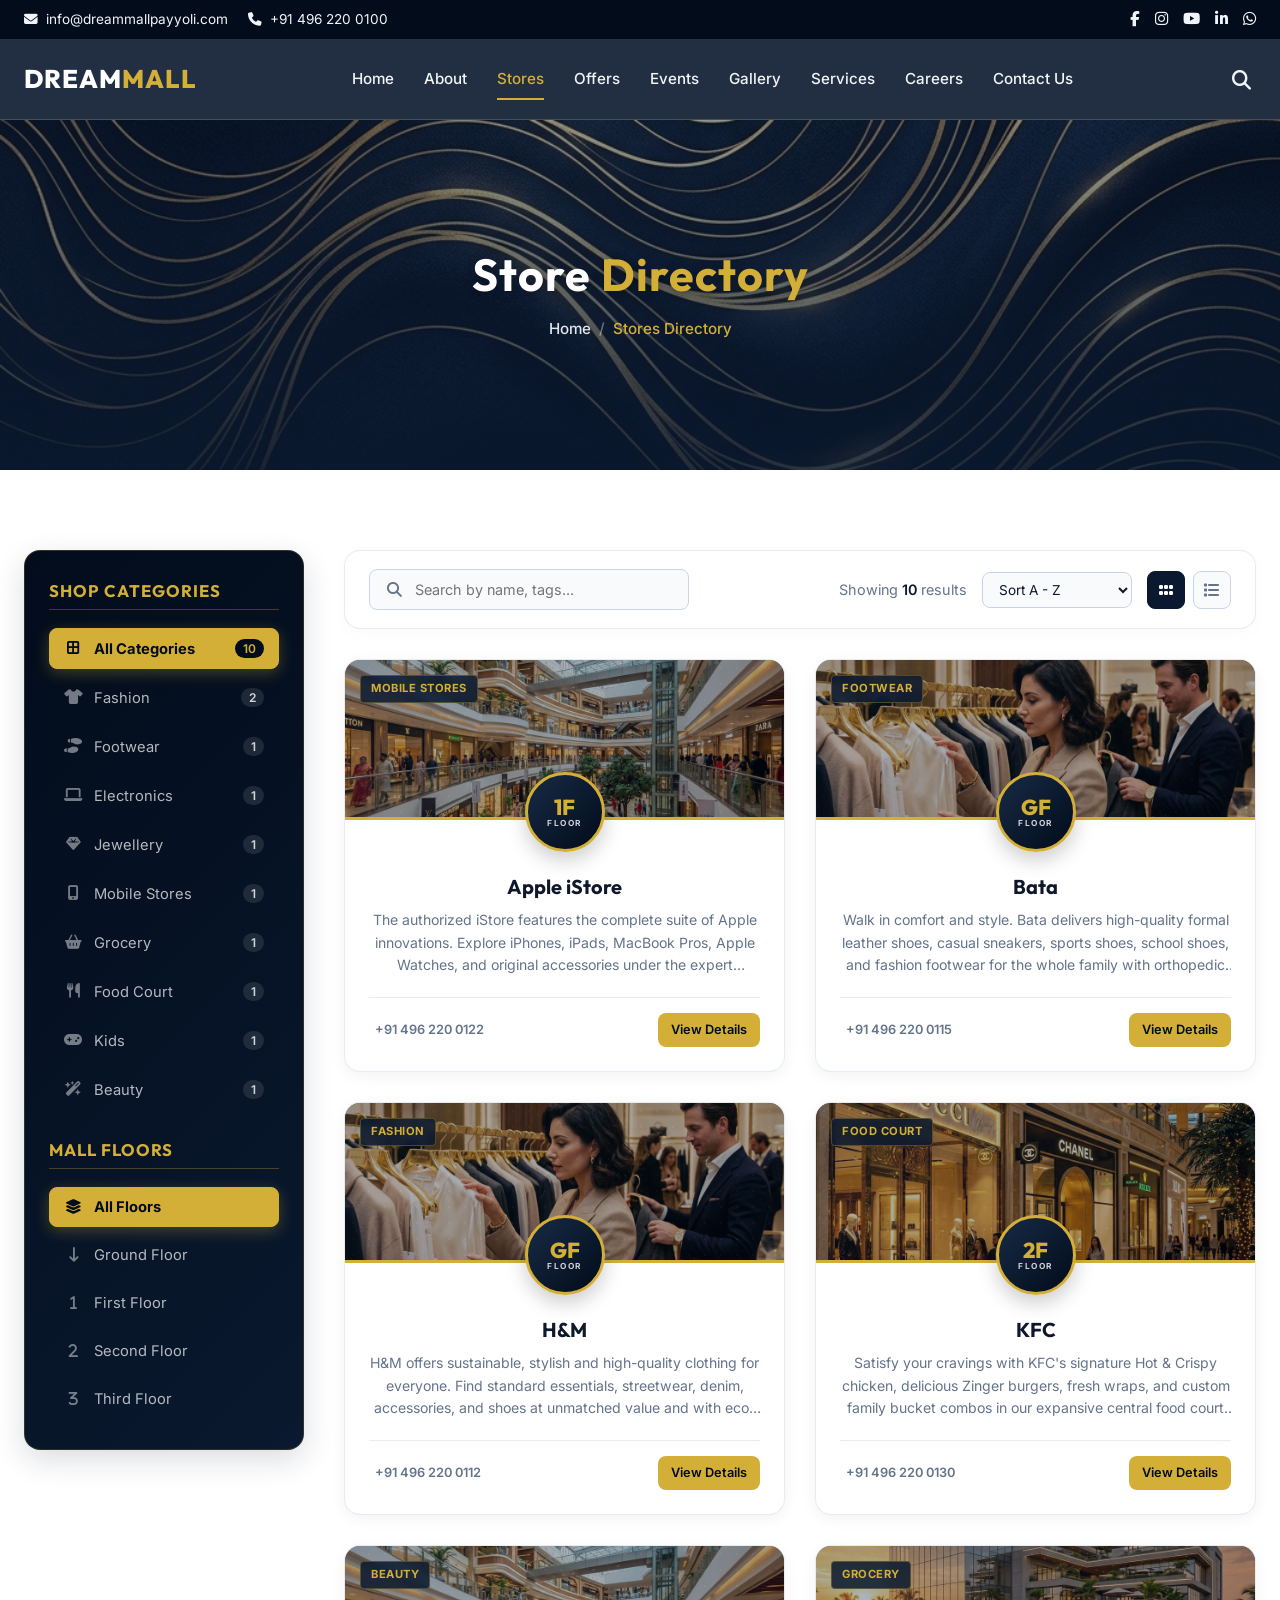
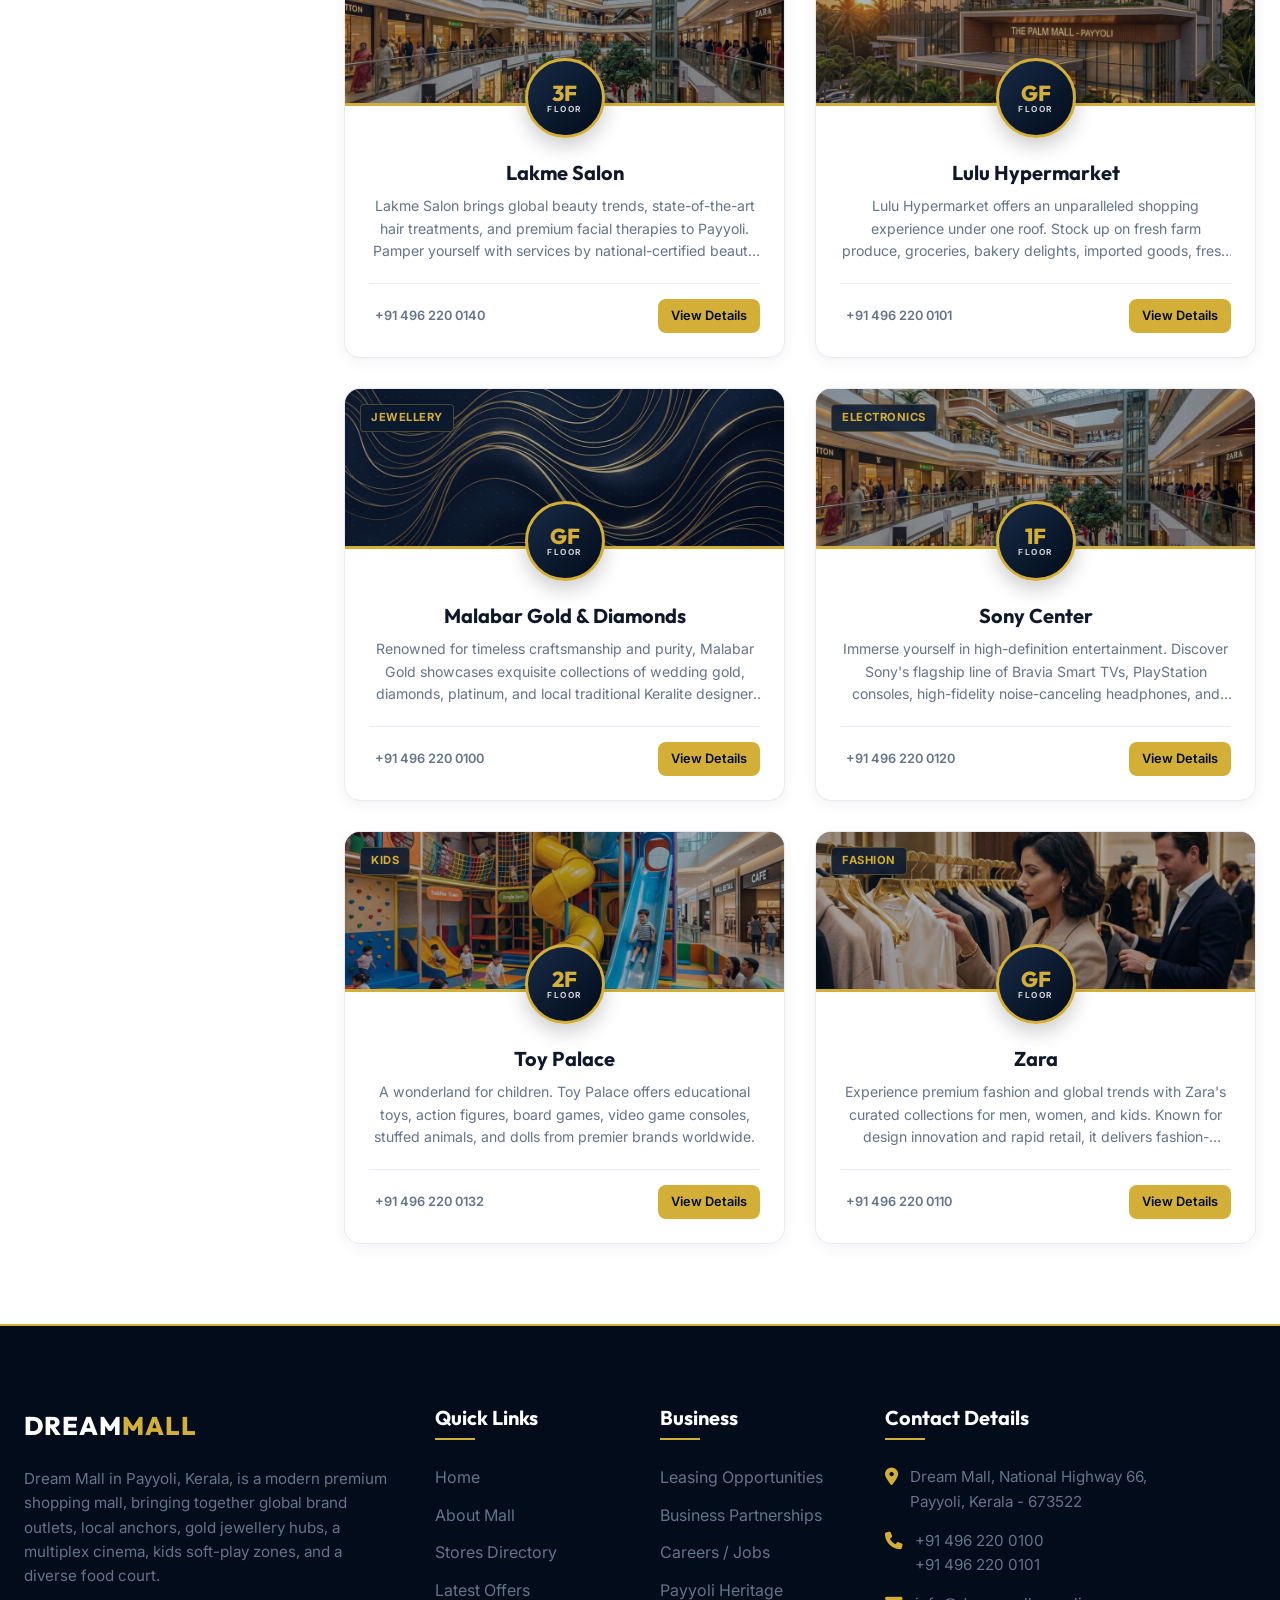
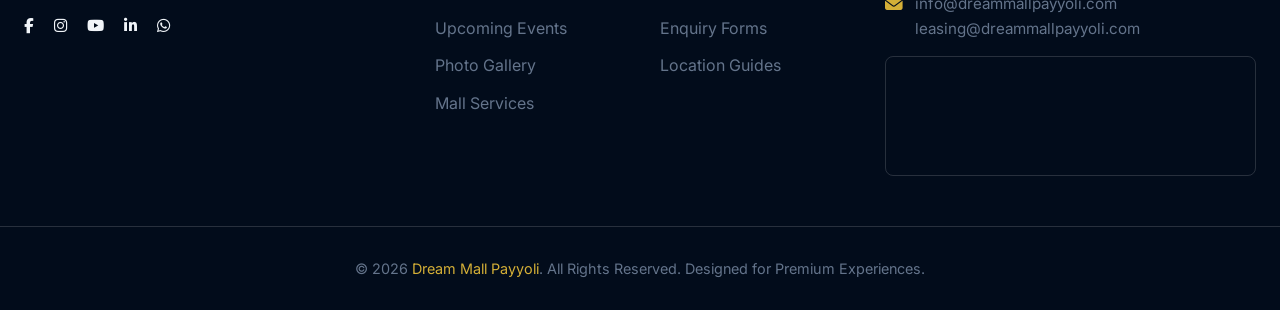
<file: stores.html>
<!DOCTYPE html>
<html lang="en">
<head>
    <meta charset="UTF-8">
    <meta name="viewport" content="width=device-width, initial-scale=1.0">
    <title>Stores Directory - Dream Mall Payyoli</title>
    <meta name="description" content="Browse the directory of brand stores, hypermarket, food court counters, and services inside Dream Mall Payyoli, Kerala. Filter by category or floor.">
    <link rel="stylesheet" href="css/variables.css">
    <link rel="stylesheet" href="css/layout.css">
    <link rel="stylesheet" href="css/components.css">
    <link rel="stylesheet" href="css/pages.css">
    <link rel="stylesheet" href="https://cdnjs.cloudflare.com/ajax/libs/font-awesome/6.4.0/css/all.min.css">
</head>
<body>

    <!-- Top Contact and Social Bar -->
    <div class="topbar">
        <div class="container topbar-content">
            <div class="topbar-contact">
                <div class="topbar-item">
                    <i class="fa-solid fa-envelope"></i>
                    <a href="mailto:info@dreammallpayyoli.com">info@dreammallpayyoli.com</a>
                </div>
                <div class="topbar-item">
                    <i class="fa-solid fa-phone"></i>
                    <a href="tel:+914962200100">+91 496 220 0100</a>
                </div>
            </div>
            <div class="topbar-social">
                <a href="#" aria-label="Facebook"><i class="fa-brands fa-facebook-f"></i></a>
                <a href="#" aria-label="Instagram"><i class="fa-brands fa-instagram"></i></a>
                <a href="#" aria-label="YouTube"><i class="fa-brands fa-youtube"></i></a>
                <a href="#" aria-label="LinkedIn"><i class="fa-brands fa-linkedin-in"></i></a>
                <a href="#" aria-label="WhatsApp"><i class="fa-brands fa-whatsapp"></i></a>
            </div>
        </div>
    </div>

    <!-- Header Navigation -->
    <header class="header">
        <div class="container navbar">
            <a href="index.html" class="logo" data-router-link>
                <div class="logo-text">DREAM<span>MALL</span></div>
            </a>
            
            <nav class="nav-menu" id="nav-menu">
                <a href="index.html" class="nav-link" data-router-link>Home</a>
                <a href="about.html" class="nav-link" data-router-link>About</a>
                <a href="stores.html" class="nav-link active" data-router-link>Stores</a>
                <a href="offers.html" class="nav-link" data-router-link>Offers</a>
                <a href="events.html" class="nav-link" data-router-link>Events</a>
                <a href="gallery.html" class="nav-link" data-router-link>Gallery</a>
                <a href="services.html" class="nav-link" data-router-link>Services</a>
                <a href="careers.html" class="nav-link" data-router-link>Careers</a>
                <!-- <a href="corporate.html" class="nav-link" data-router-link>Leasing</a> -->
                <a href="contact.html" class="nav-link" data-router-link>Contact Us</a>
            </nav>

            <div class="header-actions">
                <button class="search-trigger" id="search-trigger-btn" aria-label="Open Search"><i class="fa-solid fa-magnifying-glass"></i></button>
                <button class="hamburger" id="hamburger-btn" aria-label="Toggle Menu">
                    <span></span>
                    <span></span>
                    <span></span>
                </button>
            </div>
        </div>
    </header>

    <!-- Shared Main Wrapper for router swaps -->
    <main id="main-content">
        <!-- Global Banner Section -->
        <section class="page-banner" style="background-image: url('assets/images/banner_master.png');">
            <div class="banner-content">
                <h1 class="banner-title">Store <span>Directory</span></h1>
                <div class="breadcrumbs">
                    <a href="index.html" data-router-link>Home</a>
                    <span class="breadcrumbs-separator">/</span>
                    <span class="breadcrumbs-current">Stores Directory</span>
                </div>
            </div>
        </section>

        <section class="section-padding bg-white">
            <div class="container directory-layout reveal">
                
                <!-- Sidebar Filters -->
                <aside class="directory-filters">
                    <div class="filter-section">
                        <h4>Shop Categories</h4>
                        <div class="filter-list">
                            <button class="filter-btn category-filter-btn active" data-category="All">
                                <span class="filter-btn-label"><i class="fa-solid fa-border-all"></i> All Categories</span>
                                <span class="filter-count">10</span>
                            </button>
                            <button class="filter-btn category-filter-btn" data-category="Fashion">
                                <span class="filter-btn-label"><i class="fa-solid fa-shirt"></i> Fashion</span>
                                <span class="filter-count">2</span>
                            </button>
                            <button class="filter-btn category-filter-btn" data-category="Footwear">
                                <span class="filter-btn-label"><i class="fa-solid fa-shoe-prints"></i> Footwear</span>
                                <span class="filter-count">1</span>
                            </button>
                            <button class="filter-btn category-filter-btn" data-category="Electronics">
                                <span class="filter-btn-label"><i class="fa-solid fa-laptop"></i> Electronics</span>
                                <span class="filter-count">1</span>
                            </button>
                            <button class="filter-btn category-filter-btn" data-category="Jewellery">
                                <span class="filter-btn-label"><i class="fa-solid fa-gem"></i> Jewellery</span>
                                <span class="filter-count">1</span>
                            </button>
                            <button class="filter-btn category-filter-btn" data-category="Mobile Stores">
                                <span class="filter-btn-label"><i class="fa-solid fa-mobile-screen-button"></i> Mobile Stores</span>
                                <span class="filter-count">1</span>
                            </button>
                            <button class="filter-btn category-filter-btn" data-category="Grocery">
                                <span class="filter-btn-label"><i class="fa-solid fa-basket-shopping"></i> Grocery</span>
                                <span class="filter-count">1</span>
                            </button>
                            <button class="filter-btn category-filter-btn" data-category="Food Court">
                                <span class="filter-btn-label"><i class="fa-solid fa-utensils"></i> Food Court</span>
                                <span class="filter-count">1</span>
                            </button>
                            <button class="filter-btn category-filter-btn" data-category="Kids">
                                <span class="filter-btn-label"><i class="fa-solid fa-gamepad"></i> Kids</span>
                                <span class="filter-count">1</span>
                            </button>
                            <button class="filter-btn category-filter-btn" data-category="Beauty">
                                <span class="filter-btn-label"><i class="fa-solid fa-wand-magic-sparkles"></i> Beauty</span>
                                <span class="filter-count">1</span>
                            </button>
                        </div>
                    </div>

                    <div class="filter-section">
                        <h4>Mall Floors</h4>
                        <div class="filter-list">
                            <button class="filter-btn floor-filter-btn active" data-floor="All">
                                <span class="filter-btn-label"><i class="fa-solid fa-layer-group"></i> All Floors</span>
                            </button>
                            <button class="filter-btn floor-filter-btn" data-floor="Ground">
                                <span class="filter-btn-label"><i class="fa-solid fa-arrow-down-long"></i> Ground Floor</span>
                            </button>
                            <button class="filter-btn floor-filter-btn" data-floor="First">
                                <span class="filter-btn-label"><i class="fa-solid fa-1"></i> First Floor</span>
                            </button>
                            <button class="filter-btn floor-filter-btn" data-floor="Second">
                                <span class="filter-btn-label"><i class="fa-solid fa-2"></i> Second Floor</span>
                            </button>
                            <button class="filter-btn floor-filter-btn" data-floor="Third">
                                <span class="filter-btn-label"><i class="fa-solid fa-3"></i> Third Floor</span>
                            </button>
                        </div>
                    </div>
                </aside>

                <!-- Directory Grid Content -->
                <div class="directory-content">
                    <header class="directory-controls">
                        <div class="dir-search-wrapper">
                            <input type="text" id="directory-search-input" class="dir-search-input" placeholder="Search by name, tags...">
                            <i class="fa-solid fa-magnifying-glass"></i>
                        </div>
                        
                        <div class="dir-sort-views">
                            <div style="font-size:0.9rem; color:var(--color-text-muted);">
                                Showing <span id="directory-results-count" style="font-weight:600; color:var(--color-primary);">10</span> results
                            </div>
                            
                            <select id="directory-sort-select" class="form-select" style="padding: 8px 12px; font-size: 0.85rem; width:150px;">
                                <option value="a-z">Sort A - Z</option>
                                <option value="z-a">Sort Z - A</option>
                            </select>

                            <div class="dir-view-toggle">
                                <button class="view-btn active" id="view-grid-btn" aria-label="Grid View"><i class="fa-solid fa-grip"></i></button>
                                <button class="view-btn" id="view-list-btn" aria-label="List View"><i class="fa-solid fa-list"></i></button>
                            </div>
                        </div>
                    </header>

                    <!-- Store cards wrapper populated dynamically -->
                    <div class="stores-directory-grid" id="directory-stores-container"></div>
                </div>

            </div>
        </section>
    </main>

    <!-- Footer Section -->
    <footer class="footer">
        <div class="container footer-grid">
            <div class="footer-col footer-about">
                <div class="logo-text" style="margin-bottom: 20px;">DREAM<span>MALL</span></div>
                <p>Dream Mall in Payyoli, Kerala, is a modern premium shopping mall, bringing together global brand outlets, local anchors, gold jewellery hubs, a multiplex cinema, kids soft-play zones, and a diverse food court.</p>
                <div class="topbar-social" style="justify-content: flex-start; gap: 20px;">
                    <a href="#" aria-label="Facebook"><i class="fa-brands fa-facebook-f"></i></a>
                    <a href="#" aria-label="Instagram"><i class="fa-brands fa-instagram"></i></a>
                    <a href="#" aria-label="YouTube"><i class="fa-brands fa-youtube"></i></a>
                    <a href="#" aria-label="LinkedIn"><i class="fa-brands fa-linkedin-in"></i></a>
                    <a href="#" aria-label="WhatsApp"><i class="fa-brands fa-whatsapp"></i></a>
                </div>
            </div>
            
            <div class="footer-col">
                <h4>Quick Links</h4>
                <ul class="footer-links">
                    <li><a href="index.html" data-router-link>Home</a></li>
                    <li><a href="about.html" data-router-link>About Mall</a></li>
                    <li><a href="stores.html" data-router-link>Stores Directory</a></li>
                    <li><a href="offers.html" data-router-link>Latest Offers</a></li>
                    <li><a href="events.html" data-router-link>Upcoming Events</a></li>
                    <li><a href="gallery.html" data-router-link>Photo Gallery</a></li>
                    <li><a href="services.html" data-router-link>Mall Services</a></li>
                </ul>
            </div>

            <div class="footer-col">
                <h4>Business</h4>
                <ul class="footer-links">
                    <li><a href="corporate.html" data-router-link>Leasing Opportunities</a></li>
                    <li><a href="corporate.html" data-router-link>Business Partnerships</a></li>
                    <li><a href="careers.html" data-router-link>Careers / Jobs</a></li>
                    <li><a href="about.html#payyoli-history" data-router-link>Payyoli Heritage</a></li>
                    <li><a href="contact.html" data-router-link>Enquiry Forms</a></li>
                    <li><a href="location.html" data-router-link>Location Guides</a></li>
                </ul>
            </div>

            <div class="footer-col">
                <h4>Contact Details</h4>
                <ul class="footer-contact">
                    <li>
                        <i class="fa-solid fa-location-dot"></i>
                        <span>Dream Mall, National Highway 66,<br>Payyoli, Kerala - 673522</span>
                    </li>
                    <li>
                        <i class="fa-solid fa-phone"></i>
                        <span>+91 496 220 0100<br>+91 496 220 0101</span>
                    </li>
                    <li>
                        <i class="fa-solid fa-envelope"></i>
                        <span>info@dreammallpayyoli.com<br>leasing@dreammallpayyoli.com</span>
                    </li>
                </ul>
                <div class="footer-map-container">
                    <iframe src="https://www.google.com/maps/embed?pb=!1m18!1m12!1m3!1d3910.3703901968875!2d75.6425982!3d11.5252876!2m3!1f0!2f0!3f0!3m2!1i1024!2i768!4f13.1!3m3!1m2!1s0x3ba68fac87c10b4f%3A0xad0e77d01869e578!2sPayyoli%2C%20Kerala!5e0!3m2!1sen!2sin!4v1717800000000!5m2!1sen!2sin" allowfullscreen="" loading="lazy"></iframe>
                </div>
            </div>
        </div>
        


        <div class="footer-bottom">
            <p>&copy; 2026 <span>Dream Mall Payyoli</span>. All Rights Reserved. Designed for Premium Experiences.</p>
        </div>
    </footer>

    <!-- Global Search Modal Overlay -->
    <div class="search-modal" id="global-search-modal">
        <div class="search-modal-container">
            <button class="search-modal-close" aria-label="Close Search"><i class="fa-solid fa-xmark"></i></button>
            <div class="search-input-wrapper">
                <input type="text" class="search-modal-input" placeholder="Type store name or category..." id="search-input-field">
                <button class="search-modal-btn" aria-label="Search"><i class="fa-solid fa-magnifying-glass"></i></button>
            </div>
            <div class="search-results-preview" id="search-results-preview-container"></div>
        </div>
    </div>

    <!-- Scripts -->
    <script src="js/main.js"></script>
    <script src="js/page-logic.js"></script>
</body>
</html>
</file>
<file: css/variables.css>
/* CSS Variables & Reset */
@import url('https://fonts.googleapis.com/css2?family=Inter:wght@300;400;500;600;700&family=Outfit:wght@300;400;500;600;700;800&display=swap');

:root {
    /* Color Palette */
    --color-primary: #0a192f;        /* Deep Luxury Navy Blue */
    --color-primary-light: #172a45;  /* Slate Navy Blue */
    --color-primary-dark: #020c1b;   /* Almost Black Navy */
    
    --color-accent-gold: #d4af37;    /* Premium Gold */
    --color-accent-gold-hover: #b89324;
    --color-accent-silver: #e2e8f0;  /* Cool Platinum/Silver */
    
    --color-bg-white: #ffffff;
    --color-bg-light: #f8fafc;       /* Clean Light Gray */
    --color-bg-card: #ffffff;
    
    --color-text-dark: #0f172a;      /* Dark Slate for Headings */
    --color-text-muted: #64748b;     /* Muted Slate Gray for body */
    --color-text-light: #f1f5f9;     /* Light Gray text */
    
    /* Overlay and Blur */
    --overlay-dark: rgba(10, 25, 47, 0.75);
    --overlay-glass: rgba(255, 255, 255, 0.08);
    --border-glass: rgba(255, 255, 255, 0.15);
    --shadow-glass: 0 8px 32px 0 rgba(0, 0, 0, 0.1);
    
    /* Fonts */
    --font-headings: 'Outfit', sans-serif;
    --font-body: 'Inter', sans-serif;
    
    /* Spacing & Borders */
    --radius-sm: 4px;
    --radius-md: 8px;
    --radius-lg: 16px;
    --radius-full: 9999px;
    
    --transition-fast: 0.2s ease;
    --transition-normal: 0.3s cubic-bezier(0.4, 0, 0.2, 1);
    --transition-slow: 0.5s cubic-bezier(0.4, 0, 0.2, 1);
    
    --max-width: 1280px;
    
    /* Layout heights */
    --header-height: 80px;
    --topbar-height: 40px;
}

/* Base Resets */
*, *::before, *::after {
    box-sizing: border-box;
    margin: 0;
    padding: 0;
}

html {
    scroll-behavior: smooth;
    font-size: 16px;
    -webkit-tap-highlight-color: transparent;
}

body {
    font-family: var(--font-body);
    background-color: var(--color-bg-light);
    color: var(--color-text-muted);
    line-height: 1.6;
    overflow-x: hidden;
}

h1, h2, h3, h4, h5, h6 {
    font-family: var(--font-headings);
    color: var(--color-text-dark);
    font-weight: 700;
    line-height: 1.2;
}

a {
    color: inherit;
    text-decoration: none;
    transition: var(--transition-fast);
}

button, input, textarea, select {
    font-family: inherit;
    font-size: inherit;
    color: inherit;
    outline: none;
    border: none;
}

img {
    max-width: 100%;
    height: auto;
    display: block;
}

ul, ol {
    list-style: none;
}

/* Scrollbar styling */
::-webkit-scrollbar {
    width: 8px;
}
::-webkit-scrollbar-track {
    background: var(--color-bg-light);
}
::-webkit-scrollbar-thumb {
    background: #cbd5e1;
    border-radius: var(--radius-full);
}
::-webkit-scrollbar-thumb:hover {
    background: var(--color-text-muted);
}
</file>
<file: css/layout.css>
/* Layout Styles */

/* Base Utilities */
.container {
    width: 100%;
    max-width: var(--max-width);
    margin: 0 auto;
    padding: 0 24px;
}

.section-padding {
    padding: 80px 0;
}

.bg-white {
    background-color: var(--color-bg-white);
}

.bg-dark {
    background-color: var(--color-primary-light);
    color: var(--color-text-light);
}

/* Accessibility */
.sr-only {
    position: absolute;
    width: 1px;
    height: 1px;
    padding: 0;
    margin: -1px;
    overflow: hidden;
    clip: rect(0, 0, 0, 0);
    border: 0;
}

/* Top Bar */
.topbar {
    background-color: var(--color-primary-dark);
    color: var(--color-text-light);
    font-size: 0.85rem;
    height: var(--topbar-height);
    display: flex;
    align-items: center;
    border-bottom: 1px solid var(--border-glass);
}

.topbar-content {
    display: flex;
    justify-content: space-between;
    align-items: center;
    width: 100%;
}

.topbar-contact {
    display: flex;
    gap: 20px;
}

.topbar-item {
    display: flex;
    align-items: center;
    gap: 8px;
}

.topbar-item a:hover {
    color: var(--color-accent-gold);
}

.topbar-social {
    display: flex;
    gap: 15px;
}

.topbar-social a {
    color: var(--color-text-light);
    font-size: 0.95rem;
}

.topbar-social a:hover {
    color: var(--color-accent-gold);
    transform: translateY(-2px);
}

/* Header */
.header {
    background-color: rgba(10, 25, 47, 0.9);
    backdrop-filter: blur(12px);
    border-bottom: 1px solid var(--border-glass);
    position: sticky;
    top: 0;
    z-index: 1000;
    height: var(--header-height);
    display: flex;
    align-items: center;
    transition: var(--transition-normal);
}

.header.scrolled {
    height: 70px;
    background-color: rgba(2, 12, 27, 0.95);
    box-shadow: 0 4px 20px rgba(0,0,0,0.15);
}

.navbar {
    display: flex;
    justify-content: space-between;
    align-items: center;
    width: 100%;
}

/* Logo */
.logo {
    display: flex;
    align-items: center;
    gap: 10px;
}

.logo-text {
    font-family: var(--font-headings);
    font-weight: 800;
    font-size: 1.6rem;
    letter-spacing: 1px;
    color: #fff;
}

.logo-text span {
    color: var(--color-accent-gold);
}

/* Nav Menu */
.nav-menu {
    display: flex;
    gap: 30px;
    align-items: center;
}

.nav-link {
    color: var(--color-text-light);
    font-weight: 500;
    font-size: 0.95rem;
    position: relative;
    padding: 8px 0;
}

.nav-link::after {
    content: '';
    position: absolute;
    bottom: 0;
    left: 0;
    width: 0;
    height: 2px;
    background-color: var(--color-accent-gold);
    transition: var(--transition-normal);
}

.nav-link:hover, .nav-link.active {
    color: var(--color-accent-gold);
}

.nav-link:hover::after, .nav-link.active::after {
    width: 100%;
}

/* Header Search & Actions */
.header-actions {
    display: flex;
    align-items: center;
    gap: 20px;
}

.search-trigger {
    background: transparent;
    color: var(--color-text-light);
    font-size: 1.2rem;
    cursor: pointer;
    transition: var(--transition-fast);
    padding: 5px;
}

.search-trigger:hover {
    color: var(--color-accent-gold);
    transform: scale(1.1);
}

/* Hamburger Menu */
.hamburger {
    display: none;
    flex-direction: column;
    gap: 6px;
    background: transparent;
    cursor: pointer;
    border: none;
    z-index: 1010;
}

.hamburger span {
    display: block;
    width: 28px;
    height: 3px;
    background-color: var(--color-text-light);
    border-radius: var(--radius-full);
    transition: var(--transition-normal);
}

.hamburger.active span:nth-child(1) {
    transform: translateY(9px) rotate(45deg);
}

.hamburger.active span:nth-child(2) {
    opacity: 0;
}

.hamburger.active span:nth-child(3) {
    transform: translateY(-9px) rotate(-45deg);
}

/* Page Banner Section */
.page-banner {
    position: relative;
    height: 350px;
    background-color: var(--color-primary);
    background-position: center;
    background-size: cover;
    background-repeat: no-repeat;
    display: flex;
    align-items: center;
    justify-content: center;
    text-align: center;
    color: #fff;
    overflow: hidden;
}

.page-banner::before {
    content: '';
    position: absolute;
    inset: 0;
    background: linear-gradient(180deg, rgba(10, 25, 47, 0.4) 0%, rgba(10, 25, 47, 0.85) 100%);
    z-index: 1;
}

.banner-content {
    position: relative;
    z-index: 2;
    padding: 0 20px;
}

.banner-title {
    font-size: 2.8rem;
    margin-bottom: 15px;
    letter-spacing: 1px;
    color: #fff;
    text-shadow: 0 2px 10px rgba(0,0,0,0.3);
}

.banner-title span {
    color: var(--color-accent-gold);
}

/* Breadcrumbs */
.breadcrumbs {
    display: flex;
    justify-content: center;
    gap: 8px;
    font-size: 0.95rem;
    font-weight: 500;
}

.breadcrumbs a {
    color: var(--color-accent-silver);
}

.breadcrumbs a:hover {
    color: var(--color-accent-gold);
}

.breadcrumbs-separator {
    color: rgba(255,255,255,0.4);
}

.breadcrumbs-current {
    color: var(--color-accent-gold);
}

/* Footer Section */
.footer {
    background-color: var(--color-primary-dark);
    color: var(--color-text-light);
    border-top: 2px solid var(--color-accent-gold);
    padding-top: 80px;
}

.footer-grid {
    display: grid;
    grid-template-columns: 2fr 1fr 1fr 2fr;
    gap: 40px;
    margin-bottom: 50px;
}

.footer-col h4 {
    color: #fff;
    font-size: 1.25rem;
    margin-bottom: 25px;
    position: relative;
    padding-bottom: 10px;
}

.footer-col h4::after {
    content: '';
    position: absolute;
    bottom: 0;
    left: 0;
    width: 40px;
    height: 2px;
    background-color: var(--color-accent-gold);
}

.footer-about p {
    color: var(--color-text-muted);
    font-size: 0.95rem;
    margin-bottom: 25px;
}

.footer-links li {
    margin-bottom: 12px;
}

.footer-links a {
    color: var(--color-text-muted);
    display: inline-block;
    transition: var(--transition-fast);
}

.footer-links a:hover {
    color: var(--color-accent-gold);
    transform: translateX(5px);
}

.footer-contact li {
    display: flex;
    align-items: flex-start;
    gap: 12px;
    margin-bottom: 15px;
    color: var(--color-text-muted);
    font-size: 0.95rem;
}

.footer-contact i {
    color: var(--color-accent-gold);
    font-size: 1.1rem;
    margin-top: 3px;
}

.footer-newsletter p {
    color: var(--color-text-muted);
    font-size: 0.95rem;
    margin-bottom: 20px;
}

.newsletter-form {
    display: flex;
    gap: 8px;
    margin-bottom: 20px;
}

.newsletter-input {
    flex: 1;
    background-color: var(--color-primary-light);
    border: 1px solid var(--border-glass);
    padding: 12px 16px;
    color: #fff;
    border-radius: var(--radius-md);
    font-size: 0.9rem;
}

.newsletter-input::placeholder {
    color: var(--color-text-muted);
}

.newsletter-btn {
    background-color: var(--color-accent-gold);
    color: var(--color-primary-dark);
    font-weight: 600;
    padding: 12px 20px;
    border-radius: var(--radius-md);
    cursor: pointer;
    transition: var(--transition-fast);
}

.newsletter-btn:hover {
    background-color: var(--color-accent-gold-hover);
    transform: translateY(-2px);
}

.newsletter-message {
    font-size: 0.85rem;
    margin-top: -10px;
    margin-bottom: 10px;
    display: none;
}

.newsletter-message.success {
    color: #10b981;
    display: block;
}

/* Mini Google Map */
.footer-map-container {
    height: 120px;
    border-radius: var(--radius-md);
    overflow: hidden;
    margin-top: 15px;
    border: 1px solid var(--border-glass);
}

.footer-map-container iframe {
    width: 100%;
    height: 100%;
    border: 0;
}

/* Footer Bottom */
.footer-bottom {
    border-top: 1px solid var(--border-glass);
    padding: 30px 0;
    text-align: center;
    font-size: 0.9rem;
    color: var(--color-text-muted);
}

.footer-bottom p span {
    color: var(--color-accent-gold);
}

/* Responsive Layout styling rules */

/* Tablets & Small Screens */
@media (max-width: 1024px) {
    .footer-grid {
        grid-template-columns: 1fr 1fr;
        gap: 30px;
    }
}

@media (max-width: 768px) {
    :root {
        --header-height: 70px;
    }
    
    .topbar {
        display: none; /* Hide topbar on mobile for sleek spacing */
    }
    
    .hamburger {
        display: flex;
    }
    
    .nav-menu {
        position: fixed;
        top: var(--header-height);
        left: 0;
        transform: translateX(-100%);
        width: 100%;
        height: calc(100vh - var(--header-height));
        background-color: var(--color-primary-light);
        flex-direction: column;
        align-items: center;
        justify-content: flex-start;
        padding-top: 50px;
        gap: 25px;
        transition: transform var(--transition-normal);
        z-index: 999;
        box-shadow: inset 0 8px 15px rgba(0,0,0,0.1);
        overflow-y: auto;
    }
    
    .nav-menu.active {
        transform: translateX(0);
    }
    
    .nav-link {
        font-size: 1.2rem;
    }
    
    .page-banner {
        height: 250px;
    }
    
    .banner-title {
        font-size: 2rem;
    }
}

@media (max-width: 480px) {
    .footer-grid {
        grid-template-columns: 1fr;
        gap: 30px;
    }
    .header-actions {
        gap: 10px;
    }
    .logo-text {
        font-size: 1.3rem;
    }
    .banner-title {
        font-size: 1.7rem;
    }
}
</file>
<file: css/components.css>
/* Reusable Components Styles */

/* Buttons */
.btn {
    display: inline-block;
    padding: 14px 28px;
    font-size: 0.95rem;
    font-weight: 600;
    border-radius: var(--radius-md);
    cursor: pointer;
    transition: var(--transition-normal);
    text-align: center;
    border: 1px solid transparent;
}

.btn-gold {
    background-color: var(--color-accent-gold);
    color: var(--color-primary-dark);
}

.btn-gold:hover {
    background-color: var(--color-accent-gold-hover);
    transform: translateY(-3px);
    box-shadow: 0 8px 20px rgba(212, 175, 55, 0.3);
}

.btn-outline {
    background-color: transparent;
    border: 2px solid var(--color-accent-gold);
    color: var(--color-accent-gold);
}

.btn-outline:hover {
    background-color: var(--color-accent-gold);
    color: var(--color-primary-dark);
    transform: translateY(-3px);
    box-shadow: 0 8px 20px rgba(212, 175, 55, 0.2);
}

.btn-silver {
    background-color: transparent;
    border: 2px solid var(--color-accent-silver);
    color: var(--color-text-dark);
}

.btn-silver:hover {
    background-color: var(--color-accent-silver);
    transform: translateY(-3px);
}

.btn-block {
    display: block;
    width: 100%;
}

.btn-sm {
    padding: 8px 16px;
    font-size: 0.85rem;
}

/* Cards Base and Hover Animation */
.card {
    background-color: var(--color-bg-white);
    border-radius: var(--radius-lg);
    box-shadow: 0 4px 15px rgba(15, 23, 42, 0.05);
    overflow: hidden;
    transition: var(--transition-normal);
    border: 1px solid rgba(226, 232, 240, 0.8);
}

.card:hover {
    transform: translateY(-10px);
    box-shadow: 0 15px 30px rgba(15, 23, 42, 0.1);
}

/* Store Cards */
.store-card .card-img {
    height: 220px;
    position: relative;
    overflow: hidden;
}

.store-card .card-img img {
    width: 100%;
    height: 100%;
    object-fit: cover;
    transition: var(--transition-slow);
}

.store-card:hover .card-img img {
    transform: scale(1.1);
}

.store-card .card-tag {
    position: absolute;
    top: 15px;
    left: 15px;
    background-color: var(--color-primary);
    color: var(--color-accent-gold);
    font-size: 0.75rem;
    font-weight: 600;
    padding: 6px 12px;
    border-radius: var(--radius-full);
    text-transform: uppercase;
    letter-spacing: 0.5px;
    border: 1px solid var(--border-glass);
}

.store-card .card-floor {
    position: absolute;
    bottom: 15px;
    right: 15px;
    background-color: rgba(255, 255, 255, 0.9);
    backdrop-filter: blur(4px);
    color: var(--color-primary-dark);
    font-size: 0.75rem;
    font-weight: 600;
    padding: 6px 12px;
    border-radius: var(--radius-full);
    border: 1px solid var(--color-accent-silver);
}

.store-card .card-body {
    padding: 24px;
}

.store-card .card-title {
    font-size: 1.3rem;
    margin-bottom: 10px;
}

.store-card .card-text {
    font-size: 0.9rem;
    color: var(--color-text-muted);
    margin-bottom: 20px;
    height: 60px;
    overflow: hidden;
    display: -webkit-box;
    -webkit-line-clamp: 2;
    -webkit-box-orient: vertical;
}

.store-card .card-footer {
    padding-top: 15px;
    border-top: 1px solid var(--color-accent-silver);
    display: flex;
    justify-content: space-between;
    align-items: center;
    gap: 8px;
}

.store-card .store-contact {
    font-size: 0.8rem;
    color: var(--color-text-muted);
    display: flex;
    align-items: center;
    gap: 4px;
    white-space: nowrap;
}

.store-card .card-footer .btn {
    padding: 6px 12px;
    font-size: 0.8rem;
    white-space: nowrap;
}


/* Event Cards */
.event-card {
    display: flex;
    flex-direction: column;
}

.event-card .card-img {
    height: 240px;
    position: relative;
    overflow: hidden;
}

.event-card .card-img img {
    width: 100%;
    height: 100%;
    object-fit: cover;
    transition: var(--transition-slow);
}

.event-card:hover .card-img img {
    transform: scale(1.08);
}

.event-card .event-date {
    position: absolute;
    top: 15px;
    right: 15px;
    background-color: var(--color-accent-gold);
    color: var(--color-primary-dark);
    font-weight: 700;
    font-size: 0.85rem;
    padding: 8px 12px;
    border-radius: var(--radius-md);
    text-align: center;
    line-height: 1.2;
}

.event-card .event-date span {
    display: block;
    font-size: 1.1rem;
}

.event-card .card-body {
    padding: 24px;
    flex-grow: 1;
    display: flex;
    flex-direction: column;
}

.event-card .card-title {
    font-size: 1.35rem;
    margin-bottom: 12px;
}

.event-card .card-text {
    font-size: 0.9rem;
    margin-bottom: 20px;
    flex-grow: 1;
}

.event-meta {
    display: flex;
    gap: 15px;
    font-size: 0.85rem;
    color: var(--color-text-muted);
    margin-bottom: 15px;
}

.event-meta span {
    display: flex;
    align-items: center;
    gap: 5px;
}

/* Forms */
.form-grid {
    display: grid;
    grid-template-columns: 1fr 1fr;
    gap: 20px;
    margin-bottom: 20px;
}

.form-group {
    display: flex;
    flex-direction: column;
    gap: 8px;
    margin-bottom: 20px;
}

.form-group-full {
    grid-column: span 2;
}

.form-label {
    font-size: 0.9rem;
    font-weight: 600;
    color: var(--color-text-dark);
}

.form-input, .form-select, .form-textarea {
    padding: 14px 18px;
    background-color: var(--color-bg-light);
    border: 1px solid #cbd5e1;
    border-radius: var(--radius-md);
    font-size: 0.95rem;
    transition: var(--transition-fast);
    color: var(--color-text-dark);
}

.form-input:focus, .form-select:focus, .form-textarea:focus {
    border-color: var(--color-accent-gold);
    background-color: #fff;
    box-shadow: 0 0 0 3px rgba(212, 175, 55, 0.15);
}

.form-textarea {
    resize: vertical;
    min-height: 120px;
}

/* Custom File Upload */
.file-upload-wrapper {
    position: relative;
    border: 2px dashed #cbd5e1;
    border-radius: var(--radius-md);
    padding: 20px;
    text-align: center;
    cursor: pointer;
    transition: var(--transition-fast);
    background-color: var(--color-bg-light);
}

.file-upload-wrapper:hover {
    border-color: var(--color-accent-gold);
    background-color: rgba(212, 175, 55, 0.05);
}

.file-upload-input {
    position: absolute;
    inset: 0;
    opacity: 0;
    cursor: pointer;
    width: 100%;
}

.file-upload-text {
    font-size: 0.9rem;
}

.file-upload-text i {
    font-size: 1.8rem;
    color: var(--color-accent-gold);
    margin-bottom: 8px;
    display: block;
}

/* Slider Section */
.hero-slider {
    position: relative;
    height: calc(100vh - var(--header-height) - var(--topbar-height));
    min-height: 550px;
    overflow: hidden;
}

.slide {
    position: absolute;
    inset: 0;
    opacity: 0;
    z-index: 1;
    transition: opacity 1s ease-in-out;
    background-position: center;
    background-size: cover;
    background-repeat: no-repeat;
    display: flex;
    align-items: center;
}

.slide.active {
    opacity: 1;
    z-index: 2;
}

.slide::before {
    content: '';
    position: absolute;
    inset: 0;
    background: linear-gradient(90deg, rgba(10, 25, 47, 0.85) 0%, rgba(10, 25, 47, 0.3) 100%);
    z-index: 1;
}

.slide-content {
    position: relative;
    z-index: 3;
    max-width: 700px;
    color: #fff;
    padding: 0 40px;
    transform: translateY(30px);
    opacity: 0;
    transition: transform 0.8s ease, opacity 0.8s ease;
    transition-delay: 0.3s;
}

.slide.active .slide-content {
    transform: translateY(0);
    opacity: 1;
}

.slide-subtitle {
    color: var(--color-accent-gold);
    font-size: 1.1rem;
    font-weight: 600;
    text-transform: uppercase;
    letter-spacing: 2px;
    margin-bottom: 15px;
}

.slide-title {
    font-size: 3.5rem;
    margin-bottom: 20px;
    line-height: 1.15;
}

.slide-text {
    font-size: 1.1rem;
    margin-bottom: 30px;
    color: var(--color-accent-silver);
}

.slide-actions {
    display: flex;
    gap: 15px;
}

/* Slider Controls */
.slider-arrow {
    position: absolute;
    top: 50%;
    transform: translateY(-50%);
    z-index: 10;
    background-color: rgba(255, 255, 255, 0.1);
    border: 1px solid var(--border-glass);
    color: #fff;
    width: 50px;
    height: 50px;
    border-radius: var(--radius-full);
    display: flex;
    align-items: center;
    justify-content: center;
    cursor: pointer;
    backdrop-filter: blur(4px);
    transition: var(--transition-fast);
}

.slider-arrow:hover {
    background-color: var(--color-accent-gold);
    color: var(--color-primary-dark);
    border-color: var(--color-accent-gold);
}

.slider-arrow-prev {
    left: 30px;
}

.slider-arrow-next {
    right: 30px;
}

.slider-dots {
    position: absolute;
    bottom: 30px;
    left: 50%;
    transform: translateX(-50%);
    z-index: 10;
    display: flex;
    gap: 12px;
}

.slider-dot {
    width: 12px;
    height: 12px;
    border-radius: var(--radius-full);
    background-color: rgba(255, 255, 255, 0.4);
    cursor: pointer;
    transition: var(--transition-fast);
}

.slider-dot.active {
    background-color: var(--color-accent-gold);
    width: 30px;
}

/* Lightbox Modal */
.lightbox {
    position: fixed;
    inset: 0;
    background-color: rgba(2, 12, 27, 0.95);
    z-index: 2000;
    display: none;
    align-items: center;
    justify-content: center;
    opacity: 0;
    transition: opacity var(--transition-normal);
}

.lightbox.active {
    display: flex;
    opacity: 1;
}

.lightbox-content-wrapper {
    position: relative;
    max-width: 90%;
    max-height: 85%;
    display: flex;
    flex-direction: column;
    align-items: center;
}

.lightbox-img {
    max-width: 100%;
    max-height: 75vh;
    object-fit: contain;
    border: 2px solid var(--border-glass);
    border-radius: var(--radius-md);
    transform: scale(0.95);
    transition: transform var(--transition-normal);
}

.lightbox.active .lightbox-img {
    transform: scale(1);
}

.lightbox-caption {
    color: #fff;
    margin-top: 15px;
    font-size: 1rem;
    font-family: var(--font-headings);
    text-align: center;
    background-color: rgba(10, 25, 47, 0.8);
    padding: 8px 16px;
    border-radius: var(--radius-full);
    border: 1px solid var(--border-glass);
}

.lightbox-close {
    position: absolute;
    top: -40px;
    right: 0;
    color: #fff;
    font-size: 2rem;
    cursor: pointer;
    background: transparent;
}

.lightbox-close:hover {
    color: var(--color-accent-gold);
}

.lightbox-arrow {
    position: absolute;
    top: 50%;
    transform: translateY(-50%);
    background: transparent;
    color: #fff;
    font-size: 2.5rem;
    cursor: pointer;
    transition: var(--transition-fast);
    padding: 10px;
}

.lightbox-arrow:hover {
    color: var(--color-accent-gold);
    transform: translateY(-50%) scale(1.1);
}

.lightbox-prev {
    left: -60px;
}

.lightbox-next {
    right: -60px;
}

/* Global Search Modal Overlay */
.search-modal {
    position: fixed;
    inset: 0;
    background-color: rgba(10, 25, 47, 0.95);
    backdrop-filter: blur(8px);
    z-index: 1500;
    display: none;
    align-items: center;
    justify-content: center;
    opacity: 0;
    transition: opacity var(--transition-normal);
}

.search-modal.active {
    display: flex;
    opacity: 1;
}

.search-modal-container {
    width: 90%;
    max-width: 600px;
    position: relative;
}

.search-modal-close {
    position: absolute;
    top: -50px;
    right: 0;
    background: transparent;
    color: #fff;
    font-size: 2rem;
    cursor: pointer;
}

.search-modal-close:hover {
    color: var(--color-accent-gold);
}

.search-input-wrapper {
    position: relative;
    margin-bottom: 30px;
}

.search-modal-input {
    width: 100%;
    background-color: transparent;
    border-bottom: 2px solid rgba(255, 255, 255, 0.2);
    padding: 15px 0;
    font-size: 1.5rem;
    color: #fff;
    font-family: var(--font-headings);
}

.search-modal-input:focus {
    border-color: var(--color-accent-gold);
}

.search-modal-btn {
    position: absolute;
    right: 0;
    top: 50%;
    transform: translateY(-50%);
    background: transparent;
    color: var(--color-accent-gold);
    font-size: 1.5rem;
    cursor: pointer;
}

.search-results-preview {
    max-height: 300px;
    overflow-y: auto;
    background-color: var(--color-primary-light);
    border-radius: var(--radius-md);
    border: 1px solid var(--border-glass);
}

.search-result-item {
    display: flex;
    align-items: center;
    gap: 15px;
    padding: 15px;
    border-bottom: 1px solid rgba(255, 255, 255, 0.05);
    transition: var(--transition-fast);
}

.search-result-item:hover {
    background-color: rgba(255,255,255,0.05);
}

.search-result-img {
    width: 50px;
    height: 50px;
    border-radius: var(--radius-sm);
    object-fit: cover;
}

.search-result-details h5 {
    color: #fff;
    margin-bottom: 3px;
}

.search-result-details p {
    font-size: 0.8rem;
    color: var(--color-text-muted);
}

/* Toast Notifications */
.toast-container {
    position: fixed;
    bottom: 30px;
    right: 30px;
    z-index: 3000;
    display: flex;
    flex-direction: column;
    gap: 10px;
}

.toast {
    background-color: var(--color-primary-light);
    color: #fff;
    padding: 16px 24px;
    border-radius: var(--radius-md);
    box-shadow: 0 10px 30px rgba(0,0,0,0.3);
    border-left: 4px solid var(--color-accent-gold);
    display: flex;
    align-items: center;
    gap: 12px;
    transform: translateX(120%);
    transition: transform 0.4s cubic-bezier(0.175, 0.885, 0.32, 1.275);
    min-width: 300px;
}

.toast.show {
    transform: translateX(0);
}

.toast.success {
    border-left-color: #10b981;
}

.toast.error {
    border-left-color: #ef4444;
}

/* Form calculator style */
.calc-card {
    background-color: var(--color-bg-white);
    padding: 30px;
    border-radius: var(--radius-lg);
    box-shadow: 0 4px 15px rgba(0,0,0,0.05);
    border: 1px solid rgba(226, 232, 240, 0.8);
}

.calc-range-wrapper {
    margin: 25px 0;
}

.calc-range {
    width: 100%;
    height: 6px;
    background-color: var(--color-accent-silver);
    border-radius: var(--radius-full);
    outline: none;
    -webkit-appearance: none;
}

.calc-range::-webkit-slider-thumb {
    -webkit-appearance: none;
    width: 20px;
    height: 20px;
    border-radius: 50%;
    background-color: var(--color-accent-gold);
    cursor: pointer;
    box-shadow: 0 0 10px rgba(212,175,55,0.5);
    transition: var(--transition-fast);
}

.calc-range::-webkit-slider-thumb:hover {
    transform: scale(1.2);
}

.calc-output {
    display: flex;
    justify-content: space-between;
    align-items: center;
    background-color: var(--color-bg-light);
    padding: 15px 20px;
    border-radius: var(--radius-md);
    margin-top: 25px;
}

.calc-val {
    font-size: 1.4rem;
    font-weight: 700;
    color: var(--color-primary-dark);
}

/* Animations */
.reveal {
    opacity: 0;
    transform: translateY(30px);
    transition: opacity 0.8s cubic-bezier(0.4, 0, 0.2, 1), transform 0.8s cubic-bezier(0.4, 0, 0.2, 1);
}

.reveal.reveal-visible {
    opacity: 1;
    transform: translateY(0);
}

/* Responsive Components styling adjustments */
@media (max-width: 768px) {
    .slide-title {
        font-size: 2.2rem;
    }
    
    .slide-content {
        padding: 0 20px;
    }
    
    .slider-arrow {
        width: 40px;
        height: 40px;
    }
    
    .slider-arrow-prev {
        left: 15px;
    }
    
    .slider-arrow-next {
        right: 15px;
    }
    
    .form-grid {
        grid-template-columns: 1fr;
    }
    
    .form-group-full {
        grid-column: span 1;
    }
    
    .lightbox-arrow {
        font-size: 2rem;
        background-color: rgba(0,0,0,0.5);
        border-radius: var(--radius-full);
        width: 40px;
        height: 40px;
        display: flex;
        align-items: center;
        justify-content: center;
    }
    
    .lightbox-prev {
        left: 10px;
    }
    
    .lightbox-next {
        right: 10px;
    }
}
</file>
<file: css/pages.css>
/* Page-Specific Styles */

/* =========================================
   1. HOME PAGE
   ========================================= */

/* Introduction section */
.intro-grid {
    display: grid;
    grid-template-columns: 1fr 1fr;
    gap: 50px;
    align-items: center;
}

.intro-text h2 {
    font-size: 2.2rem;
    margin-bottom: 20px;
}

.intro-text h2 span {
    color: var(--color-accent-gold);
}

.intro-text p {
    font-size: 1.05rem;
    margin-bottom: 30px;
}

.intro-img {
    position: relative;
    border-radius: var(--radius-lg);
    overflow: hidden;
    box-shadow: 0 10px 30px rgba(0,0,0,0.1);
}

.intro-img img {
    width: 100%;
    object-fit: cover;
}

/* Featured Stores section */
.section-header {
    text-align: center;
    max-width: 600px;
    margin: 0 auto 50px;
}

.section-header h2 {
    font-size: 2.2rem;
    margin-bottom: 15px;
}

.section-header h2 span {
    color: var(--color-accent-gold);
}

.section-header p {
    color: var(--color-text-muted);
}

.stores-grid-home {
    display: grid;
    grid-template-columns: repeat(auto-fill, minmax(320px, 1fr));
    gap: 30px;
}

/* Play Area Section */
.play-area-grid {
    display: grid;
    grid-template-columns: 1fr 1fr;
    gap: 50px;
    align-items: center;
}

.play-area-images {
    display: grid;
    grid-template-columns: 1fr 1fr;
    gap: 15px;
}

.play-img-large {
    grid-row: span 2;
    border-radius: var(--radius-lg);
    overflow: hidden;
    height: 100%;
}

.play-img-small {
    border-radius: var(--radius-lg);
    overflow: hidden;
}

.play-area-images img {
    width: 100%;
    height: 100%;
    object-fit: cover;
}

.play-features {
    margin-top: 25px;
    display: grid;
    grid-template-columns: 1fr 1fr;
    gap: 15px;
}

.play-feature-item {
    display: flex;
    align-items: center;
    gap: 10px;
    font-weight: 500;
    color: var(--color-text-dark);
}

.play-feature-item i {
    color: var(--color-accent-gold);
    font-size: 1.25rem;
}

/* Testimonial slider style */
.testimonial-slider {
    position: relative;
    max-width: 800px;
    margin: 0 auto;
    overflow: hidden;
    height: 250px;
}

.testimonial-slide {
    position: absolute;
    inset: 0;
    opacity: 0;
    transition: opacity 0.5s ease;
    text-align: center;
    display: flex;
    flex-direction: column;
    align-items: center;
    justify-content: center;
}

.testimonial-slide.active {
    opacity: 1;
}

.testimonial-stars {
    color: var(--color-accent-gold);
    margin-bottom: 20px;
    font-size: 1.2rem;
}

.testimonial-quote {
    font-size: 1.25rem;
    font-style: italic;
    color: var(--color-text-dark);
    margin-bottom: 20px;
    line-height: 1.5;
}

.testimonial-author {
    font-weight: 600;
    color: var(--color-text-muted);
}

/* Social Media Grid Section */
.social-feed-grid {
    display: grid;
    grid-template-columns: repeat(4, 1fr);
    gap: 15px;
}

.social-feed-item {
    position: relative;
    aspect-ratio: 1;
    overflow: hidden;
    border-radius: var(--radius-md);
    cursor: pointer;
}

.social-feed-item img {
    width: 100%;
    height: 100%;
    object-fit: cover;
    transition: var(--transition-slow);
}

.social-feed-overlay {
    position: absolute;
    inset: 0;
    background-color: rgba(10, 25, 47, 0.8);
    display: flex;
    align-items: center;
    justify-content: center;
    opacity: 0;
    color: #fff;
    font-size: 1.3rem;
    transition: var(--transition-fast);
}

.social-feed-item:hover img {
    transform: scale(1.1);
}

.social-feed-item:hover .social-feed-overlay {
    opacity: 1;
}

/* =========================================
   2. ABOUT DREAM MALL
   ========================================= */
.about-grid {
    display: grid;
    grid-template-columns: 1fr 1fr;
    gap: 50px;
    align-items: flex-start;
}

.about-features {
    display: grid;
    grid-template-columns: 1fr 1fr;
    gap: 20px;
    margin-top: 30px;
}

.about-feat-card {
    background-color: var(--color-bg-light);
    padding: 24px;
    border-radius: var(--radius-md);
    border-top: 3px solid var(--color-accent-gold);
}

.about-feat-card i {
    font-size: 2rem;
    color: var(--color-accent-gold);
    margin-bottom: 15px;
}

.about-feat-card h4 {
    margin-bottom: 10px;
}

/* Payyoli Info section */
.payyoli-grid {
    display: grid;
    grid-template-columns: 1.2fr 0.8fr;
    gap: 50px;
    align-items: center;
}

.payyoli-images {
    border-radius: var(--radius-lg);
    overflow: hidden;
    box-shadow: 0 10px 30px rgba(0,0,0,0.1);
}

.leadership-grid {
    display: grid;
    grid-template-columns: repeat(auto-fill, minmax(240px, 1fr));
    gap: 30px;
}

.leadership-card {
    text-align: center;
}

.leadership-img {
    height: 280px;
    overflow: hidden;
    border-radius: var(--radius-md);
    margin-bottom: 15px;
}

.leadership-img img {
    width: 100%;
    height: 100%;
    object-fit: cover;
    transition: var(--transition-normal);
}

.leadership-card:hover .leadership-img img {
    transform: scale(1.05);
}

/* =========================================
   3. STORES DIRECTORY
   ========================================= */
.directory-layout {
    display: grid;
    grid-template-columns: 280px 1fr;
    gap: 40px;
    align-items: flex-start;
}

.directory-filters {
    background: linear-gradient(135deg, var(--color-primary-dark) 0%, var(--color-primary) 100%);
    padding: 30px 24px;
    border-radius: var(--radius-lg);
    box-shadow: 0 10px 30px rgba(10, 25, 47, 0.15);
    border: 1px solid rgba(212, 175, 55, 0.2);
    position: sticky;
    top: 100px;
    color: #fff;
}

.filter-section {
    margin-bottom: 30px;
}

.filter-section:last-child {
    margin-bottom: 0;
}

.filter-section h4 {
    font-size: 1.05rem;
    color: var(--color-accent-gold);
    margin-bottom: 18px;
    border-bottom: 1.5px solid rgba(212, 175, 55, 0.3);
    padding-bottom: 8px;
    text-transform: uppercase;
    letter-spacing: 1px;
    font-weight: 700;
}

.filter-list {
    display: flex;
    flex-direction: column;
    gap: 8px;
}

.filter-btn {
    text-align: left;
    background: transparent;
    font-size: 0.92rem;
    cursor: pointer;
    color: rgba(255, 255, 255, 0.7);
    padding: 10px 14px;
    border-radius: var(--radius-md);
    transition: all 0.3s cubic-bezier(0.25, 0.8, 0.25, 1);
    display: flex;
    justify-content: space-between;
    align-items: center;
    border: 1px solid transparent;
    width: 100%;
}

.filter-btn .filter-btn-label {
    display: flex;
    align-items: center;
    gap: 12px;
}

.filter-btn .filter-btn-label i {
    width: 18px;
    text-align: center;
    color: rgba(255, 255, 255, 0.45);
    transition: var(--transition-fast);
}

.filter-btn:hover {
    color: #fff;
    background-color: rgba(255, 255, 255, 0.06);
    transform: translateX(4px);
}

.filter-btn:hover .filter-btn-label i {
    color: var(--color-accent-gold);
}

.filter-btn.active {
    color: var(--color-primary-dark);
    background-color: var(--color-accent-gold);
    font-weight: 700;
    box-shadow: 0 4px 15px rgba(212, 175, 55, 0.3);
    border-color: var(--color-accent-gold);
}

.filter-btn.active .filter-btn-label i {
    color: var(--color-primary-dark);
}

.filter-count {
    background-color: rgba(255, 255, 255, 0.1);
    color: rgba(255, 255, 255, 0.8);
    font-size: 0.75rem;
    padding: 2px 8px;
    border-radius: var(--radius-full);
    font-weight: 600;
    transition: var(--transition-fast);
}

.filter-btn.active .filter-count {
    background-color: var(--color-primary-dark);
    color: var(--color-accent-gold);
}

/* Directory Header Actions */
.directory-controls {
    display: flex;
    justify-content: space-between;
    align-items: center;
    background-color: var(--color-bg-white);
    padding: 18px 24px;
    border-radius: var(--radius-lg);
    margin-bottom: 30px;
    box-shadow: 0 4px 20px rgba(0, 0, 0, 0.02);
    border: 1px solid rgba(226, 232, 240, 0.8);
}

.dir-search-wrapper {
    position: relative;
    width: 320px;
}

.dir-search-input {
    width: 100%;
    padding: 11px 16px 11px 45px;
    border: 1.5px solid #cbd5e1;
    border-radius: var(--radius-md);
    font-size: 0.9rem;
    background-color: var(--color-bg-light);
    transition: all 0.3s ease;
}

.dir-search-input:focus {
    outline: none;
    border-color: var(--color-accent-gold);
    box-shadow: 0 0 0 3px rgba(212, 175, 55, 0.15);
    background-color: #fff;
}

.dir-search-wrapper i {
    position: absolute;
    left: 18px;
    top: 50%;
    transform: translateY(-50%);
    color: var(--color-text-muted);
    font-size: 0.95rem;
    transition: var(--transition-fast);
}

.dir-search-input:focus + i {
    color: var(--color-accent-gold);
}

.dir-sort-views {
    display: flex;
    align-items: center;
    gap: 15px;
}

.dir-view-toggle {
    display: flex;
    gap: 8px;
}

.view-btn {
    background-color: var(--color-bg-light);
    color: var(--color-text-muted);
    width: 38px;
    height: 38px;
    border-radius: var(--radius-md);
    display: flex;
    align-items: center;
    justify-content: center;
    cursor: pointer;
    border: 1px solid #cbd5e1;
    transition: var(--transition-fast);
}

.view-btn:hover {
    background-color: #e2e8f0;
    color: var(--color-primary-dark);
}

.view-btn.active {
    background-color: var(--color-primary);
    color: #fff;
    border-color: var(--color-primary);
}

/* Store Cards Redesign for Directory Grid View */
.stores-directory-grid {
    display: grid;
    grid-template-columns: repeat(auto-fill, minmax(320px, 1fr));
    gap: 30px;
}

.stores-directory-grid .store-card {
    background-color: var(--color-bg-white);
    border-radius: var(--radius-lg);
    box-shadow: 0 4px 15px rgba(15, 23, 42, 0.05);
    overflow: hidden;
    transition: var(--transition-normal);
    border: 1px solid rgba(226, 232, 240, 0.8);
    display: flex;
    flex-direction: column;
    height: 100%;
}

.stores-directory-grid .store-card:hover {
    transform: translateY(-10px);
    box-shadow: 0 15px 35px rgba(212, 175, 55, 0.15);
    border-color: var(--color-accent-gold);
}

.stores-directory-grid .store-card .card-img {
    height: 160px;
    position: relative;
    overflow: visible; /* Allows brand logo to overlap onto card-body */
    background: linear-gradient(135deg, var(--color-primary-light) 0%, var(--color-primary-dark) 100%);
    display: flex;
    align-items: center;
    justify-content: center;
    border-bottom: 3px solid var(--color-accent-gold);
}

.stores-directory-grid .store-card .card-img::before {
    content: '';
    position: absolute;
    inset: 0;
    opacity: 0.12;
    background-image: radial-gradient(var(--color-accent-gold) 1.2px, transparent 0);
    background-size: 16px 16px;
    pointer-events: none;
}

.stores-directory-grid .store-card .store-banner-cover {
    width: 100% !important;
    height: 100% !important;
    object-fit: cover !important;
    opacity: 0.65;
    transition: var(--transition-slow) !important;
    position: absolute;
    inset: 0;
    z-index: 1;
}

.stores-directory-grid .store-card:hover .store-banner-cover {
    transform: scale(1.06);
    opacity: 0.8;
}

.stores-directory-grid .store-card .store-floor-circle {
    position: absolute;
    bottom: -35px;
    left: 50%;
    transform: translateX(-50%);
    width: 80px;
    height: 80px;
    background: linear-gradient(135deg, var(--color-primary-light) 0%, var(--color-primary-dark) 100%);
    border-radius: 50%;
    border: 3px solid var(--color-accent-gold);
    box-shadow: 0 8px 20px rgba(0, 0, 0, 0.2);
    z-index: 10;
    display: flex;
    flex-direction: column;
    align-items: center;
    justify-content: center;
    line-height: 1.1;
    transition: all 0.4s cubic-bezier(0.175, 0.885, 0.32, 1.275);
}

.stores-directory-grid .store-card:hover .store-floor-circle {
    transform: translateX(-50%) scale(1.1);
    box-shadow: 0 12px 25px rgba(212, 175, 55, 0.35);
}

.stores-directory-grid .store-card .store-floor-circle .floor-abbr {
    font-size: 1.35rem;
    font-weight: 800;
    color: var(--color-accent-gold);
    font-family: var(--font-headings);
}

.stores-directory-grid .store-card .store-floor-circle .floor-label {
    font-size: 0.52rem;
    font-weight: 700;
    color: rgba(255, 255, 255, 0.8);
    letter-spacing: 1.5px;
}

.stores-directory-grid .store-card .card-tag {
    position: absolute;
    top: 15px;
    left: 15px;
    background-color: rgba(10, 25, 47, 0.85);
    backdrop-filter: blur(4px);
    color: var(--color-accent-gold);
    font-size: 0.7rem;
    font-weight: 700;
    padding: 4px 10px;
    border-radius: var(--radius-sm);
    border: 1px solid rgba(212, 175, 55, 0.3);
    z-index: 5;
    text-transform: uppercase;
    letter-spacing: 0.5px;
}

.stores-directory-grid .store-card .card-floor {
    position: absolute;
    top: 15px;
    right: 15px;
    background-color: var(--color-accent-gold);
    color: var(--color-primary-dark);
    font-size: 0.7rem;
    font-weight: 700;
    padding: 4px 10px;
    border-radius: var(--radius-sm);
    box-shadow: 0 4px 10px rgba(0,0,0,0.15);
    z-index: 5;
}

.stores-directory-grid .store-card .card-body {
    padding: 55px 24px 24px !important; /* Large top padding to clear logo badge overlap */
    display: flex;
    flex-direction: column;
    flex-grow: 1;
    text-align: center;
}

.stores-directory-grid .store-card .card-title {
    font-size: 1.25rem;
    font-weight: 700;
    color: var(--color-text-dark);
    margin-bottom: 10px;
    transition: var(--transition-fast);
}

.stores-directory-grid .store-card:hover .card-title {
    color: var(--color-accent-gold);
}

.stores-directory-grid .store-card .card-text {
    font-size: 0.88rem;
    color: var(--color-text-muted);
    line-height: 1.6;
    margin-bottom: 20px;
    display: -webkit-box;
    -webkit-line-clamp: 3;
    -webkit-box-orient: vertical;
    overflow: hidden;
    height: 4.8em; /* Force exact 3 lines height to keep buttons aligned */
}

.stores-directory-grid .store-card .card-footer {
    border-top: 1px solid rgba(226, 232, 240, 0.8) !important;
    padding-top: 15px;
    display: flex;
    justify-content: space-between;
    align-items: center;
    margin-top: auto;
    background: transparent !important;
}

.stores-directory-grid .store-card .store-contact {
    font-size: 0.8rem;
    font-weight: 600;
    color: var(--color-text-muted);
    display: flex;
    align-items: center;
    gap: 6px;
}

.stores-directory-grid .store-card .store-contact i {
    color: var(--color-accent-gold);
}

/* Store Cards in Directory List View */
.stores-directory-list {
    display: flex;
    flex-direction: column;
    gap: 24px;
}

.stores-directory-list .store-card {
    flex-direction: row;
    height: auto;
    align-items: stretch;
}

.stores-directory-list .store-card .card-img {
    width: 220px;
    height: auto;
    min-height: 180px;
    flex-shrink: 0;
    border-bottom: none;
    border-right: 3px solid var(--color-accent-gold);
}

.stores-directory-list .store-card .store-banner-cover {
    width: 100% !important;
    height: 100% !important;
    object-fit: cover !important;
    opacity: 0.65;
    position: absolute;
    inset: 0;
    z-index: 1;
    transition: var(--transition-slow) !important;
}

.stores-directory-list .store-card:hover .store-banner-cover {
    transform: scale(1.06);
    opacity: 0.8;
}

.stores-directory-list .store-card .store-floor-circle {
    position: absolute;
    bottom: auto;
    top: 50%;
    left: auto;
    right: -35px; /* Overflow into the body container */
    transform: translateY(-50%) !important;
    width: 75px;
    height: 75px;
    background: linear-gradient(135deg, var(--color-primary-light) 0%, var(--color-primary-dark) 100%);
    border-radius: 50%;
    border: 3px solid var(--color-accent-gold);
    box-shadow: 0 8px 20px rgba(0, 0, 0, 0.2);
    z-index: 10;
    display: flex;
    flex-direction: column;
    align-items: center;
    justify-content: center;
    line-height: 1.1;
    transition: all 0.4s cubic-bezier(0.175, 0.885, 0.32, 1.275) !important;
}

.stores-directory-list .store-card:hover .store-floor-circle {
    transform: translateY(-50%) scale(1.1) !important;
    box-shadow: 0 12px 25px rgba(212, 175, 55, 0.35);
}

.stores-directory-list .store-card .store-floor-circle .floor-abbr {
    font-size: 1.3rem;
    font-weight: 800;
    color: var(--color-accent-gold);
    font-family: var(--font-headings);
}

.stores-directory-list .store-card .store-floor-circle .floor-label {
    font-size: 0.52rem;
    font-weight: 700;
    color: rgba(255, 255, 255, 0.8);
    letter-spacing: 1.2px;
}

.stores-directory-list .store-card .card-body {
    padding: 24px 24px 24px 60px !important; /* Offset for overflowing logo badge */
    text-align: left;
}

.stores-directory-list .store-card .card-text {
    height: auto;
    margin-bottom: 15px;
}

.stores-directory-list .store-card .card-footer {
    padding-top: 15px;
}

/* =========================================
   4. STORE DETAILS
   ========================================= */
.store-details-grid {
    display: grid;
    grid-template-columns: 1.2fr 0.8fr;
    gap: 50px;
    align-items: flex-start;
}

.store-gallery-carousel {
    margin-bottom: 40px;
}

.store-large-img {
    height: 400px;
    border-radius: var(--radius-lg);
    overflow: hidden;
    margin-bottom: 15px;
    box-shadow: 0 4px 15px rgba(0,0,0,0.05);
}

.store-large-img img {
    width: 100%;
    height: 100%;
    object-fit: cover;
}

.store-thumbnails {
    display: grid;
    grid-template-columns: repeat(4, 1fr);
    gap: 15px;
}

.store-thumb {
    aspect-ratio: 4/3;
    border-radius: var(--radius-md);
    overflow: hidden;
    cursor: pointer;
    border: 2px solid transparent;
}

.store-thumb.active, .store-thumb:hover {
    border-color: var(--color-accent-gold);
}

.store-thumb img {
    width: 100%;
    height: 100%;
    object-fit: cover;
}

.store-info-sidebar {
    background-color: var(--color-bg-white);
    border-radius: var(--radius-lg);
    box-shadow: 0 4px 15px rgba(0,0,0,0.05);
    border: 1px solid rgba(226, 232, 240, 0.8);
    overflow: hidden;
    position: sticky;
    top: 100px;
}

.store-sidebar-header {
    background-color: var(--color-primary);
    color: #fff;
    padding: 30px;
    border-bottom: 2px solid var(--color-accent-gold);
}

.store-sidebar-header .store-title {
    color: #fff;
    font-size: 1.6rem;
    margin-bottom: 8px;
}

.store-sidebar-header .store-cat {
    color: var(--color-accent-gold);
    font-weight: 600;
    font-size: 0.9rem;
    text-transform: uppercase;
}

.store-sidebar-body {
    padding: 30px;
}

.store-meta-list {
    display: flex;
    flex-direction: column;
    gap: 20px;
    margin-bottom: 30px;
}

.store-meta-item {
    display: flex;
    gap: 15px;
}

.store-meta-item i {
    font-size: 1.25rem;
    color: var(--color-accent-gold);
    width: 20px;
}

.store-meta-label {
    font-weight: 600;
    color: var(--color-text-dark);
    margin-bottom: 4px;
}

.store-meta-value {
    font-size: 0.95rem;
}

/* Mall inside locator */
.mall-locator-map {
    border: 1px solid var(--color-accent-silver);
    border-radius: var(--radius-md);
    padding: 20px;
    background-color: var(--color-bg-light);
}

.mall-map-floorplan {
    position: relative;
    background-color: #e2e8f0;
    height: 160px;
    border-radius: var(--radius-sm);
    margin-top: 15px;
    display: flex;
    align-items: center;
    justify-content: center;
    font-weight: 600;
    color: var(--color-text-muted);
    overflow: hidden;
}

.mall-map-marker {
    position: absolute;
    background-color: #ef4444;
    color: #fff;
    width: 14px;
    height: 14px;
    border-radius: 50%;
    border: 2px solid #fff;
    box-shadow: 0 0 10px rgba(239, 68, 68, 0.8);
    animation: pulse 1.5s infinite;
}

@keyframes pulse {
    0% { transform: scale(1); opacity: 1; }
    50% { transform: scale(1.3); opacity: 0.7; }
    100% { transform: scale(1); opacity: 1; }
}

/* =========================================
   5. OFFERS PAGE
   ========================================= */
.offers-grid {
    display: grid;
    grid-template-columns: repeat(4, 1fr);
    gap: 20px;
}

@media (max-width: 1024px) {
    .offers-grid {
        grid-template-columns: repeat(3, 1fr);
    }
}

@media (max-width: 768px) {
    .offers-grid {
        grid-template-columns: repeat(2, 1fr);
        gap: 15px;
    }
}

@media (max-width: 480px) {
    .offers-grid {
        grid-template-columns: 1fr;
    }
}

.offer-card {
    display: flex;
    flex-direction: column;
    border: 2px solid transparent;
    transition: var(--transition-normal);
}

.offer-card:hover {
    border-color: var(--color-accent-gold);
    transform: translateY(-8px);
    box-shadow: 0 15px 35px rgba(212, 175, 55, 0.15);
}

.offer-card .card-img {
    height: 180px;
    position: relative;
    overflow: hidden;
}

.offer-card .card-img img {
    width: 100%;
    height: 100%;
    object-fit: cover;
    transition: var(--transition-slow);
}

.offer-card:hover .card-img img {
    transform: scale(1.08);
}

.offer-card .offer-discount {
    position: absolute;
    bottom: 12px;
    left: 12px;
    background-color: var(--color-accent-gold);
    color: var(--color-primary-dark);
    font-size: 1rem;
    font-weight: 800;
    padding: 6px 10px;
    border-radius: var(--radius-md);
    box-shadow: 0 4px 10px rgba(0,0,0,0.3);
    z-index: 5;
}

.offer-card .card-body {
    padding: 20px;
    display: flex;
    flex-direction: column;
    flex-grow: 1;
    background-color: var(--color-bg-white);
}

.offer-card .offer-brand {
    font-size: 0.75rem;
    font-weight: 700;
    text-transform: uppercase;
    color: var(--color-accent-gold);
    letter-spacing: 2px;
    margin-bottom: 6px;
    display: block;
}

.offer-card .card-title {
    font-size: 1.1rem;
    font-weight: 700;
    color: var(--color-text-dark);
    margin-bottom: 8px;
    line-height: 1.4;
    transition: var(--transition-fast);
}

.offer-card:hover .card-title {
    color: var(--color-accent-gold);
}

.offer-card .card-text {
    font-size: 0.85rem;
    color: var(--color-text-muted);
    margin-bottom: 15px;
    line-height: 1.5;
    flex-grow: 1;
}

.offer-card .card-footer {
    padding-top: 15px;
    border-top: 1px solid rgba(226, 232, 240, 0.8) !important;
    display: flex;
    justify-content: space-between;
    align-items: center;
    margin-top: auto;
}

.offer-card .offer-floor {
    font-size: 0.8rem;
    font-weight: 600;
    color: var(--color-text-muted);
    display: flex;
    align-items: center;
    gap: 6px;
}

.offer-countdown {
    background: linear-gradient(135deg, var(--color-primary-light) 0%, var(--color-primary-dark) 100%);
    color: #fff;
    display: grid;
    grid-template-columns: repeat(4, 1fr);
    gap: 8px;
    padding: 15px;
    text-align: center;
    font-size: 0.75rem;
    border-bottom: 2px solid var(--color-accent-gold);
}

.offer-countdown div {
    background: rgba(255, 255, 255, 0.05);
    border: 1px solid var(--border-glass);
    border-radius: var(--radius-md);
    padding: 6px 2px;
}

.offer-countdown span {
    font-size: 1.15rem;
    font-weight: 800;
    color: var(--color-accent-gold);
    display: block;
}

/* =========================================
   6. EVENTS PAGE
   ========================================= */
.events-page-grid {
    display: grid;
    grid-template-columns: 1fr;
    gap: 40px;
}

/* Visual Calendar Component styling */
.calendar-widget {
    background-color: var(--color-bg-white);
    border-radius: var(--radius-lg);
    box-shadow: 0 4px 15px rgba(0,0,0,0.05);
    border: 1px solid rgba(226, 232, 240, 0.8);
    overflow: hidden;
}

.calendar-header {
    background-color: var(--color-primary);
    color: #fff;
    padding: 20px 30px;
    display: flex;
    justify-content: space-between;
    align-items: center;
}

.calendar-header h3 {
    color: #fff;
    font-size: 1.4rem;
}

.calendar-days {
    display: grid;
    grid-template-columns: repeat(7, 1fr);
    background-color: var(--color-bg-light);
    padding: 10px 0;
    text-align: center;
    font-weight: 600;
    font-size: 0.85rem;
    border-bottom: 1px solid var(--color-accent-silver);
}

.calendar-grid {
    display: grid;
    grid-template-columns: repeat(7, 1fr);
}

.calendar-day {
    aspect-ratio: 1.2;
    padding: 10px;
    border-bottom: 1px solid rgba(226, 232, 240, 0.8);
    border-right: 1px solid rgba(226, 232, 240, 0.8);
    position: relative;
}

.calendar-day:nth-child(7n) {
    border-right: none;
}

.calendar-day-num {
    font-weight: 600;
    font-size: 0.9rem;
    color: var(--color-text-muted);
}

.calendar-day.active-event {
    background-color: rgba(212, 175, 55, 0.08);
}

/* Red = Sale Event */
.calendar-day.event-type-sale {
    background-color: rgba(239, 68, 68, 0.08);
    border-left: 3px solid #ef4444;
}
.calendar-day.event-type-sale .calendar-event-dot {
    background-color: #ef4444;
}
.calendar-day.event-type-sale .calendar-day-event {
    background-color: #ef4444;
    color: #fff;
}

/* Blue = Entertainment */
.calendar-day.event-type-entertainment {
    background-color: rgba(59, 130, 246, 0.08);
    border-left: 3px solid #3b82f6;
}
.calendar-day.event-type-entertainment .calendar-event-dot {
    background-color: #3b82f6;
}
.calendar-day.event-type-entertainment .calendar-day-event {
    background-color: #3b82f6;
    color: #fff;
}

/* Green = Kids Event */
.calendar-day.event-type-kids {
    background-color: rgba(16, 185, 129, 0.08);
    border-left: 3px solid #10b981;
}
.calendar-day.event-type-kids .calendar-event-dot {
    background-color: #10b981;
}
.calendar-day.event-type-kids .calendar-day-event {
    background-color: #10b981;
    color: #fff;
}

/* Orange = Food Festival */
.calendar-day.event-type-food {
    background-color: rgba(249, 115, 22, 0.08);
    border-left: 3px solid #f97316;
}
.calendar-day.event-type-food .calendar-event-dot {
    background-color: #f97316;
}
.calendar-day.event-type-food .calendar-day-event {
    background-color: #f97316;
    color: #fff;
}

.calendar-event-dot {
    position: absolute;
    bottom: 10px;
    left: 50%;
    transform: translateX(-50%);
    width: 8px;
    height: 8px;
    border-radius: 50%;
    background-color: var(--color-accent-gold);
}

.calendar-day-event {
    display: block;
    margin-top: 5px;
    font-size: 0.7rem;
    background-color: var(--color-primary-light);
    color: var(--color-accent-gold);
    padding: 2px 4px;
    border-radius: var(--radius-sm);
    white-space: nowrap;
    overflow: hidden;
    text-overflow: ellipsis;
    cursor: pointer;
}

/* =========================================
   7. GALLERY PAGE
   ========================================= */
.gallery-filter {
    display: flex;
    justify-content: center;
    flex-wrap: wrap;
    gap: 12px;
    margin-bottom: 40px;
}

.gallery-filter-btn {
    background-color: var(--color-bg-white);
    border: 1px solid #cbd5e1;
    color: var(--color-text-muted);
    padding: 10px 20px;
    border-radius: var(--radius-full);
    font-weight: 600;
    cursor: pointer;
    transition: var(--transition-fast);
}

.gallery-filter-btn:hover, .gallery-filter-btn.active {
    background-color: var(--color-primary);
    color: #fff;
    border-color: var(--color-primary);
}

.gallery-masonry {
    column-count: 3;
    column-gap: 20px;
}

.gallery-item {
    break-inside: avoid;
    margin-bottom: 20px;
    position: relative;
    border-radius: var(--radius-lg);
    overflow: hidden;
    cursor: pointer;
    box-shadow: 0 4px 15px rgba(0,0,0,0.05);
}

.gallery-item img {
    width: 100%;
    height: auto;
    object-fit: cover;
    transition: var(--transition-slow);
}

.gallery-item-overlay {
    position: absolute;
    inset: 0;
    background: linear-gradient(180deg, rgba(10, 25, 47, 0) 30%, rgba(10, 25, 47, 0.85) 100%);
    display: flex;
    flex-direction: column;
    justify-content: flex-end;
    padding: 24px;
    opacity: 0;
    transition: var(--transition-normal);
}

.gallery-item-title {
    color: #fff;
    font-size: 1.15rem;
    font-weight: 600;
    margin-bottom: 4px;
}

.gallery-item-cat {
    color: var(--color-accent-gold);
    font-size: 0.8rem;
    font-weight: 600;
    text-transform: uppercase;
}

.gallery-item:hover img {
    transform: scale(1.05);
}

.gallery-item:hover .gallery-item-overlay {
    opacity: 1;
}

/* =========================================
   8. CAREERS PAGE
   ========================================= */
.careers-grid {
    display: grid;
    grid-template-columns: 1.3fr 0.7fr;
    gap: 50px;
    align-items: flex-start;
}

.vacancies-list {
    display: flex;
    flex-direction: column;
    gap: 20px;
}

.vacancy-item {
    background-color: var(--color-bg-white);
    border-radius: var(--radius-lg);
    box-shadow: 0 4px 15px rgba(0,0,0,0.05);
    border: 1px solid rgba(226, 232, 240, 0.8);
    overflow: hidden;
}

.vacancy-header {
    padding: 24px 30px;
    display: flex;
    justify-content: space-between;
    align-items: center;
    cursor: pointer;
    transition: var(--transition-fast);
}

.vacancy-header:hover {
    background-color: var(--color-bg-light);
}

.vacancy-title-group h3 {
    font-size: 1.25rem;
    margin-bottom: 5px;
}

.vacancy-meta {
    display: flex;
    gap: 15px;
    font-size: 0.85rem;
}

.vacancy-meta-badge {
    background-color: var(--color-bg-light);
    color: var(--color-text-muted);
    padding: 3px 8px;
    border-radius: var(--radius-sm);
    font-weight: 500;
}

.vacancy-trigger-icon {
    font-size: 1.25rem;
    transition: var(--transition-normal);
}

.vacancy-item.open .vacancy-trigger-icon {
    transform: rotate(180deg);
}

.vacancy-details {
    padding: 0 30px;
    max-height: 0;
    overflow: hidden;
    transition: max-height var(--transition-normal) ease-out, padding var(--transition-normal) ease-out;
}

.vacancy-item.open .vacancy-details {
    padding: 0 30px 30px;
    max-height: 500px;
}

.vacancy-desc h4 {
    font-size: 1rem;
    margin: 20px 0 10px;
}

.vacancy-desc ul {
    list-style: disc;
    padding-left: 20px;
    margin-bottom: 20px;
    font-size: 0.95rem;
}

/* =========================================
   9. CORPORATE & LEASING
   ========================================= */
.corporate-grid {
    display: grid;
    grid-template-columns: 1.1fr 0.9fr;
    gap: 50px;
    align-items: flex-start;
}

.leasing-metrics {
    display: grid;
    grid-template-columns: 1fr 1fr;
    gap: 20px;
    margin-top: 30px;
}

.metric-card {
    background-color: var(--color-bg-white);
    padding: 24px;
    border-radius: var(--radius-md);
    box-shadow: 0 4px 15px rgba(0,0,0,0.03);
    text-align: center;
    border: 1px solid var(--color-accent-silver);
}

.metric-card span {
    font-size: 2.2rem;
    font-family: var(--font-headings);
    font-weight: 700;
    color: var(--color-accent-gold);
    display: block;
    margin-bottom: 8px;
}

/* =========================================
   10. MALL SERVICES PAGE
   ========================================= */
.services-grid {
    display: grid;
    grid-template-columns: repeat(auto-fill, minmax(280px, 1fr));
    gap: 30px;
}

.service-card {
    background-color: var(--color-bg-white);
    padding: 35px 30px;
    border-radius: var(--radius-lg);
    box-shadow: 0 4px 15px rgba(0,0,0,0.05);
    border: 1px solid rgba(226, 232, 240, 0.8);
    transition: var(--transition-normal);
}

.service-card:hover {
    transform: translateY(-5px);
    border-color: var(--color-accent-gold);
}

.service-icon-wrapper {
    background-color: rgba(212, 175, 55, 0.08);
    width: 70px;
    height: 70px;
    border-radius: var(--radius-md);
    display: flex;
    align-items: center;
    justify-content: center;
    margin-bottom: 25px;
}

.service-icon-wrapper img {
    width: 40px;
    height: 40px;
}

.service-card h3 {
    font-size: 1.35rem;
    margin-bottom: 12px;
}

.service-card p {
    font-size: 0.95rem;
    line-height: 1.5;
}

/* =========================================
   11. LEARNING PAGE
   ========================================= */
.learning-programs-grid {
    display: grid;
    grid-template-columns: repeat(auto-fill, minmax(350px, 1fr));
    gap: 30px;
}

/* =========================================
   13. CONTACT & LOCATION PAGES
   ========================================= */
.contact-layout {
    display: grid;
    grid-template-columns: 0.8fr 1.2fr;
    gap: 50px;
}

.contact-info-list {
    display: flex;
    flex-direction: column;
    gap: 30px;
}

.contact-info-block {
    display: flex;
    gap: 20px;
}

.contact-info-icon {
    background-color: var(--color-primary-light);
    color: var(--color-accent-gold);
    width: 50px;
    height: 50px;
    border-radius: var(--radius-full);
    display: flex;
    align-items: center;
    justify-content: center;
    font-size: 1.2rem;
    flex-shrink: 0;
}

.contact-info-text h4 {
    margin-bottom: 8px;
}

.contact-map-iframe {
    width: 100%;
    height: 450px;
    border-radius: var(--radius-lg);
    overflow: hidden;
    box-shadow: 0 4px 15px rgba(0,0,0,0.05);
    border: 1px solid var(--color-accent-silver);
}

.contact-map-iframe iframe {
    width: 100%;
    height: 100%;
    border: 0;
}

/* Location details */
.location-guide-grid {
    display: grid;
    grid-template-columns: 1.2fr 0.8fr;
    gap: 50px;
    align-items: flex-start;
}

.route-planner {
    background-color: var(--color-bg-white);
    padding: 30px;
    border-radius: var(--radius-lg);
    box-shadow: 0 4px 15px rgba(0,0,0,0.05);
    border: 1px solid rgba(226, 232, 240, 0.8);
}

.route-guide-steps {
    display: flex;
    flex-direction: column;
    gap: 20px;
    margin-top: 25px;
}

.route-step {
    display: flex;
    gap: 15px;
}

.route-step-num {
    background-color: var(--color-accent-gold);
    color: var(--color-primary-dark);
    width: 28px;
    height: 28px;
    border-radius: 50%;
    display: flex;
    align-items: center;
    justify-content: center;
    font-weight: 700;
    font-size: 0.85rem;
    flex-shrink: 0;
}

.route-step-text {
    font-size: 0.95rem;
}

/* Responsive Rules for Pages */
@media (max-width: 1024px) {
    .directory-layout {
        grid-template-columns: 1fr;
    }
    
    .directory-filters {
        position: static;
        width: 100%;
        margin-bottom: 30px;
    }
    
    .gallery-masonry {
        column-count: 2;
    }
}

@media (max-width: 768px) {
    .intro-grid, .play-area-grid, .about-grid, .payyoli-grid, .store-details-grid, .careers-grid, .corporate-grid, .contact-layout, .location-guide-grid {
        grid-template-columns: 1fr;
        gap: 30px;
    }
    
    .stores-directory-list .store-card {
        flex-direction: column;
        height: auto;
    }
    
    .stores-directory-list .store-card .card-img {
        width: 100%;
        height: 160px;
        border-right: none;
        border-bottom: 3px solid var(--color-accent-gold);
    }

    .stores-directory-list .store-card .card-img .store-floor-circle {
        position: absolute;
        bottom: -35px;
        left: 50%;
        right: auto;
        top: auto;
        transform: translateX(-50%) !important;
    }

    .stores-directory-list .store-card:hover .card-img .store-floor-circle {
        transform: translateX(-50%) scale(1.1) !important;
    }

    .stores-directory-list .store-card .card-body {
        padding: 55px 24px 24px !important;
        text-align: center;
    }
    
    .store-large-img {
        height: 280px;
    }
    
    .gallery-masonry {
        column-count: 1;
    }
    
    .calendar-days, .calendar-grid {
        font-size: 0.75rem;
    }
    
    .calendar-day {
        aspect-ratio: 1;
        padding: 5px;
    }
}

@media (max-width: 480px) {
    .social-feed-grid {
        grid-template-columns: repeat(2, 1fr);
    }
    
    .about-features, .play-features, .leasing-metrics {
        grid-template-columns: 1fr;
    }
    
    .directory-controls {
        flex-direction: column;
        gap: 15px;
        align-items: stretch;
    }
    
    .dir-search-wrapper {
        width: 100%;
    }
    
    .dir-sort-views {
        justify-content: space-between;
    }
}
</file>
